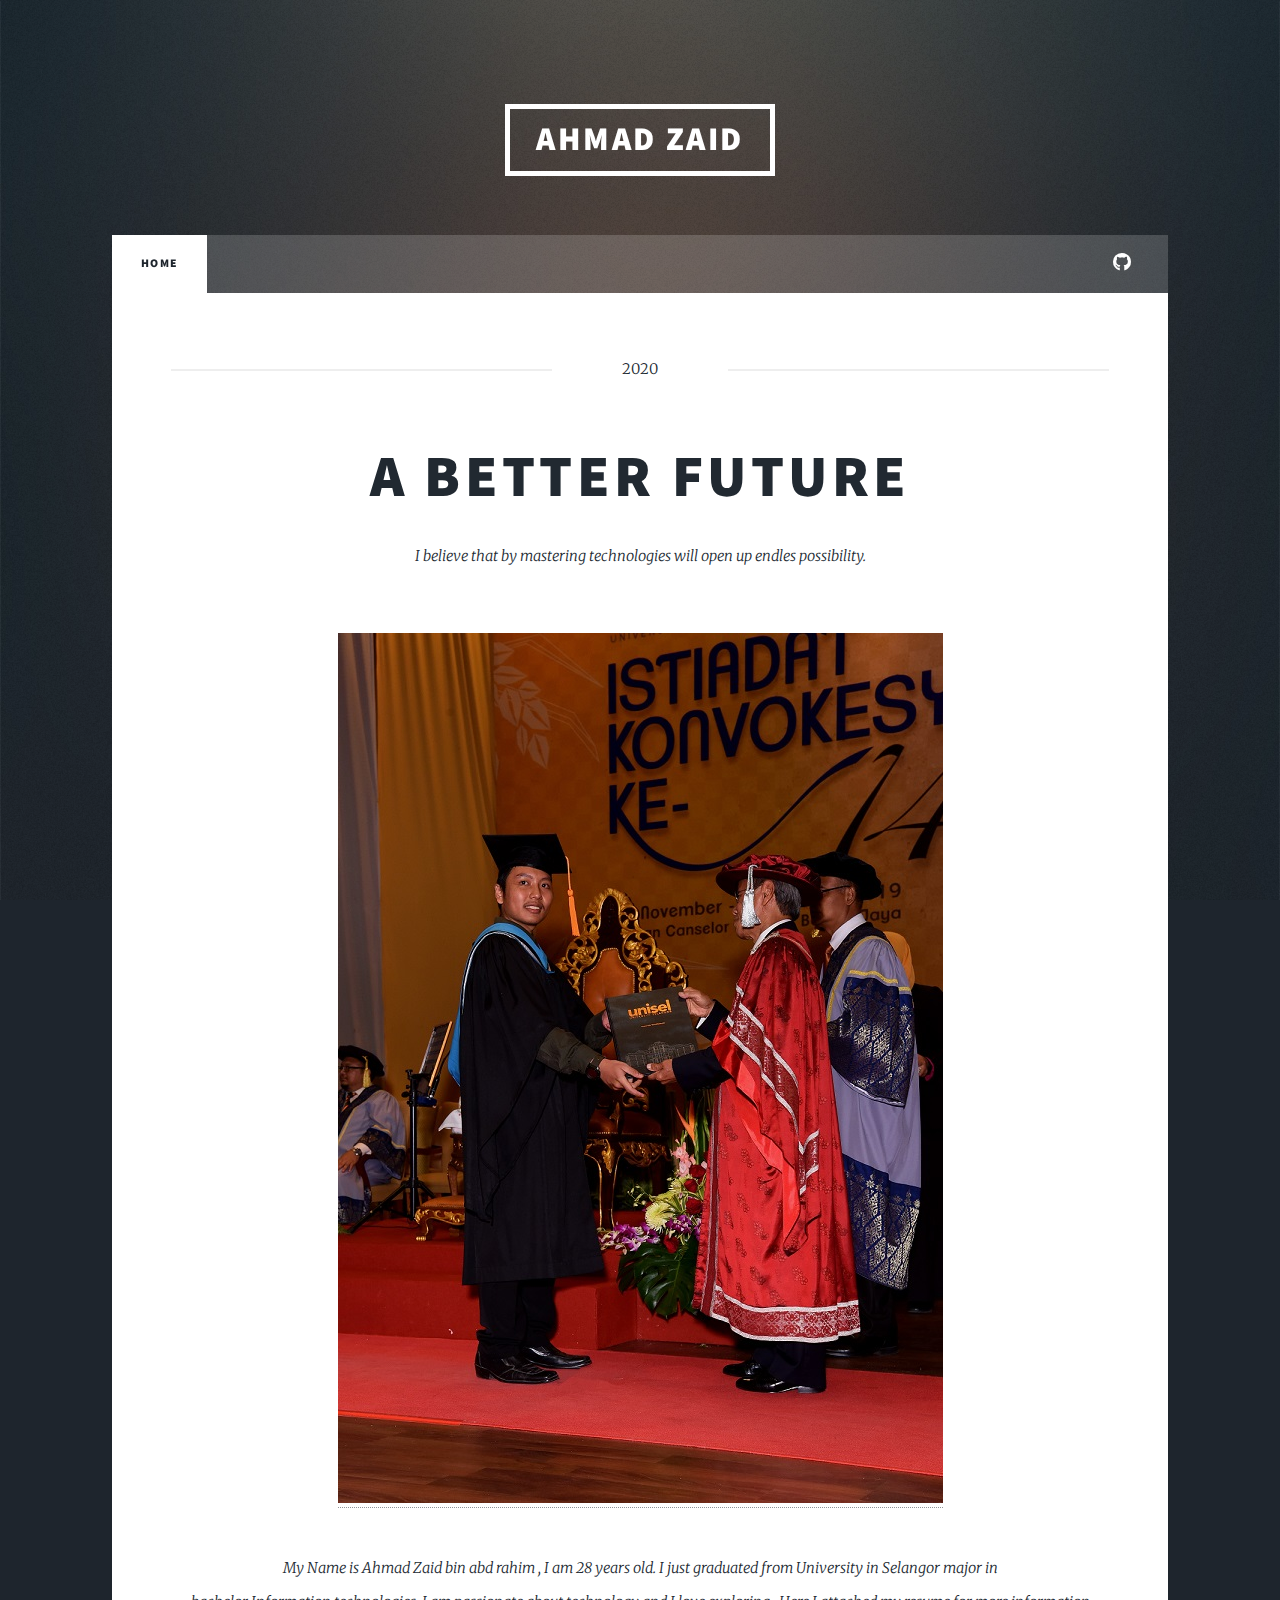
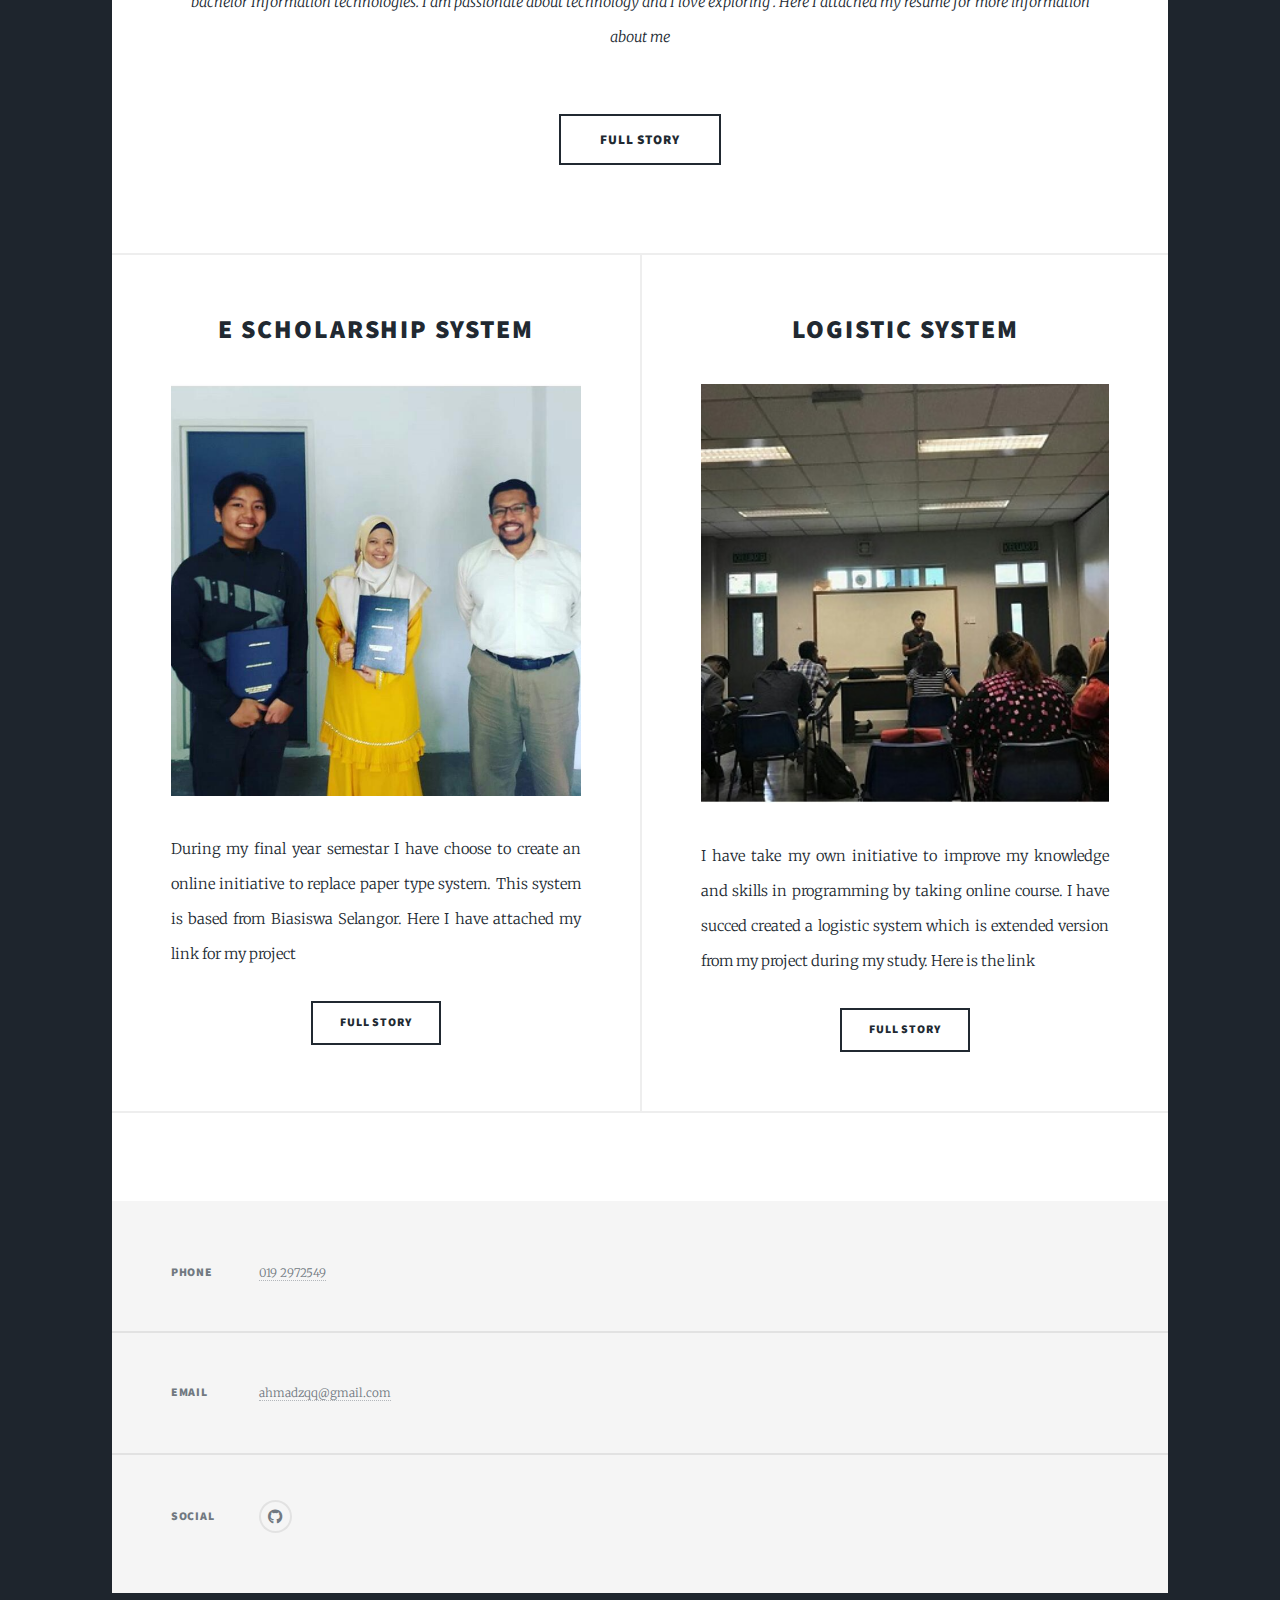
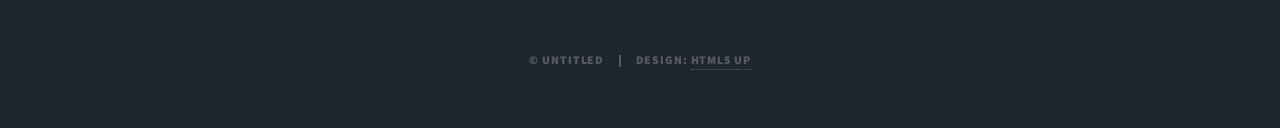
<file: html5up-massively/index.html>
<!DOCTYPE HTML>
<!--
	Massively by HTML5 UP
	html5up.net | @ajlkn
	Free for personal and commercial use under the CCA 3.0 license (html5up.net/license)
-->
<html>
	<head>
		<title>Portfolio Zaid</title>
		<meta charset="utf-8" />
		<meta name="viewport" content="width=device-width, initial-scale=1, user-scalable=no" />
		<link rel="stylesheet" href="assets/css/main.css" />
		<noscript><link rel="stylesheet" href="assets/css/noscript.css" /></noscript>
	</head>
	<body class="is-preload">

		<!-- Wrapper -->
			<div id="wrapper" class="fade-in">

				<!-- Intro -->
				

				<!-- Header -->
					<header id="header">
						<a class="logo">Ahmad ZAID</a>
					</header>

				<!-- Nav -->
					<nav id="nav">
						<ul class="links">
							<li class="active"><a href="index.html">Home</a></li>
						
						</ul>
						<ul class="icons">
							
							<li><a href="https://github.com/Azkuu" class="icon brands fa-github"><span class="label">GitHub</span></a></li>
						</ul>
					</nav>

				<!-- Main -->
					<div id="main">

						<!-- Featured Post -->
							<article class="post featured">
								<header class="major">
									<span class="date" > 2020</span>
									<h2><a > A Better Future </a></h2>
									<p> I believe that by mastering technologies  will open up endles possibility.</p>
								</header>
								<a  class="image1 main"><img src="images/gmbr2.JPG" alt="" /></a>
								<header class="major">
									<p><br> My Name is Ahmad Zaid bin abd rahim , I am 28 years old. I just graduated from University in Selangor major in <br>
										bachelor Information technologies. I am passionate about technology and I love exploring . Here I attached my resume for more information about me  </p>
								</header>
								<ul class="actions special">
									<li><a href="generic.html" class="button large">Full Story</a></li>
								</ul>
							</article>

						<!-- Posts -->
							<section class="posts">
								<article>
									<header>
										
										<h2><a >E scholarship System<br />
										</a></h2>
									</header>
									<a  class="image fit"><img src="images/gmb3.jpg" alt="" /></a>
									<p>During my final year semestar I have choose to create an online initiative to replace paper type system. This system is based from Biasiswa Selangor. Here I have attached my link for my project</p>
									<ul class="actions special">
										<li><a href="https://drive.google.com/open?id=1b6j8flL1Jwz5FkhTB4nR2PXMJtQEc34V" class="button">Full Story</a></li>
									</ul>
								</article>
								<article>
									<header>
										
										<h2><a >Logistic System</h2>
									</header>
									<a  class="image fit"><img src="images/gmbr4.jpg" alt="" /></a>
									<p>I have take my own initiative to improve my knowledge and skills in programming by taking online course. I have succed created a logistic system which is extended version from my project during my study. Here is the link</p>
									<ul class="actions special">
										<li><a href="https://github.com/Azkuu" class="button">Full Story</a></li>
									</ul>
								</article>
							
							</section>

						<!-- Footer -->
							<footer>
							
							</footer>

					</div>

				<!-- Footer -->
					<footer id="footer">
						
						<section class="split contact">
						
							<section>
								<h3>Phone</h3>
								<p><a href="#">019 2972549</a></p>
							</section>
							<section>
								<h3>Email</h3>
								<p><a >ahmadzqq@gmail.com</a></p>
							</section>
							<section>
								<h3>Social</h3>
								<ul class="icons alt">
							
									<li><a href="https://github.com/Azkuu" class="icon brands alt fa-github"><span class="label">GitHub</span></a></li>
								</ul>
							</section>
						</section>
					</footer>

				<!-- Copyright -->
					<div id="copyright">
						<ul><li>&copy; Untitled</li><li>Design: <a href="https://html5up.net">HTML5 UP</a></li></ul>
					</div>

			</div>

		<!-- Scripts -->
			<script src="assets/js/jquery.min.js"></script>
			<script src="assets/js/jquery.scrollex.min.js"></script>
			<script src="assets/js/jquery.scrolly.min.js"></script>
			<script src="assets/js/browser.min.js"></script>
			<script src="assets/js/breakpoints.min.js"></script>
			<script src="assets/js/util.js"></script>
			<script src="assets/js/main.js"></script>

	</body>
</html>
</file>
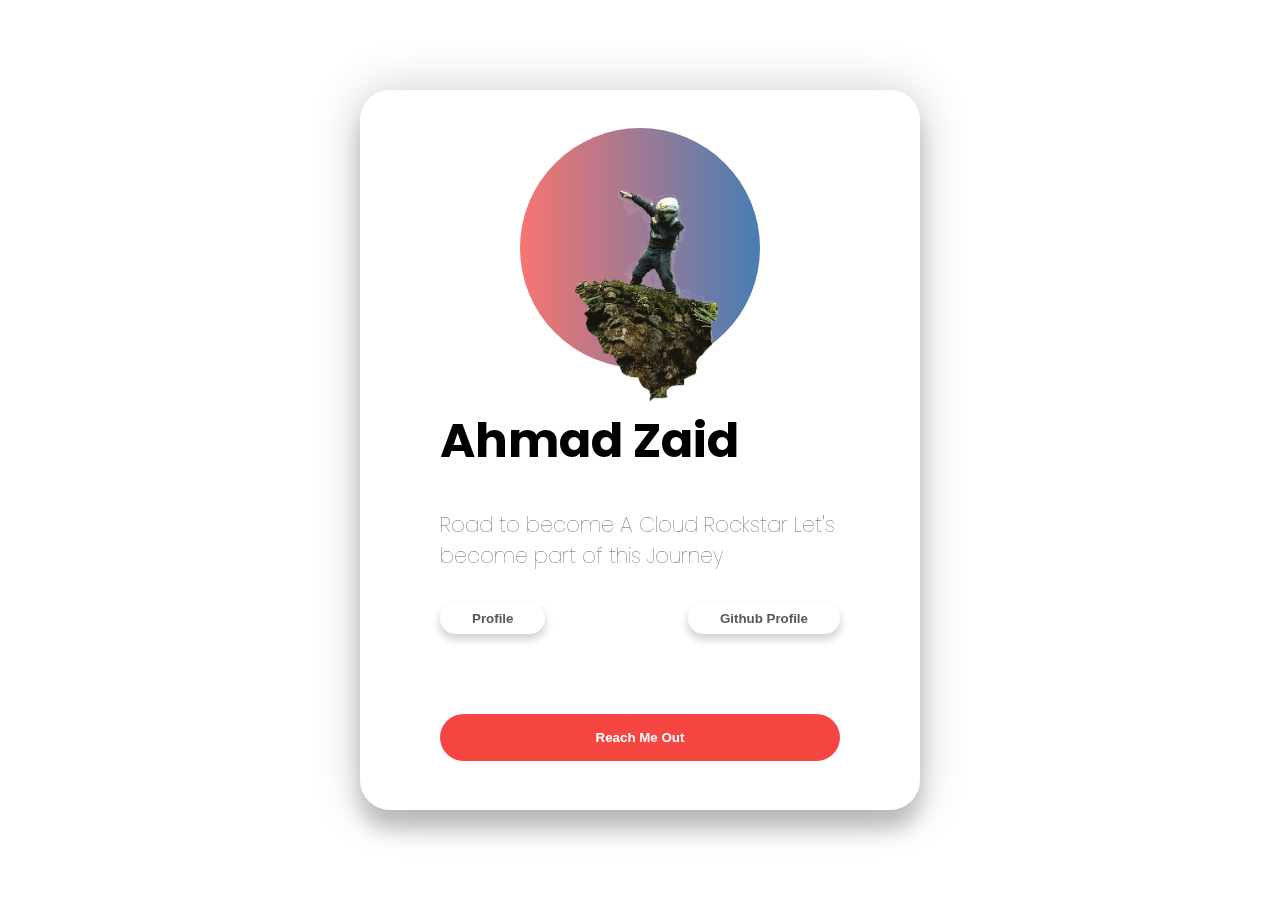
<file: profile/index.html>
<!DOCTYPE html>
<html lang="en">
<head>
    <meta charset="UTF-8">
    <meta name="viewport" content="width=device-width, initial-scale=1.0">
    <title>Zaid Profile</title>
    <link href="https://fonts.googleapis.com/css2?family=Poppins:wght@400;500&display=swap" rel="stylesheet">
   <link rel="stylesheet" href="./style.css">
</head>
<body>
    <div class="container-fluid">
        <div class="card">
            <div class="sneaker">
                <div class="circle"></div>
                <img src="./zaid.PNG" alt="adidas">
            </div>
            <div class="info">
                <h1 class="title">Ahmad Zaid</h1>
                <h3> Road to become A Cloud Rockstar  Let's become part of this Journey</h3>
                <div class="sizes">
                    <button  onclick="location.href='profilezaid.html'" type="button"> Profile</button>
                    <button  onclick="location.href='https://github.com/zaid757'" type="button"> Github Profile</button>


                </div>
                <div class="purchase">
                    <button onclick="location.href='mailto:ahmadzqq@email.com'">Reach Me Out</button>
                </div>
            </div>
        </div>
    </div>
    <script src="./app.js"></script>
</body>
</html>
</file>
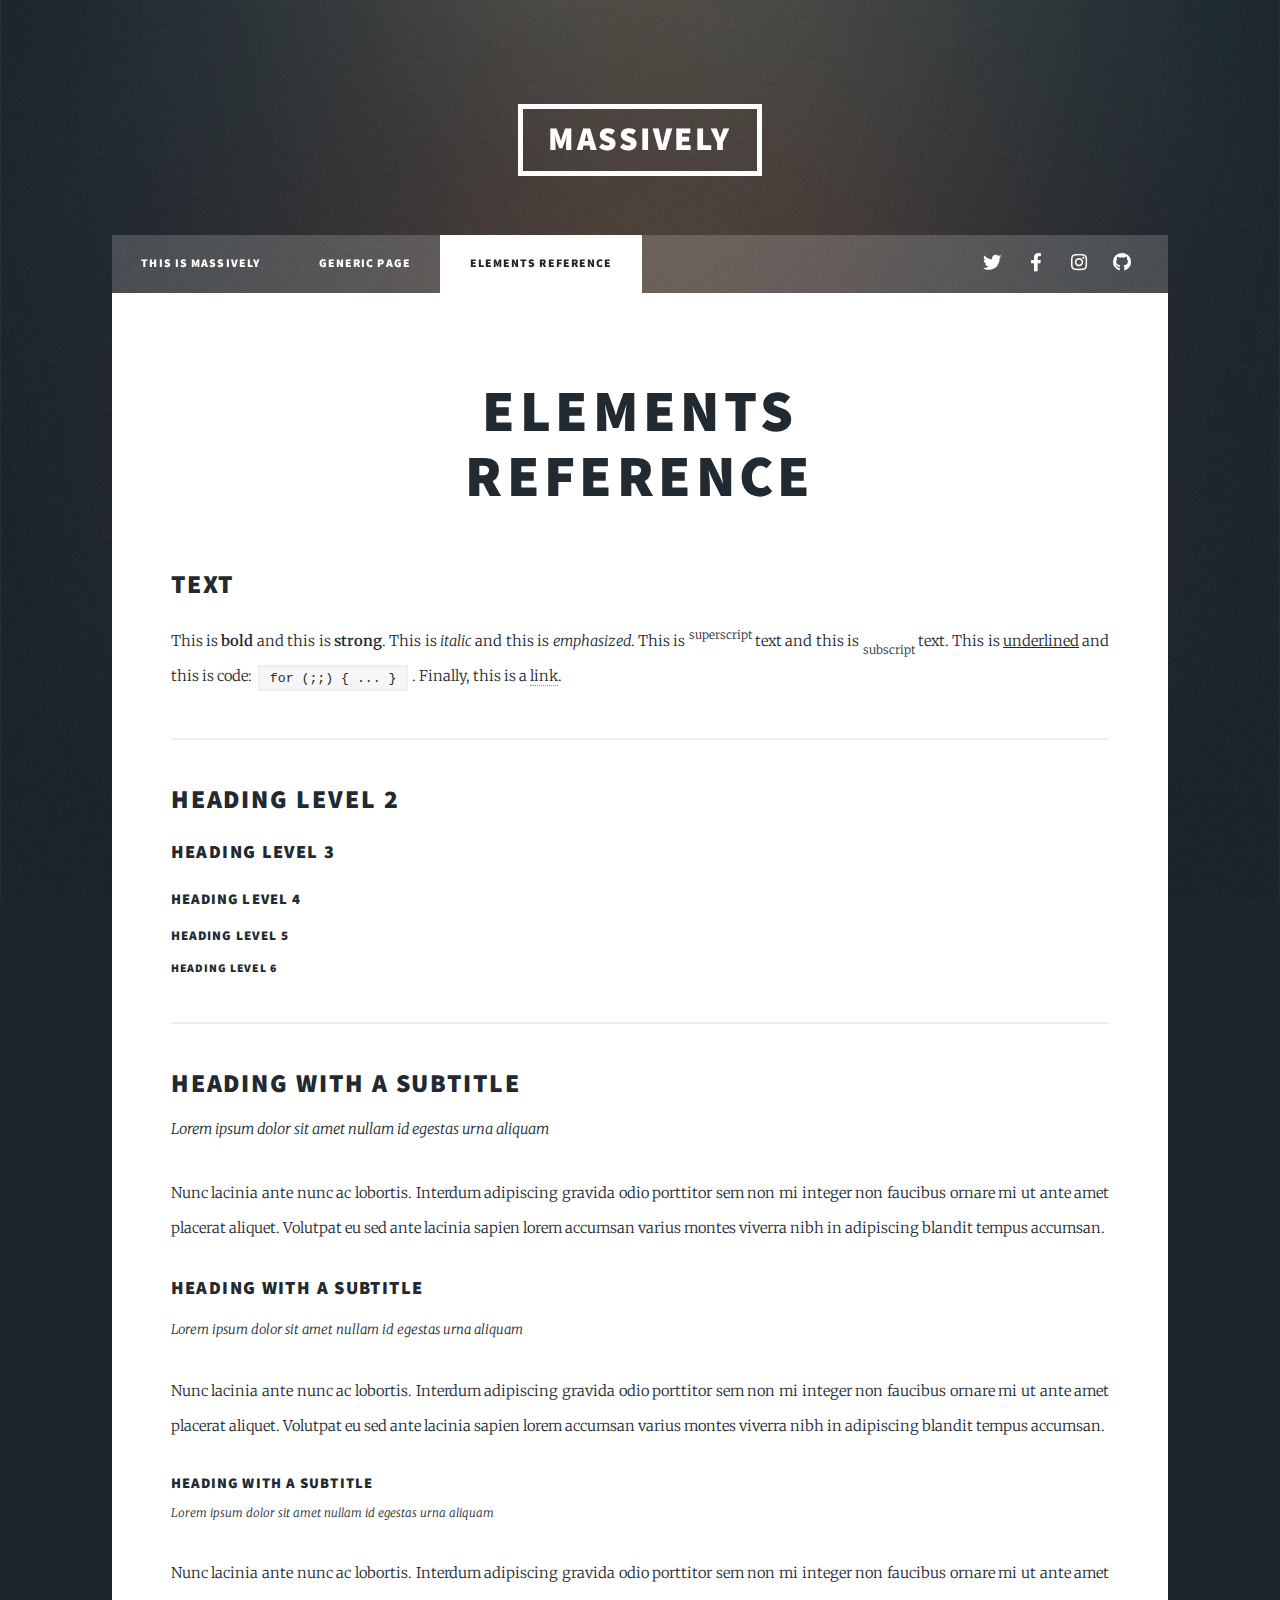
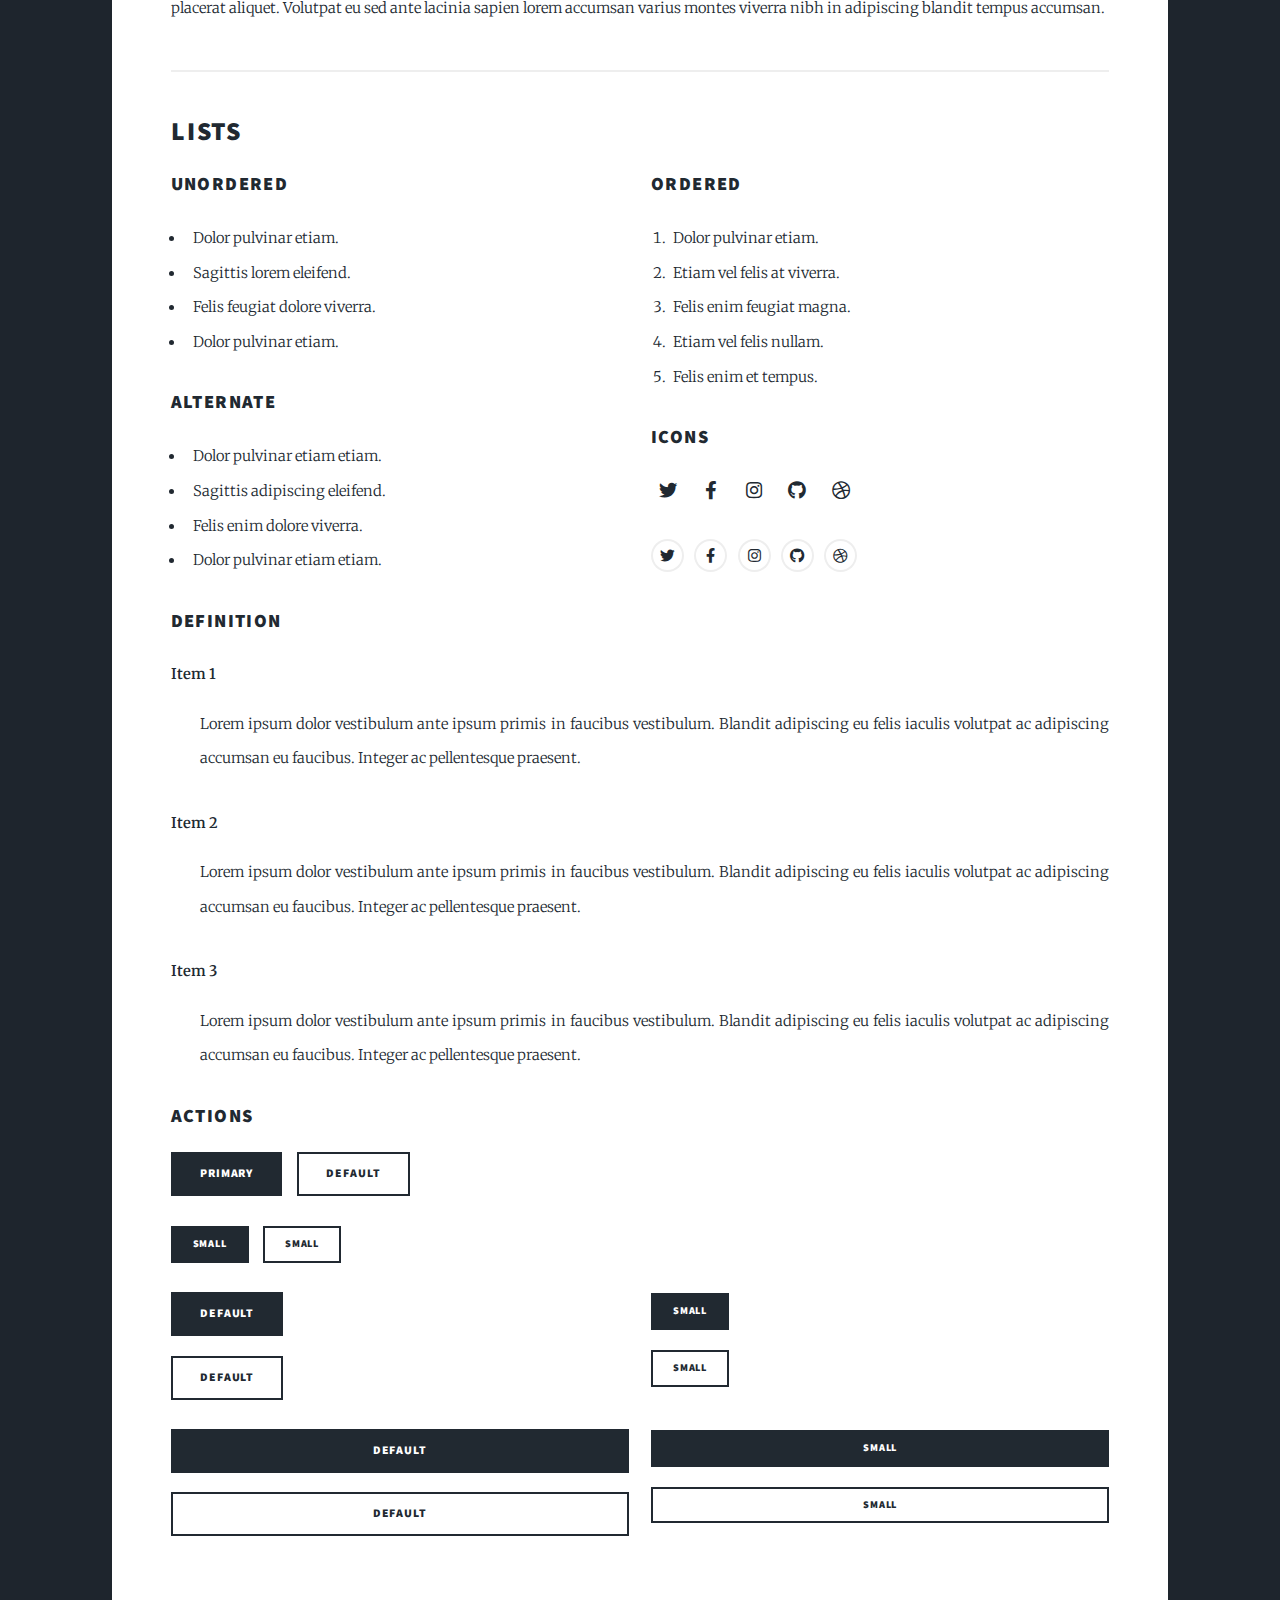
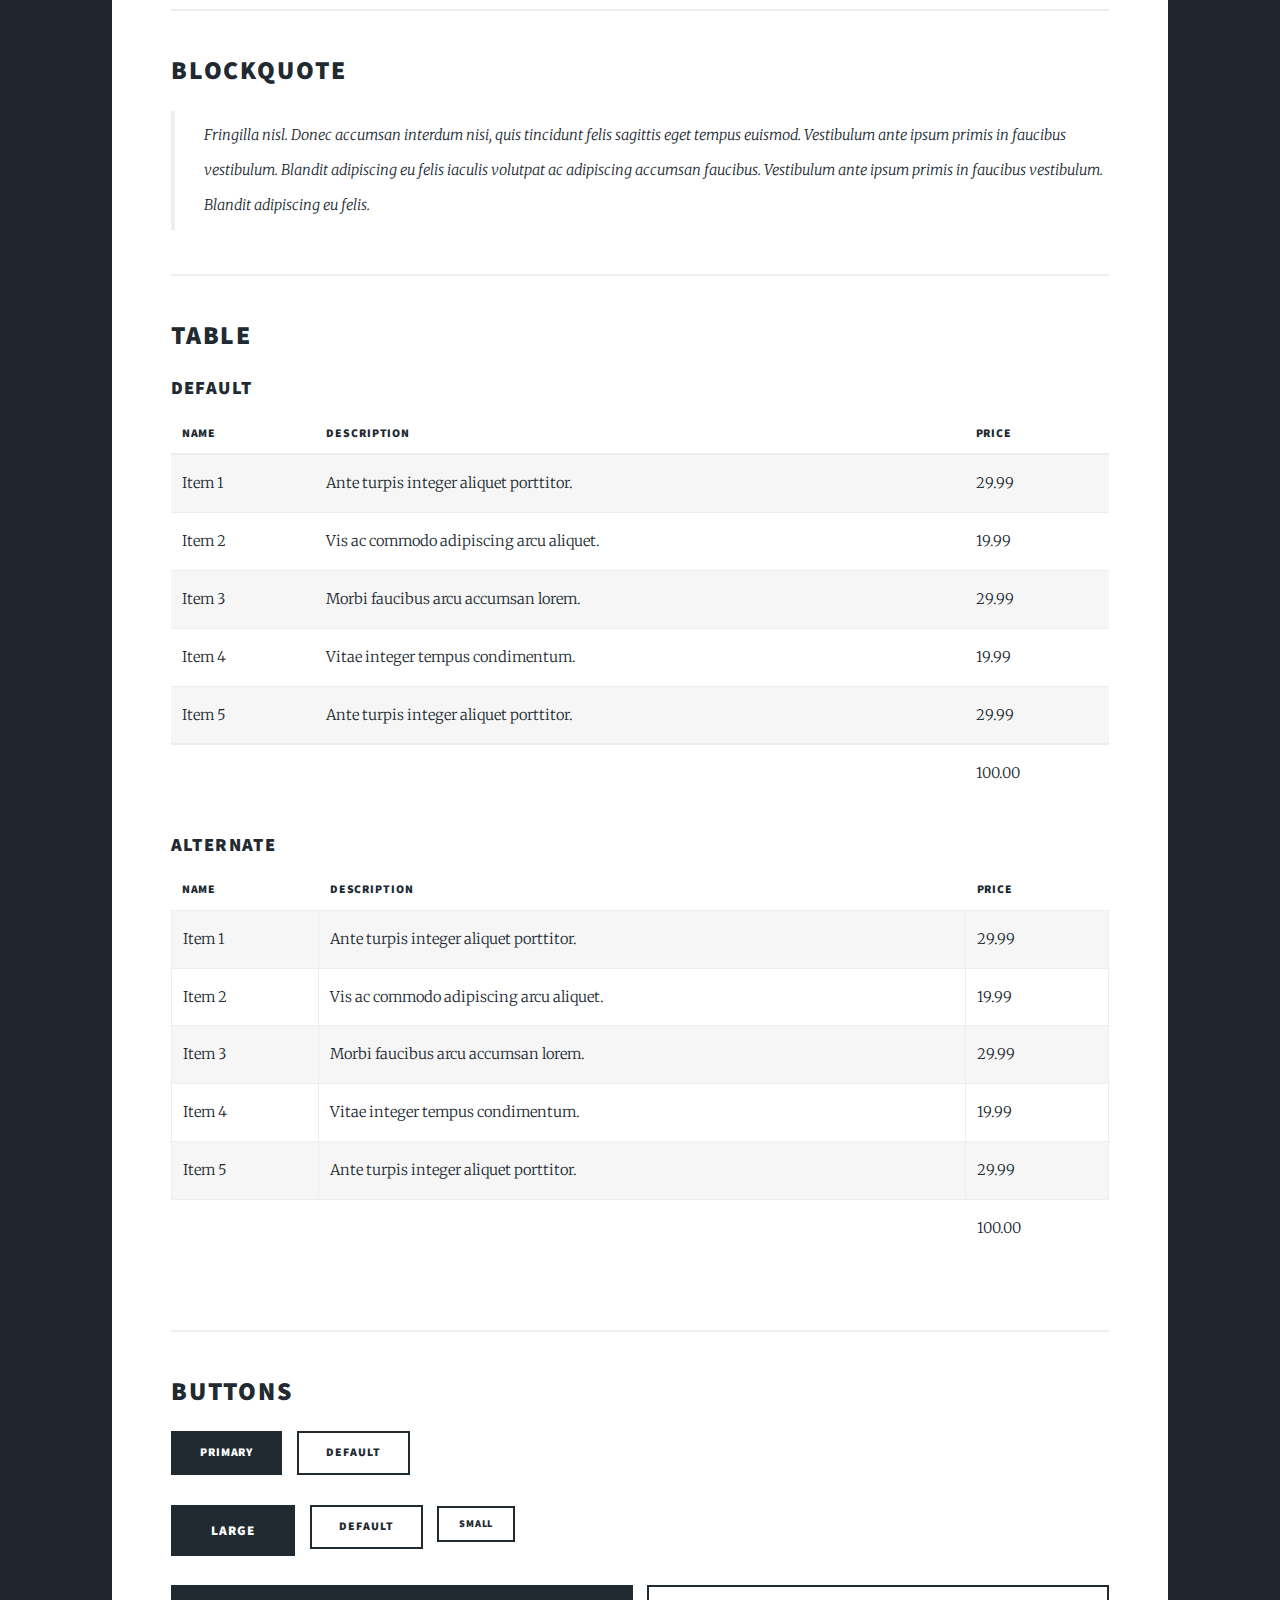
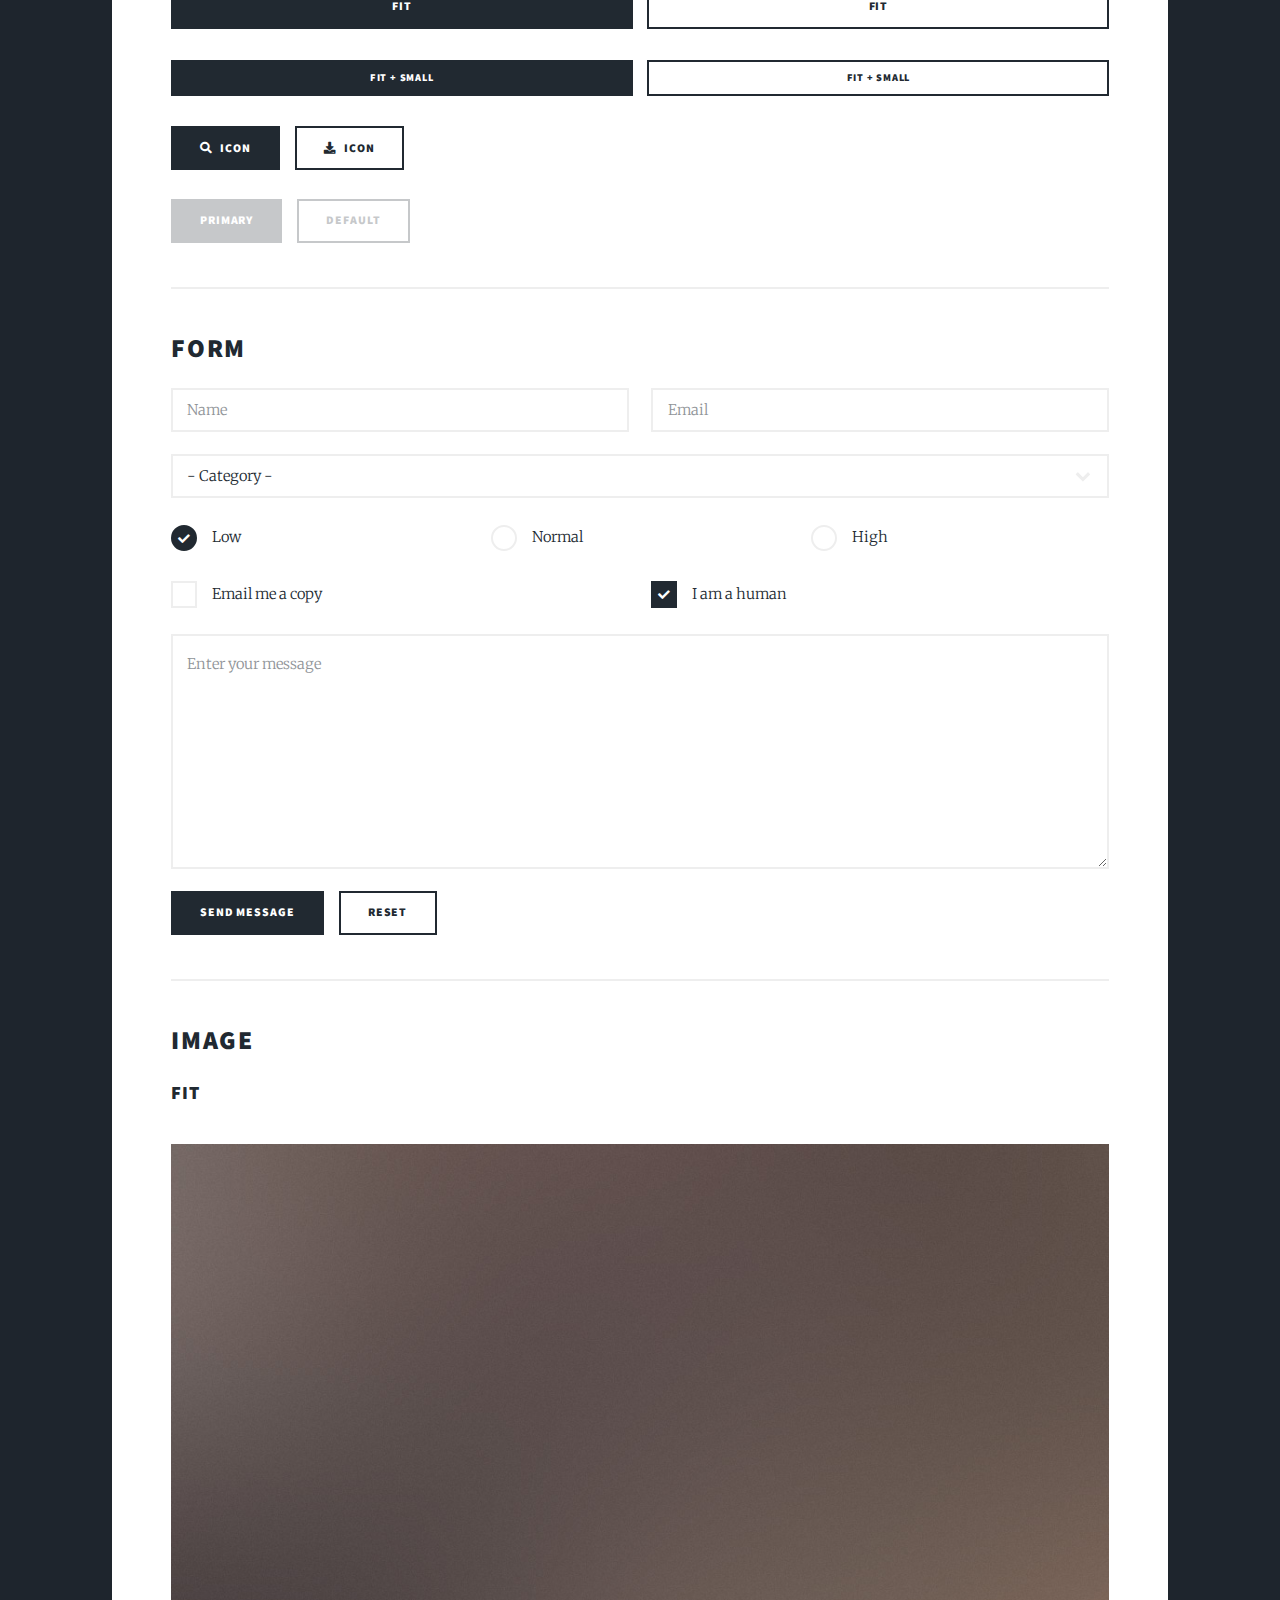
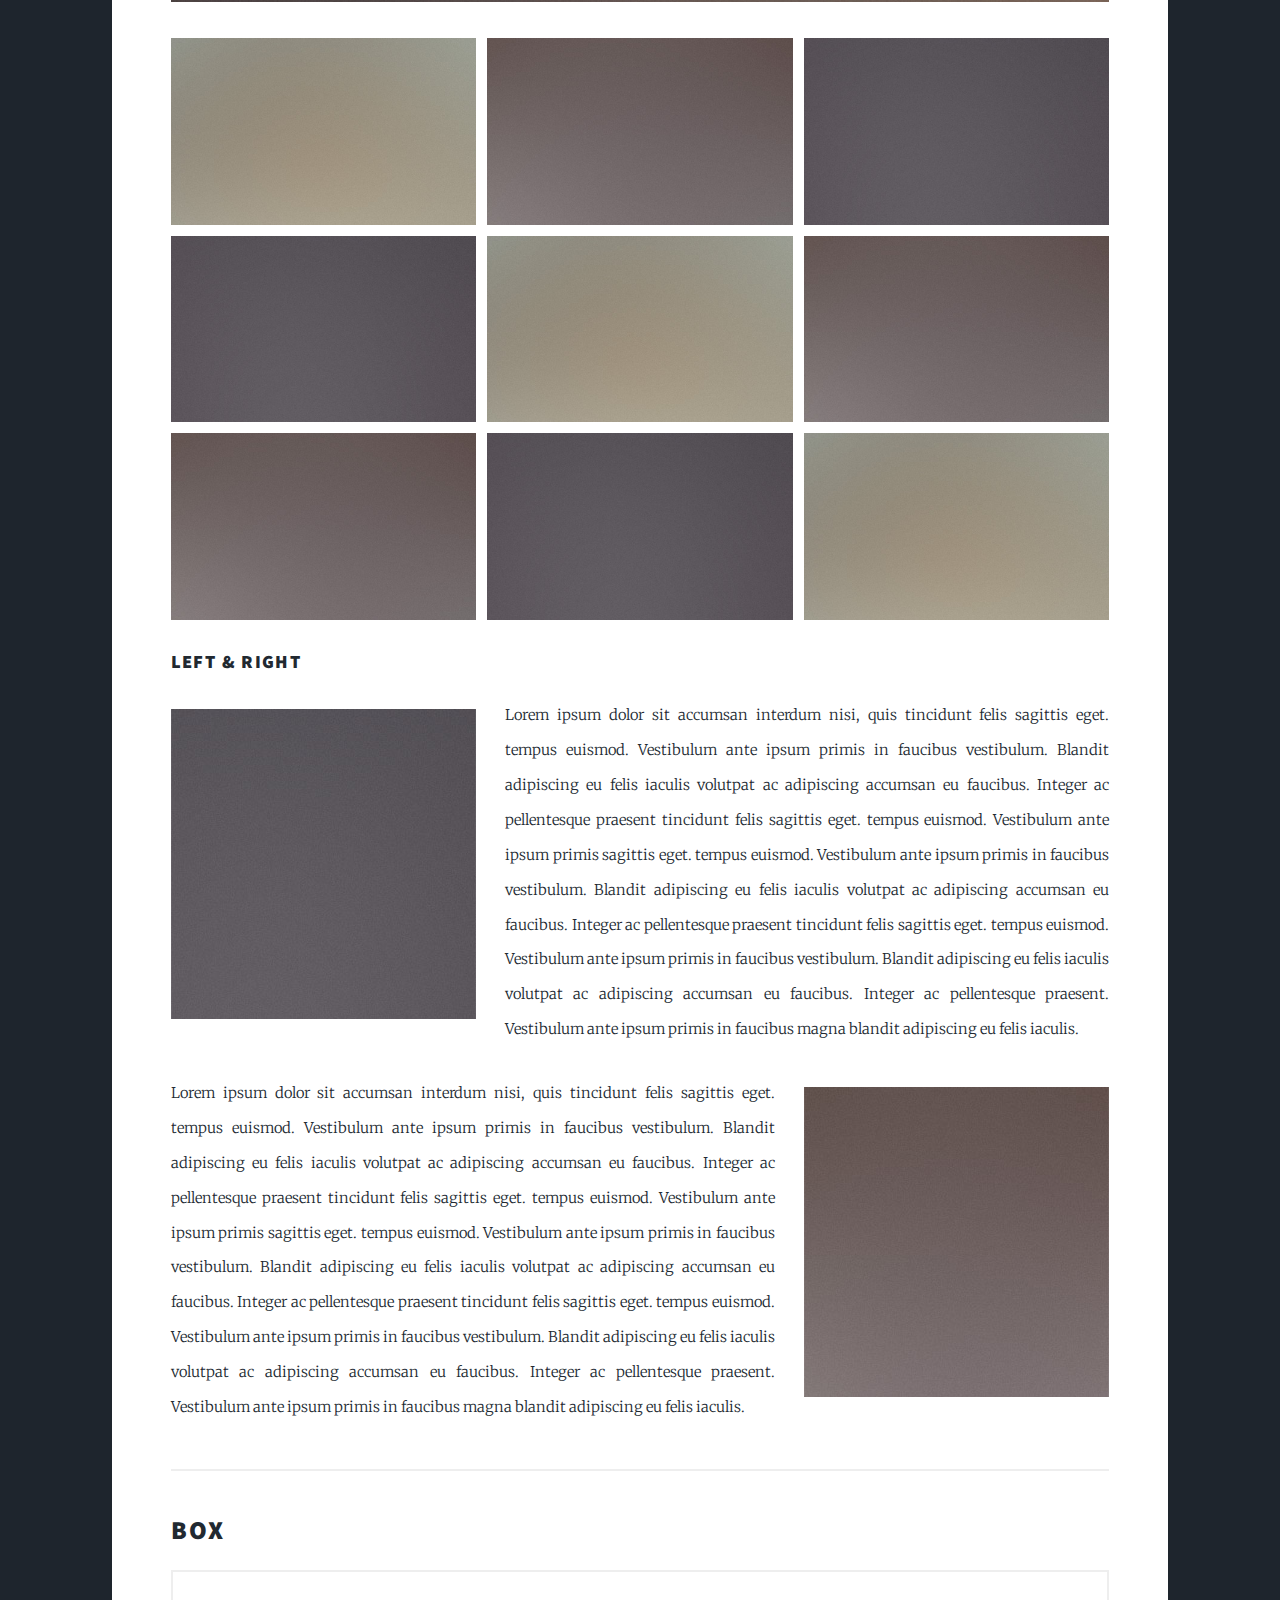
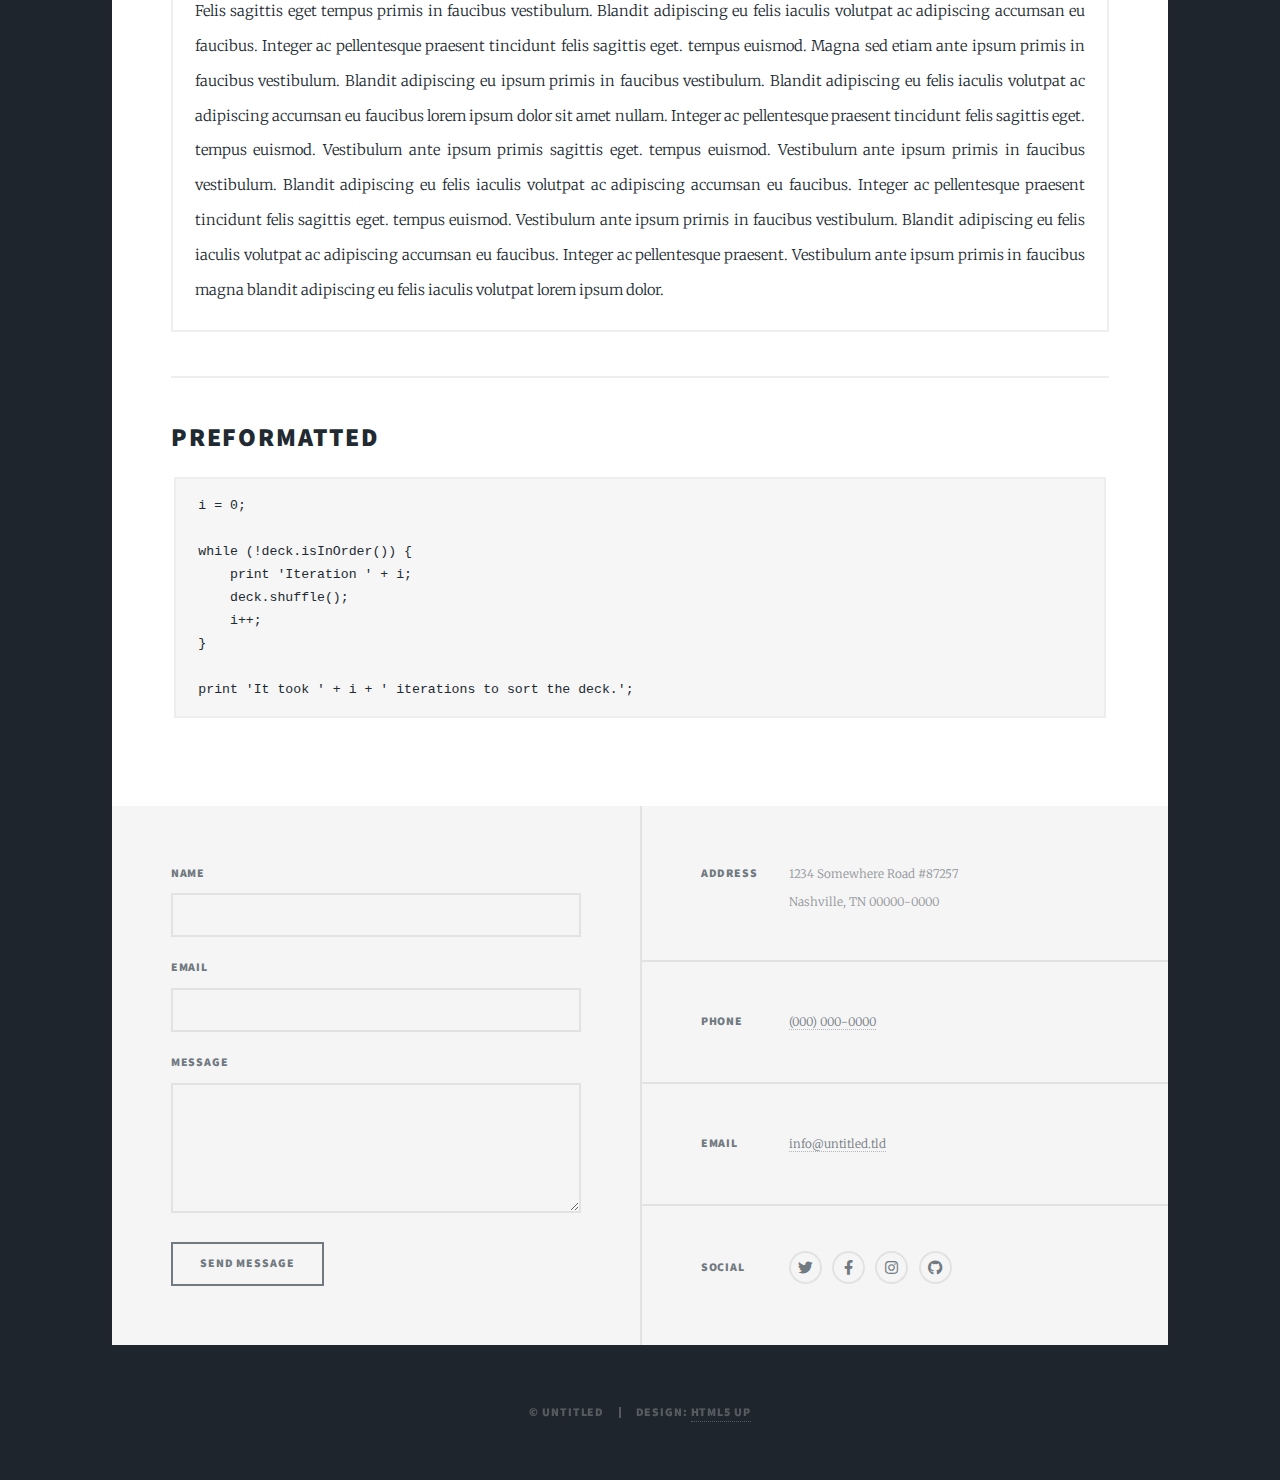
<file: elements.html>
<!DOCTYPE HTML>
<!--
	Massively by HTML5 UP
	html5up.net | @ajlkn
	Free for personal and commercial use under the CCA 3.0 license (html5up.net/license)
-->
<html>
	<head>
		<title>Elements Reference - Massively by HTML5 UP</title>
		<meta charset="utf-8" />
		<meta name="viewport" content="width=device-width, initial-scale=1, user-scalable=no" />
		<link rel="stylesheet" href="assets/css/main.css" />
		<noscript><link rel="stylesheet" href="assets/css/noscript.css" /></noscript>
	</head>
	<body class="is-preload">

		<!-- Wrapper -->
			<div id="wrapper">

				<!-- Header -->
					<header id="header">
						<a href="index.html" class="logo">Massively</a>
					</header>

				<!-- Nav -->
					<nav id="nav">
						<ul class="links">
							<li><a href="index.html">This is Massively</a></li>
							<li><a href="generic.html">Generic Page</a></li>
							<li class="active"><a href="elements.html">Elements Reference</a></li>
						</ul>
						<ul class="icons">
							<li><a href="#" class="icon brands fa-twitter"><span class="label">Twitter</span></a></li>
							<li><a href="#" class="icon brands fa-facebook-f"><span class="label">Facebook</span></a></li>
							<li><a href="#" class="icon brands fa-instagram"><span class="label">Instagram</span></a></li>
							<li><a href="#" class="icon brands fa-github"><span class="label">GitHub</span></a></li>
						</ul>
					</nav>

				<!-- Main -->
					<div id="main">

						<!-- Post -->
							<section class="post">
								<header class="major">
									<h1>Elements<br />
									Reference</h1>
								</header>

								<!-- Text stuff -->
									<h2>Text</h2>
									<p>This is <b>bold</b> and this is <strong>strong</strong>. This is <i>italic</i> and this is <em>emphasized</em>.
									This is <sup>superscript</sup> text and this is <sub>subscript</sub> text.
									This is <u>underlined</u> and this is code: <code>for (;;) { ... }</code>.
									Finally, this is a <a href="#">link</a>.</p>
									<hr />
									<h2>Heading Level 2</h2>
									<h3>Heading Level 3</h3>
									<h4>Heading Level 4</h4>
									<h5>Heading Level 5</h5>
									<h6>Heading Level 6</h6>
									<hr />
									<header>
										<h2>Heading with a Subtitle</h2>
										<p>Lorem ipsum dolor sit amet nullam id egestas urna aliquam</p>
									</header>
									<p>Nunc lacinia ante nunc ac lobortis. Interdum adipiscing gravida odio porttitor sem non mi integer non faucibus ornare mi ut ante amet placerat aliquet. Volutpat eu sed ante lacinia sapien lorem accumsan varius montes viverra nibh in adipiscing blandit tempus accumsan.</p>
									<header>
										<h3>Heading with a Subtitle</h3>
										<p>Lorem ipsum dolor sit amet nullam id egestas urna aliquam</p>
									</header>
									<p>Nunc lacinia ante nunc ac lobortis. Interdum adipiscing gravida odio porttitor sem non mi integer non faucibus ornare mi ut ante amet placerat aliquet. Volutpat eu sed ante lacinia sapien lorem accumsan varius montes viverra nibh in adipiscing blandit tempus accumsan.</p>
									<header>
										<h4>Heading with a Subtitle</h4>
										<p>Lorem ipsum dolor sit amet nullam id egestas urna aliquam</p>
									</header>
									<p>Nunc lacinia ante nunc ac lobortis. Interdum adipiscing gravida odio porttitor sem non mi integer non faucibus ornare mi ut ante amet placerat aliquet. Volutpat eu sed ante lacinia sapien lorem accumsan varius montes viverra nibh in adipiscing blandit tempus accumsan.</p>

									<hr />

								<!-- Lists -->
									<h2>Lists</h2>
									<div class="row">
										<div class="col-6 col-12-small">

											<h3>Unordered</h3>
											<ul>
												<li>Dolor pulvinar etiam.</li>
												<li>Sagittis lorem eleifend.</li>
												<li>Felis feugiat dolore viverra.</li>
												<li>Dolor pulvinar etiam.</li>
											</ul>

											<h3>Alternate</h3>
											<ul class="alt">
												<li>Dolor pulvinar etiam etiam.</li>
												<li>Sagittis adipiscing eleifend.</li>
												<li>Felis enim dolore viverra.</li>
												<li>Dolor pulvinar etiam etiam.</li>
											</ul>

										</div>
										<div class="col-6 col-12-small">

											<h3>Ordered</h3>
											<ol>
												<li>Dolor pulvinar etiam.</li>
												<li>Etiam vel felis at viverra.</li>
												<li>Felis enim feugiat magna.</li>
												<li>Etiam vel felis nullam.</li>
												<li>Felis enim et tempus.</li>
											</ol>

											<h3>Icons</h3>
											<ul class="icons">
												<li><a href="#" class="icon brands fa-twitter"><span class="label">Twitter</span></a></li>
												<li><a href="#" class="icon brands fa-facebook-f"><span class="label">Facebook</span></a></li>
												<li><a href="#" class="icon brands fa-instagram"><span class="label">Instagram</span></a></li>
												<li><a href="#" class="icon brands fa-github"><span class="label">Github</span></a></li>
												<li><a href="#" class="icon brands fa-dribbble"><span class="label">Dribbble</span></a></li>
											</ul>
											<ul class="icons alt">
												<li><a href="#" class="icon brands alt fa-twitter"><span class="label">Twitter</span></a></li>
												<li><a href="#" class="icon brands alt fa-facebook-f"><span class="label">Facebook</span></a></li>
												<li><a href="#" class="icon brands alt fa-instagram"><span class="label">Instagram</span></a></li>
												<li><a href="#" class="icon brands alt fa-github"><span class="label">Github</span></a></li>
												<li><a href="#" class="icon brands alt fa-dribbble"><span class="label">Dribbble</span></a></li>
											</ul>

										</div>
									</div>
									<h3>Definition</h3>
									<dl>
										<dt>Item 1</dt>
										<dd>
											<p>Lorem ipsum dolor vestibulum ante ipsum primis in faucibus vestibulum. Blandit adipiscing eu felis iaculis volutpat ac adipiscing accumsan eu faucibus. Integer ac pellentesque praesent.</p>
										</dd>
										<dt>Item 2</dt>
										<dd>
											<p>Lorem ipsum dolor vestibulum ante ipsum primis in faucibus vestibulum. Blandit adipiscing eu felis iaculis volutpat ac adipiscing accumsan eu faucibus. Integer ac pellentesque praesent.</p>
										</dd>
										<dt>Item 3</dt>
										<dd>
											<p>Lorem ipsum dolor vestibulum ante ipsum primis in faucibus vestibulum. Blandit adipiscing eu felis iaculis volutpat ac adipiscing accumsan eu faucibus. Integer ac pellentesque praesent.</p>
										</dd>
									</dl>

									<h3>Actions</h3>
									<ul class="actions">
										<li><a href="#" class="button primary">Primary</a></li>
										<li><a href="#" class="button">Default</a></li>
									</ul>
									<ul class="actions small">
										<li><a href="#" class="button primary small">Small</a></li>
										<li><a href="#" class="button small">Small</a></li>
									</ul>
									<div class="row">
										<div class="col-6 col-12-small">
											<ul class="actions stacked">
												<li><a href="#" class="button primary">Default</a></li>
												<li><a href="#" class="button">Default</a></li>
											</ul>
										</div>
										<div class="col-6 col-12-small">
											<ul class="actions stacked">
												<li><a href="#" class="button primary small">Small</a></li>
												<li><a href="#" class="button small">Small</a></li>
											</ul>
										</div>
									</div>
									<div class="row">
										<div class="col-6 col-12-small">
											<ul class="actions stacked">
												<li><a href="#" class="button primary fit">Default</a></li>
												<li><a href="#" class="button fit">Default</a></li>
											</ul>
										</div>
										<div class="col-6 col-12-small">
											<ul class="actions stacked">
												<li><a href="#" class="button primary small fit">Small</a></li>
												<li><a href="#" class="button small fit">Small</a></li>
											</ul>
										</div>
									</div>

									<hr />

								<!-- Blockquote -->
									<h2>Blockquote</h2>
									<blockquote>Fringilla nisl. Donec accumsan interdum nisi, quis tincidunt felis sagittis eget tempus euismod. Vestibulum ante ipsum primis in faucibus vestibulum. Blandit adipiscing eu felis iaculis volutpat ac adipiscing accumsan faucibus. Vestibulum ante ipsum primis in faucibus vestibulum. Blandit adipiscing eu felis.</blockquote>

									<hr />

								<!-- Table -->
									<h2>Table</h2>

									<h3>Default</h3>
									<div class="table-wrapper">
										<table>
											<thead>
												<tr>
													<th>Name</th>
													<th>Description</th>
													<th>Price</th>
												</tr>
											</thead>
											<tbody>
												<tr>
													<td>Item 1</td>
													<td>Ante turpis integer aliquet porttitor.</td>
													<td>29.99</td>
												</tr>
												<tr>
													<td>Item 2</td>
													<td>Vis ac commodo adipiscing arcu aliquet.</td>
													<td>19.99</td>
												</tr>
												<tr>
													<td>Item 3</td>
													<td> Morbi faucibus arcu accumsan lorem.</td>
													<td>29.99</td>
												</tr>
												<tr>
													<td>Item 4</td>
													<td>Vitae integer tempus condimentum.</td>
													<td>19.99</td>
												</tr>
												<tr>
													<td>Item 5</td>
													<td>Ante turpis integer aliquet porttitor.</td>
													<td>29.99</td>
												</tr>
											</tbody>
											<tfoot>
												<tr>
													<td colspan="2"></td>
													<td>100.00</td>
												</tr>
											</tfoot>
										</table>
									</div>

									<h3>Alternate</h3>
									<div class="table-wrapper">
										<table class="alt">
											<thead>
												<tr>
													<th>Name</th>
													<th>Description</th>
													<th>Price</th>
												</tr>
											</thead>
											<tbody>
												<tr>
													<td>Item 1</td>
													<td>Ante turpis integer aliquet porttitor.</td>
													<td>29.99</td>
												</tr>
												<tr>
													<td>Item 2</td>
													<td>Vis ac commodo adipiscing arcu aliquet.</td>
													<td>19.99</td>
												</tr>
												<tr>
													<td>Item 3</td>
													<td> Morbi faucibus arcu accumsan lorem.</td>
													<td>29.99</td>
												</tr>
												<tr>
													<td>Item 4</td>
													<td>Vitae integer tempus condimentum.</td>
													<td>19.99</td>
												</tr>
												<tr>
													<td>Item 5</td>
													<td>Ante turpis integer aliquet porttitor.</td>
													<td>29.99</td>
												</tr>
											</tbody>
											<tfoot>
												<tr>
													<td colspan="2"></td>
													<td>100.00</td>
												</tr>
											</tfoot>
										</table>
									</div>

									<hr />

								<!-- Buttons -->
									<h2>Buttons</h2>
									<ul class="actions">
										<li><a href="#" class="button primary">Primary</a></li>
										<li><a href="#" class="button">Default</a></li>
									</ul>
									<ul class="actions">
										<li><a href="#" class="button primary large">Large</a></li>
										<li><a href="#" class="button">Default</a></li>
										<li><a href="#" class="button small">Small</a></li>
									</ul>
									<ul class="actions fit">
										<li><a href="#" class="button primary fit">Fit</a></li>
										<li><a href="#" class="button fit">Fit</a></li>
									</ul>
									<ul class="actions fit small">
										<li><a href="#" class="button primary fit small">Fit + Small</a></li>
										<li><a href="#" class="button fit small">Fit + Small</a></li>
									</ul>
									<ul class="actions">
										<li><a href="#" class="button primary icon solid fa-search">Icon</a></li>
										<li><a href="#" class="button icon solid fa-download">Icon</a></li>
									</ul>
									<ul class="actions">
										<li><span class="button primary disabled">Primary</span></li>
										<li><span class="button disabled">Default</span></li>
									</ul>

									<hr />

								<!-- Form -->
									<h2>Form</h2>

									<form method="post" action="#">
										<div class="row gtr-uniform">
											<div class="col-6 col-12-xsmall">
												<input type="text" name="demo-name" id="demo-name" value="" placeholder="Name" />
											</div>
											<div class="col-6 col-12-xsmall">
												<input type="email" name="demo-email" id="demo-email" value="" placeholder="Email" />
											</div>
											<!-- Break -->
											<div class="col-12">
												<select name="demo-category" id="demo-category">
													<option value="">- Category -</option>
													<option value="1">Manufacturing</option>
													<option value="1">Shipping</option>
													<option value="1">Administration</option>
													<option value="1">Human Resources</option>
												</select>
											</div>
											<!-- Break -->
											<div class="col-4 col-12-small">
												<input type="radio" id="demo-priority-low" name="demo-priority" checked>
												<label for="demo-priority-low">Low</label>
											</div>
											<div class="col-4 col-12-small">
												<input type="radio" id="demo-priority-normal" name="demo-priority">
												<label for="demo-priority-normal">Normal</label>
											</div>
											<div class="col-4 col-12-small">
												<input type="radio" id="demo-priority-high" name="demo-priority">
												<label for="demo-priority-high">High</label>
											</div>
											<!-- Break -->
											<div class="col-6 col-12-small">
												<input type="checkbox" id="demo-copy" name="demo-copy">
												<label for="demo-copy">Email me a copy</label>
											</div>
											<div class="col-6 col-12-small">
												<input type="checkbox" id="demo-human" name="demo-human" checked>
												<label for="demo-human">I am a human</label>
											</div>
											<!-- Break -->
											<div class="col-12">
												<textarea name="demo-message" id="demo-message" placeholder="Enter your message" rows="6"></textarea>
											</div>
											<!-- Break -->
											<div class="col-12">
												<ul class="actions">
													<li><input type="submit" value="Send Message" class="primary" /></li>
													<li><input type="reset" value="Reset" /></li>
												</ul>
											</div>
										</div>
									</form>

									<hr />

								<!-- Image -->
									<h2>Image</h2>

									<h3>Fit</h3>
									<span class="image fit"><img src="images/pic01.jpg" alt="" /></span>
									<div class="box alt">
										<div class="row gtr-50 gtr-uniform">
											<div class="col-4"><span class="image fit"><img src="images/pic02.jpg" alt="" /></span></div>
											<div class="col-4"><span class="image fit"><img src="images/pic03.jpg" alt="" /></span></div>
											<div class="col-4"><span class="image fit"><img src="images/pic04.jpg" alt="" /></span></div>
											<!-- Break -->
											<div class="col-4"><span class="image fit"><img src="images/pic04.jpg" alt="" /></span></div>
											<div class="col-4"><span class="image fit"><img src="images/pic02.jpg" alt="" /></span></div>
											<div class="col-4"><span class="image fit"><img src="images/pic03.jpg" alt="" /></span></div>
											<!-- Break -->
											<div class="col-4"><span class="image fit"><img src="images/pic03.jpg" alt="" /></span></div>
											<div class="col-4"><span class="image fit"><img src="images/pic04.jpg" alt="" /></span></div>
											<div class="col-4"><span class="image fit"><img src="images/pic02.jpg" alt="" /></span></div>
										</div>
									</div>

									<h3>Left &amp; Right</h3>
									<p><span class="image left"><img src="images/pic08.jpg" alt="" /></span>Lorem ipsum dolor sit accumsan interdum nisi, quis tincidunt felis sagittis eget. tempus euismod. Vestibulum ante ipsum primis in faucibus vestibulum. Blandit adipiscing eu felis iaculis volutpat ac adipiscing accumsan eu faucibus. Integer ac pellentesque praesent tincidunt felis sagittis eget. tempus euismod. Vestibulum ante ipsum primis sagittis eget. tempus euismod. Vestibulum ante ipsum primis in faucibus vestibulum. Blandit adipiscing eu felis iaculis volutpat ac adipiscing accumsan eu faucibus. Integer ac pellentesque praesent tincidunt felis sagittis eget. tempus euismod. Vestibulum ante ipsum primis in faucibus vestibulum. Blandit adipiscing eu felis iaculis volutpat ac adipiscing accumsan eu faucibus. Integer ac pellentesque praesent. Vestibulum ante ipsum primis in faucibus magna blandit adipiscing eu felis iaculis.</p>
									<p><span class="image right"><img src="images/pic09.jpg" alt="" /></span>Lorem ipsum dolor sit accumsan interdum nisi, quis tincidunt felis sagittis eget. tempus euismod. Vestibulum ante ipsum primis in faucibus vestibulum. Blandit adipiscing eu felis iaculis volutpat ac adipiscing accumsan eu faucibus. Integer ac pellentesque praesent tincidunt felis sagittis eget. tempus euismod. Vestibulum ante ipsum primis sagittis eget. tempus euismod. Vestibulum ante ipsum primis in faucibus vestibulum. Blandit adipiscing eu felis iaculis volutpat ac adipiscing accumsan eu faucibus. Integer ac pellentesque praesent tincidunt felis sagittis eget. tempus euismod. Vestibulum ante ipsum primis in faucibus vestibulum. Blandit adipiscing eu felis iaculis volutpat ac adipiscing accumsan eu faucibus. Integer ac pellentesque praesent. Vestibulum ante ipsum primis in faucibus magna blandit adipiscing eu felis iaculis.</p>

									<hr />

								<!-- Box -->
									<h2>Box</h2>
									<div class="box">
										<p>Felis sagittis eget tempus primis in faucibus vestibulum. Blandit adipiscing eu felis iaculis volutpat ac adipiscing accumsan eu faucibus. Integer ac pellentesque praesent tincidunt felis sagittis eget. tempus euismod. Magna sed etiam ante ipsum primis in faucibus vestibulum. Blandit adipiscing eu ipsum primis in faucibus vestibulum. Blandit adipiscing eu felis iaculis volutpat ac adipiscing accumsan eu faucibus lorem ipsum dolor sit amet nullam. Integer ac pellentesque praesent tincidunt felis sagittis eget. tempus euismod. Vestibulum ante ipsum primis sagittis eget. tempus euismod. Vestibulum ante ipsum primis in faucibus vestibulum. Blandit adipiscing eu felis iaculis volutpat ac adipiscing accumsan eu faucibus. Integer ac pellentesque praesent tincidunt felis sagittis eget. tempus euismod. Vestibulum ante ipsum primis in faucibus vestibulum. Blandit adipiscing eu felis iaculis volutpat ac adipiscing accumsan eu faucibus. Integer ac pellentesque praesent. Vestibulum ante ipsum primis in faucibus magna blandit adipiscing eu felis iaculis volutpat lorem ipsum dolor.</p>
									</div>

									<hr />

								<!-- Preformatted Code -->
									<h2>Preformatted</h2>
									<pre><code>i = 0;

while (!deck.isInOrder()) {
    print 'Iteration ' + i;
    deck.shuffle();
    i++;
}

print 'It took ' + i + ' iterations to sort the deck.';
</code></pre>

							</section>

					</div>

				<!-- Footer -->
					<footer id="footer">
						<section>
							<form method="post" action="#">
								<div class="fields">
									<div class="field">
										<label for="name">Name</label>
										<input type="text" name="name" id="name" />
									</div>
									<div class="field">
										<label for="email">Email</label>
										<input type="text" name="email" id="email" />
									</div>
									<div class="field">
										<label for="message">Message</label>
										<textarea name="message" id="message" rows="3"></textarea>
									</div>
								</div>
								<ul class="actions">
									<li><input type="submit" value="Send Message" /></li>
								</ul>
							</form>
						</section>
						<section class="split contact">
							<section class="alt">
								<h3>Address</h3>
								<p>1234 Somewhere Road #87257<br />
								Nashville, TN 00000-0000</p>
							</section>
							<section>
								<h3>Phone</h3>
								<p><a href="#">(000) 000-0000</a></p>
							</section>
							<section>
								<h3>Email</h3>
								<p><a href="#">info@untitled.tld</a></p>
							</section>
							<section>
								<h3>Social</h3>
								<ul class="icons alt">
									<li><a href="#" class="icon brands alt fa-twitter"><span class="label">Twitter</span></a></li>
									<li><a href="#" class="icon brands alt fa-facebook-f"><span class="label">Facebook</span></a></li>
									<li><a href="#" class="icon brands alt fa-instagram"><span class="label">Instagram</span></a></li>
									<li><a href="#" class="icon brands alt fa-github"><span class="label">GitHub</span></a></li>
								</ul>
							</section>
						</section>
					</footer>

				<!-- Copyright -->
					<div id="copyright">
						<ul><li>&copy; Untitled</li><li>Design: <a href="https://html5up.net">HTML5 UP</a></li></ul>
					</div>

			</div>

		<!-- Scripts -->
			<script src="assets/js/jquery.min.js"></script>
			<script src="assets/js/jquery.scrollex.min.js"></script>
			<script src="assets/js/jquery.scrolly.min.js"></script>
			<script src="assets/js/browser.min.js"></script>
			<script src="assets/js/breakpoints.min.js"></script>
			<script src="assets/js/util.js"></script>
			<script src="assets/js/main.js"></script>

	</body>
</html>
</file>
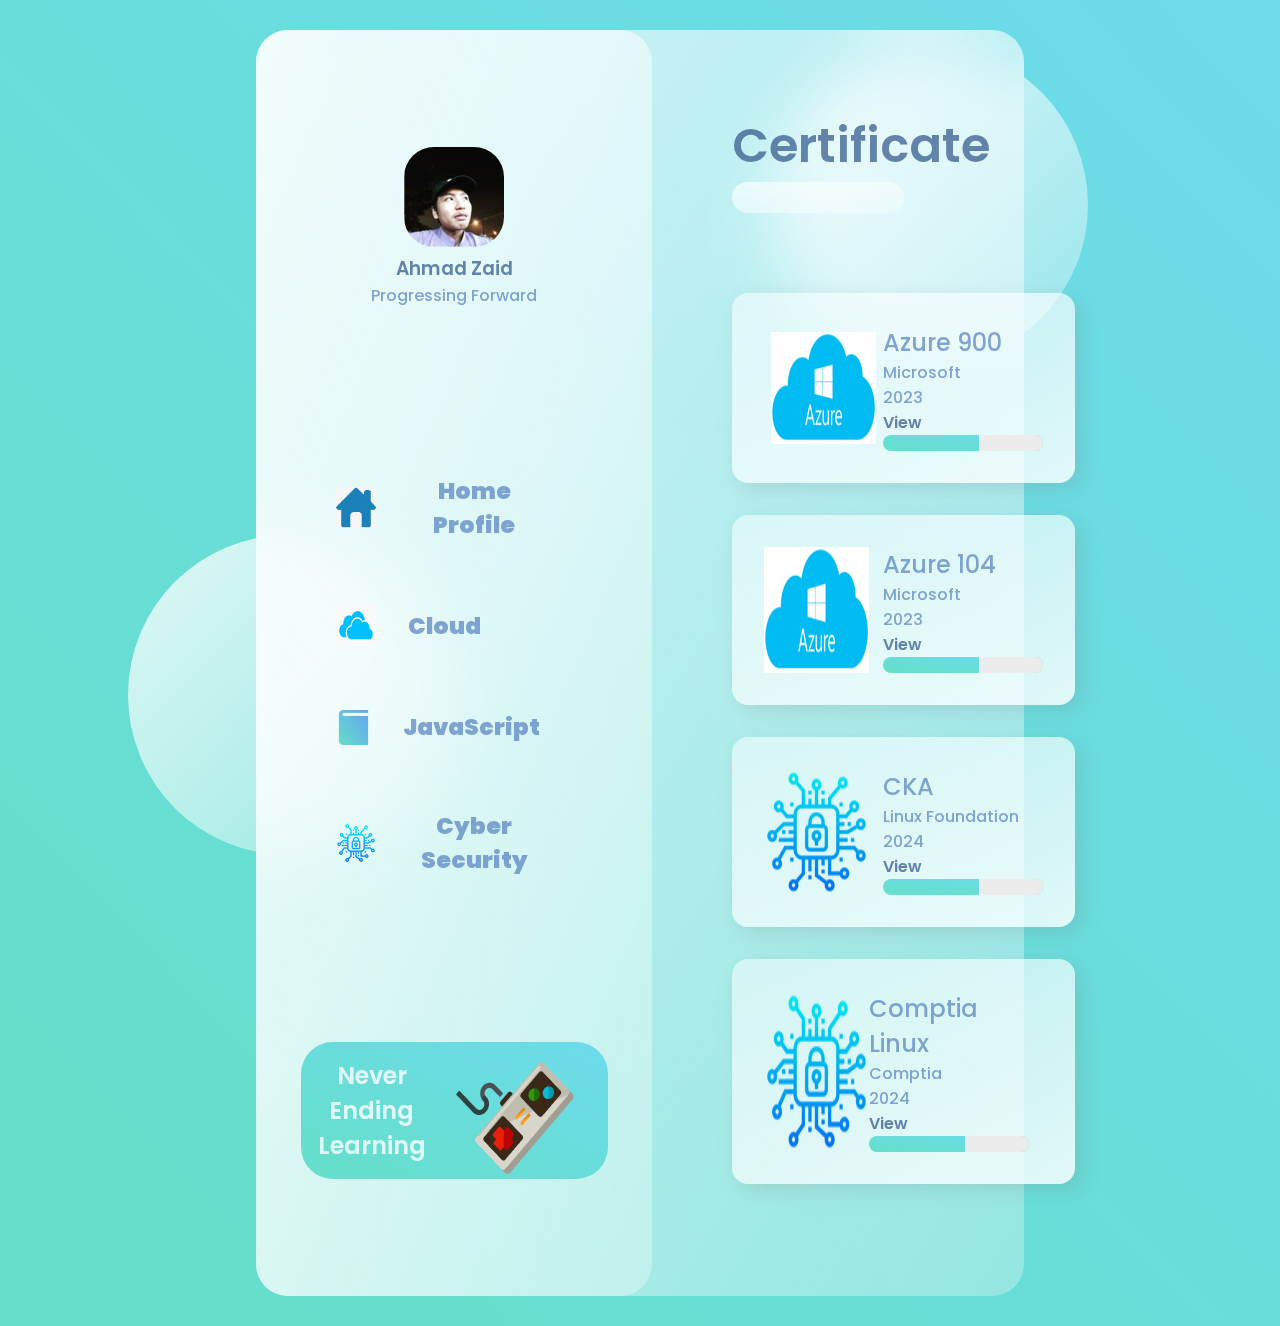
<file: profile/cert.html>
<!DOCTYPE html>
<html lang="en">
  <head>
    <meta charset="UTF-8" />
    <meta name="viewport" content="width=device-width, initial-scale=1.0" />
    <title> Certificate</title>
    <link rel="preconnect" href="https://fonts.gstatic.com" />
    <link
      href="https://fonts.googleapis.com/css2?family=Poppins:wght@400;500;700&display=swap"
      rel="stylesheet"
    />
    <link rel="stylesheet" href="./stylecert.css" />
  </head>
  <body>
    <main>
      <section class="glass">
        <div class="dashboard">
          
          <div class="user">
            <img src="./images/topikecik.jpg" class="corner" alt="" />
            <h3>Ahmad Zaid</h3>
            <p>Progressing Forward</p>
          </div>
          <div class="links">
            <div class="link">
              <img src="./images/home.png" alt="" />
              <a href="/profile/index.html" class="d">Home Profile</a>
            </div>

            <div class="link">
              <img src="./images/cloud.png" alt="" />
              <a href="https://docs.google.com/viewer?url=https://zaid757.github.io/profile/docs/azurecert.pdf" class="d">Cloud</a>
            </div>
            <div class="link">
              <img src="./images/library.png" alt="" />
               <a href="https://docs.google.com/viewer?url=https://zaid757.github.io/profile/docs/Jscert.pdf" class="d">JavaScript</a>
            </div>
            <div class="link">
              <img src="./images/cyber.png" alt="" />
              <a href="https://docs.google.com/viewer?url=https://zaid757.github.io/profile/docs/cybercert.pdf" class="d">Cyber Security</a>
            </div>
        
          </div>
          <div class="pro">
            <h2>Never Ending Learning</h2>
            <img src="./images/controller.png" alt="" />
          </div>
        </div>
        <div class="games">
          <div class="status">
            <h1>Certificate</h1>
            <input type="text" />
          </div>
          
          <div class="cards">
            <div class="card">
              <img class="cer" src="./images/azure.png" alt="" />
              <div class="card-info">
                <h2 href="reference">Azure 900</h2>
                <p>Microsoft</p>
                <p>2023</p>
                <a href="https://docs.google.com/viewer?url=https://zaid757.github.io/profile/docs/azurecert.pdf"> View</a>
                <div class="progress"></div>
              </div>
             
            </div>
            <div class="card">
              <img src="./images/azure.png" alt="" />
              <div class="card-info">
                <h2>Azure 104</h2>
                <p>Microsoft</p>
                <p>2023</p>
                <a href="https://docs.google.com/viewer?url=https://zaid757.github.io/profile/docs/certaz104.pdf"> View</a>
                <div class="progress"></div>
              </div>
              <h2  style="display:none" class="percentage">70%</h2>
            </div>
          

            <div class="card">
              <img src="./images/cyber1.png" alt="" />
              <div class="card-info">
                <h2>CKA </h2>
                <p>Linux Foundation</p>
                <p>2024</p>
                <a href="https://www.credly.com/badges/77430d43-bf19-454a-aa97-b07d748377e3/public_url">View</a>
                <div class="progress"></div>
              </div>
            </div>
            
            <div class="card">
              <img src="./images/cyber1.png" alt="" />
              <div class="card-info">
                <h2>Comptia Linux</h2>
                <p>Comptia</p>
                <p>2024</p>
                <a href="https://www.credly.com/badges/1501e10a-6798-4265-8b76-b68936285d05/public_url">View</a>
                <div class="progress"></div>
              </div>
            </div>
  <!-- 
            <div class="card">
              <img src="./images/cyber1.png" alt="" />
              <div class="card-info">
                <h2>Cyber Security</h2>
                <p>Petronas</p>
                <p>2022</p>
                <a href="https://docs.google.com/viewer?url=https://zaid757.github.io/profile/docs/cybercert.pdf">View</a>
                <div class="progress"></div>
              </div>
            </div>
         
            <div class="card">
              <img src="./images/js.png" alt="" />
              <div class="card-info">
                <h2>JavaScript</h2>
                <p>Mosh</p>
                <p>2019</p>
                <a href="https://docs.google.com/viewer?url=https://zaid757.github.io/profile/docs/Jscert.pdf">View</a>
                <div class="progress"></div>
              </div>
            </div>
-->

          </div>
        </div>
      </section>
    </main>
    <div class="circle1"></div>
    <div class="circle2"></div>
  </body>
</html>
</file>
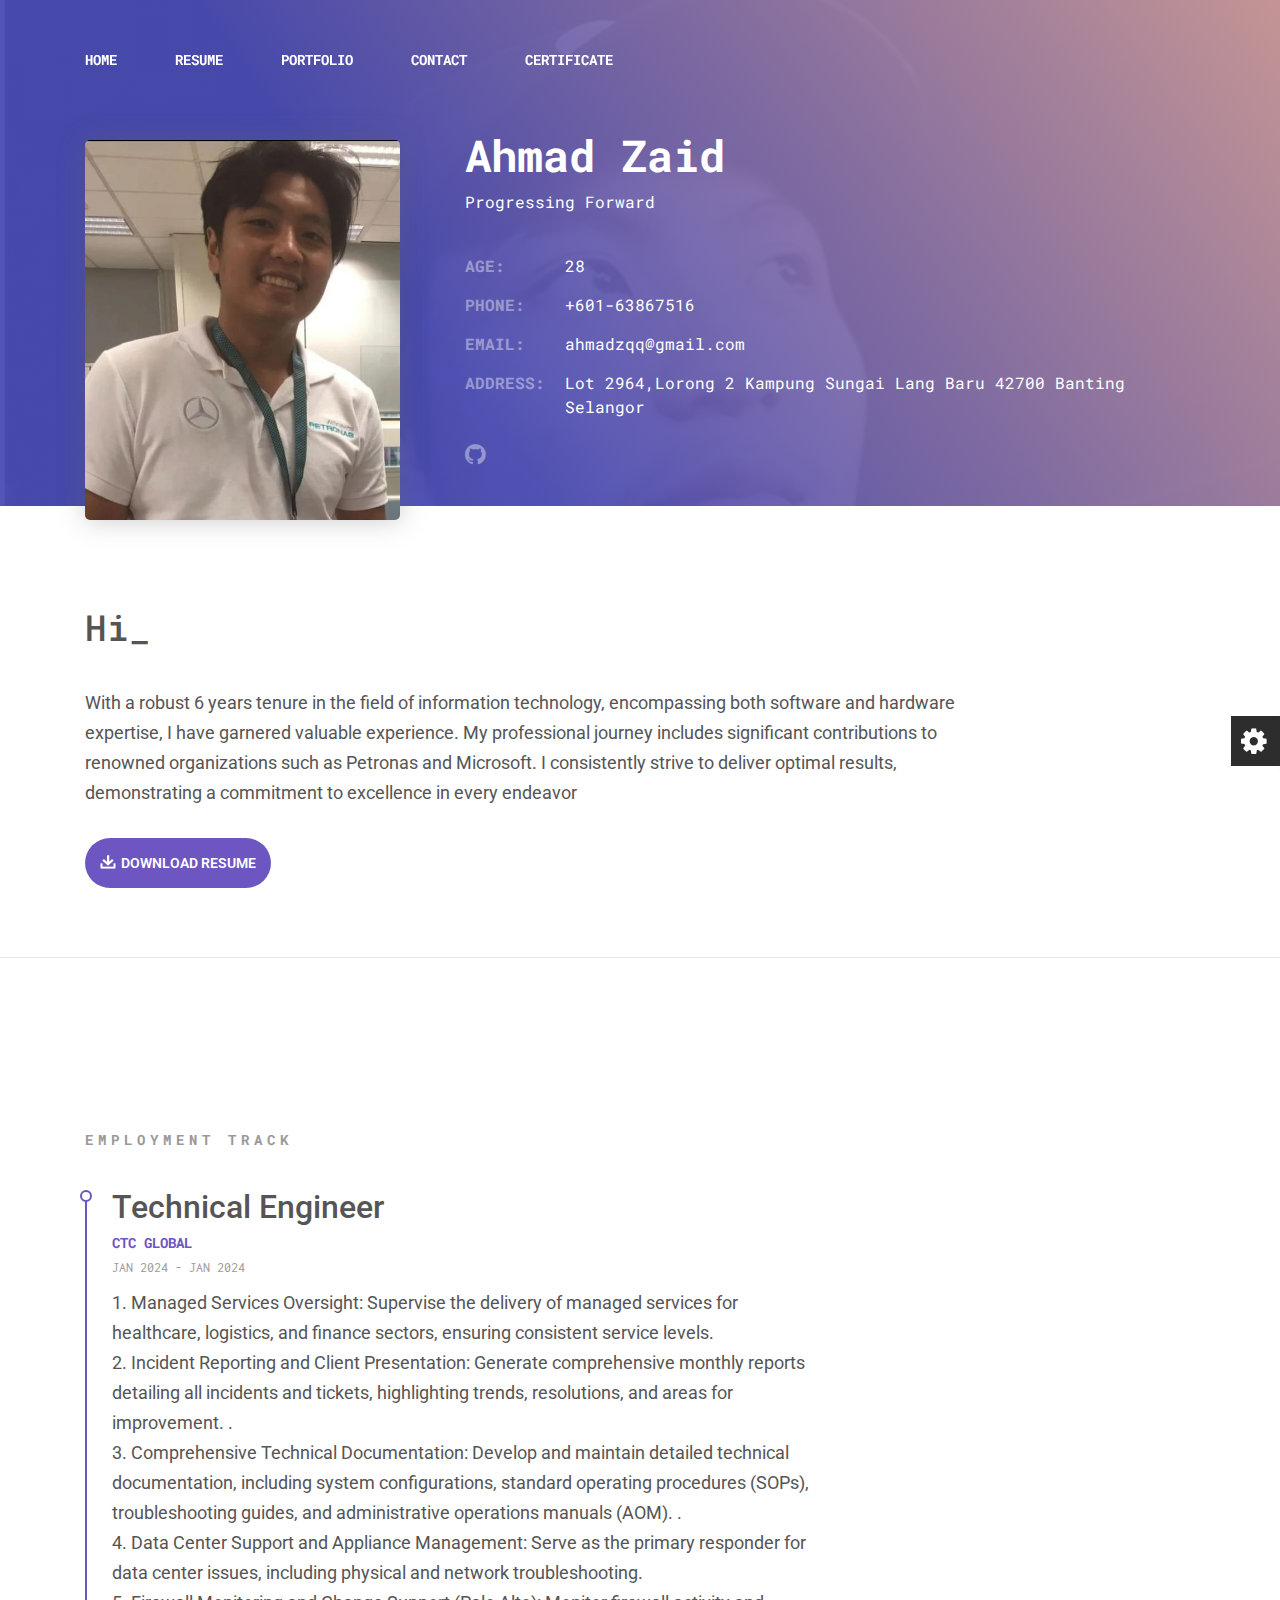
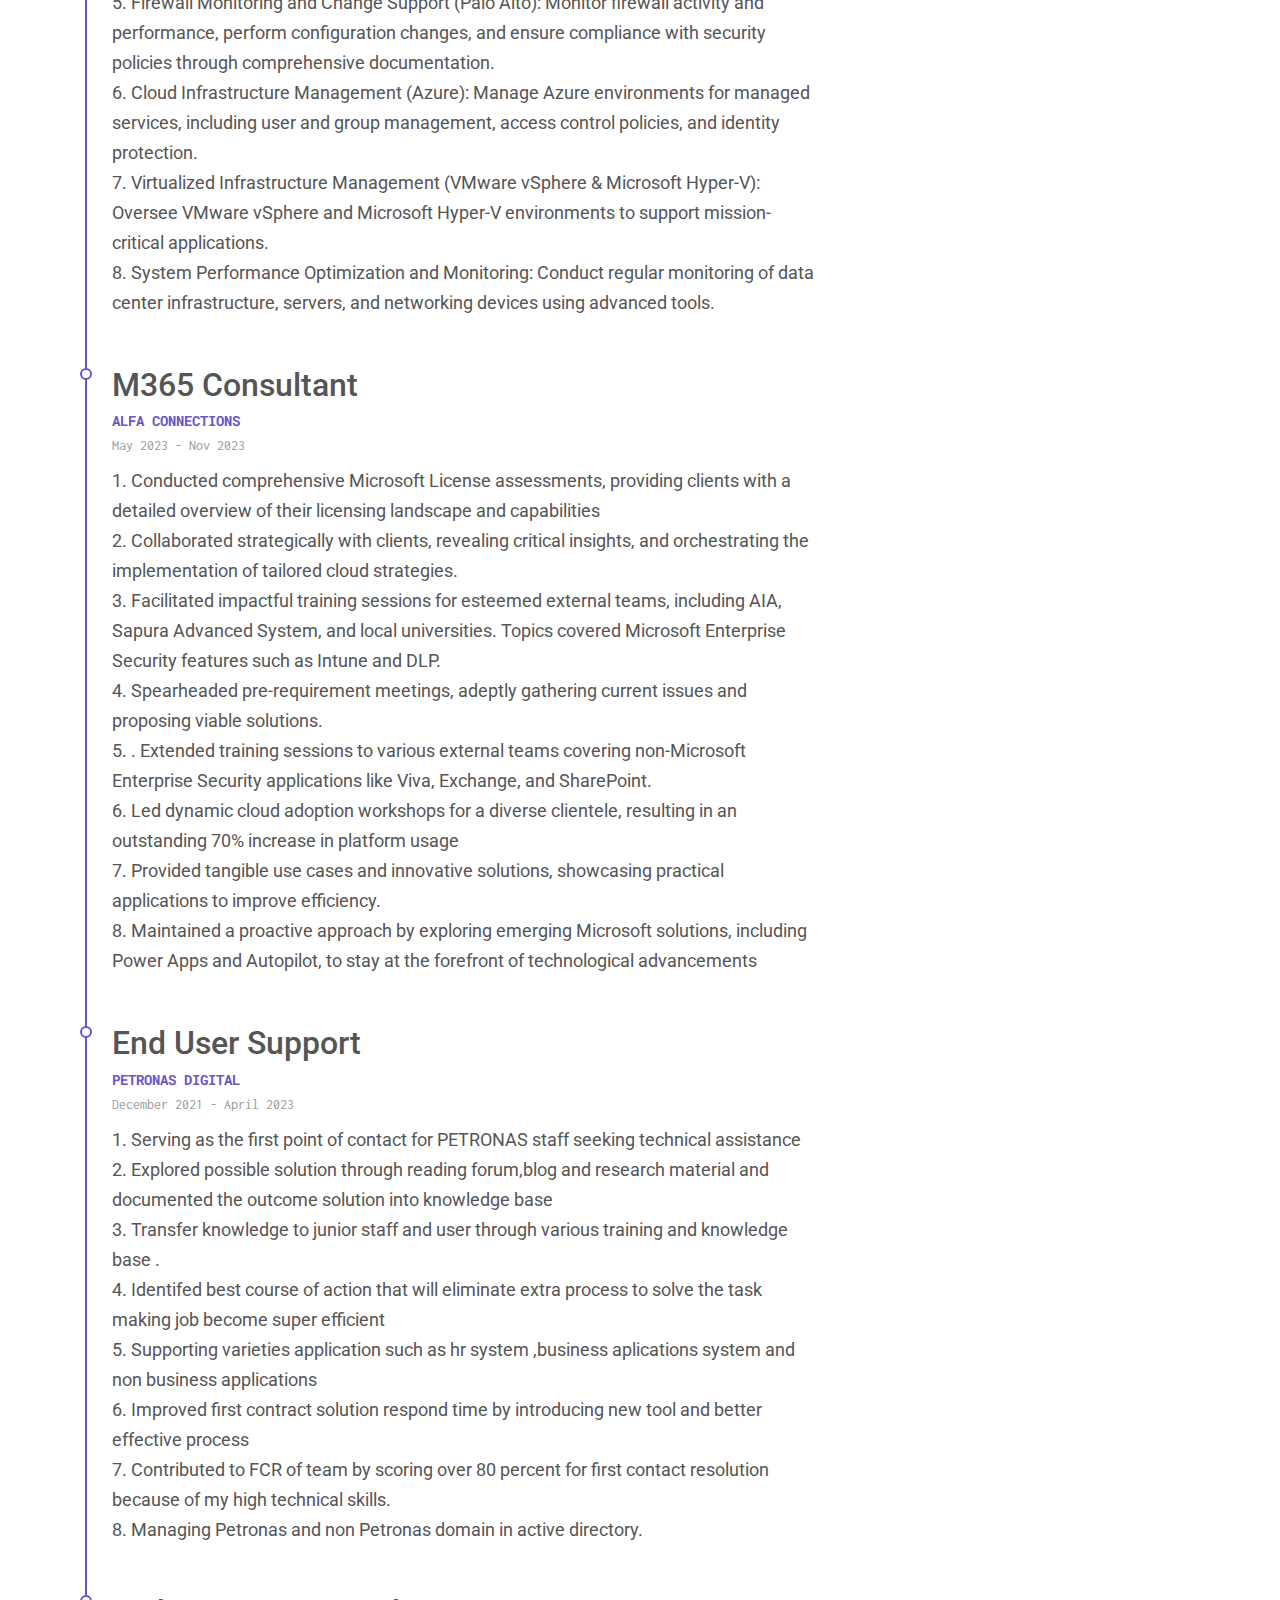
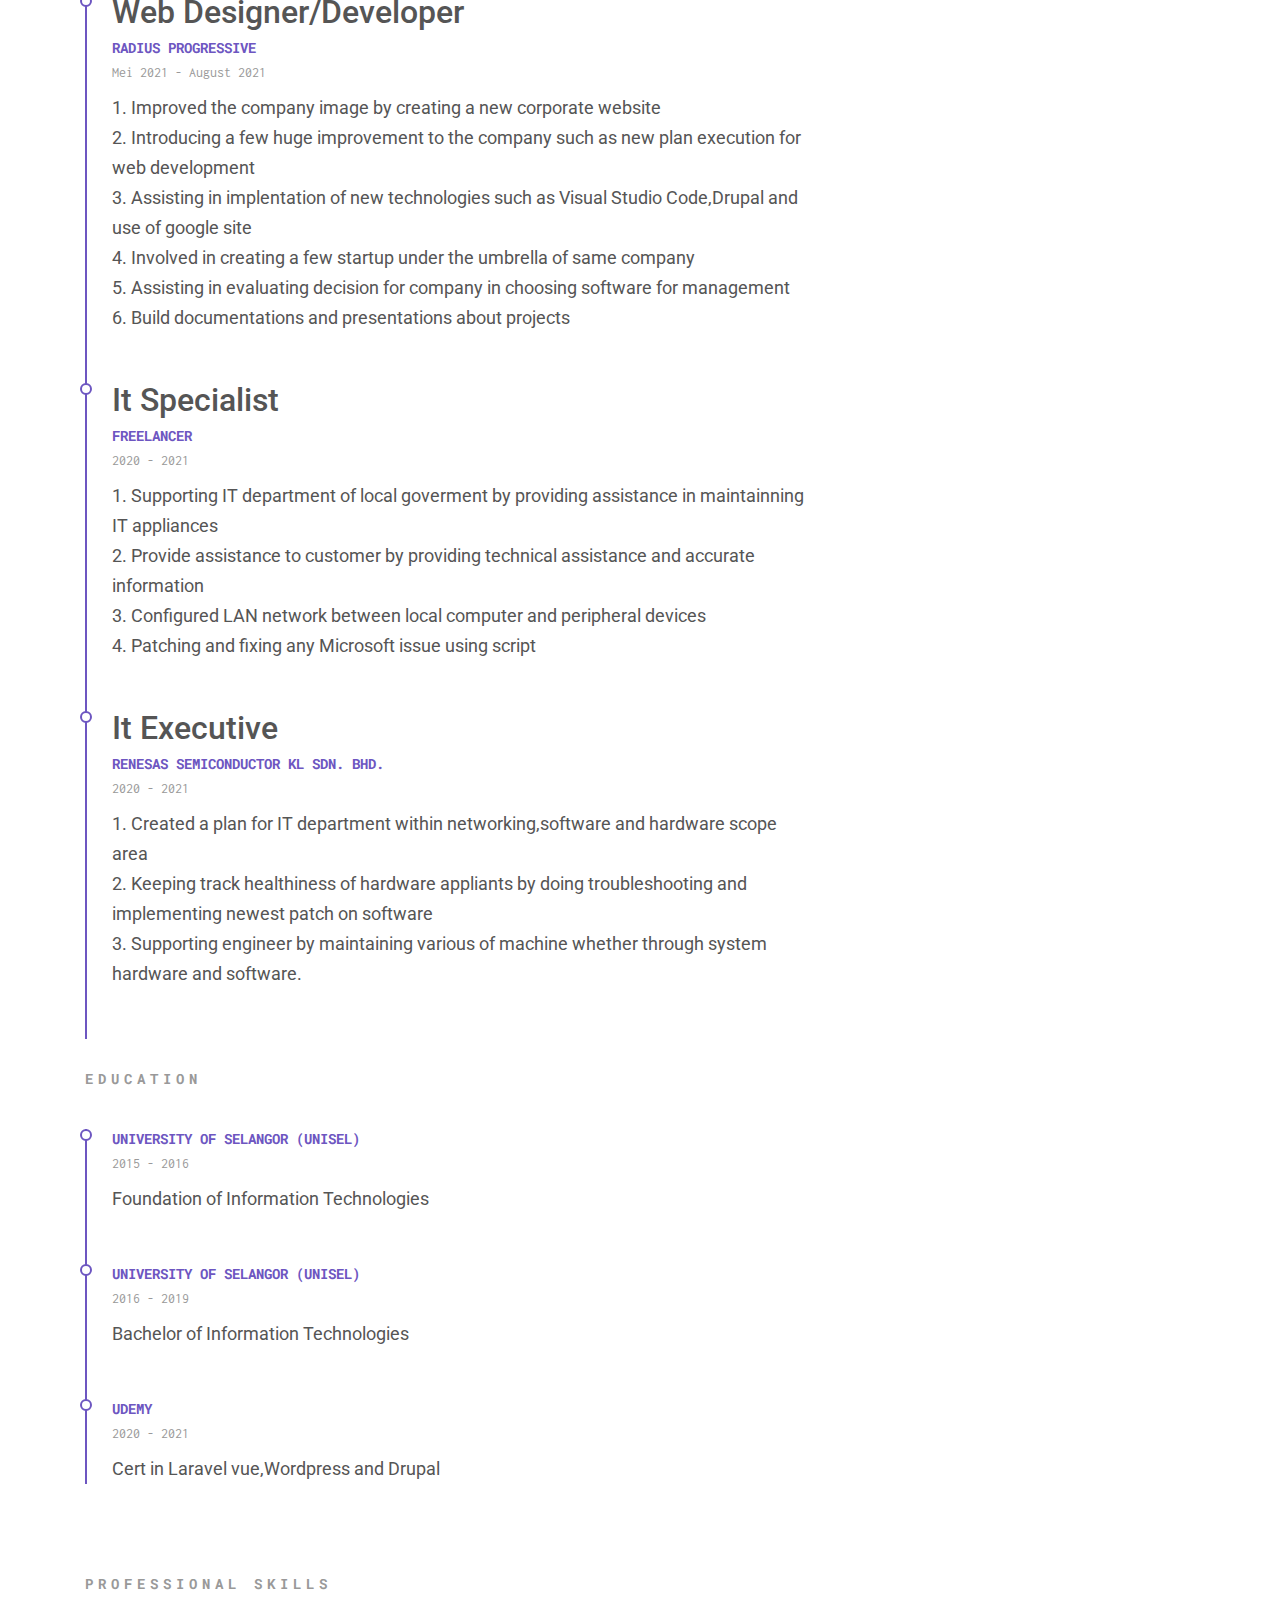
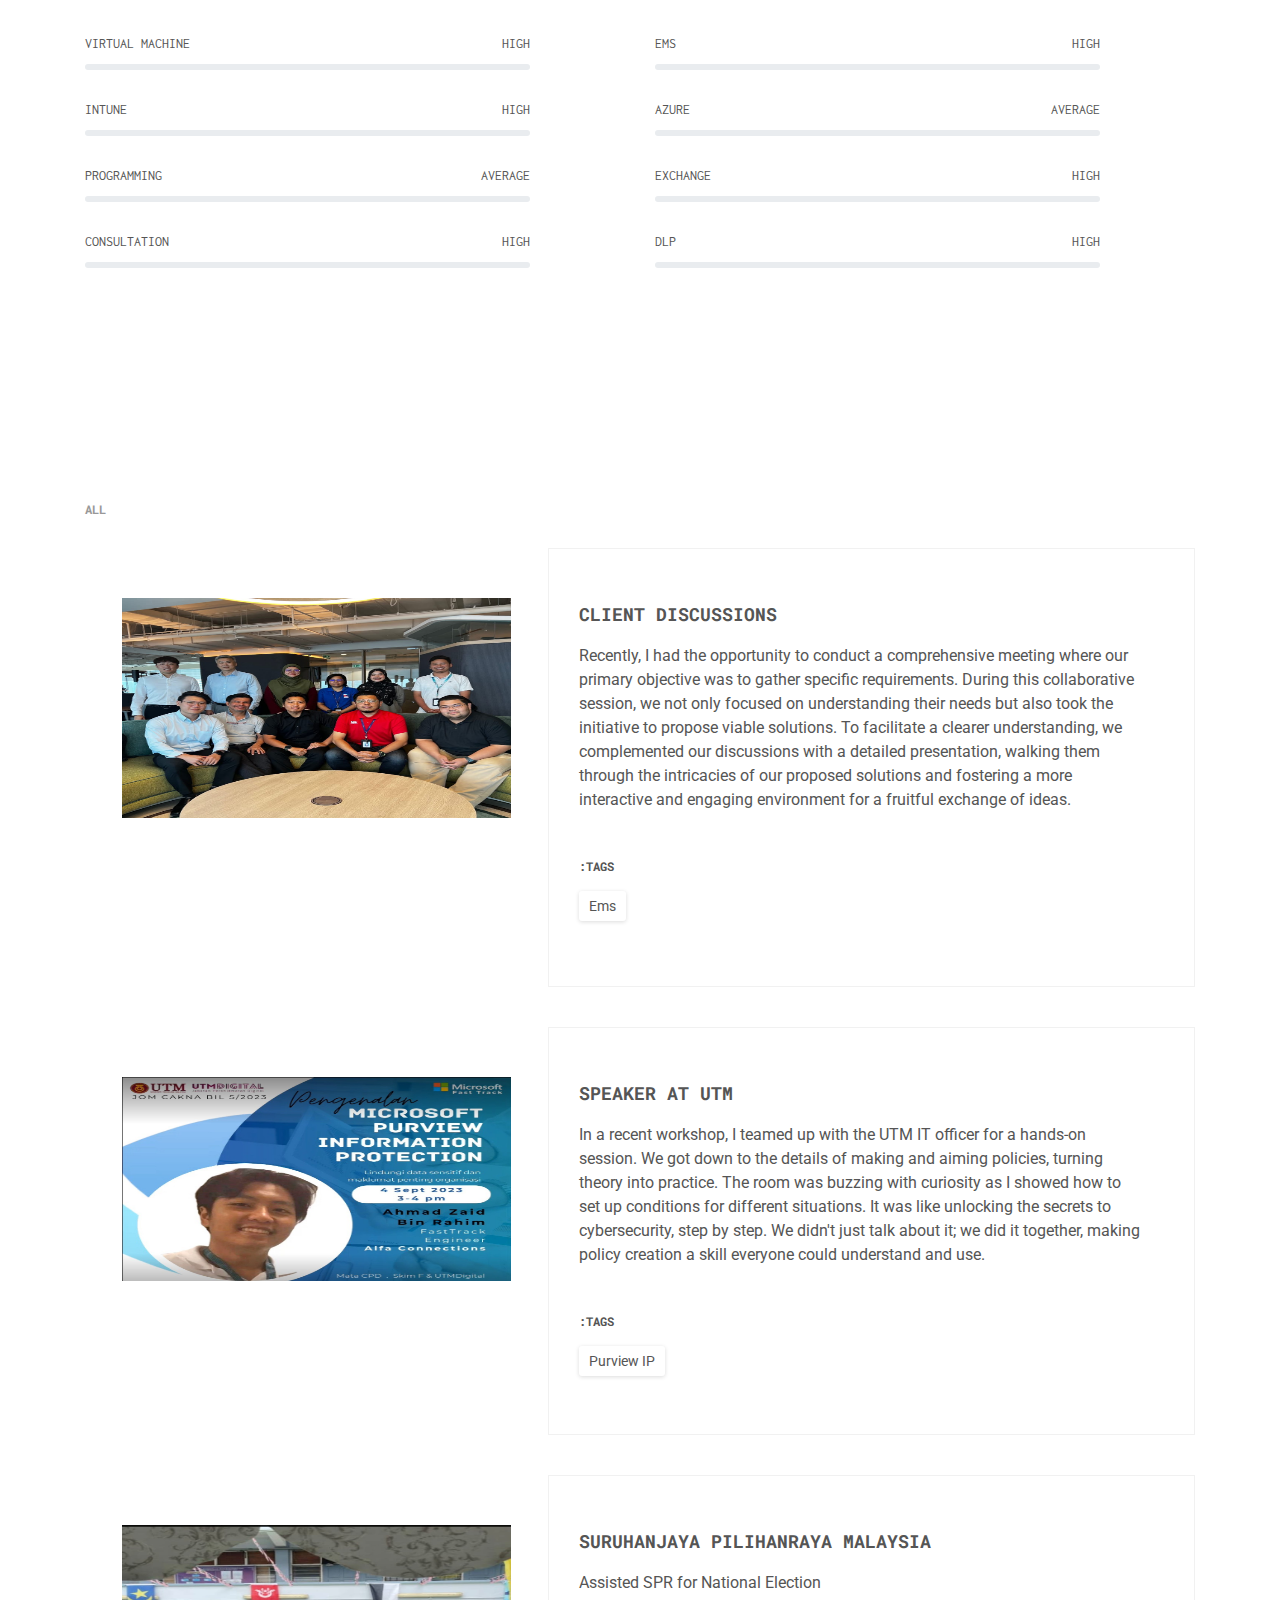
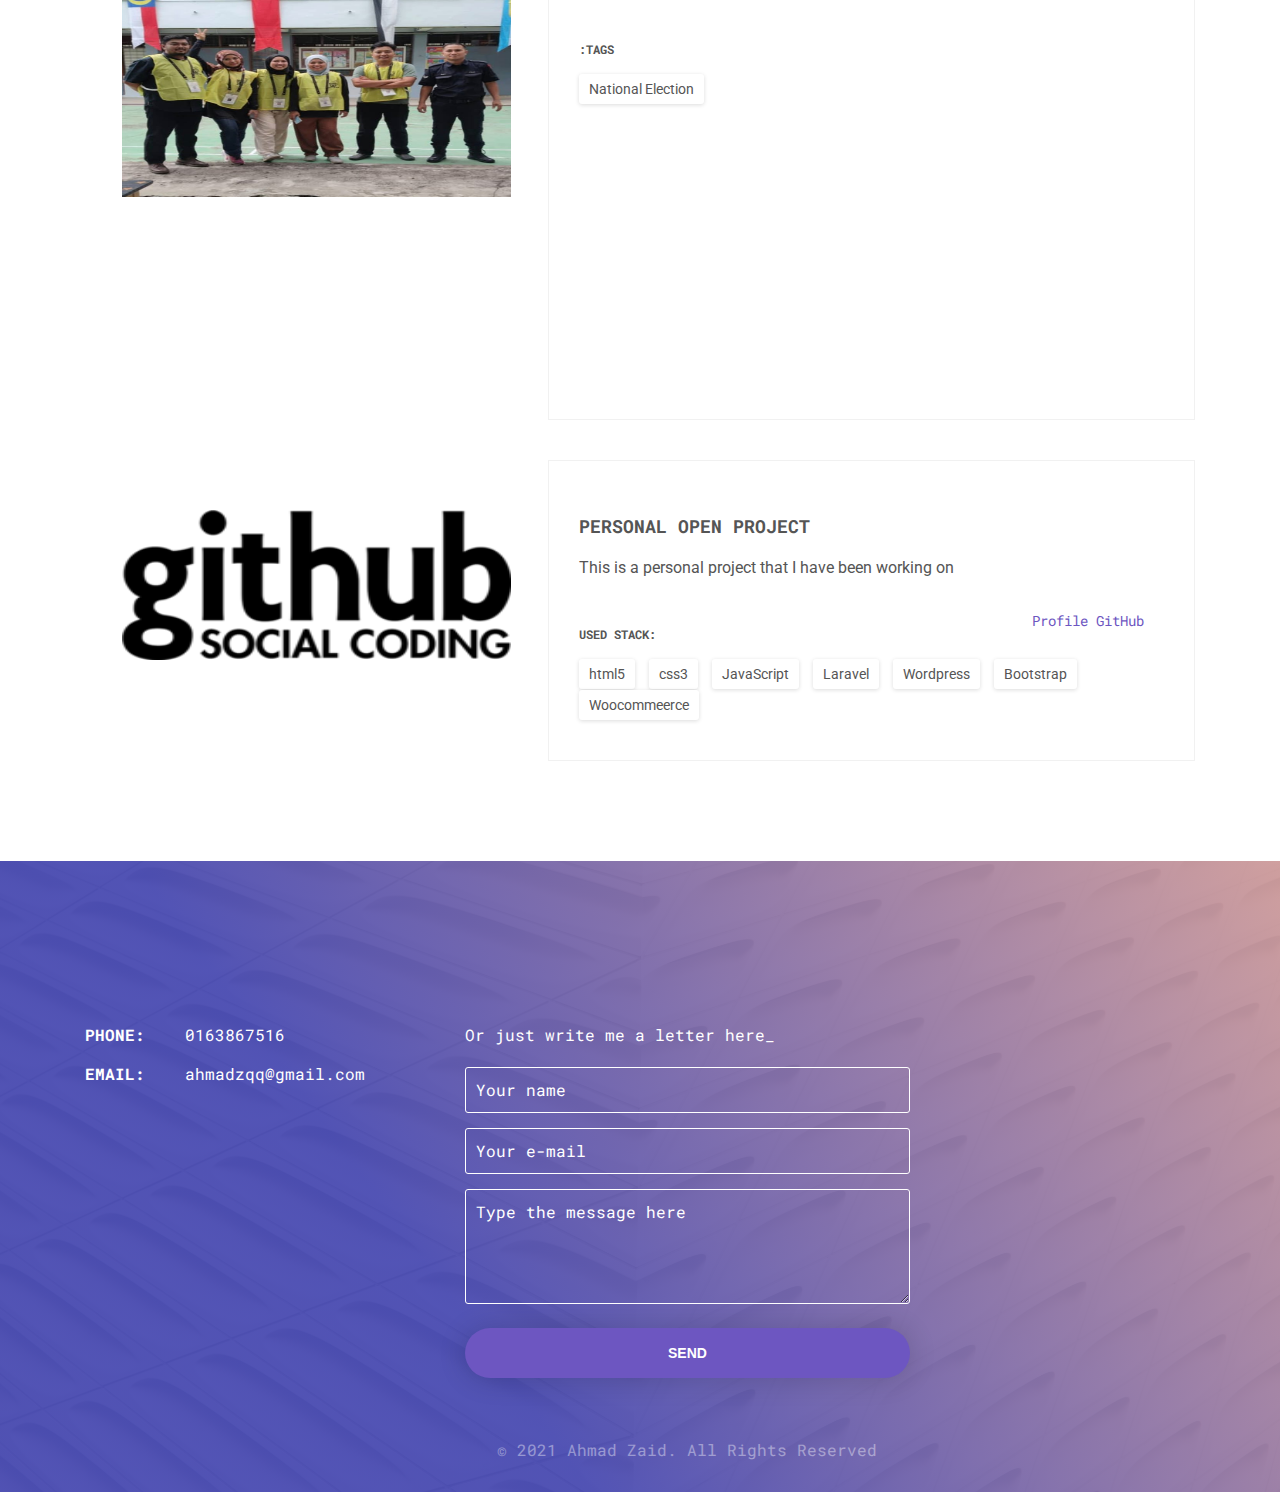
<file: profile/profilezaid.html>
<!DOCTYPE html>
<html lang="en">
<head>
  <meta charset="UTF-8">
  <meta name="viewport" content="width=device-width, initial-scale=1.0">
  <meta http-equiv="X-UA-Compatible" content="ie=edge">
  <meta name="description" content="">
  <meta name="author" content="">
  <title>Profile Zaid</title>
  <link rel="stylesheet" href="assets/css/color.css">
  <link href="https://fonts.googleapis.com/css?family=Roboto|Roboto+Mono|Inconsolata" rel="stylesheet">
  <link href="https://cdn.materialdesignicons.com/2.0.46/css/materialdesignicons.min.css" rel="stylesheet">
</head>
<body>

<!--Switcher-->
  <div class="style-switcher">
    <span class="style-switcher__control"></span>
    <div class="style-switcher__list">
      <a class="style-switcher__link style-switcher__link--color"></a>
      <a class="style-switcher__link style-switcher__link--mono"></a>
    </div>
  </div>
<!--Switcher-->

<!--Main menu-->
  <div class="menu">
    <div class="container">
      <div class="row">
        <div class="menu__wrapper d-none d-lg-block col-md-12">
          <nav class="">
            <ul>
              <li><a href="/profile/index.html">Home</a></li>
              <li><a href="#resume">Resume</a></li>
              <li><a href="#portfolio">Portfolio</a></li>
              <li><a href="#contact">Contact</a></li>
              <li><a href="/profile/cert.html">Certificate</a></li>
            </ul>
          </nav>
        </div>
        <div class="menu__wrapper col-md-12 d-lg-none">
          <button type="button" class="menu__mobile-button">
            <span><i class="fa fa-bars" aria-hidden="true"></i></span>
          </button>
        </div>
      </div>
    </div>
  </div>
<!--Main menu-->

<!-- Mobile menu -->
  <div class="mobile-menu d-lg-none">
    <div class="container">
      <div class="mobile-menu__close">
        <span><i class="mdi mdi-close" aria-hidden="true"></i></span>
      </div>
      <nav class="mobile-menu__wrapper">
        <ul>
          <li><a href="#hello">Hello</a></li>
          <li><a href="#resume">Resume</a></li>
          <li><a href="#portfolio">Portfolio</a></li>
          <li><a href="#testimonials">testimonials</a></li>
          <li><a href="#blog">blog</a></li>
          <li><a href="#contact">Contact</a></li>
        </ul>
      </nav>
    </div>
  </div>
<!-- Mobile menu -->

<!--Header-->
  <header class="main-header" style="background-image: url(images/topizaed.jpg)">
    <div class="container">
      <div class="row personal-profile">
        <div class="col-md-4 personal-profile__avatar">
          <img class="" src="images/gmbrpetro.jpg" alt="avatar">
        </div>
        <div class="col-md-8">
          <p class="personal-profile__name">Ahmad Zaid</p>
          <p class="personal-profile__work">Progressing Forward  </p>
          <div class="personal-profile__contacts">
            <dl class="contact-list contact-list__opacity-titles">
              <dt>Age:</dt>
              <dd>28</dd>
              <dt>Phone:</dt>
              <dd><a href="tel:82344563333">+601-63867516</a></dd>
              <dt>Email:</dt>
              <dd><a href="mailto:mail@mail.com">ahmadzqq@gmail.com</a></dd>
              <dt>Address:</dt>
              <dd>Lot 2964,Lorong 2 Kampung Sungai Lang Baru 42700 Banting Selangor</dd>
            </dl>
          </div>
          <p class="personal-profile__social">
            <a href="https://github.com/zaid757" target="_blank"><i class="fa fa-github"></i></a>

          </p>
        </div>
      </div>
    </div>
  </header>
<!--Header-->

<!--Hello-->
  <section id="hello" class="container section">
    <div class="row">
      <div class="col-md-10">
        <h2 id="hello_header" class="section__title">Hi_</h2>
        <p class="section__description">
          With a robust 6 years tenure in the field of information technology, encompassing both software and hardware expertise, I have
garnered valuable experience. My professional journey includes significant contributions to renowned organizations such as Petronas
and Microsoft. I consistently strive to deliver optimal results, demonstrating a commitment to excellence in every endeavor
        </p>
        <a href="https://docs.google.com/viewer?url=https://zaid757.github.io/profile/docs/ahmadzaid.pdf" class="section_btn site-btn" ><img src="assets/img/img_btn_icon.png" alt="">Download Resume</a>
      </div>
    </div>
  </section>
<!--Hello-->

  <hr>

<!--Resume-->
  <section id="resume" class="container section">
    <div class="row">
      <div class="col-md-10">
        <h2 id="resume_header" class="section__title">Resume_</h2>
       
      </div>
    </div>
   

    <div class="row">
      <div class="col-md-8 section__resume resume-list">
        <h3 class="resume-list_title">Employment Track</h3>

        
        <div class="resume-list__block">
          <h2>
            Technical Engineer
          </h2>
          <p class="resume-list__block-title">CTC Global</p>
          <p class="resume-list__block-date">JAN 2024 - JAN 2024 </p>
          
          <p>
            <ul>
              <li>1. Managed Services Oversight: Supervise the delivery of managed services for healthcare, logistics, and finance sectors, ensuring
                consistent service levels. </li>
              <li>2. Incident Reporting and Client Presentation: Generate comprehensive monthly reports detailing all incidents and tickets,
                highlighting trends, resolutions, and areas for improvement. .</li>
              <li>3. Comprehensive Technical Documentation: Develop and maintain detailed technical documentation, including system
                configurations, standard operating procedures (SOPs), troubleshooting guides, and administrative operations manuals (AOM).
                .</li>
              <li>4. Data Center Support and Appliance Management: Serve as the primary responder for data center issues, including physical and
                network troubleshooting. </li>
              <li>5. Firewall Monitoring and Change Support (Palo Alto): Monitor firewall activity and performance, perform configuration
                changes, and ensure compliance with security policies through comprehensive documentation.</li>
              <li>6. Cloud Infrastructure Management (Azure): Manage Azure environments for managed services, including user and group
                management, access control policies, and identity protection. </li>
              <li>7. Virtualized Infrastructure Management (VMware vSphere & Microsoft Hyper-V): Oversee VMware vSphere and Microsoft
                Hyper-V environments to support mission-critical applications.</li>
              <li>8. System Performance Optimization and Monitoring: Conduct regular monitoring of data center infrastructure, servers, and
                networking devices using advanced tools.</li>
            </ul>
          </p>
        </div>
      

        <div class="resume-list__block">
          <h2>
            M365 Consultant
          </h2>
          <p class="resume-list__block-title">Alfa Connections </p>
          <p class="resume-list__block-date">May 2023 - Nov 2023 </p>
          
          <p>
            <ul>
              <li>1. Conducted comprehensive Microsoft License assessments, providing clients with a detailed overview of their licensing
                landscape and capabilities</li>
              <li>2. Collaborated strategically with clients, revealing critical insights, and orchestrating the implementation of tailored cloud
                strategies.</li>
              <li>3. Facilitated impactful training sessions for esteemed external teams, including AIA, Sapura Advanced System, and local
                universities. Topics covered Microsoft Enterprise Security features such as Intune and DLP.</li>
              <li>4. Spearheaded pre-requirement meetings, adeptly gathering current issues and proposing viable solutions.</li>
              <li>5. . Extended training sessions to various external teams covering non-Microsoft Enterprise Security applications like Viva,
                Exchange, and SharePoint.</li>
              <li>6. Led dynamic cloud adoption workshops for a diverse clientele, resulting in an outstanding 70% increase in platform usage</li>
              <li>7. Provided tangible use cases and innovative solutions, showcasing practical applications to improve efficiency.</li>
              <li>8. Maintained a proactive approach by exploring emerging Microsoft solutions, including Power Apps and Autopilot, to stay at
                the forefront of technological advancements</li>
            </ul>
          </p>
        </div>
      

        <div class="resume-list__block">
          <h2>
            End User Support
          </h2>
          <p class="resume-list__block-title">Petronas Digital </p>
          <p class="resume-list__block-date">December 2021 - April 2023  </p>
          
          <p>
            <ul>
              <li>1. Serving as the first point of contact for PETRONAS staff seeking technical assistance</li>
              <li>2. Explored possible solution through reading forum,blog and research material and documented the outcome solution into
                knowledge base</li>
              <li>3. Transfer knowledge to junior staff and user through various training and knowledge base .</li>
              <li>4. Identifed best course of action that will eliminate extra process to solve the task making job become super
                efficient</li>
              <li>5. Supporting varieties application such as hr system ,business aplications system and non business applications</li>
              <li>6. Improved first contract solution respond time by introducing new tool and better effective process</li>
              <li>7. Contributed to FCR of team by scoring over 80 percent for first contact resolution because of my high
                technical skills.</li>
              <li>8. Managing Petronas and non Petronas domain in active directory.</li>
            </ul>
          </p>
        </div>

        <div class="resume-list__block">
          <h2>
            Web Designer/Developer 
          </h2>
          <p class="resume-list__block-title">Radius Progressive</p>
          <p class="resume-list__block-date">Mei 2021 - August 2021  </p>
         
          <p>
            <ul>
              <li>1. Improved the company image by creating a new corporate website</li>
              <li>2. Introducing a few huge improvement to the company such as new plan
                execution for web development</li>
              <li>3. Assisting in implentation of new technologies such as Visual Studio Code,Drupal
                and use of google site</li>
              <li>4. Involved in creating a few startup under the umbrella of same company</li>
              <li>5. Assisting in evaluating decision for company in choosing software for
                management</li>
              <li>6. Build documentations and presentations about projects</li>
            </ul>
          </p>
        </div>


        <div class="resume-list__block">
          <h2>
            It Specialist
          </h2>
          <p class="resume-list__block-title">Freelancer</p>
          <p class="resume-list__block-date">2020 - 2021</p>
        
          <p>
           <ul>
             <li>1. Supporting IT department of local goverment by providing assistance in
              maintainning IT appliances</li>
             <li>2. Provide assistance to customer by providing technical assistance and accurate information</li>
             <li>3. Configured LAN network between local computer and peripheral devices</li>
             <li>4. Patching and fixing any Microsoft issue using script</li>

           </ul>          

          </p>
        </div>

        <div class="resume-list__block">
          <h2>
            It Executive
          </h2>
          <p class="resume-list__block-title">Renesas Semiconductor KL Sdn. Bhd.</p>
          <p class="resume-list__block-date">2020 - 2021</p>
        
          <p>
           <ul>
             <li>1. Created a plan for IT department within networking,software and hardware scope area</li>
             <li>2. Keeping track healthiness of hardware appliants by doing troubleshooting and implementing newest patch on
              software</li>
             <li>3. Supporting engineer by maintaining various of machine whether through system hardware and software.</li>

           </ul>

          </p>
        </div>

        <div class="row">
          <div class="col-md-8 section__resume resume-list">
            <h3 class="resume-list_title">education</h3>
            <div class="resume-list__block">
              <p class="resume-list__block-title">University OF Selangor (UNISEL) </p>
              <p class="resume-list__block-date">2015 - 2016</p>
              <p>
                Foundation of Information Technologies
              </p>
            </div>
            <div class="resume-list__block">
              <p class="resume-list__block-title">University OF Selangor (UNISEL)</p>
              <p class="resume-list__block-date">2016 - 2019</p>
              <p>
                Bachelor of Information Technologies
              </p>
            </div>
            <div class="resume-list__block">
              <p class="resume-list__block-title">Udemy</p>
              <p class="resume-list__block-date">2020 - 2021</p>
              <p>
                Cert in Laravel vue,Wordpress and Drupal
              </p>
            </div>
          </div>
        </div>

      </div>
    </div>
    <div class="row section__resume progress-list js-progress-list">
      <div class="col-md-12">
        <h3 class="progress-list__title">Professional skills</h3>
      </div>
      <div class="col-md-5 mr-auto">
        <div class="progress-list__skill">
          <p>
            <span class="progress-list__skill-title">Virtual Machine</span>
            <span class="progress-list__skill-value">High</span>
          </p>
          <div class="progress">
            <div class="progress-bar" role="progressbar" aria-valuenow="80" aria-valuemin="0" aria-valuemax="100" >
            </div>
          </div>
        </div>
        <div class="progress-list__skill">
          <p>
            <span class="progress-list__skill-title">Intune</span>
            <span class="progress-list__skill-value">High</span>
          </p>
          <div class="progress">
            <div class="progress-bar" role="progressbar" aria-valuenow="90" aria-valuemin="0" aria-valuemax="100">
            </div>
          </div>
        </div>
        <div class="progress-list__skill">
          <p>
            <span class="progress-list__skill-title">Programming</span>
            <span class="progress-list__skill-value">Average</span>
          </p>
          <div class="progress">
            <div class="progress-bar" role="progressbar" aria-valuenow="80" aria-valuemin="0" aria-valuemax="100">
            </div>
          </div>
        </div>
        <div class="progress-list__skill">
          <p>
            <span class="progress-list__skill-title">Consultation</span>
            <span class="progress-list__skill-value">High</span>
          </p>
          <div class="progress">
            <div class="progress-bar" role="progressbar" aria-valuenow="80" aria-valuemin="0" aria-valuemax="100">
            </div>
          </div>
        </div>
      </div>
      <div class="col-md-5 mr-auto">
        <div class="progress-list__skill">
          <p>
            <span class="progress-list__skill-title"> EMS</span>
            <span class="progress-list__skill-value">High</span>
          </p>
          <div class="progress">
            <div class="progress-bar" role="progressbar" aria-valuenow="90" aria-valuemin="0" aria-valuemax="100">
            </div>
          </div>
        </div>
        <div class="progress-list__skill">
          <p>
            <span class="progress-list__skill-title">Azure</span>
            <span class="progress-list__skill-value">Average</span>
          </p>
          <div class="progress">
            <div class="progress-bar" role="progressbar" aria-valuenow="60" aria-valuemin="0" aria-valuemax="100">
            </div>
          </div>
        </div>
        <div class="progress-list__skill">
          <p>
            <span class="progress-list__skill-title">Exchange</span>
            <span class="progress-list__skill-value">High</span>
          </p>
          <div class="progress">
            <div class="progress-bar" role="progressbar" aria-valuenow="90" aria-valuemin="0" aria-valuemax="100">
            </div>
          </div>
        </div>
        <div class="progress-list__skill">
          <p>
            <span class="progress-list__skill-title">DLP</span>
            <span class="progress-list__skill-value">High</span>
          </p>
          <div class="progress">
            <div class="progress-bar" role="progressbar" aria-valuenow="90" aria-valuemin="0" aria-valuemax="100">
            </div>
          </div>
        </div>
      </div>
    </div>
  </section>
<!--Resume-->

<!--Portfolio-->
  <section id="portfolio" class="container section">
    <div class="row">
      <div class="col-md-12">
        <h2 id="portfolio_header" class="section__title">My projects_</h2>
      </div>
    </div>
    <div class="row portfolio-menu">
      <div class="col-md-12">
        <nav>
          <ul>
            <li><a href="" data-portfolio-target-tag="all">all</a></li>
            <!-- <li><a href="" data-portfolio-target-tag="mobile apps">mobile apps</a></li> -->
           <!--  <li><a href="" data-portfolio-target-tag="web-sites">web-sites</a></li>
            <li><a href="" data-portfolio-target-tag="landing-pages">e-commerce</a></li>  -->
          </ul>
        </nav>
      </div>
    </div>
    <div class="portfolio-cards">

      <div class="row project-card" >
        <div class="col-md-6 col-lg-5  b">
        <img class="a"  width="300" height="300" src="images/client.jpg" alt="project-img">
      </div>
        <div class="col-md-6 col-lg-7 project-card__info">
        <h3 class="project-card__title">  Client Discussions</h3>
       
        <p class="project-card__description">
          Recently, I had the opportunity to conduct a comprehensive meeting where our primary objective was to gather specific requirements. During this collaborative session, we not only focused on understanding their needs but also took the initiative to propose viable solutions.
           To facilitate a clearer understanding, we complemented our discussions with a detailed presentation, walking them through the intricacies of our proposed solutions and fostering a more interactive and engaging environment for a fruitful exchange of ideas.
        </p>
        <p class="project-card__stack">:Tags</p>
        <ul class="tags">
          <li>Ems</li>
         
        </ul>
       
      </div>
      </div> 

   

      <div class="row project-card" >
        <div class="col-md-6 col-lg-5  b">
        <img class="a"  width="300" height="300" src="images/Utm.jpg" alt="project-img">
      </div>
        <div class="col-md-6 col-lg-7 project-card__info">
        <h3 class="project-card__title">   Speaker at Utm</h3>
       
        <p class="project-card__description">
          In a recent workshop, I teamed up with the UTM IT officer for a hands-on session. We got down to the details of making and aiming policies, turning theory into practice. 
          The room was buzzing with curiosity as I showed how to set up conditions for different situations. It was like unlocking the secrets to cybersecurity, step by step. 
          We didn't just talk about it; we did it together, making policy creation a skill everyone could understand and use. 
        </p>
        <p class="project-card__stack">:Tags</p>
        <ul class="tags">
          <li>Purview IP</li>
         
        </ul>
       
      </div>
      </div> 

      <div class="row project-card" >
        <div class="col-md-6 col-lg-5  b">
        <img class="a"  width="300" height="300" src="images/sprber.jpg" alt="project-img">
      </div>
        <div class="col-md-6 col-lg-7 project-card__info">
        <h3 class="project-card__title">  Suruhanjaya Pilihanraya Malaysia</h3>
       
        <p class="project-card__description">
          Assisted SPR for National Election
        </p>
        <p class="project-card__stack">:Tags</p>
        <ul class="tags">
          <li>National Election</li>
         
        </ul>
       
      </div>
      </div> 

   
      
     <div class="row project-card" >
        <div class="col-md-6 col-lg-5  b">
        <img class="a"  width="300" height="300" src="images/edit1.png" alt="project-img">
      </div>
        <div class="col-md-6 col-lg-7 project-card__info">
        <h3 class="project-card__title">  Personal Open Project</h3>
        <a href="https://github.com/zaid757" class="project-card__link">Profile GitHub</a>
        <p class="project-card__description">
          This is a personal project that I have been working on 
        </p>
        <p class="project-card__stack">Used stack:</p>
        <ul class="tags">
          <li>html5</li>
          <li>css3</li>
          <li>JavaScript</li>
          <li>Laravel</li>
          <li>Wordpress</li>
          <li>Bootstrap</li>
          <li>Woocommeerce</li>
        </ul>
       
      </div>
      </div> 
    </div>
  
  </div>
  </section>
<!--Portfolio-->



<!--Contact-->
  <div class="background" style="background-image: url(assets/img/img_bg_main.jpg)">
    <div id="contact" class="container section">
      <div class="row">
        <div class="col-md-12">
          <p id="contacts_header" class="section__title">Get in touch_</p>
        </div>
      </div>
      <div class="row contacts">
        <div class="col-md-5 col-lg-4">
          <div class="contacts__list">
            <dl class="contact-list">
              <dt>Phone:</dt>
              <dd><a href="#">0163867516</a></dd>
              <dt>Email:</dt>
              <dd><a href="mailto:ahmadzqq@gmail.com">ahmadzqq@gmail.com</a></dd
            </dl>
          </div>

        </div>
        <div class="col-md-7 col-lg-5">
          <div class="contacts__form">
            <p class="contacts__form-title">Or just write me a letter here_</p>
            <form class="js-form">
              <div class="form-group">
                <input class="form-field js-field-name" type="text" placeholder="Your name" required>
                <span class="form-validation"></span>
                <span class="form-invalid-icon"><i class="mdi mdi-close" aria-hidden="true"></i></span>
              </div>
              <div class="form-group">
                <input class="form-field js-field-email" type="email"  placeholder="Your e-mail" required>
                <span class="form-validation"></span>
                <span class="form-invalid-icon"><i class="mdi mdi-close" aria-hidden="true"></i></span>
              </div>
              <div class="form-group">
                <textarea class="form-field js-field-message" placeholder="Type the message here" required></textarea>
                <span class="form-validation"></span>
                <span class="form-invalid-icon"><i class="mdi mdi-close" aria-hidden="true"></i></span>
              </div>
              <button class="site-btn site-btn--form" type="submit" value="Send">Send</button>
            </form>
          </div>
          <div class="footer">
            <p>© 2021 Ahmad Zaid. All Rights Reserved</p>
          </div>
        </div>
      </div>
    </div>
  </div>
<!--Contact-->



  <script src="assets/js/jquery-2.2.4.min.js"></script>
  <script src="assets/js/popper.min.js"></script>
  <script src="assets/js/bootstrap.min.js"></script>
  <script src="assets/js/menu.js"></script>
  <script src="assets/js/jquery.waypoints.js"></script>
  <script src="assets/js/progress-list.js"></script>
  <script src="assets/js/section.js"></script>
  <script src="assets/js/portfolio-filter.js"></script>
  <script src="assets/js/slider-carousel.js"></script>
  <script src="assets/js/mobile-menu.js"></script>
  <script src="assets/js/contacts.js"></script>
  <script src="assets/js/mbclicker.min.js"></script>
  <script src="assets/js/site-btn.js"></script>
  <script src="assets/js/style-switcher.js"></script>
</body>
</html>
</file>
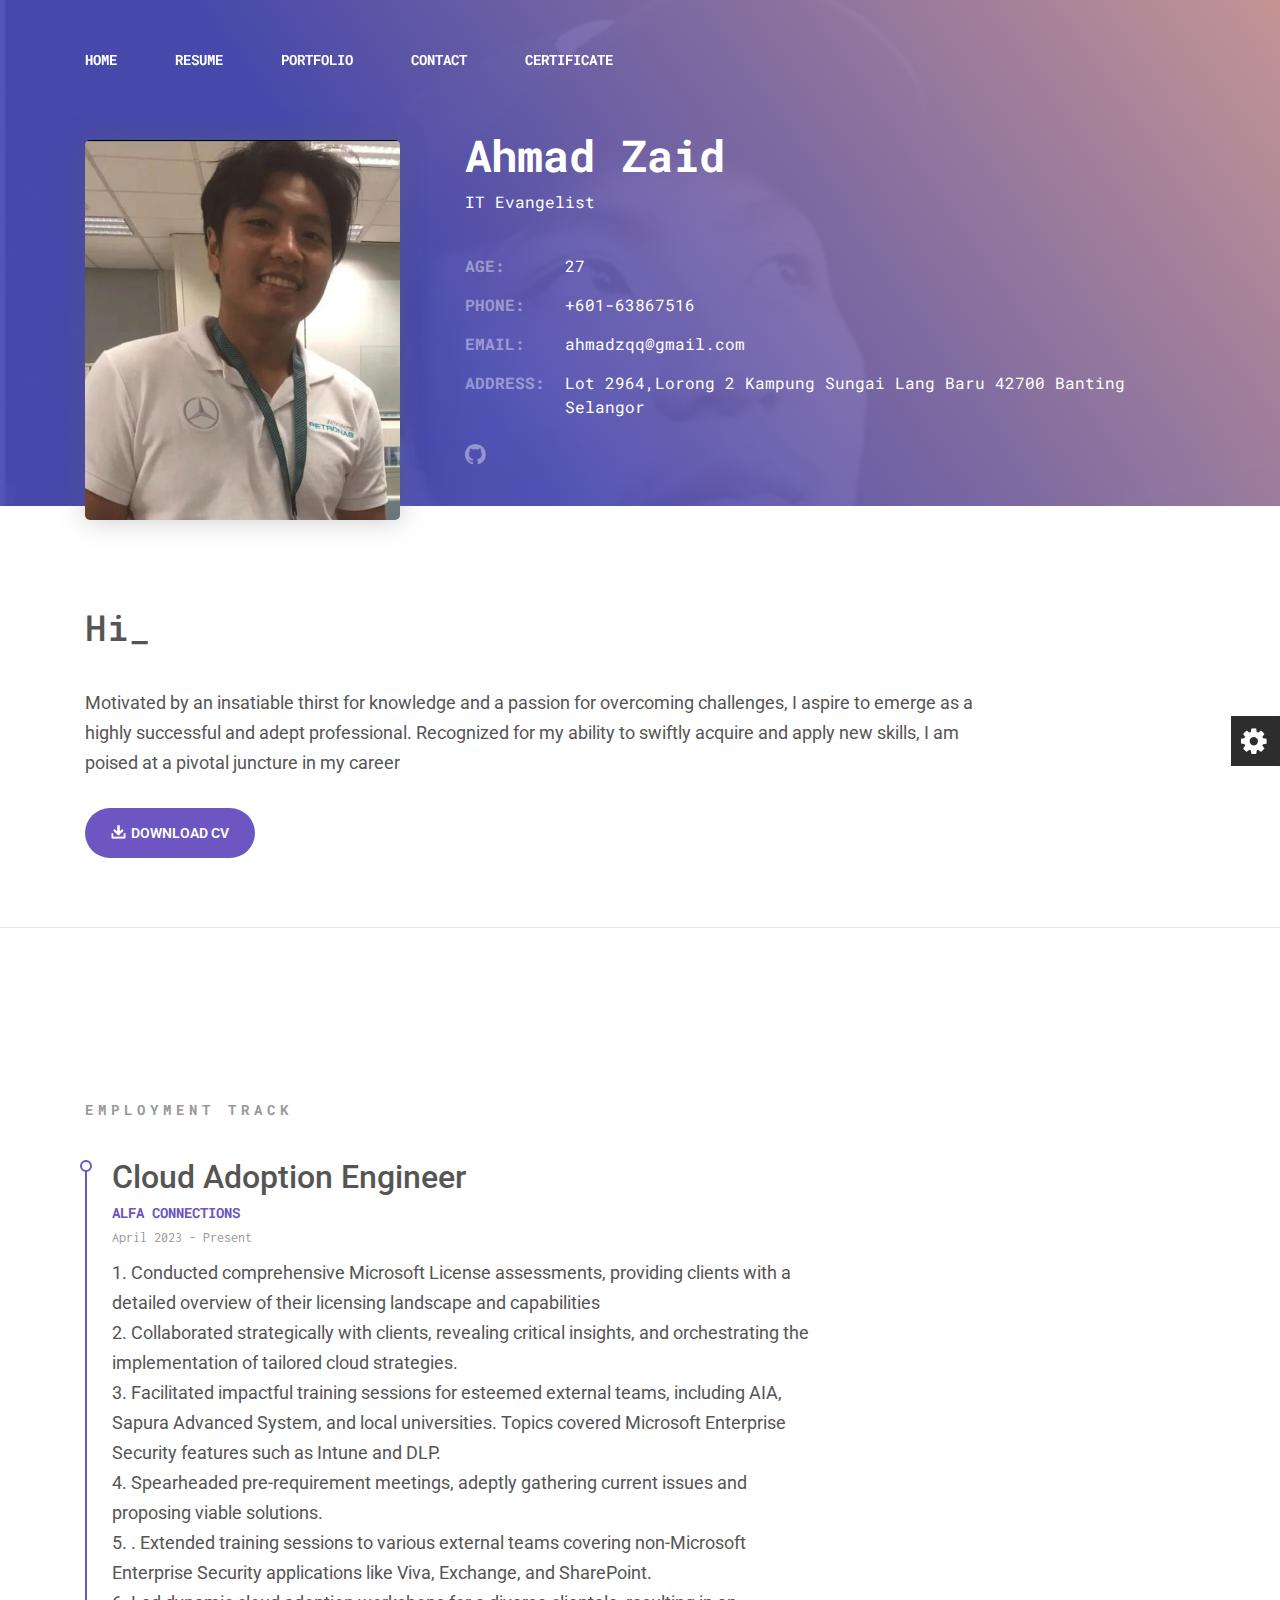
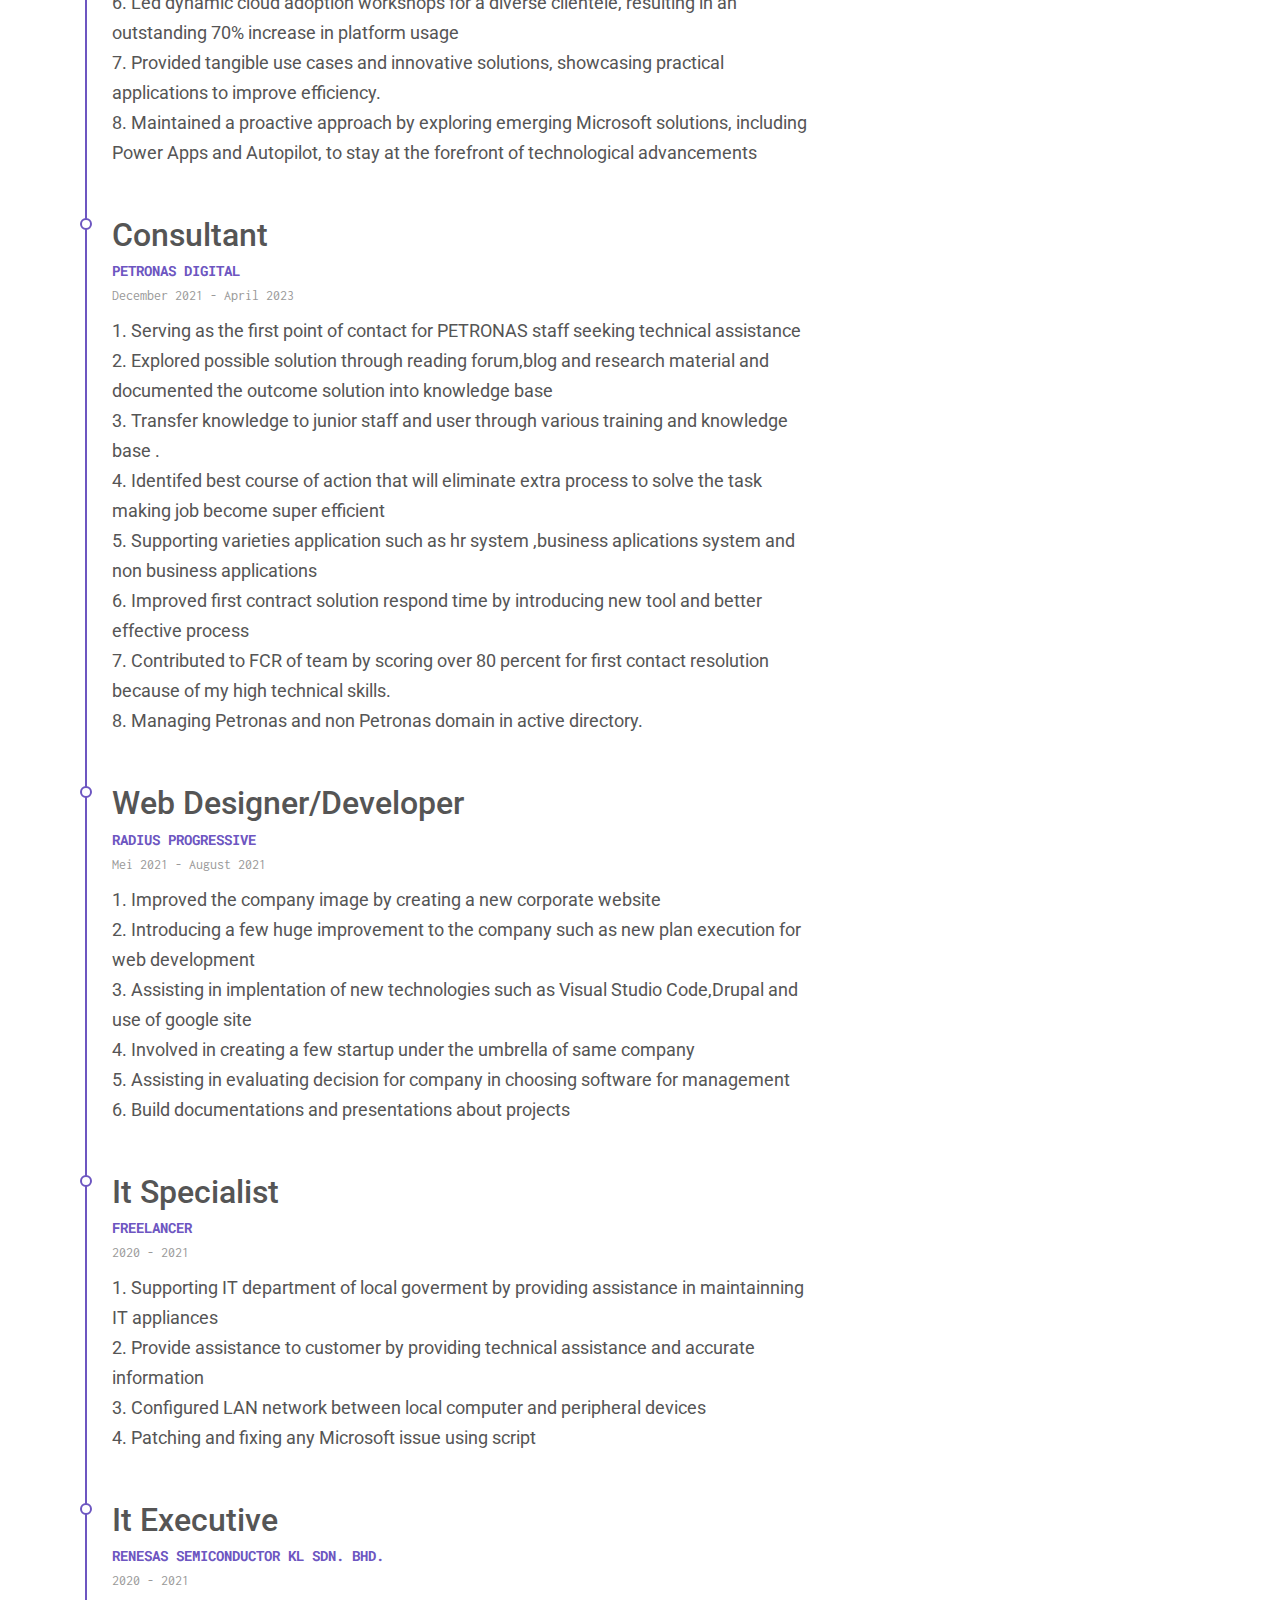
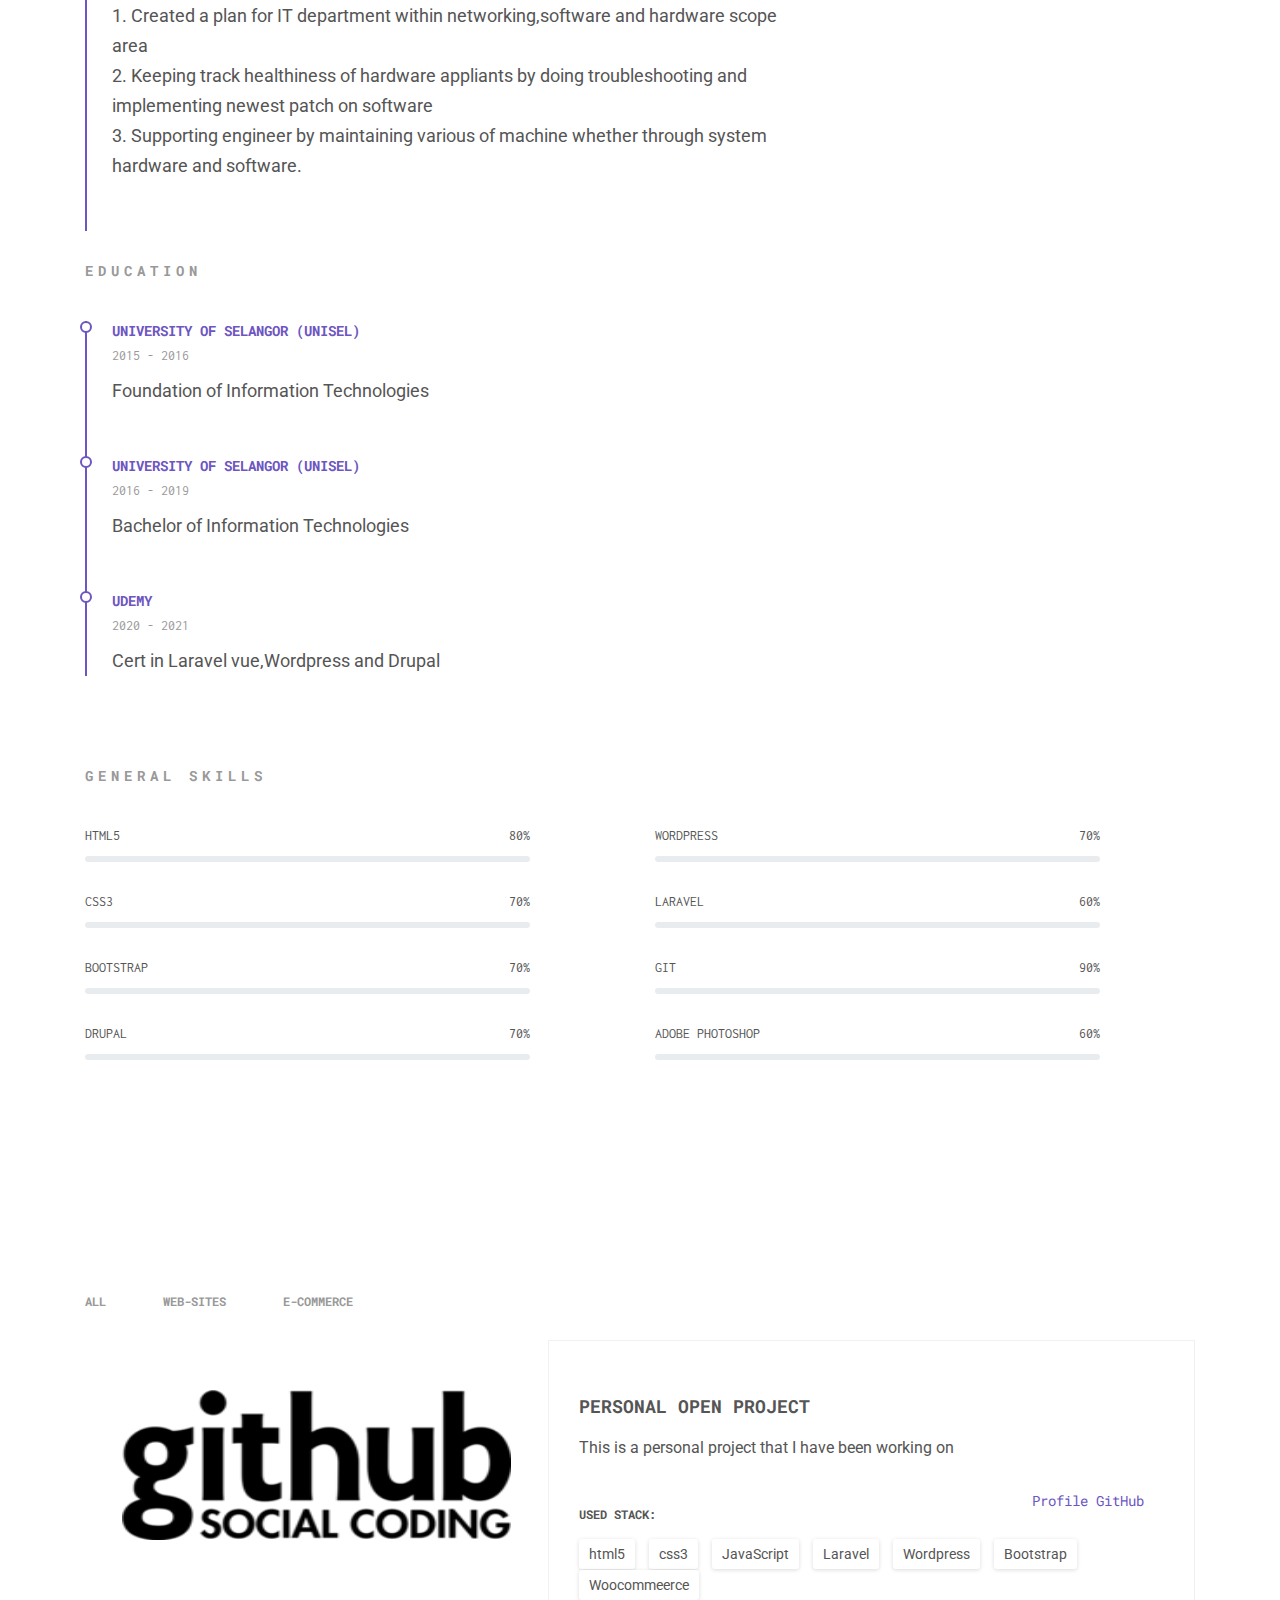
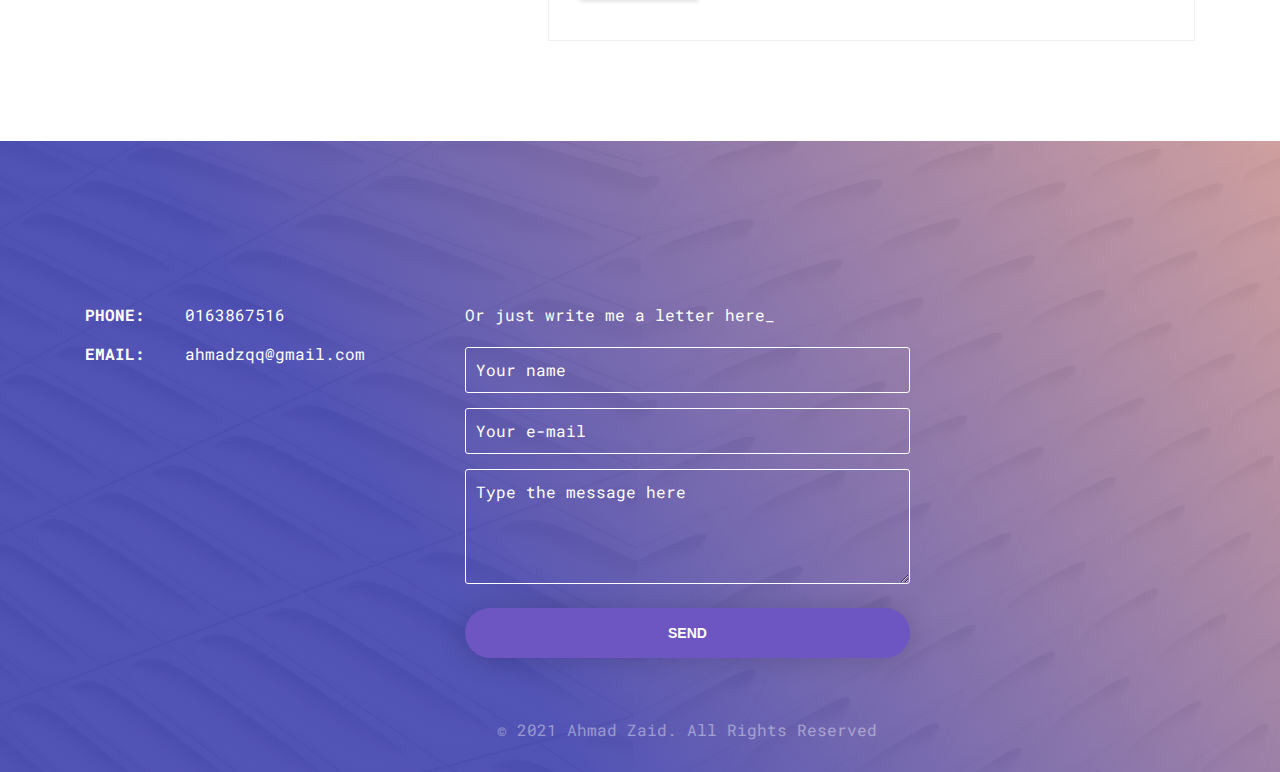
<file: profile/profilezaidedit.html>
<!DOCTYPE html>
<html lang="en">
<head>
  <meta charset="UTF-8">
  <meta name="viewport" content="width=device-width, initial-scale=1.0">
  <meta http-equiv="X-UA-Compatible" content="ie=edge">
  <meta name="description" content="">
  <meta name="author" content="">
  <title>Profile Zaid</title>
  <link rel="stylesheet" href="assets/css/color.css">
  <link href="https://fonts.googleapis.com/css?family=Roboto|Roboto+Mono|Inconsolata" rel="stylesheet">
  <link href="https://cdn.materialdesignicons.com/2.0.46/css/materialdesignicons.min.css" rel="stylesheet">
</head>
<body>

<!--Switcher-->
  <div class="style-switcher">
    <span class="style-switcher__control"></span>
    <div class="style-switcher__list">
      <a class="style-switcher__link style-switcher__link--color"></a>
      <a class="style-switcher__link style-switcher__link--mono"></a>
    </div>
  </div>
<!--Switcher-->

<!--Main menu-->
  <div class="menu">
    <div class="container">
      <div class="row">
        <div class="menu__wrapper d-none d-lg-block col-md-12">
          <nav class="">
            <ul>
              <li><a href="/profile/index.html">Home</a></li>
              <li><a href="#resume">Resume</a></li>
              <li><a href="#portfolio">Portfolio</a></li>
              <li><a href="#contact">Contact</a></li>
              <li><a href="/profile/cert.html">Certificate</a></li>
            </ul>
          </nav>
        </div>
        <div class="menu__wrapper col-md-12 d-lg-none">
          <button type="button" class="menu__mobile-button">
            <span><i class="fa fa-bars" aria-hidden="true"></i></span>
          </button>
        </div>
      </div>
    </div>
  </div>
<!--Main menu-->

<!-- Mobile menu -->
  <div class="mobile-menu d-lg-none">
    <div class="container">
      <div class="mobile-menu__close">
        <span><i class="mdi mdi-close" aria-hidden="true"></i></span>
      </div>
      <nav class="mobile-menu__wrapper">
        <ul>
          <li><a href="#hello">Hello</a></li>
          <li><a href="#resume">Resume</a></li>
          <li><a href="#portfolio">Portfolio</a></li>
          <li><a href="#testimonials">testimonials</a></li>
          <li><a href="#blog">blog</a></li>
          <li><a href="#contact">Contact</a></li>
        </ul>
      </nav>
    </div>
  </div>
<!-- Mobile menu -->

<!--Header-->
  <header class="main-header" style="background-image: url(images/topizaed.jpg)">
    <div class="container">
      <div class="row personal-profile">
        <div class="col-md-4 personal-profile__avatar">
          <img class="" src="images/gmbrpetro.jpg" alt="avatar">
        </div>
        <div class="col-md-8">
          <p class="personal-profile__name">Ahmad Zaid</p>
          <p class="personal-profile__work">IT Evangelist </p>
          <div class="personal-profile__contacts">
            <dl class="contact-list contact-list__opacity-titles">
              <dt>Age:</dt>
              <dd>27</dd>
              <dt>Phone:</dt>
              <dd><a href="tel:82344563333">+601-63867516</a></dd>
              <dt>Email:</dt>
              <dd><a href="mailto:mail@mail.com">ahmadzqq@gmail.com</a></dd>
              <dt>Address:</dt>
              <dd>Lot 2964,Lorong 2 Kampung Sungai Lang Baru 42700 Banting Selangor</dd>
            </dl>
          </div>
          <p class="personal-profile__social">
            <a href="https://github.com/zaid757" target="_blank"><i class="fa fa-github"></i></a>

          </p>
        </div>
      </div>
    </div>
  </header>
<!--Header-->

<!--Hello-->
  <section id="hello" class="container section">
    <div class="row">
      <div class="col-md-10">
        <h2 id="hello_header" class="section__title">Hi_</h2>
        <p class="section__description">
          Motivated by an insatiable thirst for knowledge and a passion for overcoming challenges, I aspire to emerge as a highly successful and adept professional. 
          Recognized for my ability to swiftly acquire and apply new skills, I am poised at a pivotal juncture in my career
        </p>
        <a href="https://docs.google.com/viewer?url=https://zaid757.github.io/profile/docs/ResumeTerbaik.pdf" class="section_btn site-btn" ><img src="assets/img/img_btn_icon.png" alt="">Download CV</a>
      </div>
    </div>
  </section>
<!--Hello-->

  <hr>

<!--Resume-->
  <section id="resume" class="container section">
    <div class="row">
      <div class="col-md-10">
        <h2 id="resume_header" class="section__title">Resume_</h2>
       
      </div>
    </div>
   

    <div class="row">
      <div class="col-md-8 section__resume resume-list">
        <h3 class="resume-list_title">Employment Track</h3>

        <div class="resume-list__block">
          <h2>
            Cloud Adoption Engineer
          </h2>
          <p class="resume-list__block-title">Alfa Connections </p>
          <p class="resume-list__block-date">April 2023 - Present </p>
          
          <p>
            <ul>
              <li>1. Conducted comprehensive Microsoft License assessments, providing clients with a detailed overview of their licensing
                landscape and capabilities</li>
              <li>2. Collaborated strategically with clients, revealing critical insights, and orchestrating the implementation of tailored cloud
                strategies.</li>
              <li>3. Facilitated impactful training sessions for esteemed external teams, including AIA, Sapura Advanced System, and local
                universities. Topics covered Microsoft Enterprise Security features such as Intune and DLP.</li>
              <li>4. Spearheaded pre-requirement meetings, adeptly gathering current issues and proposing viable solutions.</li>
              <li>5. . Extended training sessions to various external teams covering non-Microsoft Enterprise Security applications like Viva,
                Exchange, and SharePoint.</li>
              <li>6. Led dynamic cloud adoption workshops for a diverse clientele, resulting in an outstanding 70% increase in platform usage</li>
              <li>7. Provided tangible use cases and innovative solutions, showcasing practical applications to improve efficiency.</li>
              <li>8. Maintained a proactive approach by exploring emerging Microsoft solutions, including Power Apps and Autopilot, to stay at
                the forefront of technological advancements</li>
            </ul>
          </p>
        </div>
      

        <div class="resume-list__block">
          <h2>
            Consultant
          </h2>
          <p class="resume-list__block-title">Petronas Digital </p>
          <p class="resume-list__block-date">December 2021 - April 2023  </p>
          
          <p>
            <ul>
              <li>1. Serving as the first point of contact for PETRONAS staff seeking technical assistance</li>
              <li>2. Explored possible solution through reading forum,blog and research material and documented the outcome solution into
                knowledge base</li>
              <li>3. Transfer knowledge to junior staff and user through various training and knowledge base .</li>
              <li>4. Identifed best course of action that will eliminate extra process to solve the task making job become super
                efficient</li>
              <li>5. Supporting varieties application such as hr system ,business aplications system and non business applications</li>
              <li>6. Improved first contract solution respond time by introducing new tool and better effective process</li>
              <li>7. Contributed to FCR of team by scoring over 80 percent for first contact resolution because of my high
                technical skills.</li>
              <li>8. Managing Petronas and non Petronas domain in active directory.</li>
            </ul>
          </p>
        </div>

        <div class="resume-list__block">
          <h2>
            Web Designer/Developer 
          </h2>
          <p class="resume-list__block-title">Radius Progressive</p>
          <p class="resume-list__block-date">Mei 2021 - August 2021  </p>
         
          <p>
            <ul>
              <li>1. Improved the company image by creating a new corporate website</li>
              <li>2. Introducing a few huge improvement to the company such as new plan
                execution for web development</li>
              <li>3. Assisting in implentation of new technologies such as Visual Studio Code,Drupal
                and use of google site</li>
              <li>4. Involved in creating a few startup under the umbrella of same company</li>
              <li>5. Assisting in evaluating decision for company in choosing software for
                management</li>
              <li>6. Build documentations and presentations about projects</li>
            </ul>
          </p>
        </div>


        <div class="resume-list__block">
          <h2>
            It Specialist
          </h2>
          <p class="resume-list__block-title">Freelancer</p>
          <p class="resume-list__block-date">2020 - 2021</p>
        
          <p>
           <ul>
             <li>1. Supporting IT department of local goverment by providing assistance in
              maintainning IT appliances</li>
             <li>2. Provide assistance to customer by providing technical assistance and accurate information</li>
             <li>3. Configured LAN network between local computer and peripheral devices</li>
             <li>4. Patching and fixing any Microsoft issue using script</li>

           </ul>          

          </p>
        </div>

        <div class="resume-list__block">
          <h2>
            It Executive
          </h2>
          <p class="resume-list__block-title">Renesas Semiconductor KL Sdn. Bhd.</p>
          <p class="resume-list__block-date">2020 - 2021</p>
        
          <p>
           <ul>
             <li>1. Created a plan for IT department within networking,software and hardware scope area</li>
             <li>2. Keeping track healthiness of hardware appliants by doing troubleshooting and implementing newest patch on
              software</li>
             <li>3. Supporting engineer by maintaining various of machine whether through system hardware and software.</li>

           </ul>

          </p>
        </div>

        <div class="row">
          <div class="col-md-8 section__resume resume-list">
            <h3 class="resume-list_title">education</h3>
            <div class="resume-list__block">
              <p class="resume-list__block-title">University OF Selangor (UNISEL) </p>
              <p class="resume-list__block-date">2015 - 2016</p>
              <p>
                Foundation of Information Technologies
              </p>
            </div>
            <div class="resume-list__block">
              <p class="resume-list__block-title">University OF Selangor (UNISEL)</p>
              <p class="resume-list__block-date">2016 - 2019</p>
              <p>
                Bachelor of Information Technologies
              </p>
            </div>
            <div class="resume-list__block">
              <p class="resume-list__block-title">Udemy</p>
              <p class="resume-list__block-date">2020 - 2021</p>
              <p>
                Cert in Laravel vue,Wordpress and Drupal
              </p>
            </div>
          </div>
        </div>

      </div>
    </div>
    <div class="row section__resume progress-list js-progress-list">
      <div class="col-md-12">
        <h3 class="progress-list__title">general skills</h3>
      </div>
      <div class="col-md-5 mr-auto">
        <div class="progress-list__skill">
          <p>
            <span class="progress-list__skill-title">html5</span>
            <span class="progress-list__skill-value">80%</span>
          </p>
          <div class="progress">
            <div class="progress-bar" role="progressbar" aria-valuenow="80" aria-valuemin="0" aria-valuemax="100" >
            </div>
          </div>
        </div>
        <div class="progress-list__skill">
          <p>
            <span class="progress-list__skill-title">css3</span>
            <span class="progress-list__skill-value">70%</span>
          </p>
          <div class="progress">
            <div class="progress-bar" role="progressbar" aria-valuenow="70" aria-valuemin="0" aria-valuemax="100">
            </div>
          </div>
        </div>
        <div class="progress-list__skill">
          <p>
            <span class="progress-list__skill-title">Bootstrap</span>
            <span class="progress-list__skill-value">70%</span>
          </p>
          <div class="progress">
            <div class="progress-bar" role="progressbar" aria-valuenow="90" aria-valuemin="0" aria-valuemax="100">
            </div>
          </div>
        </div>
        <div class="progress-list__skill">
          <p>
            <span class="progress-list__skill-title">Drupal</span>
            <span class="progress-list__skill-value">70%</span>
          </p>
          <div class="progress">
            <div class="progress-bar" role="progressbar" aria-valuenow="80" aria-valuemin="0" aria-valuemax="100">
            </div>
          </div>
        </div>
      </div>
      <div class="col-md-5 mr-auto">
        <div class="progress-list__skill">
          <p>
            <span class="progress-list__skill-title">Wordpress</span>
            <span class="progress-list__skill-value">70%</span>
          </p>
          <div class="progress">
            <div class="progress-bar" role="progressbar" aria-valuenow="80" aria-valuemin="0" aria-valuemax="100">
            </div>
          </div>
        </div>
        <div class="progress-list__skill">
          <p>
            <span class="progress-list__skill-title">Laravel</span>
            <span class="progress-list__skill-value">60%</span>
          </p>
          <div class="progress">
            <div class="progress-bar" role="progressbar" aria-valuenow="60" aria-valuemin="0" aria-valuemax="100">
            </div>
          </div>
        </div>
        <div class="progress-list__skill">
          <p>
            <span class="progress-list__skill-title">git</span>
            <span class="progress-list__skill-value">90%</span>
          </p>
          <div class="progress">
            <div class="progress-bar" role="progressbar" aria-valuenow="90" aria-valuemin="0" aria-valuemax="100">
            </div>
          </div>
        </div>
        <div class="progress-list__skill">
          <p>
            <span class="progress-list__skill-title">adobe photoshop</span>
            <span class="progress-list__skill-value">60%</span>
          </p>
          <div class="progress">
            <div class="progress-bar" role="progressbar" aria-valuenow="80" aria-valuemin="0" aria-valuemax="100">
            </div>
          </div>
        </div>
      </div>
    </div>
  </section>
<!--Resume-->

<!--Portfolio-->
  <section id="portfolio" class="container section">
    <div class="row">
      <div class="col-md-12">
        <h2 id="portfolio_header" class="section__title">My projects_</h2>
      </div>
    </div>
    <div class="row portfolio-menu">
      <div class="col-md-12">
        <nav>
          <ul>
            <li><a href="" data-portfolio-target-tag="all">all</a></li>
            <!-- <li><a href="" data-portfolio-target-tag="mobile apps">mobile apps</a></li> -->
            <li><a href="" data-portfolio-target-tag="web-sites">web-sites</a></li>
            <li><a href="" data-portfolio-target-tag="landing-pages">e-commerce</a></li>
          </ul>
        </nav>
      </div>
    </div>
    <div class="portfolio-cards">
     <!-- <div class="row project-card" data-toggle="modal" data-target="#portfolioModal" data-portfolio-tag="web-sites">
        <div class="col-md-6 col-lg-5 project-card__img">
          <img class="" src="images/radius.jpg" alt="project-img">
        </div>
        <div class="col-md-6 col-lg-7 project-card__info">
          <h3 class="project-card__title"> Corporate website to show company portfolio </h3>
          <p class="project-card__description">
           .
          </p>
          <p class="project-card__stack">Used stack:</p>
          <ul class="tags">
            <li>html5</li>
            <li>css3</li>
            <li>JavaScript</li>
            <li>Bootstrap</li>
            <li>Drupal</li>
          </ul>
          <a href="https://radiusprogressive.com/" class="project-card__link">radiusprogressive.com</a>
        </div>
      </div>> -->
      
     <div class="row project-card" >
        <div class="col-md-6 col-lg-5  b">
        <img class="a"  width="300" height="300" src="images/edit1.png" alt="project-img">
      </div>
        <div class="col-md-6 col-lg-7 project-card__info">
        <h3 class="project-card__title">  Personal Open Project</h3>
        <a href="https://github.com/Azkuu" class="project-card__link">Profile GitHub</a>
        <p class="project-card__description">
          This is a personal project that I have been working on 
        </p>
        <p class="project-card__stack">Used stack:</p>
        <ul class="tags">
          <li>html5</li>
          <li>css3</li>
          <li>JavaScript</li>
          <li>Laravel</li>
          <li>Wordpress</li>
          <li>Bootstrap</li>
          <li>Woocommeerce</li>
        </ul>
       
      </div>
      </div> 
    </div>
  </section>
<!--Portfolio-->

<!--Testimonials-->
  <!-- <div id="testimonials" class="section">
    <div class="background slider-carousel" style="background-image: url(assets/img/img_bg_main.jpg);">
      <div class="container">
        <div id="carouselTestimonials" class="carousel slide" data-ride="carousel">
          <ol class="carousel-indicators">
            <li data-target="#carouselTestimonials" data-slide-to="0" class="active"></li>
            <li data-target="#carouselTestimonials" data-slide-to="1"></li>
            <li data-target="#carouselTestimonials" data-slide-to="2"></li>
            <li data-target="#carouselTestimonials" data-slide-to="3"></li>
          </ol>
          <div class="carousel-inner" role="listbox">
            <div class="carousel-item active">
              <div class="row">
                <div class="col-md-10 col-sm-10 col-10 mr-auto ml-auto">
                  <p class="slider-carousel__title">Antonio Anderson</p>
                  <p class="slider-carousel__caption">Project: Landin page for travel company</p>
                  <hr>
                  <p class="slider-carousel__description">Up or well must less rent read walk so be. Easy
                    sold at do hour sing spot. Any meant has cease too the decay. Since party burst am
                    it match. By or blushes between besides offices noisier as. Sending do brought winding
                    compass in. Easy sold at do hour sing spot less rent read walk so be. Any meant has
                    cease too the decay. </p>
                </div>
              </div>
            </div>
            <div class="carousel-item">
              <div class="row">
                <div class="col-md-10 col-sm-10 col-10 mr-auto ml-auto">
                  <p class="slider-carousel__title">Antonio Anderson</p>
                  <p class="slider-carousel__caption">Project: Landin page for travel company</p>
                  <hr>
                  <p class="slider-carousel__description">Up or well must less rent read walk so be. Easy
                    sold at do hour sing spot. Any meant has cease too the decay. Since party burst am
                    it match. By or blushes between besides offices noisier as. Sending do brought winding
                    compass in. Easy sold at do hour sing spot less rent read walk so be. Any meant has
                    cease too the decay. </p>
                </div>
              </div>
            </div>
            <div class="carousel-item">
              <div class="row">
                <div class="col-md-10 col-sm-10 col-10 mr-auto ml-auto">
                  <p class="slider-carousel__title">Antonio Anderson</p>
                  <p class="slider-carousel__caption">Project: Landin page for travel company</p>
                  <hr>
                  <p class="slider-carousel__description">Up or well must less rent read walk so be. Easy
                    sold at do hour sing spot. Any meant has cease too the decay. Since party burst am
                    it match. By or blushes between besides offices noisier as. Sending do brought winding
                    compass in. Easy sold at do hour sing spot less rent read walk so be. Any meant has
                    cease too the decay. </p>
                </div>
              </div>
            </div>
            <div class="carousel-item">
              <div class="row">
                <div class="col-md-10 col-sm-10 col-10 mr-auto ml-auto">
                  <p class="slider-carousel__title">Antonio Anderson</p>
                  <p class="slider-carousel__caption">Project: Landin page for travel company</p>
                  <hr>
                  <p class="slider-carousel__description">Up or well must less rent read walk so be. Easy
                    sold at do hour sing spot. Any meant has cease too the decay. Since party burst am
                    it match. By or blushes between besides offices noisier as. Sending do brought winding
                    compass in. Easy sold at do hour sing spot less rent read walk so be. Any meant has
                    cease too the decay. </p>
                </div>
              </div>
            </div>
          </div>
          <a class="carousel-control-prev" href="#testimonials" role="button" data-slide="prev">
            <span class="carousel-control-prev-icon" aria-hidden="true"></span>
            <span class="sr-only">Previous</span>
          </a>
          <a class="carousel-control-next" href="#testimonials" role="button" data-slide="next">
            <span class="carousel-control-next-icon" aria-hidden="true"></span>
            <span class="sr-only">Next</span>
          </a>
          <div class="slider-carousel__circle">
            <p><i class="fa fa-quote-right" aria-hidden="true"></i></p>
          </div>
        </div>
      </div>
    </div>
  </div> -->
<!--Testimonials-->

<!--Blog-->
  <!-- <section id="blog" class="container section">
    <div class="row">
      <div class="col-md-12">
        <h2 id="blog_header" class="section__title">Latest Posts_</h2>
      </div>
    </div>

    <div class="row post-cards">
      <div class="col-md-4">
        <a href="blog.html">
          <div class="post-cards__card">
            <div class="post-cards__img">
              <img src="assets/img/img_blog_1.png" alt="blog_img">
            </div>
            <div class="post-cards__info">
              <p class="post-cards__date">October 22, 2017</p>
              <h3 class="post-cards_title">How to use css-preprocessor</h3>
              <p class="post-cards_description">Lorem ipsum dolor sit amet, consectetur
                adipisicing elit, sed do eiusmod tempr incididunt...
              </p>
            </div>
          </div>
        </a>
      </div>
      <div class="col-md-4">
        <a href="blog.html">
          <div class="post-cards__card">
            <div class="post-cards__img">
              <img src="assets/img/img_blog_2.png" alt="blog_img">
            </div>
            <div class="post-cards__info">
              <p class="post-cards__date">October 22, 2017</p>
              <h3 class="post-cards_title">How I organize my work with code</h3>
              <p class="post-cards_description">Lorem ipsum dolor sit amet, consectetur
                adipisicing elit, sed do eiusmod tempr incididu...
              </p>
            </div>
          </div>
        </a>
      </div>
      <div class="col-md-4">
        <a href="blog.html">
          <div class="post-cards__card">
            <div class="post-cards__img">
              <img src="assets/img/img_blog_3.png" alt="blog_img">
            </div>
            <div class="post-cards__info">
              <p class="post-cards__date">October 22, 2017</p>
              <h3 class="post-cards_title">SVG sprites vs Icon Font</h3>
              <p class="post-cards_description">Lorem ipsum dolor sit amet, consectetur
                adipisicing elit, sed do eiusmod tempr incididu...
              </p>
            </div>
          </div>
        </a>
      </div>
    </div>
  </section> -->
<!--Blog-->

<!--Contact-->
  <div class="background" style="background-image: url(assets/img/img_bg_main.jpg)">
    <div id="contact" class="container section">
      <div class="row">
        <div class="col-md-12">
          <p id="contacts_header" class="section__title">Get in touch_</p>
        </div>
      </div>
      <div class="row contacts">
        <div class="col-md-5 col-lg-4">
          <div class="contacts__list">
            <dl class="contact-list">
              <dt>Phone:</dt>
              <dd><a href="#">0163867516</a></dd>
              <dt>Email:</dt>
              <dd><a href="mailto:ahmadzqq@gmail.com">ahmadzqq@gmail.com</a></dd
            </dl>
          </div>

        </div>
        <div class="col-md-7 col-lg-5">
          <div class="contacts__form">
            <p class="contacts__form-title">Or just write me a letter here_</p>
            <form class="js-form">
              <div class="form-group">
                <input class="form-field js-field-name" type="text" placeholder="Your name" required>
                <span class="form-validation"></span>
                <span class="form-invalid-icon"><i class="mdi mdi-close" aria-hidden="true"></i></span>
              </div>
              <div class="form-group">
                <input class="form-field js-field-email" type="email"  placeholder="Your e-mail" required>
                <span class="form-validation"></span>
                <span class="form-invalid-icon"><i class="mdi mdi-close" aria-hidden="true"></i></span>
              </div>
              <div class="form-group">
                <textarea class="form-field js-field-message" placeholder="Type the message here" required></textarea>
                <span class="form-validation"></span>
                <span class="form-invalid-icon"><i class="mdi mdi-close" aria-hidden="true"></i></span>
              </div>
              <button class="site-btn site-btn--form" type="submit" value="Send">Send</button>
            </form>
          </div>
          <div class="footer">
            <p>© 2021 Ahmad Zaid. All Rights Reserved</p>
          </div>
        </div>
      </div>
    </div>
  </div>
<!--Contact-->

<!-- Portfolio Modal -->
  <!-- <div class="modal fade portfolio-modal" id="portfolioModal" tabindex="-1" role="dialog" aria-hidden="true">
  <div class="modal-dialog modal-lg" role="document">
    <div class="modal-content">
      <div class="modal-header">
        <button type="button" class="close" data-dismiss="modal" aria-label="Close">
          <span aria-hidden="true">&times;</span>
        </button>
      </div>
      <div class="modal-body col-md-11 col-lg-9 ml-auto mr-auto">
        <p class="portfolio-modal__title">Mobile and desktop app for London hostel store</p>
        <img class="portfolio-modal__img" src="assets/img/img_project_1_mono.png" alt="modal_img">
        <p class="portfolio-modal__description">
          Lorem ipsum dolor sit amet, consectetur adipisicing elit, sed do eiusmod tempor incididunt utlabore et
          dolore magna aliqua. Ut enim ad minim veniam, quis nostrud exercitation ullamcolaboris nisi ut aliquip ex
          ea commodo consequat. Duis aute irure dolor in reprehenderit in voluptate velit esse cillum dolore eu fugiat
          nulla pariatur. Excepteur sint occaecat cupidatat non proident, sunt in culpa qui officia deserunt mollit
          anim id est laborum. Sed ut perspiciatis undeomnis iste natus error sit voluptatem accusantium doloremque
          laudantium, totam rem aperiam, eaque ipsa quae ab illo inventore veritatis et quasi architecto beatae vitae
          dicta sunt explicabo.Nemo enim ipsam voluptatem quia voluptas sit aspernatur aut odit aut fugit, sed quia
          conse.
        </p>
        <div class="portfolio-modal__link">
          <a href="">www.superapp.com</a>
        </div>
        <div  class="portfolio-modal__stack">
          <p class="portfolio-modal__stack-title">Using stack:</p>
          <ul class="tags">
            <li>html5</li>
            <li>css3</li>
            <li>JavaScript</li>
            <li>bower</li>
            <li>grunt</li>
          </ul>
        </div>
      </div>
    </div>
  </div>
</div> -->
<!-- Portfolio Modal -->

  <script src="assets/js/jquery-2.2.4.min.js"></script>
  <script src="assets/js/popper.min.js"></script>
  <script src="assets/js/bootstrap.min.js"></script>
  <script src="assets/js/menu.js"></script>
  <script src="assets/js/jquery.waypoints.js"></script>
  <script src="assets/js/progress-list.js"></script>
  <script src="assets/js/section.js"></script>
  <script src="assets/js/portfolio-filter.js"></script>
  <script src="assets/js/slider-carousel.js"></script>
  <script src="assets/js/mobile-menu.js"></script>
  <script src="assets/js/contacts.js"></script>
  <script src="assets/js/mbclicker.min.js"></script>
  <script src="assets/js/site-btn.js"></script>
  <script src="assets/js/style-switcher.js"></script>
</body>
</html>
</file>
<file: profile/style.css>
* {
    margin: 0;
    padding: 0;
    box-sizing: border-box;
}

body {
    font-family: "Poppins", sans-serif;
    min-height: 100vh;
    display: flex;
    align-items: center;
    justify-content: center;
    perspective: 1000px;
}
.container-fluid {

    width: 50%;
    display: flex;
    justify-content: center;
    align-items: center;
    padding: 10px;
}
.card {
    transform-style: preserve-3d;
    min-height: 80vh;
    width: 35rem;
    border-radius: 30px;
    padding: 0 5rem;
    box-shadow: 0 20px 20px rgba(0, 0, 0, 0.2), 0 0 50px rgba(0, 0, 0, 0.2);
}

.sneaker {
    min-height: 35vh;
    display: flex;
    align-items: center;
    justify-content: center;
}
.sneaker img {
    width: 20rem;
    z-index: 2;
    transition: all 0.75s ease-out;
}
.circle {
    width: 15rem;
    height: 15rem;
    background: linear-gradient(to right, rgba(245, 70, 66, 0.75), rgba(8, 83, 156, 0.75));
    position: absolute;
    border-radius: 50%;
    z-index: 1;
}

.info h1 {
    font-size: 3rem;
    transition: all 0.75s ease-out;
}
.info h3 {
    font-size: 1.3rem;
    padding: 2rem 0;
    color: #585858;
    font-weight: lighter;
    transition: all 0.75s ease-out;
}
.sizes {
    display: flex;
    justify-content: space-between;
    transition: all 0.75s ease-out;
}
.sizes button {
    padding: 0.5rem 2rem;
    background: none;
    border: none;
    box-shadow: 0 5px 10px rgba(0, 0, 0, 0.2);
    border-radius: 30px;
    cursor: pointer;
    font-weight: bold;
    color: #585858;
}
button.active {
    background: #585858;
    color: white;
}
.purchase {
    margin-top: 5rem;
    transition: all 0.75s ease-out;
}
.purchase button {
    width: 100%;
    padding: 1rem 0;
    background: #f54642;
    border: none;
    color: white;
    cursor: pointer;
    border-radius: 30px;
    font-weight: bolder;
}a.button {
    -webkit-appearance: button;
    -moz-appearance: button;
    appearance: button;

    text-decoration: none;
    color: initial;
}

@media (max-width: 450px){


    .card {
        width: 300px;
        margin-top: -15px;
 }

 .info h1 {
    font-size: 1.8rem;
    transition: all 0.75s ease-out;
}

 .info h3 {
    font-size: 1.3rem;
    padding: 0.5rem 0;
    color: #585858;
    font-weight: lighter;
    transition: all 0.75s ease-out;
}

 .sizes {

     margin-right: auto;
     position: relative;
     right: 30px;
 }

 button {
     margin-left: 5px;
 }

 .container-fluid {

    width: 50%;
    display: flex;
    justify-content: center;
    align-items: center;
    padding: 5px;
}

 .purchase {
    margin-top: 1.2rem;
    transition: all 0.75s ease-out;
}


.sneaker {
    min-height: 35vh;
    display: flex;
    align-items: center;
    justify-content: center;
    height: 280px;
}

 }
</file>
<file: profile/stylecert.css>
* {
  margin: 0;
  padding: 0;
  box-sizing: border-box;
}

img.cer {
  margin: 7px;
}


img.corner {
  border-radius: 30px;
}

h1 {
  color: #426696;
  font-weight: 600;
  font-size: 3rem;
  opacity: 0.8;
}
h2,
p {
  color: #658ec6;
  font-weight: 500;
  opacity: 0.8;
}

a {
  color: #426696;
  font-weight: 600;
  opacity: 0.8;
  text-decoration: none;
}

a.d {
  color: #658ec6;
  font-weight: 1000;
  opacity: 0.8;
  padding: 0rem 2rem;
  font-size: 23px;
}

a.c {
   color: #426696;
  font-weight: 600;
  opacity: 0.8;
}


h3 {
  color: #426696;
  font-weight: 600;
  opacity: 0.8;
}

main {
  font-family: "Poppins", sans-serif;
  min-height: 100vh;
  background: linear-gradient(to right top, #65dfc9, #6cdbeb);
  display: flex;
  align-items: center;
  justify-content: center;
}

.glass {
  margin-top: 30px;
  margin-bottom: 30px;
  background: white;
  min-height: 80vh;
  width: 60%;
  background: linear-gradient(
    to right bottom,
    rgba(255, 255, 255, 0.7),
    rgba(255, 255, 255, 0.3)
  );
  border-radius: 2rem;
  z-index: 2;
  backdrop-filter: blur(2rem);
  display: flex;
}
.circle1,
.circle2 {
  background: white;
  background: linear-gradient(
    to right bottom,
    rgba(255, 255, 255, 0.8),
    rgba(255, 255, 255, 0.3)
  );
  height: 20rem;
  width: 20rem;
  position: absolute;
  border-radius: 50%;
}

.circle1 {
  top: 5%;
  right: 15%;
}
.circle2 {
  bottom: 5%;
  left: 10%;
}
.dashboard {
  flex: 1;
  display: flex;
  flex-direction: column;
  align-items: center;
  justify-content: space-evenly;
  text-align: center;
  background: linear-gradient(
    to right bottom,
    rgba(255, 255, 255, 0.7),
    rgba(255, 255, 255, 0.3)
  );
  border-radius: 2rem;
}
.link {
  display: flex;
  margin: 2rem 0rem;
  padding: 1rem 5rem;
  align-items: center;
}
.link h2 {
  padding: 0rem 2rem;
}

.games {
  flex: 2;
}

.pro {
  background: linear-gradient(to right top, #65dfc9, #6cdbeb);
  border-radius: 2rem;
  color: white;
  padding: 1rem;
  position: relative;
}

.pro img {
  position: absolute;
  top: -10%;
  right: 10%;
}
.pro h2 {
  width: 40%;
  color: white;
  font-weight: 600;
}

.pdf {
  width:"800px";
   height:"2100px";
}

/* GAMES */
.status {
  margin-bottom: 3rem;
}

.status input {
  background: linear-gradient(
    to right bottom,
    rgba(255, 255, 255, 0.7),
    rgba(255, 255, 255, 0.3)
  );
  border: none;
  width: 50%;
  padding: 0.5rem;
  border-radius: 2rem;
}

.games {
  margin: 5rem;
  display: flex;
  flex-direction: column;
  justify-content: space-evenly;
}

.card {
  display: flex;
  background: linear-gradient(
    to left top,
    rgba(255, 255, 255, 0.8),
    rgba(255, 255, 255, 0.5)
  );
  border-radius: 1rem;
  margin: 2rem 0rem;
  padding: 2rem;
  box-shadow: 6px 6px 20px rgba(122, 122, 122, 0.212);
  justify-content: space-between;
}

.progress {
  background: linear-gradient(to right top, #65dfc9, #6cdbeb);
  width: 10rem;
  height: 1rem;
  border-radius: 1rem;
  position: relative;
  overflow: hidden;
}
.progress::after {
  content: "";
  width: 100%;
  height: 100%;
  background: rgb(236, 236, 236);
  position: absolute;
  left: 60%;
}
.card-info {
  display: flex;
  flex-direction: column;
  justify-content: space-between;
}

.percentage {
  font-weight: bold;
  background: linear-gradient(to right top, #65dfc9, #6cdbeb);
  -webkit-background-clip: text;
  -webkit-text-fill-color: transparent;
}
</file>
<file: html5up-massively/assets/css/main.css>
@import url(fontawesome-all.min.css);
@import url("https://fonts.googleapis.com/css?family=Merriweather:300,700,300italic,700italic|Source+Sans+Pro:900");

/*
	Massively by HTML5 UP
	html5up.net | @ajlkn
	Free for personal and commercial use under the CCA 3.0 license (html5up.net/license)
*/

html, body, div, span, applet, object,
iframe, h1, h2, h3, h4, h5, h6, p, blockquote,
pre, a, abbr, acronym, address, big, cite,
code, del, dfn, em, img, ins, kbd, q, s, samp,
small, strike, strong, sub, sup, tt, var, b,
u, i, center, dl, dt, dd, ol, ul, li, fieldset,
form, label, legend, table, caption, tbody,
tfoot, thead, tr, th, td, article, aside,
canvas, details, embed, figure, figcaption,
footer, header, hgroup, menu, nav, output, ruby,
section, summary, time, mark, audio, video {
	margin: 0;
	padding: 0;
	border: 0;
	font-size: 100%;
	font: inherit;
	vertical-align: baseline;}

article, aside, details, figcaption, figure,
footer, header, hgroup, menu, nav, section {
	display: block;}

body {
	line-height: 1;
}

ol, ul {
	list-style: none;
}

blockquote, q {
	quotes: none;
}

	blockquote:before, blockquote:after, q:before, q:after {
		content: '';
		content: none;
	}

table {
	border-collapse: collapse;
	border-spacing: 0;
}


.image1 {
	width: 1500%;
  }

body {
	-webkit-text-size-adjust: none;
}

mark {
	background-color: transparent;
	color: inherit;
}

input::-moz-focus-inner {
	border: 0;
	padding: 0;
}

input, select, textarea {
	-moz-appearance: none;
	-webkit-appearance: none;
	-ms-appearance: none;
	appearance: none;
}

/* Basic */

	@-ms-viewport {
		width: device-width;
	}

	body {
		-ms-overflow-style: scrollbar;
	}

	@media screen and (max-width: 480px) {

		html, body {
			min-width: 320px;
		}

	}

	html {
		box-sizing: border-box;
	}

	*, *:before, *:after {
		box-sizing: inherit;
	}

	body {
		background-color: #1e252d;
	}

		body.is-preload *, body.is-preload *:before, body.is-preload *:after {
			-moz-animation: none !important;
			-webkit-animation: none !important;
			-ms-animation: none !important;
			animation: none !important;
			-moz-transition: none !important;
			-webkit-transition: none !important;
			-ms-transition: none !important;
			transition: none !important;
		}

/* Type */

	html {
		font-size: 16pt;
	}

		@media screen and (max-width: 1680px) {

			html {
				font-size: 12pt;
			}

		}

		@media screen and (max-width: 1280px) {

			html {
				font-size: 11pt;
			}

		}

		@media screen and (max-width: 360px) {

			html {
				font-size: 10pt;
			}

		}

	body {
		color: #212931;
	}

	body, input, select, textarea {
		font-family: "Merriweather", Georgia, serif;
		font-weight: 300;
		font-size: 1rem;
		line-height: 2.375;
	}

	a {
		-moz-transition: color 0.2s ease-in-out, background-color 0.2s ease-in-out, border-color 0.2s ease-in-out, box-shadow 0.2s ease-in-out;
		-webkit-transition: color 0.2s ease-in-out, background-color 0.2s ease-in-out, border-color 0.2s ease-in-out, box-shadow 0.2s ease-in-out;
		-ms-transition: color 0.2s ease-in-out, background-color 0.2s ease-in-out, border-color 0.2s ease-in-out, box-shadow 0.2s ease-in-out;
		transition: color 0.2s ease-in-out, background-color 0.2s ease-in-out, border-color 0.2s ease-in-out, box-shadow 0.2s ease-in-out;
		border-bottom: dotted 1px;
		text-decoration: none;
	}

		a:hover {
			border-bottom-color: transparent;
		}

	strong, b {
		font-weight: 600;
	}

	em, i {
		font-style: italic;
	}

	p {
		text-align: justify;
		margin: 0 0 2rem 0;
	}

	h1, h2, h3, h4, h5, h6 {
		font-family: "Source Sans Pro", Helvetica, sans-serif;
		font-weight: 900;
		line-height: 1.5;
		letter-spacing: 0.075em;
		text-transform: uppercase;
		margin: 0 0 1rem 0;
	}

		h1 a, h2 a, h3 a, h4 a, h5 a, h6 a {
			border-bottom: 0;
			color: inherit;
			text-decoration: none;
		}

	h1 {
		font-size: 4rem;
		line-height: 1.1;
		margin: 0 0 2rem 0;
	}

	h2 {
		font-size: 1.75rem;
		line-height: 1.3;
		margin: 0 0 1.5rem 0;
	}

	h3 {
		font-size: 1.25rem;
		margin: 0 0 1.5rem 0;
	}

	h4 {
		font-size: 1rem;
	}

	h5 {
		font-size: 0.9rem;
	}

	h6 {
		font-size: 0.8rem;
	}

	sub {
		font-size: 0.8rem;
		position: relative;
		top: 0.5rem;
	}

	sup {
		font-size: 0.8rem;
		position: relative;
		top: -0.5rem;
	}

	blockquote {
		border-left: solid 4px;
		font-style: italic;
		margin: 0 0 2rem 0;
		padding: 0.5rem 0 0.5rem 2rem;
	}

	code {
		border: solid 2px;
		font-family: "Courier New", monospace;
		font-size: 0.9rem;
		margin: 0 0.25rem;
		padding: 0.25rem 0.65rem;
	}

	pre {
		-webkit-overflow-scrolling: touch;
		font-family: "Courier New", monospace;
		font-size: 0.9rem;
		margin: 0 0 2rem 0;
	}

		pre code {
			display: block;
			line-height: 1.75;
			padding: 1rem 1.5rem;
			overflow-x: auto;
		}

	hr {
		border: 0;
		border-bottom: solid 2px;
		margin: 3rem 0;
	}

		hr.major {
			margin: 5rem 0;
		}

	.align-left {
		text-align: left;
	}

	.align-center {
		text-align: center;
	}

	.align-right {
		text-align: right;
	}

	input, select, textarea {
		color: #212931;
	}

	a {
		color: #212931;
		border-bottom-color: rgba(33, 41, 49, 0.5);
	}

		a:hover {
			border-bottom-color: transparent;
			color: #18bfef !important;
		}

	strong, b {
		color: #212931;
	}

	h1, h2, h3, h4, h5, h6 {
		color: #212931;
	}

	blockquote {
		border-left-color: #eeeeee;
	}

	code {
		background: rgba(220, 220, 220, 0.25);
		border-color: #eeeeee;
	}

	hr {
		border-bottom-color: #eeeeee;
	}

/* Row */

	.row {
		display: flex;
		flex-wrap: wrap;
		box-sizing: border-box;
		align-items: stretch;
	}

		.row > * {
			box-sizing: border-box;
		}

		.row.gtr-uniform > * > :last-child {
			margin-bottom: 0;
		}

		.row.aln-left {
			justify-content: flex-start;
		}

		.row.aln-center {
			justify-content: center;
		}

		.row.aln-right {
			justify-content: flex-end;
		}

		.row.aln-top {
			align-items: flex-start;
		}

		.row.aln-middle {
			align-items: center;
		}

		.row.aln-bottom {
			align-items: flex-end;
		}

		.row > .imp {
			order: -1;
		}

		.row > .col-1 {
			width: 8.33333%;
		}

		.row > .off-1 {
			margin-left: 8.33333%;
		}

		.row > .col-2 {
			width: 16.66667%;
		}

		.row > .off-2 {
			margin-left: 16.66667%;
		}

		.row > .col-3 {
			width: 25%;
		}

		.row > .off-3 {
			margin-left: 25%;
		}

		.row > .col-4 {
			width: 33.33333%;
		}

		.row > .off-4 {
			margin-left: 33.33333%;
		}

		.row > .col-5 {
			width: 41.66667%;
		}

		.row > .off-5 {
			margin-left: 41.66667%;
		}

		.row > .col-6 {
			width: 50%;
		}

		.row > .off-6 {
			margin-left: 50%;
		}

		.row > .col-7 {
			width: 58.33333%;
		}

		.row > .off-7 {
			margin-left: 58.33333%;
		}

		.row > .col-8 {
			width: 66.66667%;
		}

		.row > .off-8 {
			margin-left: 66.66667%;
		}

		.row > .col-9 {
			width: 75%;
		}

		.row > .off-9 {
			margin-left: 75%;
		}

		.row > .col-10 {
			width: 83.33333%;
		}

		.row > .off-10 {
			margin-left: 83.33333%;
		}

		.row > .col-11 {
			width: 91.66667%;
		}

		.row > .off-11 {
			margin-left: 91.66667%;
		}

		.row > .col-12 {
			width: 100%;
		}

		.row > .off-12 {
			margin-left: 100%;
		}

		.row.gtr-0 {
			margin-top: 0;
			margin-left: 0rem;
		}

			.row.gtr-0 > * {
				padding: 0 0 0 0rem;
			}

			.row.gtr-0.gtr-uniform {
				margin-top: 0rem;
			}

				.row.gtr-0.gtr-uniform > * {
					padding-top: 0rem;
				}

		.row.gtr-25 {
			margin-top: 0;
			margin-left: -0.375rem;
		}

			.row.gtr-25 > * {
				padding: 0 0 0 0.375rem;
			}

			.row.gtr-25.gtr-uniform {
				margin-top: -0.375rem;
			}

				.row.gtr-25.gtr-uniform > * {
					padding-top: 0.375rem;
				}

		.row.gtr-50 {
			margin-top: 0;
			margin-left: -0.75rem;
		}

			.row.gtr-50 > * {
				padding: 0 0 0 0.75rem;
			}

			.row.gtr-50.gtr-uniform {
				margin-top: -0.75rem;
			}

				.row.gtr-50.gtr-uniform > * {
					padding-top: 0.75rem;
				}

		.row {
			margin-top: 0;
			margin-left: -1.5rem;
		}

			.row > * {
				padding: 0 0 0 1.5rem;
			}

			.row.gtr-uniform {
				margin-top: -1.5rem;
			}

				.row.gtr-uniform > * {
					padding-top: 1.5rem;
				}

		.row.gtr-150 {
			margin-top: 0;
			margin-left: -2.25rem;
		}

			.row.gtr-150 > * {
				padding: 0 0 0 2.25rem;
			}

			.row.gtr-150.gtr-uniform {
				margin-top: -2.25rem;
			}

				.row.gtr-150.gtr-uniform > * {
					padding-top: 2.25rem;
				}

		.row.gtr-200 {
			margin-top: 0;
			margin-left: -3rem;
		}

			.row.gtr-200 > * {
				padding: 0 0 0 3rem;
			}

			.row.gtr-200.gtr-uniform {
				margin-top: -3rem;
			}

				.row.gtr-200.gtr-uniform > * {
					padding-top: 3rem;
				}

		@media screen and (max-width: 1680px) {

			.row {
				display: flex;
				flex-wrap: wrap;
				box-sizing: border-box;
				align-items: stretch;
			}

				.row > * {
					box-sizing: border-box;
				}

				.row.gtr-uniform > * > :last-child {
					margin-bottom: 0;
				}

				.row.aln-left {
					justify-content: flex-start;
				}

				.row.aln-center {
					justify-content: center;
				}

				.row.aln-right {
					justify-content: flex-end;
				}

				.row.aln-top {
					align-items: flex-start;
				}

				.row.aln-middle {
					align-items: center;
				}

				.row.aln-bottom {
					align-items: flex-end;
				}

				.row > .imp-xlarge {
					order: -1;
				}

				.row > .col-1-xlarge {
					width: 8.33333%;
				}

				.row > .off-1-xlarge {
					margin-left: 8.33333%;
				}

				.row > .col-2-xlarge {
					width: 16.66667%;
				}

				.row > .off-2-xlarge {
					margin-left: 16.66667%;
				}

				.row > .col-3-xlarge {
					width: 25%;
				}

				.row > .off-3-xlarge {
					margin-left: 25%;
				}

				.row > .col-4-xlarge {
					width: 33.33333%;
				}

				.row > .off-4-xlarge {
					margin-left: 33.33333%;
				}

				.row > .col-5-xlarge {
					width: 41.66667%;
				}

				.row > .off-5-xlarge {
					margin-left: 41.66667%;
				}

				.row > .col-6-xlarge {
					width: 50%;
				}

				.row > .off-6-xlarge {
					margin-left: 50%;
				}

				.row > .col-7-xlarge {
					width: 58.33333%;
				}

				.row > .off-7-xlarge {
					margin-left: 58.33333%;
				}

				.row > .col-8-xlarge {
					width: 66.66667%;
				}

				.row > .off-8-xlarge {
					margin-left: 66.66667%;
				}

				.row > .col-9-xlarge {
					width: 75%;
				}

				.row > .off-9-xlarge {
					margin-left: 75%;
				}

				.row > .col-10-xlarge {
					width: 83.33333%;
				}

				.row > .off-10-xlarge {
					margin-left: 83.33333%;
				}

				.row > .col-11-xlarge {
					width: 91.66667%;
				}

				.row > .off-11-xlarge {
					margin-left: 91.66667%;
				}

				.row > .col-12-xlarge {
					width: 100%;
				}

				.row > .off-12-xlarge {
					margin-left: 100%;
				}

				.row.gtr-0 {
					margin-top: 0;
					margin-left: 0rem;
				}

					.row.gtr-0 > * {
						padding: 0 0 0 0rem;
					}

					.row.gtr-0.gtr-uniform {
						margin-top: 0rem;
					}

						.row.gtr-0.gtr-uniform > * {
							padding-top: 0rem;
						}

				.row.gtr-25 {
					margin-top: 0;
					margin-left: -0.375rem;
				}

					.row.gtr-25 > * {
						padding: 0 0 0 0.375rem;
					}

					.row.gtr-25.gtr-uniform {
						margin-top: -0.375rem;
					}

						.row.gtr-25.gtr-uniform > * {
							padding-top: 0.375rem;
						}

				.row.gtr-50 {
					margin-top: 0;
					margin-left: -0.75rem;
				}

					.row.gtr-50 > * {
						padding: 0 0 0 0.75rem;
					}

					.row.gtr-50.gtr-uniform {
						margin-top: -0.75rem;
					}

						.row.gtr-50.gtr-uniform > * {
							padding-top: 0.75rem;
						}

				.row {
					margin-top: 0;
					margin-left: -1.5rem;
				}

					.row > * {
						padding: 0 0 0 1.5rem;
					}

					.row.gtr-uniform {
						margin-top: -1.5rem;
					}

						.row.gtr-uniform > * {
							padding-top: 1.5rem;
						}

				.row.gtr-150 {
					margin-top: 0;
					margin-left: -2.25rem;
				}

					.row.gtr-150 > * {
						padding: 0 0 0 2.25rem;
					}

					.row.gtr-150.gtr-uniform {
						margin-top: -2.25rem;
					}

						.row.gtr-150.gtr-uniform > * {
							padding-top: 2.25rem;
						}

				.row.gtr-200 {
					margin-top: 0;
					margin-left: -3rem;
				}

					.row.gtr-200 > * {
						padding: 0 0 0 3rem;
					}

					.row.gtr-200.gtr-uniform {
						margin-top: -3rem;
					}

						.row.gtr-200.gtr-uniform > * {
							padding-top: 3rem;
						}

		}

		@media screen and (max-width: 1280px) {

			.row {
				display: flex;
				flex-wrap: wrap;
				box-sizing: border-box;
				align-items: stretch;
			}

				.row > * {
					box-sizing: border-box;
				}

				.row.gtr-uniform > * > :last-child {
					margin-bottom: 0;
				}

				.row.aln-left {
					justify-content: flex-start;
				}

				.row.aln-center {
					justify-content: center;
				}

				.row.aln-right {
					justify-content: flex-end;
				}

				.row.aln-top {
					align-items: flex-start;
				}

				.row.aln-middle {
					align-items: center;
				}

				.row.aln-bottom {
					align-items: flex-end;
				}

				.row > .imp-large {
					order: -1;
				}

				.row > .col-1-large {
					width: 8.33333%;
				}

				.row > .off-1-large {
					margin-left: 8.33333%;
				}

				.row > .col-2-large {
					width: 16.66667%;
				}

				.row > .off-2-large {
					margin-left: 16.66667%;
				}

				.row > .col-3-large {
					width: 25%;
				}

				.row > .off-3-large {
					margin-left: 25%;
				}

				.row > .col-4-large {
					width: 33.33333%;
				}

				.row > .off-4-large {
					margin-left: 33.33333%;
				}

				.row > .col-5-large {
					width: 41.66667%;
				}

				.row > .off-5-large {
					margin-left: 41.66667%;
				}

				.row > .col-6-large {
					width: 50%;
				}

				.row > .off-6-large {
					margin-left: 50%;
				}

				.row > .col-7-large {
					width: 58.33333%;
				}

				.row > .off-7-large {
					margin-left: 58.33333%;
				}

				.row > .col-8-large {
					width: 66.66667%;
				}

				.row > .off-8-large {
					margin-left: 66.66667%;
				}

				.row > .col-9-large {
					width: 75%;
				}

				.row > .off-9-large {
					margin-left: 75%;
				}

				.row > .col-10-large {
					width: 83.33333%;
				}

				.row > .off-10-large {
					margin-left: 83.33333%;
				}

				.row > .col-11-large {
					width: 91.66667%;
				}

				.row > .off-11-large {
					margin-left: 91.66667%;
				}

				.row > .col-12-large {
					width: 100%;
				}

				.row > .off-12-large {
					margin-left: 100%;
				}

				.row.gtr-0 {
					margin-top: 0;
					margin-left: 0rem;
				}

					.row.gtr-0 > * {
						padding: 0 0 0 0rem;
					}

					.row.gtr-0.gtr-uniform {
						margin-top: 0rem;
					}

						.row.gtr-0.gtr-uniform > * {
							padding-top: 0rem;
						}

				.row.gtr-25 {
					margin-top: 0;
					margin-left: -0.375rem;
				}

					.row.gtr-25 > * {
						padding: 0 0 0 0.375rem;
					}

					.row.gtr-25.gtr-uniform {
						margin-top: -0.375rem;
					}

						.row.gtr-25.gtr-uniform > * {
							padding-top: 0.375rem;
						}

				.row.gtr-50 {
					margin-top: 0;
					margin-left: -0.75rem;
				}

					.row.gtr-50 > * {
						padding: 0 0 0 0.75rem;
					}

					.row.gtr-50.gtr-uniform {
						margin-top: -0.75rem;
					}

						.row.gtr-50.gtr-uniform > * {
							padding-top: 0.75rem;
						}

				.row {
					margin-top: 0;
					margin-left: -1.5rem;
				}

					.row > * {
						padding: 0 0 0 1.5rem;
					}

					.row.gtr-uniform {
						margin-top: -1.5rem;
					}

						.row.gtr-uniform > * {
							padding-top: 1.5rem;
						}

				.row.gtr-150 {
					margin-top: 0;
					margin-left: -2.25rem;
				}

					.row.gtr-150 > * {
						padding: 0 0 0 2.25rem;
					}

					.row.gtr-150.gtr-uniform {
						margin-top: -2.25rem;
					}

						.row.gtr-150.gtr-uniform > * {
							padding-top: 2.25rem;
						}

				.row.gtr-200 {
					margin-top: 0;
					margin-left: -3rem;
				}

					.row.gtr-200 > * {
						padding: 0 0 0 3rem;
					}

					.row.gtr-200.gtr-uniform {
						margin-top: -3rem;
					}

						.row.gtr-200.gtr-uniform > * {
							padding-top: 3rem;
						}

		}

		@media screen and (max-width: 980px) {

			.row {
				display: flex;
				flex-wrap: wrap;
				box-sizing: border-box;
				align-items: stretch;
			}

				.row > * {
					box-sizing: border-box;
				}

				.row.gtr-uniform > * > :last-child {
					margin-bottom: 0;
				}

				.row.aln-left {
					justify-content: flex-start;
				}

				.row.aln-center {
					justify-content: center;
				}

				.row.aln-right {
					justify-content: flex-end;
				}

				.row.aln-top {
					align-items: flex-start;
				}

				.row.aln-middle {
					align-items: center;
				}

				.row.aln-bottom {
					align-items: flex-end;
				}

				.row > .imp-medium {
					order: -1;
				}

				.row > .col-1-medium {
					width: 8.33333%;
				}

				.row > .off-1-medium {
					margin-left: 8.33333%;
				}

				.row > .col-2-medium {
					width: 16.66667%;
				}

				.row > .off-2-medium {
					margin-left: 16.66667%;
				}

				.row > .col-3-medium {
					width: 25%;
				}

				.row > .off-3-medium {
					margin-left: 25%;
				}

				.row > .col-4-medium {
					width: 33.33333%;
				}

				.row > .off-4-medium {
					margin-left: 33.33333%;
				}

				.row > .col-5-medium {
					width: 41.66667%;
				}

				.row > .off-5-medium {
					margin-left: 41.66667%;
				}

				.row > .col-6-medium {
					width: 50%;
				}

				.row > .off-6-medium {
					margin-left: 50%;
				}

				.row > .col-7-medium {
					width: 58.33333%;
				}

				.row > .off-7-medium {
					margin-left: 58.33333%;
				}

				.row > .col-8-medium {
					width: 66.66667%;
				}

				.row > .off-8-medium {
					margin-left: 66.66667%;
				}

				.row > .col-9-medium {
					width: 75%;
				}

				.row > .off-9-medium {
					margin-left: 75%;
				}

				.row > .col-10-medium {
					width: 83.33333%;
				}

				.row > .off-10-medium {
					margin-left: 83.33333%;
				}

				.row > .col-11-medium {
					width: 91.66667%;
				}

				.row > .off-11-medium {
					margin-left: 91.66667%;
				}

				.row > .col-12-medium {
					width: 100%;
				}

				.row > .off-12-medium {
					margin-left: 100%;
				}

				.row.gtr-0 {
					margin-top: 0;
					margin-left: 0rem;
				}

					.row.gtr-0 > * {
						padding: 0 0 0 0rem;
					}

					.row.gtr-0.gtr-uniform {
						margin-top: 0rem;
					}

						.row.gtr-0.gtr-uniform > * {
							padding-top: 0rem;
						}

				.row.gtr-25 {
					margin-top: 0;
					margin-left: -0.375rem;
				}

					.row.gtr-25 > * {
						padding: 0 0 0 0.375rem;
					}

					.row.gtr-25.gtr-uniform {
						margin-top: -0.375rem;
					}

						.row.gtr-25.gtr-uniform > * {
							padding-top: 0.375rem;
						}

				.row.gtr-50 {
					margin-top: 0;
					margin-left: -0.75rem;
				}

					.row.gtr-50 > * {
						padding: 0 0 0 0.75rem;
					}

					.row.gtr-50.gtr-uniform {
						margin-top: -0.75rem;
					}

						.row.gtr-50.gtr-uniform > * {
							padding-top: 0.75rem;
						}

				.row {
					margin-top: 0;
					margin-left: -1.5rem;
				}

					.row > * {
						padding: 0 0 0 1.5rem;
					}

					.row.gtr-uniform {
						margin-top: -1.5rem;
					}

						.row.gtr-uniform > * {
							padding-top: 1.5rem;
						}

				.row.gtr-150 {
					margin-top: 0;
					margin-left: -2.25rem;
				}

					.row.gtr-150 > * {
						padding: 0 0 0 2.25rem;
					}

					.row.gtr-150.gtr-uniform {
						margin-top: -2.25rem;
					}

						.row.gtr-150.gtr-uniform > * {
							padding-top: 2.25rem;
						}

				.row.gtr-200 {
					margin-top: 0;
					margin-left: -3rem;
				}

					.row.gtr-200 > * {
						padding: 0 0 0 3rem;
					}

					.row.gtr-200.gtr-uniform {
						margin-top: -3rem;
					}

						.row.gtr-200.gtr-uniform > * {
							padding-top: 3rem;
						}

		}

		@media screen and (max-width: 736px) {

			.row {
				display: flex;
				flex-wrap: wrap;
				box-sizing: border-box;
				align-items: stretch;
			}

				.row > * {
					box-sizing: border-box;
				}

				.row.gtr-uniform > * > :last-child {
					margin-bottom: 0;
				}

				.row.aln-left {
					justify-content: flex-start;
				}

				.row.aln-center {
					justify-content: center;
				}

				.row.aln-right {
					justify-content: flex-end;
				}

				.row.aln-top {
					align-items: flex-start;
				}

				.row.aln-middle {
					align-items: center;
				}

				.row.aln-bottom {
					align-items: flex-end;
				}

				.row > .imp-small {
					order: -1;
				}

				.row > .col-1-small {
					width: 8.33333%;
				}

				.row > .off-1-small {
					margin-left: 8.33333%;
				}

				.row > .col-2-small {
					width: 16.66667%;
				}

				.row > .off-2-small {
					margin-left: 16.66667%;
				}

				.row > .col-3-small {
					width: 25%;
				}

				.row > .off-3-small {
					margin-left: 25%;
				}

				.row > .col-4-small {
					width: 33.33333%;
				}

				.row > .off-4-small {
					margin-left: 33.33333%;
				}

				.row > .col-5-small {
					width: 41.66667%;
				}

				.row > .off-5-small {
					margin-left: 41.66667%;
				}

				.row > .col-6-small {
					width: 50%;
				}

				.row > .off-6-small {
					margin-left: 50%;
				}

				.row > .col-7-small {
					width: 58.33333%;
				}

				.row > .off-7-small {
					margin-left: 58.33333%;
				}

				.row > .col-8-small {
					width: 66.66667%;
				}

				.row > .off-8-small {
					margin-left: 66.66667%;
				}

				.row > .col-9-small {
					width: 75%;
				}

				.row > .off-9-small {
					margin-left: 75%;
				}

				.row > .col-10-small {
					width: 83.33333%;
				}

				.row > .off-10-small {
					margin-left: 83.33333%;
				}

				.row > .col-11-small {
					width: 91.66667%;
				}

				.row > .off-11-small {
					margin-left: 91.66667%;
				}

				.row > .col-12-small {
					width: 100%;
				}

				.row > .off-12-small {
					margin-left: 100%;
				}

				.row.gtr-0 {
					margin-top: 0;
					margin-left: 0rem;
				}

					.row.gtr-0 > * {
						padding: 0 0 0 0rem;
					}

					.row.gtr-0.gtr-uniform {
						margin-top: 0rem;
					}

						.row.gtr-0.gtr-uniform > * {
							padding-top: 0rem;
						}

				.row.gtr-25 {
					margin-top: 0;
					margin-left: -0.375rem;
				}

					.row.gtr-25 > * {
						padding: 0 0 0 0.375rem;
					}

					.row.gtr-25.gtr-uniform {
						margin-top: -0.375rem;
					}

						.row.gtr-25.gtr-uniform > * {
							padding-top: 0.375rem;
						}

				.row.gtr-50 {
					margin-top: 0;
					margin-left: -0.75rem;
				}

					.row.gtr-50 > * {
						padding: 0 0 0 0.75rem;
					}

					.row.gtr-50.gtr-uniform {
						margin-top: -0.75rem;
					}

						.row.gtr-50.gtr-uniform > * {
							padding-top: 0.75rem;
						}

				.row {
					margin-top: 0;
					margin-left: -1.5rem;
				}

					.row > * {
						padding: 0 0 0 1.5rem;
					}

					.row.gtr-uniform {
						margin-top: -1.5rem;
					}

						.row.gtr-uniform > * {
							padding-top: 1.5rem;
						}

				.row.gtr-150 {
					margin-top: 0;
					margin-left: -2.25rem;
				}

					.row.gtr-150 > * {
						padding: 0 0 0 2.25rem;
					}

					.row.gtr-150.gtr-uniform {
						margin-top: -2.25rem;
					}

						.row.gtr-150.gtr-uniform > * {
							padding-top: 2.25rem;
						}

				.row.gtr-200 {
					margin-top: 0;
					margin-left: -3rem;
				}

					.row.gtr-200 > * {
						padding: 0 0 0 3rem;
					}

					.row.gtr-200.gtr-uniform {
						margin-top: -3rem;
					}

						.row.gtr-200.gtr-uniform > * {
							padding-top: 3rem;
						}

		}

		@media screen and (max-width: 480px) {

			.row {
				display: flex;
				flex-wrap: wrap;
				box-sizing: border-box;
				align-items: stretch;
			}

				.row > * {
					box-sizing: border-box;
				}

				.row.gtr-uniform > * > :last-child {
					margin-bottom: 0;
				}

				.row.aln-left {
					justify-content: flex-start;
				}

				.row.aln-center {
					justify-content: center;
				}

				.row.aln-right {
					justify-content: flex-end;
				}

				.row.aln-top {
					align-items: flex-start;
				}

				.row.aln-middle {
					align-items: center;
				}

				.row.aln-bottom {
					align-items: flex-end;
				}

				.row > .imp-xsmall {
					order: -1;
				}

				.row > .col-1-xsmall {
					width: 8.33333%;
				}

				.row > .off-1-xsmall {
					margin-left: 8.33333%;
				}

				.row > .col-2-xsmall {
					width: 16.66667%;
				}

				.row > .off-2-xsmall {
					margin-left: 16.66667%;
				}

				.row > .col-3-xsmall {
					width: 25%;
				}

				.row > .off-3-xsmall {
					margin-left: 25%;
				}

				.row > .col-4-xsmall {
					width: 33.33333%;
				}

				.row > .off-4-xsmall {
					margin-left: 33.33333%;
				}

				.row > .col-5-xsmall {
					width: 41.66667%;
				}

				.row > .off-5-xsmall {
					margin-left: 41.66667%;
				}

				.row > .col-6-xsmall {
					width: 50%;
				}

				.row > .off-6-xsmall {
					margin-left: 50%;
				}

				.row > .col-7-xsmall {
					width: 58.33333%;
				}

				.row > .off-7-xsmall {
					margin-left: 58.33333%;
				}

				.row > .col-8-xsmall {
					width: 66.66667%;
				}

				.row > .off-8-xsmall {
					margin-left: 66.66667%;
				}

				.row > .col-9-xsmall {
					width: 75%;
				}

				.row > .off-9-xsmall {
					margin-left: 75%;
				}

				.row > .col-10-xsmall {
					width: 83.33333%;
				}

				.row > .off-10-xsmall {
					margin-left: 83.33333%;
				}

				.row > .col-11-xsmall {
					width: 91.66667%;
				}

				.row > .off-11-xsmall {
					margin-left: 91.66667%;
				}

				.row > .col-12-xsmall {
					width: 100%;
				}

				.row > .off-12-xsmall {
					margin-left: 100%;
				}

				.row.gtr-0 {
					margin-top: 0;
					margin-left: 0rem;
				}

					.row.gtr-0 > * {
						padding: 0 0 0 0rem;
					}

					.row.gtr-0.gtr-uniform {
						margin-top: 0rem;
					}

						.row.gtr-0.gtr-uniform > * {
							padding-top: 0rem;
						}

				.row.gtr-25 {
					margin-top: 0;
					margin-left: -0.375rem;
				}

					.row.gtr-25 > * {
						padding: 0 0 0 0.375rem;
					}

					.row.gtr-25.gtr-uniform {
						margin-top: -0.375rem;
					}

						.row.gtr-25.gtr-uniform > * {
							padding-top: 0.375rem;
						}

				.row.gtr-50 {
					margin-top: 0;
					margin-left: -0.75rem;
				}

					.row.gtr-50 > * {
						padding: 0 0 0 0.75rem;
					}

					.row.gtr-50.gtr-uniform {
						margin-top: -0.75rem;
					}

						.row.gtr-50.gtr-uniform > * {
							padding-top: 0.75rem;
						}

				.row {
					margin-top: 0;
					margin-left: -1.5rem;
				}

					.row > * {
						padding: 0 0 0 1.5rem;
					}

					.row.gtr-uniform {
						margin-top: -1.5rem;
					}

						.row.gtr-uniform > * {
							padding-top: 1.5rem;
						}

				.row.gtr-150 {
					margin-top: 0;
					margin-left: -2.25rem;
				}

					.row.gtr-150 > * {
						padding: 0 0 0 2.25rem;
					}

					.row.gtr-150.gtr-uniform {
						margin-top: -2.25rem;
					}

						.row.gtr-150.gtr-uniform > * {
							padding-top: 2.25rem;
						}

				.row.gtr-200 {
					margin-top: 0;
					margin-left: -3rem;
				}

					.row.gtr-200 > * {
						padding: 0 0 0 3rem;
					}

					.row.gtr-200.gtr-uniform {
						margin-top: -3rem;
					}

						.row.gtr-200.gtr-uniform > * {
							padding-top: 3rem;
						}

		}

		@media screen and (max-width: 360px) {

			.row {
				display: flex;
				flex-wrap: wrap;
				box-sizing: border-box;
				align-items: stretch;
			}

				.row > * {
					box-sizing: border-box;
				}

				.row.gtr-uniform > * > :last-child {
					margin-bottom: 0;
				}

				.row.aln-left {
					justify-content: flex-start;
				}

				.row.aln-center {
					justify-content: center;
				}

				.row.aln-right {
					justify-content: flex-end;
				}

				.row.aln-top {
					align-items: flex-start;
				}

				.row.aln-middle {
					align-items: center;
				}

				.row.aln-bottom {
					align-items: flex-end;
				}

				.row > .imp-xxsmall {
					order: -1;
				}

				.row > .col-1-xxsmall {
					width: 8.33333%;
				}

				.row > .off-1-xxsmall {
					margin-left: 8.33333%;
				}

				.row > .col-2-xxsmall {
					width: 16.66667%;
				}

				.row > .off-2-xxsmall {
					margin-left: 16.66667%;
				}

				.row > .col-3-xxsmall {
					width: 25%;
				}

				.row > .off-3-xxsmall {
					margin-left: 25%;
				}

				.row > .col-4-xxsmall {
					width: 33.33333%;
				}

				.row > .off-4-xxsmall {
					margin-left: 33.33333%;
				}

				.row > .col-5-xxsmall {
					width: 41.66667%;
				}

				.row > .off-5-xxsmall {
					margin-left: 41.66667%;
				}

				.row > .col-6-xxsmall {
					width: 50%;
				}

				.row > .off-6-xxsmall {
					margin-left: 50%;
				}

				.row > .col-7-xxsmall {
					width: 58.33333%;
				}

				.row > .off-7-xxsmall {
					margin-left: 58.33333%;
				}

				.row > .col-8-xxsmall {
					width: 66.66667%;
				}

				.row > .off-8-xxsmall {
					margin-left: 66.66667%;
				}

				.row > .col-9-xxsmall {
					width: 75%;
				}

				.row > .off-9-xxsmall {
					margin-left: 75%;
				}

				.row > .col-10-xxsmall {
					width: 83.33333%;
				}

				.row > .off-10-xxsmall {
					margin-left: 83.33333%;
				}

				.row > .col-11-xxsmall {
					width: 91.66667%;
				}

				.row > .off-11-xxsmall {
					margin-left: 91.66667%;
				}

				.row > .col-12-xxsmall {
					width: 100%;
				}

				.row > .off-12-xxsmall {
					margin-left: 100%;
				}

				.row.gtr-0 {
					margin-top: 0;
					margin-left: 0rem;
				}

					.row.gtr-0 > * {
						padding: 0 0 0 0rem;
					}

					.row.gtr-0.gtr-uniform {
						margin-top: 0rem;
					}

						.row.gtr-0.gtr-uniform > * {
							padding-top: 0rem;
						}

				.row.gtr-25 {
					margin-top: 0;
					margin-left: -0.375rem;
				}

					.row.gtr-25 > * {
						padding: 0 0 0 0.375rem;
					}

					.row.gtr-25.gtr-uniform {
						margin-top: -0.375rem;
					}

						.row.gtr-25.gtr-uniform > * {
							padding-top: 0.375rem;
						}

				.row.gtr-50 {
					margin-top: 0;
					margin-left: -0.75rem;
				}

					.row.gtr-50 > * {
						padding: 0 0 0 0.75rem;
					}

					.row.gtr-50.gtr-uniform {
						margin-top: -0.75rem;
					}

						.row.gtr-50.gtr-uniform > * {
							padding-top: 0.75rem;
						}

				.row {
					margin-top: 0;
					margin-left: -1.5rem;
				}

					.row > * {
						padding: 0 0 0 1.5rem;
					}

					.row.gtr-uniform {
						margin-top: -1.5rem;
					}

						.row.gtr-uniform > * {
							padding-top: 1.5rem;
						}

				.row.gtr-150 {
					margin-top: 0;
					margin-left: -2.25rem;
				}

					.row.gtr-150 > * {
						padding: 0 0 0 2.25rem;
					}

					.row.gtr-150.gtr-uniform {
						margin-top: -2.25rem;
					}

						.row.gtr-150.gtr-uniform > * {
							padding-top: 2.25rem;
						}

				.row.gtr-200 {
					margin-top: 0;
					margin-left: -3rem;
				}

					.row.gtr-200 > * {
						padding: 0 0 0 3rem;
					}

					.row.gtr-200.gtr-uniform {
						margin-top: -3rem;
					}

						.row.gtr-200.gtr-uniform > * {
							padding-top: 3rem;
						}

		}

/* Box */

	.box {
		border: solid 2px;
		margin-bottom: 2rem;
		padding: 1.5rem;
	}

		.box > :last-child,
		.box > :last-child > :last-child,
		.box > :last-child > :last-child > :last-child {
			margin-bottom: 0;
		}

		.box.alt {
			border: 0;
			border-radius: 0;
			padding: 0;
		}

	.box {
		border-color: #eeeeee;
	}

/* Button */

	input[type="submit"],
	input[type="reset"],
	input[type="button"],
	button,
	.button {
		-moz-appearance: none;
		-webkit-appearance: none;
		-ms-appearance: none;
		appearance: none;
		-moz-transition: background-color 0.2s ease-in-out, box-shadow 0.2s ease-in-out, color 0.2s ease-in-out;
		-webkit-transition: background-color 0.2s ease-in-out, box-shadow 0.2s ease-in-out, color 0.2s ease-in-out;
		-ms-transition: background-color 0.2s ease-in-out, box-shadow 0.2s ease-in-out, color 0.2s ease-in-out;
		transition: background-color 0.2s ease-in-out, box-shadow 0.2s ease-in-out, color 0.2s ease-in-out;
		border: 0;
		border-radius: 0;
		cursor: pointer;
		display: inline-block;
		font-family: "Source Sans Pro", Helvetica, sans-serif;
		font-size: 0.8rem;
		font-weight: 900;
		letter-spacing: 0.075em;
		height: 3rem;
		line-height: 3rem;
		padding: 0 2rem;
		text-align: center;
		text-decoration: none;
		text-transform: uppercase;
		white-space: nowrap;
	}

		input[type="submit"].icon:before,
		input[type="reset"].icon:before,
		input[type="button"].icon:before,
		button.icon:before,
		.button.icon:before {
			margin-right: 0.5rem;
		}

		input[type="submit"].icon.solo,
		input[type="reset"].icon.solo,
		input[type="button"].icon.solo,
		button.icon.solo,
		.button.icon.solo {
			position: relative;
			width: 4rem;
			height: 4rem;
			line-height: 4rem;
			border-radius: 4rem;
			text-indent: 4rem;
			overflow: hidden;
			padding: 0;
			white-space: nowrap;
		}

			input[type="submit"].icon.solo:before,
			input[type="reset"].icon.solo:before,
			input[type="button"].icon.solo:before,
			button.icon.solo:before,
			.button.icon.solo:before {
				position: absolute;
				display: block;
				top: 0;
				left: 0;
				width: inherit;
				height: inherit;
				line-height: inherit;
				font-size: 1.25rem;
				margin-right: 0;
				text-align: center;
				text-indent: 0;
			}

		input[type="submit"].fit,
		input[type="reset"].fit,
		input[type="button"].fit,
		button.fit,
		.button.fit {
			width: 100%;
		}

		input[type="submit"].small,
		input[type="reset"].small,
		input[type="button"].small,
		button.small,
		.button.small {
			font-size: 0.7rem;
			height: 2.5rem;
			line-height: 2.5rem;
			padding: 0 1.5rem;
		}

		input[type="submit"].large,
		input[type="reset"].large,
		input[type="button"].large,
		button.large,
		.button.large {
			font-size: 0.9rem;
			height: 3.5rem;
			line-height: 3.5rem;
			padding: 0 2.75rem;
		}

		@media screen and (max-width: 980px) {

			input[type="submit"],
			input[type="reset"],
			input[type="button"],
			button,
			.button {
				font-size: 0.9rem;
				height: 3.25rem;
				line-height: 3.25rem;
			}

				input[type="submit"].large,
				input[type="reset"].large,
				input[type="button"].large,
				button.large,
				.button.large {
					font-size: 1rem;
					height: 3.75rem;
					line-height: 3.75rem;
				}

		}

		input[type="submit"].disabled, input[type="submit"]:disabled,
		input[type="reset"].disabled,
		input[type="reset"]:disabled,
		input[type="button"].disabled,
		input[type="button"]:disabled,
		button.disabled,
		button:disabled,
		.button.disabled,
		.button:disabled {
			pointer-events: none;
			opacity: 0.25;
		}

	input[type="submit"],
	input[type="reset"],
	input[type="button"],
	button,
	.button {
		background-color: transparent;
		box-shadow: inset 0 0 0 2px #212931;
		color: #212931 !important;
	}

		input[type="submit"]:hover,
		input[type="reset"]:hover,
		input[type="button"]:hover,
		button:hover,
		.button:hover {
			box-shadow: inset 0 0 0 2px #18bfef;
			color: #18bfef !important;
		}

		input[type="submit"].primary,
		input[type="reset"].primary,
		input[type="button"].primary,
		button.primary,
		.button.primary {
			background-color: #212931;
			box-shadow: none;
			color: #ffffff !important;
		}

			input[type="submit"].primary:hover,
			input[type="reset"].primary:hover,
			input[type="button"].primary:hover,
			button.primary:hover,
			.button.primary:hover {
				background-color: #18bfef;
			}

/* Form */

	form {
		margin: 0 0 2rem 0;
	}

		form > :last-child {
			margin-bottom: 0;
		}

		form > .fields {
			display: -moz-flex;
			display: -webkit-flex;
			display: -ms-flex;
			display: flex;
			-moz-flex-wrap: wrap;
			-webkit-flex-wrap: wrap;
			-ms-flex-wrap: wrap;
			flex-wrap: wrap;
			width: calc(100% + 3rem);
			margin: -1.5rem 0 2rem -1.5rem;
		}

			form > .fields > .field {
				-moz-flex-grow: 0;
				-webkit-flex-grow: 0;
				-ms-flex-grow: 0;
				flex-grow: 0;
				-moz-flex-shrink: 0;
				-webkit-flex-shrink: 0;
				-ms-flex-shrink: 0;
				flex-shrink: 0;
				padding: 1.5rem 0 0 1.5rem;
				width: calc(100% - 1.5rem);
			}

				form > .fields > .field.half {
					width: calc(50% - 0.75rem);
				}

				form > .fields > .field.third {
					width: calc(100%/3 - 0.5rem);
				}

				form > .fields > .field.quarter {
					width: calc(25% - 0.375rem);
				}

		@media screen and (max-width: 480px) {

			form > .fields {
				width: calc(100% + 3rem);
				margin: -1.5rem 0 2rem -1.5rem;
			}

				form > .fields > .field {
					padding: 1.5rem 0 0 1.5rem;
					width: calc(100% - 1.5rem);
				}

					form > .fields > .field.half {
						width: calc(100% - 1.5rem);
					}

					form > .fields > .field.third {
						width: calc(100% - 1.5rem);
					}

					form > .fields > .field.quarter {
						width: calc(100% - 1.5rem);
					}

		}

	label {
		display: block;
		font-family: "Source Sans Pro", Helvetica, sans-serif;
		font-weight: 900;
		line-height: 1.5;
		letter-spacing: 0.075em;
		font-size: 0.8rem;
		text-transform: uppercase;
		margin: 0 0 0.75rem 0;
	}

		@media screen and (max-width: 980px) {

			label {
				font-size: 0.9rem;
			}

		}

	input[type="text"],
	input[type="password"],
	input[type="email"],
	select,
	textarea {
		-moz-appearance: none;
		-webkit-appearance: none;
		-ms-appearance: none;
		appearance: none;
		background: transparent;
		border-radius: 0;
		border: solid 2px;
		color: inherit;
		display: block;
		outline: 0;
		padding: 0 1rem;
		text-decoration: none;
		width: 100%;
	}

		input[type="text"]:invalid,
		input[type="password"]:invalid,
		input[type="email"]:invalid,
		select:invalid,
		textarea:invalid {
			box-shadow: none;
		}

	select {
		background-size: 1.25rem;
		background-repeat: no-repeat;
		background-position: calc(100% - 1rem) center;
		height: 3rem;
		padding-right: 3rem;
		text-overflow: ellipsis;
	}

		select:focus::-ms-value {
			background-color: transparent;
		}

		select::-ms-expand {
			display: none;
		}

	input[type="text"],
	input[type="password"],
	input[type="email"],
	select {
		height: 3rem;
	}

	textarea {
		padding: 0.75rem 1rem;
	}

	input[type="checkbox"],
	input[type="radio"] {
		-moz-appearance: none;
		-webkit-appearance: none;
		-ms-appearance: none;
		appearance: none;
		display: block;
		float: left;
		margin-right: -2rem;
		opacity: 0;
		width: 1rem;
		z-index: -1;
	}

		input[type="checkbox"] + label,
		input[type="radio"] + label {
			text-decoration: none;
			cursor: pointer;
			display: inline-block;
			font-size: 1rem;
			letter-spacing: 0;
			font-family: "Merriweather", Georgia, serif;
			text-transform: none;
			font-weight: 300;
			padding-left: 2.8rem;
			padding-right: 1rem;
			position: relative;
		}

			input[type="checkbox"] + label:before,
			input[type="radio"] + label:before {
				-moz-osx-font-smoothing: grayscale;
				-webkit-font-smoothing: antialiased;
				display: inline-block;
				font-style: normal;
				font-variant: normal;
				text-rendering: auto;
				line-height: 1;
				text-transform: none !important;
				font-family: 'Font Awesome 5 Free';
				font-weight: 900;
			}

			input[type="checkbox"] + label:before,
			input[type="radio"] + label:before {
				border-radius: 0;
				border: solid 2px;
				content: '';
				display: inline-block;
				font-size: 0.8rem;
				height: 1.8rem;
				left: 0;
				line-height: 1.65rem;
				position: absolute;
				text-align: center;
				top: -0.125rem;
				width: 1.8rem;
			}

		input[type="checkbox"]:checked + label:before,
		input[type="radio"]:checked + label:before {
			content: '\f00c';
		}

	input[type="checkbox"] + label:before {
		border-radius: 0;
	}

	input[type="radio"] + label:before {
		border-radius: 100%;
	}

	::-webkit-input-placeholder {
		opacity: 1.0;
	}

	:-moz-placeholder {
		opacity: 1.0;
	}

	::-moz-placeholder {
		opacity: 1.0;
	}

	:-ms-input-placeholder {
		opacity: 1.0;
	}

	label {
		color: #212931;
	}

	input[type="text"],
	input[type="password"],
	input[type="email"],
	select,
	textarea {
		border-color: #eeeeee;
	}

		input[type="text"]:focus,
		input[type="password"]:focus,
		input[type="email"]:focus,
		select:focus,
		textarea:focus {
			border-color: #18bfef;
		}

	select {
		background-image: url("data:image/svg+xml;charset=utf8,%3Csvg xmlns='http://www.w3.org/2000/svg' width='40' height='40' preserveAspectRatio='none' viewBox='0 0 40 40'%3E%3Cpath d='M9.4,12.3l10.4,10.4l10.4-10.4c0.2-0.2,0.5-0.4,0.9-0.4c0.3,0,0.6,0.1,0.9,0.4l3.3,3.3c0.2,0.2,0.4,0.5,0.4,0.9 c0,0.4-0.1,0.6-0.4,0.9L20.7,31.9c-0.2,0.2-0.5,0.4-0.9,0.4c-0.3,0-0.6-0.1-0.9-0.4L4.3,17.3c-0.2-0.2-0.4-0.5-0.4-0.9 c0-0.4,0.1-0.6,0.4-0.9l3.3-3.3c0.2-0.2,0.5-0.4,0.9-0.4S9.1,12.1,9.4,12.3z' fill='%23eeeeee' /%3E%3C/svg%3E");
	}

		select option {
			background-color: #ffffff;
			color: #212931;
		}

	.select-wrapper:before {
		color: #eeeeee;
	}

	input[type="checkbox"] + label,
	input[type="radio"] + label {
		color: #212931;
	}

		input[type="checkbox"] + label:before,
		input[type="radio"] + label:before {
			border-color: #eeeeee;
		}

	input[type="checkbox"]:checked + label:before,
	input[type="radio"]:checked + label:before {
		background-color: #212931;
		border-color: #212931;
		color: #ffffff;
	}

	input[type="checkbox"]:focus + label:before,
	input[type="radio"]:focus + label:before {
		border-color: #18bfef;
	}

	::-webkit-input-placeholder {
		color: #909498 !important;
	}

	:-moz-placeholder {
		color: #909498 !important;
	}

	::-moz-placeholder {
		color: #909498 !important;
	}

	:-ms-input-placeholder {
		color: #909498 !important;
	}

	.formerize-placeholder {
		color: #909498 !important;
	}

/* Icon */

	.icon {
		text-decoration: none;
		border-bottom: none;
		position: relative;
	}

		.icon:before {
			-moz-osx-font-smoothing: grayscale;
			-webkit-font-smoothing: antialiased;
			display: inline-block;
			font-style: normal;
			font-variant: normal;
			text-rendering: auto;
			line-height: 1;
			text-transform: none !important;
			font-family: 'Font Awesome 5 Free';
			font-weight: 400;
		}

		.icon > .label {
			display: none;
		}

		.icon:before {
			line-height: inherit;
		}

		.icon.solid:before {
			font-weight: 900;
		}

		.icon.brands:before {
			font-family: 'Font Awesome 5 Brands';
		}

/* Image */

	.image {
		border: 0;
		display: inline-block;
		position: relative;
	}

		.image img {
			display: block;
		}

		.image.left, .image.right {
			max-width: 40%;
		}

			.image.left img, .image.right img {
				width: 100%;
			}

		.image.left {
			float: left;
			margin: 0 2rem 2rem 0;
			top: 0.75rem;
		}

		.image.right {
			float: right;
			margin: 0 0 2rem 2rem;
			top: 0.75rem;
		}

		.image.fit {
			display: block;
			margin: 2.5rem 0;
			width: 100%;
		}

			.image.fit:first-child {
				margin-top: 0;
			}

			.image.fit img {
				width: 100%;
			}

		.image.main {
			display: block;
			margin: 4rem 0;
			width: 100%;
		}

			.image.main:first-child {
				margin-top: 0;
			}

			.image.main img {
				width: 100%;
			}

		@media screen and (max-width: 736px) {

			.image.fit {
				margin: 2rem 0;
			}

			.image.main {
				margin: 2rem 0;
			}

		}

	a.image {
		overflow: hidden;
	}

		a.image img {
			-moz-transition: -moz-transform 0.2s ease-out;
			-webkit-transition: -webkit-transform 0.2s ease-out;
			-ms-transition: -ms-transform 0.2s ease-out;
			transition: transform 0.2s ease-out;
		}

		a.image:hover img {
			-moz-transform: scale(1.05);
			-webkit-transform: scale(1.05);
			-ms-transform: scale(1.05);
			transform: scale(1.05);
		}

/* Actions */

	ul.actions {
		display: -moz-flex;
		display: -webkit-flex;
		display: -ms-flex;
		display: flex;
		cursor: default;
		list-style: none;
		margin-left: -1rem;
		padding-left: 0;
	}

		ul.actions li {
			padding: 0 0 0 1rem;
			vertical-align: middle;
		}

		ul.actions.special {
			-moz-justify-content: center;
			-webkit-justify-content: center;
			-ms-justify-content: center;
			justify-content: center;
			width: 100%;
			margin-left: 0;
		}

			ul.actions.special li:first-child {
				padding-left: 0;
			}

		ul.actions.stacked {
			-moz-flex-direction: column;
			-webkit-flex-direction: column;
			-ms-flex-direction: column;
			flex-direction: column;
			margin-left: 0;
		}

			ul.actions.stacked li {
				padding: 1.3rem 0 0 0;
			}

				ul.actions.stacked li:first-child {
					padding-top: 0;
				}

		ul.actions.fit {
			width: calc(100% + 1rem);
		}

			ul.actions.fit li {
				-moz-flex-grow: 1;
				-webkit-flex-grow: 1;
				-ms-flex-grow: 1;
				flex-grow: 1;
				-moz-flex-shrink: 1;
				-webkit-flex-shrink: 1;
				-ms-flex-shrink: 1;
				flex-shrink: 1;
				width: 100%;
			}

				ul.actions.fit li > * {
					width: 100%;
				}

			ul.actions.fit.stacked {
				width: 100%;
			}

		@media screen and (max-width: 480px) {

			ul.actions:not(.fixed) {
				-moz-flex-direction: column;
				-webkit-flex-direction: column;
				-ms-flex-direction: column;
				flex-direction: column;
				margin-left: 0;
				width: 100% !important;
			}

				ul.actions:not(.fixed) li {
					-moz-flex-grow: 1;
					-webkit-flex-grow: 1;
					-ms-flex-grow: 1;
					flex-grow: 1;
					-moz-flex-shrink: 1;
					-webkit-flex-shrink: 1;
					-ms-flex-shrink: 1;
					flex-shrink: 1;
					padding: 1rem 0 0 0;
					text-align: center;
					width: 100%;
				}

					ul.actions:not(.fixed) li > * {
						width: 100%;
					}

					ul.actions:not(.fixed) li:first-child {
						padding-top: 0;
					}

					ul.actions:not(.fixed) li input[type="submit"],
					ul.actions:not(.fixed) li input[type="reset"],
					ul.actions:not(.fixed) li input[type="button"],
					ul.actions:not(.fixed) li button,
					ul.actions:not(.fixed) li .button {
						width: 100%;
					}

						ul.actions:not(.fixed) li input[type="submit"].icon:before,
						ul.actions:not(.fixed) li input[type="reset"].icon:before,
						ul.actions:not(.fixed) li input[type="button"].icon:before,
						ul.actions:not(.fixed) li button.icon:before,
						ul.actions:not(.fixed) li .button.icon:before {
							margin-left: -0.5rem;
						}

		}

/* Icons */

	ul.icons {
		cursor: default;
		list-style: none;
		padding-left: 0;
	}

		ul.icons li {
			display: inline-block;
			padding: 0 0.5rem 0 0;
			vertical-align: middle;
		}

			ul.icons li:last-child {
				padding-right: 0;
			}

			ul.icons li .icon:before {
				width: 2.25rem;
				height: 2.25rem;
				line-height: 2.25rem;
				display: inline-block;
				text-align: center;
				border-radius: 100%;
				font-size: 1.25rem;
			}

		ul.icons.alt li .icon:before {
			-moz-transition: color 0.2s ease-in-out, background-color 0.2s ease-in-out, border-color 0.2s ease-in-out, box-shadow 0.2s ease-in-out;
			-webkit-transition: color 0.2s ease-in-out, background-color 0.2s ease-in-out, border-color 0.2s ease-in-out, box-shadow 0.2s ease-in-out;
			-ms-transition: color 0.2s ease-in-out, background-color 0.2s ease-in-out, border-color 0.2s ease-in-out, box-shadow 0.2s ease-in-out;
			transition: color 0.2s ease-in-out, background-color 0.2s ease-in-out, border-color 0.2s ease-in-out, box-shadow 0.2s ease-in-out;
			font-size: 1rem;
		}

/* List */

	ol {
		list-style: decimal;
		margin: 0 0 2rem 0;
		padding-left: 1.25rem;
	}

		ol li {
			padding-left: 0.25rem;
		}

	ul {
		list-style: disc;
		margin: 0 0 2rem 0;
		padding-left: 1rem;
	}

		ul li {
			padding-left: 0.5rem;
		}

		ul.divided {
			list-style: none;
			padding-left: 0;
		}

			ul.divided li {
				border-top: solid 1px;
				padding: 0.5rem 0;
			}

				ul.divided li:first-child {
					border-top: 0;
					padding-top: 0;
				}

	dl {
		margin: 0 0 2rem 0;
	}

		dl dt {
			display: block;
			font-weight: 600;
			margin: 0 0 1rem 0;
		}

		dl dd {
			margin-left: 2rem;
		}

	ul.divided li {
		border-top-color: #eeeeee;
	}

	ul.icons li a.icon:hover:before {
		color: #18bfef;
	}

	ul.icons.alt li .icon:before {
		box-shadow: inset 0 0 0 2px #eeeeee;
	}

	ul.icons.alt li a.icon:hover:before {
		box-shadow: inset 0 0 0 2px #18bfef;
	}

/* Section/Article */

	section.special, article.special {
		text-align: center;
	}

	header {
		cursor: default;
	}

		header > .date {
			display: block;
			font-size: 0.8rem;
			height: 1;
			margin: 0 0 1rem 0;
			position: relative;
		}

		header > p {
			font-style: italic;
		}

		header > h1 + p {
			font-size: 1.1rem;
			margin-top: -0.5rem;
			line-height: 2;
		}

		header > h2 + p {
			font-size: 1rem;
			margin-top: -0.75rem;
		}

		header > h3 + p {
			font-size: 0.9rem;
			margin-top: -0.75rem;
		}

		header > h4 + p {
			font-size: 0.8rem;
			margin-top: -0.75rem;
		}

		header.major {
			margin: 0 0 4rem 0;
			text-align: center;
		}

			header.major > :last-child {
				margin-bottom: 0;
			}

			header.major > p {
				margin-top: 0;
				text-align: center;
			}

			header.major > .date {
				font-size: 1rem;
				margin: 0 0 4rem 0;
			}

				header.major > .date:before, header.major > .date:after {
					content: '';
					display: block;
					position: absolute;
					top: 50%;
					width: calc(50% - 6rem);
					border-top: solid 2px;
				}

				header.major > .date:before {
					left: 0;
				}

				header.major > .date:after {
					right: 0;
				}

		@media screen and (max-width: 980px) {

			header br {
				display: none;
			}

		}

		@media screen and (max-width: 736px) {

			header.major {
				margin: 0 0 2rem 0;
			}

		}

	header.major .date:before, header.major .date:after {
		border-top-color: #eeeeee;
	}

/* Table */

	.table-wrapper {
		-webkit-overflow-scrolling: touch;
		overflow-x: auto;
	}

	table {
		margin: 0 0 2rem 0;
		width: 100%;
	}

		table tbody tr {
			border: solid 1px;
			border-left: 0;
			border-right: 0;
		}

		table td {
			padding: 0.75rem 0.75rem;
		}

		table th {
			font-family: "Source Sans Pro", Helvetica, sans-serif;
			font-size: 0.8rem;
			font-weight: 900;
			letter-spacing: 0.075em;
			line-height: 1.5;
			padding: 0 0.75rem 0.75rem 0.75rem;
			text-align: left;
			text-transform: uppercase;
		}

			@media screen and (max-width: 980px) {

				table th {
					font-size: 0.9rem;
				}

			}

		table thead {
			border-bottom: solid 2px;
		}

		table tfoot {
			border-top: solid 2px;
		}

		table.alt {
			border-collapse: separate;
		}

			table.alt tbody tr td {
				border: solid 1px;
				border-left-width: 0;
				border-top-width: 0;
			}

				table.alt tbody tr td:first-child {
					border-left-width: 1px;
				}

			table.alt tbody tr:first-child td {
				border-top-width: 1px;
			}

			table.alt thead {
				border-bottom: 0;
			}

			table.alt tfoot {
				border-top: 0;
			}

	table tbody tr {
		border-color: #eeeeee;
	}

		table tbody tr:nth-child(2n + 1) {
			background-color: rgba(220, 220, 220, 0.25);
		}

	table th {
		color: #212931;
	}

	table thead {
		border-bottom-color: #eeeeee;
	}

	table tfoot {
		border-top-color: #eeeeee;
	}

	table.alt tbody tr td {
		border-color: #eeeeee;
	}

/* Pagination */

	.pagination {
		display: -moz-inline-flex;
		display: -webkit-inline-flex;
		display: -ms-inline-flex;
		display: inline-flex;
		-moz-user-select: none;
		-webkit-user-select: none;
		-ms-user-select: none;
		user-select: none;
		cursor: default;
		list-style: none;
		margin: 0 0 2rem 2px;
		padding: 0;
	}

		.pagination a, .pagination span {
			-moz-transition: background-color 0.2s ease-in-out, border-color 0.2s ease-in-out, box-shadow 0.2s ease-in-out, color 0.2s ease-in-out;
			-webkit-transition: background-color 0.2s ease-in-out, border-color 0.2s ease-in-out, box-shadow 0.2s ease-in-out, color 0.2s ease-in-out;
			-ms-transition: background-color 0.2s ease-in-out, border-color 0.2s ease-in-out, box-shadow 0.2s ease-in-out, color 0.2s ease-in-out;
			transition: background-color 0.2s ease-in-out, border-color 0.2s ease-in-out, box-shadow 0.2s ease-in-out, color 0.2s ease-in-out;
			border: solid 2px;
			display: inline-block;
			font-family: "Source Sans Pro", Helvetica, sans-serif;
			font-size: 0.8rem;
			font-weight: 900;
			height: 3rem;
			letter-spacing: 0.075em;
			line-height: calc(3rem - 4px);
			margin-left: -2px;
			min-width: 3rem;
			position: relative;
			text-align: center;
			text-decoration: none;
			text-transform: uppercase;
		}

		.pagination .next, .pagination .previous {
			text-decoration: none;
			padding: 0 1.75rem;
		}

			.pagination .next:before, .pagination .previous:before {
				-moz-osx-font-smoothing: grayscale;
				-webkit-font-smoothing: antialiased;
				display: inline-block;
				font-style: normal;
				font-variant: normal;
				text-rendering: auto;
				line-height: 1;
				text-transform: none !important;
				font-family: 'Font Awesome 5 Free';
				font-weight: 900;
			}

			.pagination .next:before, .pagination .previous:before {
				display: inline-block;
				color: inherit !important;
				line-height: inherit;
			}

		.pagination .previous:before {
			content: '\f104';
			margin-right: 0.9375em;
		}

		.pagination .next:before {
			content: '\f105';
			float: right;
			margin-left: 0.9375em;
		}

		@media screen and (max-width: 980px) {

			.pagination a, .pagination span {
				font-size: 0.9rem;
			}

		}

		@media screen and (max-width: 480px) {

			.pagination .page, .pagination .extra {
				display: none;
			}

		}

	.pagination a, .pagination span {
		border-color: #eeeeee;
	}

	.pagination a {
		color: #212931 !important;
	}

		.pagination a:hover {
			color: #18bfef !important;
			border-color: #18bfef;
			z-index: 1;
		}

			.pagination a:hover + a,
			.pagination a:hover + span {
				border-left-color: #18bfef;
			}

		.pagination a.active {
			background-color: #eeeeee;
		}

	.pagination span {
		color: #eeeeee;
	}

/* Wrapper */

	#wrapper {
		-moz-transition: opacity 0.5s ease;
		-webkit-transition: opacity 0.5s ease;
		-ms-transition: opacity 0.5s ease;
		transition: opacity 0.5s ease;
		position: relative;
		z-index: 1;
		overflow: hidden;
	}

		#wrapper > .bg {
			position: absolute;
			top: 0;
			left: 0;
			width: 100%;
			height: 100%;
			background-color: #212931;
			background-image: url("../../images/overlay.png"), linear-gradient(0deg, rgba(0, 0, 0, 0.1), rgba(0, 0, 0, 0.1)), url("../../images/bg.jpg");
			background-size: auto,								auto,														100% auto;
			background-position: center,								center,														top center;
			background-repeat: repeat,								no-repeat,													no-repeat;
			background-attachment: scroll,								scroll,														scroll;
			z-index: -1;
		}

			#wrapper > .bg.fixed {
				position: fixed;
				width: 100vw;
				height: 100vh;
			}

		#wrapper.fade-in:before {
			pointer-events: none;
			-moz-transition: opacity 1s ease-in-out;
			-webkit-transition: opacity 1s ease-in-out;
			-ms-transition: opacity 1s ease-in-out;
			transition: opacity 1s ease-in-out;
			-moz-transition-delay: 0.75s;
			-webkit-transition-delay: 0.75s;
			-ms-transition-delay: 0.75s;
			transition-delay: 0.75s;
			background: #1e252d;
			content: '';
			display: block;
			height: 100%;
			left: 0;
			opacity: 0;
			position: fixed;
			top: 0;
			width: 100%;
		}

		body.is-preload #wrapper.fade-in:before {
			opacity: 1;
		}

		@media screen and (orientation: portrait) {

			#wrapper > .bg {
				background-size: auto,								auto,														auto 175%;
			}

		}

/* Intro */

	#intro {
		color: #ffffff;
		padding: 8rem 4rem 6rem 4rem ;
		-moz-align-items: center;
		-webkit-align-items: center;
		-ms-align-items: center;
		align-items: center;
		display: -moz-flex;
		display: -webkit-flex;
		display: -ms-flex;
		display: flex;
		-moz-flex-direction: column;
		-webkit-flex-direction: column;
		-ms-flex-direction: column;
		flex-direction: column;
		-moz-justify-content: -moz-flex-end;
		-webkit-justify-content: -webkit-flex-end;
		-ms-justify-content: -ms-flex-end;
		justify-content: flex-end;
		-moz-transition: opacity 1s ease, -moz-transform 1s ease;
		-webkit-transition: opacity 1s ease, -webkit-transform 1s ease;
		-ms-transition: opacity 1s ease, -ms-transform 1s ease;
		transition: opacity 1s ease, transform 1s ease;
		position: relative;
		cursor: default;
		text-align: center;
		z-index: 1;
		min-height: 100vh;
	}

		#intro input, #intro select, #intro textarea {
			color: #ffffff;
		}

		#intro a {
			color: #ffffff;
			border-bottom-color: rgba(255, 255, 255, 0.5);
		}

			#intro a:hover {
				border-bottom-color: transparent;
				color: #18bfef !important;
			}

		#intro strong, #intro b {
			color: #ffffff;
		}

		#intro h1, #intro h2, #intro h3, #intro h4, #intro h5, #intro h6 {
			color: #ffffff;
		}

		#intro blockquote {
			border-left-color: #ffffff;
		}

		#intro code {
			background: rgba(255, 255, 255, 0.075);
			border-color: #ffffff;
		}

		#intro hr {
			border-bottom-color: #ffffff;
		}

		#intro input[type="submit"],
		#intro input[type="reset"],
		#intro input[type="button"],
		#intro button,
		#intro .button {
			background-color: transparent;
			box-shadow: inset 0 0 0 2px #ffffff;
			color: #ffffff !important;
		}

			#intro input[type="submit"]:hover,
			#intro input[type="reset"]:hover,
			#intro input[type="button"]:hover,
			#intro button:hover,
			#intro .button:hover {
				box-shadow: inset 0 0 0 2px #18bfef;
				color: #18bfef !important;
			}

			#intro input[type="submit"].primary,
			#intro input[type="reset"].primary,
			#intro input[type="button"].primary,
			#intro button.primary,
			#intro .button.primary {
				background-color: #ffffff;
				box-shadow: none;
				color: #1e252d !important;
			}

				#intro input[type="submit"].primary:hover,
				#intro input[type="reset"].primary:hover,
				#intro input[type="button"].primary:hover,
				#intro button.primary:hover,
				#intro .button.primary:hover {
					background-color: #18bfef;
				}

		#intro h1 {
			font-size: 5rem;
			line-height: 1;
		}

		#intro p {
			font-size: 1.25rem;
			font-style: italic;
			margin-top: -0.25rem;
			text-align: center;
		}

		#intro + #header {
			margin-top: -20rem;
		}

			#intro + #header .logo {
				-moz-transform: translateY(2rem);
				-webkit-transform: translateY(2rem);
				-ms-transform: translateY(2rem);
				transform: translateY(2rem);
				opacity: 0;
				visibility: hidden;
			}

		#intro.hidden {
			pointer-events: none;
			-moz-transform: translateY(2rem);
			-webkit-transform: translateY(2rem);
			-ms-transform: translateY(2rem);
			transform: translateY(2rem);
			-moz-transition: opacity 0.5s ease, -moz-transform 0.5s ease, visibility 0.5s;
			-webkit-transition: opacity 0.5s ease, -webkit-transform 0.5s ease, visibility 0.5s;
			-ms-transition: opacity 0.5s ease, -ms-transform 0.5s ease, visibility 0.5s;
			transition: opacity 0.5s ease, transform 0.5s ease, visibility 0.5s;
			opacity: 0;
			visibility: hidden;
		}

			#intro.hidden + #header .logo {
				-moz-transform: translateY(0);
				-webkit-transform: translateY(0);
				-ms-transform: translateY(0);
				transform: translateY(0);
				opacity: 1;
				visibility: visible;
			}

		body.is-preload #intro {
			-moz-transform: translateY(2rem);
			-webkit-transform: translateY(2rem);
			-ms-transform: translateY(2rem);
			transform: translateY(2rem);
			opacity: 0;
		}

			body.is-preload #intro:not(.hidden) + #header + #nav {
				-moz-transform: translateY(4rem);
				-webkit-transform: translateY(4rem);
				-ms-transform: translateY(4rem);
				transform: translateY(4rem);
				opacity: 0;
			}

		@media screen and (max-width: 980px) {

			#intro {
				padding: 4rem 4rem 2rem 4rem ;
				min-height: 90vh;
			}

				#intro p br {
					display: none;
				}

				#intro + #header {
					margin-top: -14rem;
				}

		}

		@media screen and (max-width: 736px) {

			#intro {
				padding: 3rem 2rem 1rem 2rem ;
				min-height: 80vh;
			}

				#intro h1 {
					font-size: 3.25rem;
					line-height: 1.1;
					margin-bottom: 1rem;
				}

				#intro p {
					font-size: 1rem;
					margin-top: 0rem;
				}

				#intro .actions {
					display: none;
				}

		}

/* Header */

	#header {
		color: #ffffff;
		-moz-align-items: center;
		-webkit-align-items: center;
		-ms-align-items: center;
		align-items: center;
		display: -moz-flex;
		display: -webkit-flex;
		display: -ms-flex;
		display: flex;
		-moz-flex-direction: column;
		-webkit-flex-direction: column;
		-ms-flex-direction: column;
		flex-direction: column;
		-moz-justify-content: -moz-flex-end;
		-webkit-justify-content: -webkit-flex-end;
		-ms-justify-content: -ms-flex-end;
		justify-content: flex-end;
		pointer-events: none;
		-moz-user-select: none;
		-webkit-user-select: none;
		-ms-user-select: none;
		user-select: none;
		height: 20rem;
		padding-bottom: 8rem;
		position: relative;
		text-align: center;
		z-index: 2;
	}

		#header input, #header select, #header textarea {
			color: #ffffff;
		}

		#header a {
			color: #ffffff;
			border-bottom-color: rgba(255, 255, 255, 0.5);
		}

			#header a:hover {
				border-bottom-color: transparent;
				color: #18bfef !important;
			}

		#header strong, #header b {
			color: #ffffff;
		}

		#header h1, #header h2, #header h3, #header h4, #header h5, #header h6 {
			color: #ffffff;
		}

		#header blockquote {
			border-left-color: #ffffff;
		}

		#header code {
			background: rgba(255, 255, 255, 0.075);
			border-color: #ffffff;
		}

		#header hr {
			border-bottom-color: #ffffff;
		}

		#header .logo {
			-moz-transition: border-color 0.2s ease-in-out, color 0.2s ease-in-out, opacity 0.5s ease, -moz-transform 0.5s ease, visibility 0.5s;
			-webkit-transition: border-color 0.2s ease-in-out, color 0.2s ease-in-out, opacity 0.5s ease, -webkit-transform 0.5s ease, visibility 0.5s;
			-ms-transition: border-color 0.2s ease-in-out, color 0.2s ease-in-out, opacity 0.5s ease, -ms-transform 0.5s ease, visibility 0.5s;
			transition: border-color 0.2s ease-in-out, color 0.2s ease-in-out, opacity 0.5s ease, transform 0.5s ease, visibility 0.5s;
			pointer-events: auto;
			border-style: solid;
			border-color: #ffffff;
			border-width: 5px !important;
			font-family: "Source Sans Pro", Helvetica, sans-serif;
			font-size: 2.25rem;
			font-weight: 900;
			letter-spacing: 0.075em;
			line-height: 1;
			padding: 1rem 1.75rem;
			text-transform: uppercase;
			visibility: visible;
		}

			#header .logo:hover {
				border-color: #18bfef !important;
				color: #18bfef !important;
			}

		@media screen and (max-width: 980px) {

			#header {
				height: 14rem;
				padding-bottom: 4rem;
			}

		}

		@media screen and (max-width: 736px) {

			#header {
				padding-bottom: 3rem;
			}

				#header .logo {
					font-size: 1.75rem;
					border-width: 3px !important;
				}

		}

/* Nav */

	#nav {
		color: #ffffff;
		display: -moz-flex;
		display: -webkit-flex;
		display: -ms-flex;
		display: flex;
		-moz-transition: -moz-transform 1s ease, opacity 1s ease;
		-webkit-transition: -webkit-transform 1s ease, opacity 1s ease;
		-ms-transition: -ms-transform 1s ease, opacity 1s ease;
		transition: transform 1s ease, opacity 1s ease;
		background: rgba(255, 255, 255, 0.175);
		height: 4rem;
		line-height: 4rem;
		margin: -4rem auto 0 auto;
		overflow: hidden;
		padding: 0 2rem 0 0;
		position: relative;
		width: calc(100% - 4rem);
		max-width: 72rem;
		z-index: 2;
	}

		#nav ul.divided li {
			border-top-color: #ffffff;
		}

		#nav ul.icons li a.icon:hover:before {
			color: #18bfef;
		}

		#nav ul.icons.alt li .icon:before {
			box-shadow: inset 0 0 0 2px #ffffff;
		}

		#nav ul.icons.alt li a.icon:hover:before {
			box-shadow: inset 0 0 0 2px #18bfef;
		}

		#nav input, #nav select, #nav textarea {
			color: #ffffff;
		}

		#nav a {
			color: #ffffff;
			border-bottom-color: rgba(255, 255, 255, 0.5);
		}

			#nav a:hover {
				border-bottom-color: transparent;
				color: #18bfef !important;
			}

		#nav strong, #nav b {
			color: #ffffff;
		}

		#nav h1, #nav h2, #nav h3, #nav h4, #nav h5, #nav h6 {
			color: #ffffff;
		}

		#nav blockquote {
			border-left-color: #ffffff;
		}

		#nav code {
			background: rgba(255, 255, 255, 0.075);
			border-color: #ffffff;
		}

		#nav hr {
			border-bottom-color: #ffffff;
		}

		#nav ul.links {
			display: -moz-flex;
			display: -webkit-flex;
			display: -ms-flex;
			display: flex;
			-moz-flex-grow: 1;
			-webkit-flex-grow: 1;
			-ms-flex-grow: 1;
			flex-grow: 1;
			-moz-flex-shrink: 1;
			-webkit-flex-shrink: 1;
			-ms-flex-shrink: 1;
			flex-shrink: 1;
			font-family: "Source Sans Pro", Helvetica, sans-serif;
			font-weight: 900;
			letter-spacing: 0.075em;
			list-style: none;
			margin-bottom: 0;
			padding-left: 0;
			text-transform: uppercase;
		}

			#nav ul.links li {
				display: block;
				padding-left: 0;
			}

				#nav ul.links li a {
					-moz-transition: background-color 0.2s ease-in-out, color 0.2s ease-in-out;
					-webkit-transition: background-color 0.2s ease-in-out, color 0.2s ease-in-out;
					-ms-transition: background-color 0.2s ease-in-out, color 0.2s ease-in-out;
					transition: background-color 0.2s ease-in-out, color 0.2s ease-in-out;
					display: block;
					font-size: 0.8rem;
					outline: none;
					padding: 0 2rem;
				}

					#nav ul.links li a:hover {
						color: inherit !important;
						background-color: rgba(255, 255, 255, 0.1);
					}

				#nav ul.links li.active {
					background-color: #ffffff;
				}

					#nav ul.links li.active a {
						color: #1e252d;
					}

						#nav ul.links li.active a:hover {
							color: #18bfef !important;
						}

		#nav ul.icons {
			-moz-flex-grow: 0;
			-webkit-flex-grow: 0;
			-ms-flex-grow: 0;
			flex-grow: 0;
			-moz-flex-shrink: 0;
			-webkit-flex-shrink: 0;
			-ms-flex-shrink: 0;
			flex-shrink: 0;
			margin-bottom: 0;
		}

		@media screen and (max-width: 980px) {

			#nav {
				display: none;
			}

		}

/* Main */

	#main {
		background-color: #ffffff;
		position: relative;
		margin: 0 auto;
		width: calc(100% - 4rem);
		max-width: 72rem;
		z-index: 2;
	}

		#main > * {
			padding: 4rem 4rem 2rem 4rem ;
			border-top: solid 2px #eeeeee;
			margin: 0;
		}

			#main > *:first-child {
				border-top: 0;
			}

		#main > footer {
			text-align: center;
		}

		#main > .post {
			padding: 8rem 8rem 6rem 8rem ;
		}

			#main > .post header.major > .date {
				margin-top: -2rem;
			}

			#main > .post header.major > h1, #main > .post header.major h2 {
				font-size: 4rem;
				line-height: 1.1;
				margin: 0 0 2rem 0;
			}

			#main > .post.featured {
				text-align: center;
			}

			@media screen and (max-width: 1280px) {

				#main > .post {
					padding: 6rem 4rem 4rem 4rem ;
				}

			}

			@media screen and (max-width: 736px) {

				#main > .post {
					padding: 4rem 2rem 2rem 2rem ;
				}

					#main > .post header.major > .date {
						margin-top: -1rem;
						margin-bottom: 2rem;
					}

					#main > .post header.major > h1, #main > .post header.major h2 {
						font-size: 2.5rem;
						line-height: 1.2;
						margin: 0 0 1.5rem 0;
					}

			}

		#main > .posts {
			display: -moz-flex;
			display: -webkit-flex;
			display: -ms-flex;
			display: flex;
			-moz-flex-wrap: wrap;
			-webkit-flex-wrap: wrap;
			-ms-flex-wrap: wrap;
			flex-wrap: wrap;
			-moz-align-items: -moz-stretch;
			-webkit-align-items: -webkit-stretch;
			-ms-align-items: -ms-stretch;
			align-items: stretch;
			text-align: center;
			width: 100%;
			padding: 0;
		}

			#main > .posts > * {
				-moz-flex-shrink: 1;
				-webkit-flex-shrink: 1;
				-ms-flex-shrink: 1;
				flex-shrink: 1;
				-moz-flex-grow: 0;
				-webkit-flex-grow: 0;
				-ms-flex-grow: 0;
				flex-grow: 0;
			}

			#main > .posts > * {
				width: 50%;
			}

			#main > .posts > * {
				padding: 4rem;
				width: 50%;
			}

			#main > .posts > article {
				border-color: #eeeeee;
				border-left-width: 2px;
				border-style: solid;
				border-top-width: 2px;
				text-align: center;
			}

				#main > .posts > article > :last-child {
					margin-bottom: 0;
				}

				#main > .posts > article:nth-child(2n - 1) {
					border-left-width: 0;
				}

				#main > .posts > article:nth-child(-n + 2) {
					border-top-width: 0;
				}

			@media screen and (max-width: 980px) {

				#main > .posts > * {
					width: 50%;
				}

				#main > .posts > * {
					padding: 2.5rem;
					width: 50%;
				}

			}

			@media screen and (max-width: 736px) {

				#main > .posts > * {
					width: 100%;
				}

				#main > .posts > * {
					padding: 2rem;
					width: 100%;
				}

				#main > .posts > article:nth-child(2n - 1) {
					border-left-width: 2px;
				}

				#main > .posts > article:nth-child(-n + 2) {
					border-top-width: 2px;
				}

				#main > .posts > article:nth-child(n) {
					border-left-width: 0;
				}

				#main > .posts > article:nth-child(-n + 1) {
					border-top-width: 0;
				}

				#main > .posts > article .image {
					max-width: 25rem;
					margin-left: auto;
					margin-right: auto;
				}

			}

		@media screen and (max-width: 736px) {

			#main > * {
				padding: 2rem 2rem 0.1rem 2rem ;
			}

		}

		@media screen and (max-width: 480px) {

			#main {
				width: 100%;
			}

		}

/* Footer */

	#footer {
		color: #717981;
		display: -moz-flex;
		display: -webkit-flex;
		display: -ms-flex;
		display: flex;
		background-color: #f5f5f5;
		color: #909498;
		cursor: default;
		position: relative;
		margin: 0 auto;
		width: calc(100% - 4rem);
		max-width: 72rem;
		z-index: 2;
	}

		#footer input, #footer select, #footer textarea {
			color: #717981;
		}

		#footer a {
			color: #717981;
			border-bottom-color: rgba(113, 121, 129, 0.5);
		}

			#footer a:hover {
				border-bottom-color: transparent;
				color: #18bfef !important;
			}

		#footer strong, #footer b {
			color: #717981;
		}

		#footer h1, #footer h2, #footer h3, #footer h4, #footer h5, #footer h6 {
			color: #717981;
		}

		#footer blockquote {
			border-left-color: #e2e2e2;
		}

		#footer code {
			background: rgba(220, 220, 220, 0.5);
			border-color: #e2e2e2;
		}

		#footer hr {
			border-bottom-color: #e2e2e2;
		}

		#footer .box {
			border-color: #e2e2e2;
		}

		#footer input[type="submit"],
		#footer input[type="reset"],
		#footer input[type="button"],
		#footer button,
		#footer .button {
			background-color: transparent;
			box-shadow: inset 0 0 0 2px #717981;
			color: #717981 !important;
		}

			#footer input[type="submit"]:hover,
			#footer input[type="reset"]:hover,
			#footer input[type="button"]:hover,
			#footer button:hover,
			#footer .button:hover {
				box-shadow: inset 0 0 0 2px #18bfef;
				color: #18bfef !important;
			}

			#footer input[type="submit"].primary,
			#footer input[type="reset"].primary,
			#footer input[type="button"].primary,
			#footer button.primary,
			#footer .button.primary {
				background-color: #717981;
				box-shadow: none;
				color: #f5f5f5 !important;
			}

				#footer input[type="submit"].primary:hover,
				#footer input[type="reset"].primary:hover,
				#footer input[type="button"].primary:hover,
				#footer button.primary:hover,
				#footer .button.primary:hover {
					background-color: #18bfef;
				}

		#footer label {
			color: #717981;
		}

		#footer input[type="text"],
		#footer input[type="password"],
		#footer input[type="email"],
		#footer select,
		#footer textarea {
			border-color: #e2e2e2;
		}

			#footer input[type="text"]:focus,
			#footer input[type="password"]:focus,
			#footer input[type="email"]:focus,
			#footer select:focus,
			#footer textarea:focus {
				border-color: #18bfef;
			}

		#footer select {
			background-image: url("data:image/svg+xml;charset=utf8,%3Csvg xmlns='http://www.w3.org/2000/svg' width='40' height='40' preserveAspectRatio='none' viewBox='0 0 40 40'%3E%3Cpath d='M9.4,12.3l10.4,10.4l10.4-10.4c0.2-0.2,0.5-0.4,0.9-0.4c0.3,0,0.6,0.1,0.9,0.4l3.3,3.3c0.2,0.2,0.4,0.5,0.4,0.9 c0,0.4-0.1,0.6-0.4,0.9L20.7,31.9c-0.2,0.2-0.5,0.4-0.9,0.4c-0.3,0-0.6-0.1-0.9-0.4L4.3,17.3c-0.2-0.2-0.4-0.5-0.4-0.9 c0-0.4,0.1-0.6,0.4-0.9l3.3-3.3c0.2-0.2,0.5-0.4,0.9-0.4S9.1,12.1,9.4,12.3z' fill='%23e2e2e2' /%3E%3C/svg%3E");
		}

			#footer select option {
				background-color: #f5f5f5;
				color: #717981;
			}

		#footer .select-wrapper:before {
			color: #e2e2e2;
		}

		#footer input[type="checkbox"] + label,
		#footer input[type="radio"] + label {
			color: #717981;
		}

			#footer input[type="checkbox"] + label:before,
			#footer input[type="radio"] + label:before {
				border-color: #e2e2e2;
			}

		#footer input[type="checkbox"]:checked + label:before,
		#footer input[type="radio"]:checked + label:before {
			background-color: #717981;
			border-color: #717981;
			color: #f5f5f5;
		}

		#footer input[type="checkbox"]:focus + label:before,
		#footer input[type="radio"]:focus + label:before {
			border-color: #18bfef;
		}

		#footer ::-webkit-input-placeholder {
			color: #b3b7bb !important;
		}

		#footer :-moz-placeholder {
			color: #b3b7bb !important;
		}

		#footer ::-moz-placeholder {
			color: #b3b7bb !important;
		}

		#footer :-ms-input-placeholder {
			color: #b3b7bb !important;
		}

		#footer .formerize-placeholder {
			color: #b3b7bb !important;
		}

		#footer ul.divided li {
			border-top-color: #e2e2e2;
		}

		#footer ul.icons li a.icon:hover:before {
			color: #18bfef;
		}

		#footer ul.icons.alt li .icon:before {
			box-shadow: inset 0 0 0 2px #e2e2e2;
		}

		#footer ul.icons.alt li a.icon:hover:before {
			box-shadow: inset 0 0 0 2px #18bfef;
		}

		#footer header.major .date:before, #footer header.major .date:after {
			border-top-color: #e2e2e2;
		}

		#footer table tbody tr {
			border-color: #e2e2e2;
		}

			#footer table tbody tr:nth-child(2n + 1) {
				background-color: rgba(220, 220, 220, 0.5);
			}

		#footer table th {
			color: #717981;
		}

		#footer table thead {
			border-bottom-color: #e2e2e2;
		}

		#footer table tfoot {
			border-top-color: #e2e2e2;
		}

		#footer table.alt tbody tr td {
			border-color: #e2e2e2;
		}

		#footer .pagination a, #footer .pagination span {
			border-color: #e2e2e2;
		}

		#footer .pagination a {
			color: #717981 !important;
		}

			#footer .pagination a:hover {
				color: #18bfef !important;
				border-color: #18bfef;
				z-index: 1;
			}

				#footer .pagination a:hover + a,
				#footer .pagination a:hover + span {
					border-left-color: #18bfef;
				}

			#footer .pagination a.active {
				background-color: #e2e2e2;
			}

		#footer .pagination span {
			color: #e2e2e2;
		}

		#footer > section {
			-moz-flex-basis: 50%;
			-webkit-flex-basis: 50%;
			-ms-flex-basis: 50%;
			flex-basis: 50%;
			-moz-flex-grow: 1;
			-webkit-flex-grow: 1;
			-ms-flex-grow: 1;
			flex-grow: 1;
			-moz-flex-shrink: 1;
			-webkit-flex-shrink: 1;
			-ms-flex-shrink: 1;
			flex-shrink: 1;
			padding: 4rem 4rem 2rem 4rem ;
			border-left: solid 2px #e2e2e2;
		}

			#footer > section:first-child {
				border-left: 0;
			}

			#footer > section.split {
				display: -moz-flex;
				display: -webkit-flex;
				display: -ms-flex;
				display: flex;
				-moz-flex-direction: column;
				-webkit-flex-direction: column;
				-ms-flex-direction: column;
				flex-direction: column;
				padding: 0;
			}

				#footer > section.split > section {
					padding: 3rem 4rem 1rem 4rem ;
					border-top: solid 2px #e2e2e2;
				}

					#footer > section.split > section:first-child {
						padding: 5rem 4rem 1rem 4rem ;
						border-top: 0;
					}

					#footer > section.split > section:last-child {
						padding: 3rem 4rem 3rem 4rem ;
					}

				#footer > section.split.contact > section {
					display: -moz-flex;
					display: -webkit-flex;
					display: -ms-flex;
					display: flex;
					-moz-align-items: center;
					-webkit-align-items: center;
					-ms-align-items: center;
					align-items: center;
					padding: 3.15rem 4rem;
				}

					#footer > section.split.contact > section > * {
						margin-bottom: 0;
					}

					#footer > section.split.contact > section > :first-child {
						-moz-flex-shrink: 0;
						-webkit-flex-shrink: 0;
						-ms-flex-shrink: 0;
						flex-shrink: 0;
						-moz-flex-grow: 0;
						-webkit-flex-grow: 0;
						-ms-flex-grow: 0;
						flex-grow: 0;
						width: 6rem;
					}

					#footer > section.split.contact > section > :last-child {
						-moz-flex-shrink: 1;
						-webkit-flex-shrink: 1;
						-ms-flex-shrink: 1;
						flex-shrink: 1;
						-moz-flex-grow: 1;
						-webkit-flex-grow: 1;
						-ms-flex-grow: 1;
						flex-grow: 1;
					}

					#footer > section.split.contact > section:first-child {
						padding: 4rem 4rem 3rem 4rem;
					}

					#footer > section.split.contact > section:last-child {
						padding: 3rem 4rem 4rem 4rem;
					}

					#footer > section.split.contact > section.alt {
						-moz-align-items: -moz-flex-start;
						-webkit-align-items: -webkit-flex-start;
						-ms-align-items: -ms-flex-start;
						align-items: flex-start;
					}

						#footer > section.split.contact > section.alt > :last-child {
							margin-top: -0.325rem;
						}

		#footer form label,
		#footer h3,
		#footer p {
			font-size: 0.8rem;
		}

		@media screen and (max-width: 980px) {

			#footer {
				display: block;
			}

				#footer > section {
					border-top: solid 2px #e2e2e2;
				}

					#footer > section:first-child {
						border-top: 0;
					}

					#footer > section.split > section {
						padding: 4rem 4rem 2rem 4rem ;
					}

						#footer > section.split > section:first-child {
							padding: 4rem 4rem 2rem 4rem ;
						}

						#footer > section.split > section:last-child {
							padding: 4rem 4rem 2rem 4rem ;
						}

					#footer > section.split.contact > section {
						padding: 4rem;
					}

						#footer > section.split.contact > section:first-child {
							padding: 4rem;
						}

						#footer > section.split.contact > section:last-child {
							padding: 4rem;
						}

				#footer form label,
				#footer h3,
				#footer p {
					font-size: 0.9rem;
				}

		}

		@media screen and (max-width: 736px) {

			#footer > section {
				padding: 2rem 2rem 0.1rem 2rem ;
			}

				#footer > section.split > section {
					padding: 2rem 2rem 0.1rem 2rem ;
				}

					#footer > section.split > section:first-child {
						padding: 2rem 2rem 0.1rem 2rem ;
					}

					#footer > section.split > section:last-child {
						padding: 2rem 2rem 0.1rem 2rem ;
					}

				#footer > section.split.contact > section {
					padding: 2rem;
				}

					#footer > section.split.contact > section:first-child {
						padding: 2rem;
					}

					#footer > section.split.contact > section:last-child {
						padding: 2rem;
					}

		}

		@media screen and (max-width: 480px) {

			#footer {
				width: 100%;
			}

		}

	#copyright {
		color: #ffffff;
		position: relative;
		color: rgba(255, 255, 255, 0.25);
		cursor: default;
		font-family: "Source Sans Pro", Helvetica, sans-serif;
		font-size: 0.8rem;
		font-weight: 900;
		letter-spacing: 0.075em;
		line-height: 1.5;
		text-align: center;
		text-transform: uppercase;
		margin: 4rem auto 8rem auto;
		width: calc(100% - 4rem);
		max-width: 72rem;
		z-index: 2;
	}

		#copyright input, #copyright select, #copyright textarea {
			color: #ffffff;
		}

		#copyright a {
			color: #ffffff;
			border-bottom-color: rgba(255, 255, 255, 0.5);
		}

			#copyright a:hover {
				border-bottom-color: transparent;
				color: #18bfef !important;
			}

		#copyright strong, #copyright b {
			color: #ffffff;
		}

		#copyright h1, #copyright h2, #copyright h3, #copyright h4, #copyright h5, #copyright h6 {
			color: #ffffff;
		}

		#copyright blockquote {
			border-left-color: #ffffff;
		}

		#copyright code {
			background: rgba(255, 255, 255, 0.075);
			border-color: #ffffff;
		}

		#copyright hr {
			border-bottom-color: #ffffff;
		}

		#copyright a {
			color: inherit;
			border-bottom-color: inherit;
		}

		#copyright ul {
			list-style: none;
			margin: 0;
			padding-left: 0;
		}

			#copyright ul li {
				border-left: solid 2px;
				display: inline-block;
				line-height: 1;
				margin-left: 1rem;
				padding-left: 1rem;
			}

				#copyright ul li:first-child {
					border-left: 0;
					margin-left: 0;
					padding-left: 0;
				}

		@media screen and (max-width: 1280px) {

			#copyright {
				margin: 4rem auto;
			}

		}

		@media screen and (max-width: 480px) {

			#copyright ul li {
				border-left: 0;
				margin: 1rem 0 0 0;
				padding-left: 0;
				display: block;
			}

				#copyright ul li:first-child {
					margin-top: 0;
				}

		}

/* Nav Panel */

	#navPanelToggle {
		text-decoration: none;
		-moz-transition: color 0.2s ease-in-out, background-color 0.2s ease-in-out, box-shadow 0.2s ease-in-out;
		-webkit-transition: color 0.2s ease-in-out, background-color 0.2s ease-in-out, box-shadow 0.2s ease-in-out;
		-ms-transition: color 0.2s ease-in-out, background-color 0.2s ease-in-out, box-shadow 0.2s ease-in-out;
		transition: color 0.2s ease-in-out, background-color 0.2s ease-in-out, box-shadow 0.2s ease-in-out;
		display: none;
		position: fixed;
		top: 0.75rem;
		right: 0.75rem;
		border: 0;
		color: #ffffff;
		font-family: "Source Sans Pro", Helvetica, sans-serif;
		font-size: 0.9rem;
		font-weight: 900;
		letter-spacing: 0.075em;
		padding: 0.375rem 1.25rem;
		text-transform: uppercase;
		z-index: 10001;
	}

		#navPanelToggle:before {
			-moz-osx-font-smoothing: grayscale;
			-webkit-font-smoothing: antialiased;
			display: inline-block;
			font-style: normal;
			font-variant: normal;
			text-rendering: auto;
			line-height: 1;
			text-transform: none !important;
			font-family: 'Font Awesome 5 Free';
			font-weight: 900;
		}

		#navPanelToggle:before {
			content: '\f0c9';
			margin-right: 0.5rem;
		}

		#navPanelToggle.alt {
			background-color: rgba(255, 255, 255, 0.875);
			box-shadow: 0 0.125rem 0.75rem 0 rgba(30, 37, 45, 0.25);
			color: #212931;
		}

			#navPanelToggle.alt:hover {
				background-color: #ffffff;
			}

		@media screen and (max-width: 980px) {

			#navPanelToggle {
				display: block;
			}

		}

		@media screen and (max-width: 736px) {

			#navPanelToggle {
				font-size: 0.8rem;
				padding: 0.25rem 1rem;
			}

		}

	#navPanel {
		-moz-transform: translateX(20rem);
		-webkit-transform: translateX(20rem);
		-ms-transform: translateX(20rem);
		transform: translateX(20rem);
		-moz-transition: -moz-transform 0.5s ease, box-shadow 0.5s ease, visibility 0.5s;
		-webkit-transition: -webkit-transform 0.5s ease, box-shadow 0.5s ease, visibility 0.5s;
		-ms-transition: -ms-transform 0.5s ease, box-shadow 0.5s ease, visibility 0.5s;
		transition: transform 0.5s ease, box-shadow 0.5s ease, visibility 0.5s;
		display: none;
		-webkit-overflow-scrolling: touch;
		background: #ffffff;
		box-shadow: none;
		color: #212931;
		height: 100%;
		max-width: 80%;
		overflow-y: auto;
		padding: 3rem 2rem;
		position: fixed;
		right: 0;
		top: 0;
		visibility: hidden;
		width: 20rem;
		z-index: 10002;
	}

		#navPanel .links {
			list-style: none;
			padding-left: 0;
		}

			#navPanel .links li {
				border-top: solid 2px #eeeeee;
			}

				#navPanel .links li a {
					border-bottom: 0;
					display: block;
					font-family: "Source Sans Pro", Helvetica, sans-serif;
					font-size: 0.9rem;
					font-size: 0.9rem;
					font-weight: 900;
					letter-spacing: 0.075em;
					padding: 0.75rem 0;
					text-transform: uppercase;
				}

				#navPanel .links li:first-child {
					border-top: 0;
				}

		#navPanel .close {
			text-decoration: none;
			-moz-transition: color 0.2s ease-in-out;
			-webkit-transition: color 0.2s ease-in-out;
			-ms-transition: color 0.2s ease-in-out;
			transition: color 0.2s ease-in-out;
			-webkit-tap-highlight-color: rgba(0, 0, 0, 0);
			border: 0;
			color: #909498;
			cursor: pointer;
			display: block;
			height: 3.25rem;
			line-height: 3.25rem;
			padding-right: 1.25rem;
			position: absolute;
			right: 0;
			text-align: right;
			top: 0;
			vertical-align: middle;
			width: 7rem;
		}

			#navPanel .close:before {
				-moz-osx-font-smoothing: grayscale;
				-webkit-font-smoothing: antialiased;
				display: inline-block;
				font-style: normal;
				font-variant: normal;
				text-rendering: auto;
				line-height: 1;
				text-transform: none !important;
				font-family: 'Font Awesome 5 Free';
				font-weight: 900;
			}

			#navPanel .close:before {
				content: '\f00d';
				font-size: 1.25rem;
			}

			#navPanel .close:hover {
				color: #212931;
			}

			@media screen and (max-width: 736px) {

				#navPanel .close {
					height: 4rem;
					line-height: 4rem;
				}

			}

		@media screen and (max-width: 980px) {

			#navPanel {
				display: block;
			}

		}

		@media screen and (max-width: 736px) {

			#navPanel {
				padding: 2.5rem 1.75rem;
			}

		}

	@media screen and (max-width: 980px) {

		body.is-navPanel-visible #wrapper {
			opacity: 0.5;
		}

		body.is-navPanel-visible #navPanel {
			-moz-transform: translateX(0);
			-webkit-transform: translateX(0);
			-ms-transform: translateX(0);
			transform: translateX(0);
			box-shadow: 0 0 1.5rem 0 rgba(0, 0, 0, 0.2);
			visibility: visible;
		}

	}
</file>
<file: html5up-massively/assets/css/noscript.css>
@import url(font-awesome.min.css);

/*
	Massively by HTML5 UP
	html5up.net | @ajlkn
	Free for personal and commercial use under the CCA 3.0 license (html5up.net/license)
*/

/* Wrapper */

	#wrapper {
		background-color: #212931;
		background-image: url("../../images/overlay.png"), linear-gradient(0deg, rgba(0, 0, 0, 0.1), rgba(0, 0, 0, 0.1)), url("../../images/bg.jpg");
		background-size: auto,								auto,														100% auto;
		background-position: center,								center,														top center;
		background-repeat: repeat,								no-repeat,													no-repeat;
		background-attachment: fixed,								fixed,														fixed;
	}

		#wrapper.fade-in:before {
			display: none;
		}

/* Intro */

	body.is-preload #intro {
		opacity: 1;
	}

		body.is-preload #intro:not(.hidden) + #header + #nav {
			-moz-transform: none;
			-webkit-transform: none;
			-ms-transform: none;
			transform: none;
			opacity: 1;
		}
</file>
<file: assets/css/main.css>
@import url(fontawesome-all.min.css);
@import url("https://fonts.googleapis.com/css?family=Merriweather:300,700,300italic,700italic|Source+Sans+Pro:900");

/*
	Massively by HTML5 UP
	html5up.net | @ajlkn
	Free for personal and commercial use under the CCA 3.0 license (html5up.net/license)
*/

html, body, div, span, applet, object,
iframe, h1, h2, h3, h4, h5, h6, p, blockquote,
pre, a, abbr, acronym, address, big, cite,
code, del, dfn, em, img, ins, kbd, q, s, samp,
small, strike, strong, sub, sup, tt, var, b,
u, i, center, dl, dt, dd, ol, ul, li, fieldset,
form, label, legend, table, caption, tbody,
tfoot, thead, tr, th, td, article, aside,
canvas, details, embed, figure, figcaption,
footer, header, hgroup, menu, nav, output, ruby,
section, summary, time, mark, audio, video {
	margin: 0;
	padding: 0;
	border: 0;
	font-size: 100%;
	font: inherit;
	vertical-align: baseline;}

article, aside, details, figcaption, figure,
footer, header, hgroup, menu, nav, section {
	display: block;}

body {
	line-height: 1;
}

ol, ul {
	list-style: none;
}

blockquote, q {
	quotes: none;
}

	blockquote:before, blockquote:after, q:before, q:after {
		content: '';
		content: none;
	}

table {
	border-collapse: collapse;
	border-spacing: 0;
}


.image1 {
	width: 1500%;
  }

body {
	-webkit-text-size-adjust: none;
}

mark {
	background-color: transparent;
	color: inherit;
}

input::-moz-focus-inner {
	border: 0;
	padding: 0;
}

input, select, textarea {
	-moz-appearance: none;
	-webkit-appearance: none;
	-ms-appearance: none;
	appearance: none;
}

/* Basic */

	@-ms-viewport {
		width: device-width;
	}

	body {
		-ms-overflow-style: scrollbar;
	}

	@media screen and (max-width: 480px) {

		html, body {
			min-width: 320px;
		}

	}

	html {
		box-sizing: border-box;
	}

	*, *:before, *:after {
		box-sizing: inherit;
	}

	body {
		background-color: #1e252d;
	}

		body.is-preload *, body.is-preload *:before, body.is-preload *:after {
			-moz-animation: none !important;
			-webkit-animation: none !important;
			-ms-animation: none !important;
			animation: none !important;
			-moz-transition: none !important;
			-webkit-transition: none !important;
			-ms-transition: none !important;
			transition: none !important;
		}

/* Type */

	html {
		font-size: 16pt;
	}

		@media screen and (max-width: 1680px) {

			html {
				font-size: 12pt;
			}

		}

		@media screen and (max-width: 1280px) {

			html {
				font-size: 11pt;
			}

		}

		@media screen and (max-width: 360px) {

			html {
				font-size: 10pt;
			}

		}

	body {
		color: #212931;
	}

	body, input, select, textarea {
		font-family: "Merriweather", Georgia, serif;
		font-weight: 300;
		font-size: 1rem;
		line-height: 2.375;
	}

	a {
		-moz-transition: color 0.2s ease-in-out, background-color 0.2s ease-in-out, border-color 0.2s ease-in-out, box-shadow 0.2s ease-in-out;
		-webkit-transition: color 0.2s ease-in-out, background-color 0.2s ease-in-out, border-color 0.2s ease-in-out, box-shadow 0.2s ease-in-out;
		-ms-transition: color 0.2s ease-in-out, background-color 0.2s ease-in-out, border-color 0.2s ease-in-out, box-shadow 0.2s ease-in-out;
		transition: color 0.2s ease-in-out, background-color 0.2s ease-in-out, border-color 0.2s ease-in-out, box-shadow 0.2s ease-in-out;
		border-bottom: dotted 1px;
		text-decoration: none;
	}

		a:hover {
			border-bottom-color: transparent;
		}

	strong, b {
		font-weight: 600;
	}

	em, i {
		font-style: italic;
	}

	p {
		text-align: justify;
		margin: 0 0 2rem 0;
	}

	h1, h2, h3, h4, h5, h6 {
		font-family: "Source Sans Pro", Helvetica, sans-serif;
		font-weight: 900;
		line-height: 1.5;
		letter-spacing: 0.075em;
		text-transform: uppercase;
		margin: 0 0 1rem 0;
	}

		h1 a, h2 a, h3 a, h4 a, h5 a, h6 a {
			border-bottom: 0;
			color: inherit;
			text-decoration: none;
		}

	h1 {
		font-size: 4rem;
		line-height: 1.1;
		margin: 0 0 2rem 0;
	}

	h2 {
		font-size: 1.75rem;
		line-height: 1.3;
		margin: 0 0 1.5rem 0;
	}

	h3 {
		font-size: 1.25rem;
		margin: 0 0 1.5rem 0;
	}

	h4 {
		font-size: 1rem;
	}

	h5 {
		font-size: 0.9rem;
	}

	h6 {
		font-size: 0.8rem;
	}

	sub {
		font-size: 0.8rem;
		position: relative;
		top: 0.5rem;
	}

	sup {
		font-size: 0.8rem;
		position: relative;
		top: -0.5rem;
	}

	blockquote {
		border-left: solid 4px;
		font-style: italic;
		margin: 0 0 2rem 0;
		padding: 0.5rem 0 0.5rem 2rem;
	}

	code {
		border: solid 2px;
		font-family: "Courier New", monospace;
		font-size: 0.9rem;
		margin: 0 0.25rem;
		padding: 0.25rem 0.65rem;
	}

	pre {
		-webkit-overflow-scrolling: touch;
		font-family: "Courier New", monospace;
		font-size: 0.9rem;
		margin: 0 0 2rem 0;
	}

		pre code {
			display: block;
			line-height: 1.75;
			padding: 1rem 1.5rem;
			overflow-x: auto;
		}

	hr {
		border: 0;
		border-bottom: solid 2px;
		margin: 3rem 0;
	}

		hr.major {
			margin: 5rem 0;
		}

	.align-left {
		text-align: left;
	}

	.align-center {
		text-align: center;
	}

	.align-right {
		text-align: right;
	}

	input, select, textarea {
		color: #212931;
	}

	a {
		color: #212931;
		border-bottom-color: rgba(33, 41, 49, 0.5);
	}

		a:hover {
			border-bottom-color: transparent;
			color: #18bfef !important;
		}

	strong, b {
		color: #212931;
	}

	h1, h2, h3, h4, h5, h6 {
		color: #212931;
	}

	blockquote {
		border-left-color: #eeeeee;
	}

	code {
		background: rgba(220, 220, 220, 0.25);
		border-color: #eeeeee;
	}

	hr {
		border-bottom-color: #eeeeee;
	}

/* Row */

	.row {
		display: flex;
		flex-wrap: wrap;
		box-sizing: border-box;
		align-items: stretch;
	}

		.row > * {
			box-sizing: border-box;
		}

		.row.gtr-uniform > * > :last-child {
			margin-bottom: 0;
		}

		.row.aln-left {
			justify-content: flex-start;
		}

		.row.aln-center {
			justify-content: center;
		}

		.row.aln-right {
			justify-content: flex-end;
		}

		.row.aln-top {
			align-items: flex-start;
		}

		.row.aln-middle {
			align-items: center;
		}

		.row.aln-bottom {
			align-items: flex-end;
		}

		.row > .imp {
			order: -1;
		}

		.row > .col-1 {
			width: 8.33333%;
		}

		.row > .off-1 {
			margin-left: 8.33333%;
		}

		.row > .col-2 {
			width: 16.66667%;
		}

		.row > .off-2 {
			margin-left: 16.66667%;
		}

		.row > .col-3 {
			width: 25%;
		}

		.row > .off-3 {
			margin-left: 25%;
		}

		.row > .col-4 {
			width: 33.33333%;
		}

		.row > .off-4 {
			margin-left: 33.33333%;
		}

		.row > .col-5 {
			width: 41.66667%;
		}

		.row > .off-5 {
			margin-left: 41.66667%;
		}

		.row > .col-6 {
			width: 50%;
		}

		.row > .off-6 {
			margin-left: 50%;
		}

		.row > .col-7 {
			width: 58.33333%;
		}

		.row > .off-7 {
			margin-left: 58.33333%;
		}

		.row > .col-8 {
			width: 66.66667%;
		}

		.row > .off-8 {
			margin-left: 66.66667%;
		}

		.row > .col-9 {
			width: 75%;
		}

		.row > .off-9 {
			margin-left: 75%;
		}

		.row > .col-10 {
			width: 83.33333%;
		}

		.row > .off-10 {
			margin-left: 83.33333%;
		}

		.row > .col-11 {
			width: 91.66667%;
		}

		.row > .off-11 {
			margin-left: 91.66667%;
		}

		.row > .col-12 {
			width: 100%;
		}

		.row > .off-12 {
			margin-left: 100%;
		}

		.row.gtr-0 {
			margin-top: 0;
			margin-left: 0rem;
		}

			.row.gtr-0 > * {
				padding: 0 0 0 0rem;
			}

			.row.gtr-0.gtr-uniform {
				margin-top: 0rem;
			}

				.row.gtr-0.gtr-uniform > * {
					padding-top: 0rem;
				}

		.row.gtr-25 {
			margin-top: 0;
			margin-left: -0.375rem;
		}

			.row.gtr-25 > * {
				padding: 0 0 0 0.375rem;
			}

			.row.gtr-25.gtr-uniform {
				margin-top: -0.375rem;
			}

				.row.gtr-25.gtr-uniform > * {
					padding-top: 0.375rem;
				}

		.row.gtr-50 {
			margin-top: 0;
			margin-left: -0.75rem;
		}

			.row.gtr-50 > * {
				padding: 0 0 0 0.75rem;
			}

			.row.gtr-50.gtr-uniform {
				margin-top: -0.75rem;
			}

				.row.gtr-50.gtr-uniform > * {
					padding-top: 0.75rem;
				}

		.row {
			margin-top: 0;
			margin-left: -1.5rem;
		}

			.row > * {
				padding: 0 0 0 1.5rem;
			}

			.row.gtr-uniform {
				margin-top: -1.5rem;
			}

				.row.gtr-uniform > * {
					padding-top: 1.5rem;
				}

		.row.gtr-150 {
			margin-top: 0;
			margin-left: -2.25rem;
		}

			.row.gtr-150 > * {
				padding: 0 0 0 2.25rem;
			}

			.row.gtr-150.gtr-uniform {
				margin-top: -2.25rem;
			}

				.row.gtr-150.gtr-uniform > * {
					padding-top: 2.25rem;
				}

		.row.gtr-200 {
			margin-top: 0;
			margin-left: -3rem;
		}

			.row.gtr-200 > * {
				padding: 0 0 0 3rem;
			}

			.row.gtr-200.gtr-uniform {
				margin-top: -3rem;
			}

				.row.gtr-200.gtr-uniform > * {
					padding-top: 3rem;
				}

		@media screen and (max-width: 1680px) {

			.row {
				display: flex;
				flex-wrap: wrap;
				box-sizing: border-box;
				align-items: stretch;
			}

				.row > * {
					box-sizing: border-box;
				}

				.row.gtr-uniform > * > :last-child {
					margin-bottom: 0;
				}

				.row.aln-left {
					justify-content: flex-start;
				}

				.row.aln-center {
					justify-content: center;
				}

				.row.aln-right {
					justify-content: flex-end;
				}

				.row.aln-top {
					align-items: flex-start;
				}

				.row.aln-middle {
					align-items: center;
				}

				.row.aln-bottom {
					align-items: flex-end;
				}

				.row > .imp-xlarge {
					order: -1;
				}

				.row > .col-1-xlarge {
					width: 8.33333%;
				}

				.row > .off-1-xlarge {
					margin-left: 8.33333%;
				}

				.row > .col-2-xlarge {
					width: 16.66667%;
				}

				.row > .off-2-xlarge {
					margin-left: 16.66667%;
				}

				.row > .col-3-xlarge {
					width: 25%;
				}

				.row > .off-3-xlarge {
					margin-left: 25%;
				}

				.row > .col-4-xlarge {
					width: 33.33333%;
				}

				.row > .off-4-xlarge {
					margin-left: 33.33333%;
				}

				.row > .col-5-xlarge {
					width: 41.66667%;
				}

				.row > .off-5-xlarge {
					margin-left: 41.66667%;
				}

				.row > .col-6-xlarge {
					width: 50%;
				}

				.row > .off-6-xlarge {
					margin-left: 50%;
				}

				.row > .col-7-xlarge {
					width: 58.33333%;
				}

				.row > .off-7-xlarge {
					margin-left: 58.33333%;
				}

				.row > .col-8-xlarge {
					width: 66.66667%;
				}

				.row > .off-8-xlarge {
					margin-left: 66.66667%;
				}

				.row > .col-9-xlarge {
					width: 75%;
				}

				.row > .off-9-xlarge {
					margin-left: 75%;
				}

				.row > .col-10-xlarge {
					width: 83.33333%;
				}

				.row > .off-10-xlarge {
					margin-left: 83.33333%;
				}

				.row > .col-11-xlarge {
					width: 91.66667%;
				}

				.row > .off-11-xlarge {
					margin-left: 91.66667%;
				}

				.row > .col-12-xlarge {
					width: 100%;
				}

				.row > .off-12-xlarge {
					margin-left: 100%;
				}

				.row.gtr-0 {
					margin-top: 0;
					margin-left: 0rem;
				}

					.row.gtr-0 > * {
						padding: 0 0 0 0rem;
					}

					.row.gtr-0.gtr-uniform {
						margin-top: 0rem;
					}

						.row.gtr-0.gtr-uniform > * {
							padding-top: 0rem;
						}

				.row.gtr-25 {
					margin-top: 0;
					margin-left: -0.375rem;
				}

					.row.gtr-25 > * {
						padding: 0 0 0 0.375rem;
					}

					.row.gtr-25.gtr-uniform {
						margin-top: -0.375rem;
					}

						.row.gtr-25.gtr-uniform > * {
							padding-top: 0.375rem;
						}

				.row.gtr-50 {
					margin-top: 0;
					margin-left: -0.75rem;
				}

					.row.gtr-50 > * {
						padding: 0 0 0 0.75rem;
					}

					.row.gtr-50.gtr-uniform {
						margin-top: -0.75rem;
					}

						.row.gtr-50.gtr-uniform > * {
							padding-top: 0.75rem;
						}

				.row {
					margin-top: 0;
					margin-left: -1.5rem;
				}

					.row > * {
						padding: 0 0 0 1.5rem;
					}

					.row.gtr-uniform {
						margin-top: -1.5rem;
					}

						.row.gtr-uniform > * {
							padding-top: 1.5rem;
						}

				.row.gtr-150 {
					margin-top: 0;
					margin-left: -2.25rem;
				}

					.row.gtr-150 > * {
						padding: 0 0 0 2.25rem;
					}

					.row.gtr-150.gtr-uniform {
						margin-top: -2.25rem;
					}

						.row.gtr-150.gtr-uniform > * {
							padding-top: 2.25rem;
						}

				.row.gtr-200 {
					margin-top: 0;
					margin-left: -3rem;
				}

					.row.gtr-200 > * {
						padding: 0 0 0 3rem;
					}

					.row.gtr-200.gtr-uniform {
						margin-top: -3rem;
					}

						.row.gtr-200.gtr-uniform > * {
							padding-top: 3rem;
						}

		}

		@media screen and (max-width: 1280px) {

			.row {
				display: flex;
				flex-wrap: wrap;
				box-sizing: border-box;
				align-items: stretch;
			}

				.row > * {
					box-sizing: border-box;
				}

				.row.gtr-uniform > * > :last-child {
					margin-bottom: 0;
				}

				.row.aln-left {
					justify-content: flex-start;
				}

				.row.aln-center {
					justify-content: center;
				}

				.row.aln-right {
					justify-content: flex-end;
				}

				.row.aln-top {
					align-items: flex-start;
				}

				.row.aln-middle {
					align-items: center;
				}

				.row.aln-bottom {
					align-items: flex-end;
				}

				.row > .imp-large {
					order: -1;
				}

				.row > .col-1-large {
					width: 8.33333%;
				}

				.row > .off-1-large {
					margin-left: 8.33333%;
				}

				.row > .col-2-large {
					width: 16.66667%;
				}

				.row > .off-2-large {
					margin-left: 16.66667%;
				}

				.row > .col-3-large {
					width: 25%;
				}

				.row > .off-3-large {
					margin-left: 25%;
				}

				.row > .col-4-large {
					width: 33.33333%;
				}

				.row > .off-4-large {
					margin-left: 33.33333%;
				}

				.row > .col-5-large {
					width: 41.66667%;
				}

				.row > .off-5-large {
					margin-left: 41.66667%;
				}

				.row > .col-6-large {
					width: 50%;
				}

				.row > .off-6-large {
					margin-left: 50%;
				}

				.row > .col-7-large {
					width: 58.33333%;
				}

				.row > .off-7-large {
					margin-left: 58.33333%;
				}

				.row > .col-8-large {
					width: 66.66667%;
				}

				.row > .off-8-large {
					margin-left: 66.66667%;
				}

				.row > .col-9-large {
					width: 75%;
				}

				.row > .off-9-large {
					margin-left: 75%;
				}

				.row > .col-10-large {
					width: 83.33333%;
				}

				.row > .off-10-large {
					margin-left: 83.33333%;
				}

				.row > .col-11-large {
					width: 91.66667%;
				}

				.row > .off-11-large {
					margin-left: 91.66667%;
				}

				.row > .col-12-large {
					width: 100%;
				}

				.row > .off-12-large {
					margin-left: 100%;
				}

				.row.gtr-0 {
					margin-top: 0;
					margin-left: 0rem;
				}

					.row.gtr-0 > * {
						padding: 0 0 0 0rem;
					}

					.row.gtr-0.gtr-uniform {
						margin-top: 0rem;
					}

						.row.gtr-0.gtr-uniform > * {
							padding-top: 0rem;
						}

				.row.gtr-25 {
					margin-top: 0;
					margin-left: -0.375rem;
				}

					.row.gtr-25 > * {
						padding: 0 0 0 0.375rem;
					}

					.row.gtr-25.gtr-uniform {
						margin-top: -0.375rem;
					}

						.row.gtr-25.gtr-uniform > * {
							padding-top: 0.375rem;
						}

				.row.gtr-50 {
					margin-top: 0;
					margin-left: -0.75rem;
				}

					.row.gtr-50 > * {
						padding: 0 0 0 0.75rem;
					}

					.row.gtr-50.gtr-uniform {
						margin-top: -0.75rem;
					}

						.row.gtr-50.gtr-uniform > * {
							padding-top: 0.75rem;
						}

				.row {
					margin-top: 0;
					margin-left: -1.5rem;
				}

					.row > * {
						padding: 0 0 0 1.5rem;
					}

					.row.gtr-uniform {
						margin-top: -1.5rem;
					}

						.row.gtr-uniform > * {
							padding-top: 1.5rem;
						}

				.row.gtr-150 {
					margin-top: 0;
					margin-left: -2.25rem;
				}

					.row.gtr-150 > * {
						padding: 0 0 0 2.25rem;
					}

					.row.gtr-150.gtr-uniform {
						margin-top: -2.25rem;
					}

						.row.gtr-150.gtr-uniform > * {
							padding-top: 2.25rem;
						}

				.row.gtr-200 {
					margin-top: 0;
					margin-left: -3rem;
				}

					.row.gtr-200 > * {
						padding: 0 0 0 3rem;
					}

					.row.gtr-200.gtr-uniform {
						margin-top: -3rem;
					}

						.row.gtr-200.gtr-uniform > * {
							padding-top: 3rem;
						}

		}

		@media screen and (max-width: 980px) {

			.row {
				display: flex;
				flex-wrap: wrap;
				box-sizing: border-box;
				align-items: stretch;
			}

				.row > * {
					box-sizing: border-box;
				}

				.row.gtr-uniform > * > :last-child {
					margin-bottom: 0;
				}

				.row.aln-left {
					justify-content: flex-start;
				}

				.row.aln-center {
					justify-content: center;
				}

				.row.aln-right {
					justify-content: flex-end;
				}

				.row.aln-top {
					align-items: flex-start;
				}

				.row.aln-middle {
					align-items: center;
				}

				.row.aln-bottom {
					align-items: flex-end;
				}

				.row > .imp-medium {
					order: -1;
				}

				.row > .col-1-medium {
					width: 8.33333%;
				}

				.row > .off-1-medium {
					margin-left: 8.33333%;
				}

				.row > .col-2-medium {
					width: 16.66667%;
				}

				.row > .off-2-medium {
					margin-left: 16.66667%;
				}

				.row > .col-3-medium {
					width: 25%;
				}

				.row > .off-3-medium {
					margin-left: 25%;
				}

				.row > .col-4-medium {
					width: 33.33333%;
				}

				.row > .off-4-medium {
					margin-left: 33.33333%;
				}

				.row > .col-5-medium {
					width: 41.66667%;
				}

				.row > .off-5-medium {
					margin-left: 41.66667%;
				}

				.row > .col-6-medium {
					width: 50%;
				}

				.row > .off-6-medium {
					margin-left: 50%;
				}

				.row > .col-7-medium {
					width: 58.33333%;
				}

				.row > .off-7-medium {
					margin-left: 58.33333%;
				}

				.row > .col-8-medium {
					width: 66.66667%;
				}

				.row > .off-8-medium {
					margin-left: 66.66667%;
				}

				.row > .col-9-medium {
					width: 75%;
				}

				.row > .off-9-medium {
					margin-left: 75%;
				}

				.row > .col-10-medium {
					width: 83.33333%;
				}

				.row > .off-10-medium {
					margin-left: 83.33333%;
				}

				.row > .col-11-medium {
					width: 91.66667%;
				}

				.row > .off-11-medium {
					margin-left: 91.66667%;
				}

				.row > .col-12-medium {
					width: 100%;
				}

				.row > .off-12-medium {
					margin-left: 100%;
				}

				.row.gtr-0 {
					margin-top: 0;
					margin-left: 0rem;
				}

					.row.gtr-0 > * {
						padding: 0 0 0 0rem;
					}

					.row.gtr-0.gtr-uniform {
						margin-top: 0rem;
					}

						.row.gtr-0.gtr-uniform > * {
							padding-top: 0rem;
						}

				.row.gtr-25 {
					margin-top: 0;
					margin-left: -0.375rem;
				}

					.row.gtr-25 > * {
						padding: 0 0 0 0.375rem;
					}

					.row.gtr-25.gtr-uniform {
						margin-top: -0.375rem;
					}

						.row.gtr-25.gtr-uniform > * {
							padding-top: 0.375rem;
						}

				.row.gtr-50 {
					margin-top: 0;
					margin-left: -0.75rem;
				}

					.row.gtr-50 > * {
						padding: 0 0 0 0.75rem;
					}

					.row.gtr-50.gtr-uniform {
						margin-top: -0.75rem;
					}

						.row.gtr-50.gtr-uniform > * {
							padding-top: 0.75rem;
						}

				.row {
					margin-top: 0;
					margin-left: -1.5rem;
				}

					.row > * {
						padding: 0 0 0 1.5rem;
					}

					.row.gtr-uniform {
						margin-top: -1.5rem;
					}

						.row.gtr-uniform > * {
							padding-top: 1.5rem;
						}

				.row.gtr-150 {
					margin-top: 0;
					margin-left: -2.25rem;
				}

					.row.gtr-150 > * {
						padding: 0 0 0 2.25rem;
					}

					.row.gtr-150.gtr-uniform {
						margin-top: -2.25rem;
					}

						.row.gtr-150.gtr-uniform > * {
							padding-top: 2.25rem;
						}

				.row.gtr-200 {
					margin-top: 0;
					margin-left: -3rem;
				}

					.row.gtr-200 > * {
						padding: 0 0 0 3rem;
					}

					.row.gtr-200.gtr-uniform {
						margin-top: -3rem;
					}

						.row.gtr-200.gtr-uniform > * {
							padding-top: 3rem;
						}

		}

		@media screen and (max-width: 736px) {

			.row {
				display: flex;
				flex-wrap: wrap;
				box-sizing: border-box;
				align-items: stretch;
			}

				.row > * {
					box-sizing: border-box;
				}

				.row.gtr-uniform > * > :last-child {
					margin-bottom: 0;
				}

				.row.aln-left {
					justify-content: flex-start;
				}

				.row.aln-center {
					justify-content: center;
				}

				.row.aln-right {
					justify-content: flex-end;
				}

				.row.aln-top {
					align-items: flex-start;
				}

				.row.aln-middle {
					align-items: center;
				}

				.row.aln-bottom {
					align-items: flex-end;
				}

				.row > .imp-small {
					order: -1;
				}

				.row > .col-1-small {
					width: 8.33333%;
				}

				.row > .off-1-small {
					margin-left: 8.33333%;
				}

				.row > .col-2-small {
					width: 16.66667%;
				}

				.row > .off-2-small {
					margin-left: 16.66667%;
				}

				.row > .col-3-small {
					width: 25%;
				}

				.row > .off-3-small {
					margin-left: 25%;
				}

				.row > .col-4-small {
					width: 33.33333%;
				}

				.row > .off-4-small {
					margin-left: 33.33333%;
				}

				.row > .col-5-small {
					width: 41.66667%;
				}

				.row > .off-5-small {
					margin-left: 41.66667%;
				}

				.row > .col-6-small {
					width: 50%;
				}

				.row > .off-6-small {
					margin-left: 50%;
				}

				.row > .col-7-small {
					width: 58.33333%;
				}

				.row > .off-7-small {
					margin-left: 58.33333%;
				}

				.row > .col-8-small {
					width: 66.66667%;
				}

				.row > .off-8-small {
					margin-left: 66.66667%;
				}

				.row > .col-9-small {
					width: 75%;
				}

				.row > .off-9-small {
					margin-left: 75%;
				}

				.row > .col-10-small {
					width: 83.33333%;
				}

				.row > .off-10-small {
					margin-left: 83.33333%;
				}

				.row > .col-11-small {
					width: 91.66667%;
				}

				.row > .off-11-small {
					margin-left: 91.66667%;
				}

				.row > .col-12-small {
					width: 100%;
				}

				.row > .off-12-small {
					margin-left: 100%;
				}

				.row.gtr-0 {
					margin-top: 0;
					margin-left: 0rem;
				}

					.row.gtr-0 > * {
						padding: 0 0 0 0rem;
					}

					.row.gtr-0.gtr-uniform {
						margin-top: 0rem;
					}

						.row.gtr-0.gtr-uniform > * {
							padding-top: 0rem;
						}

				.row.gtr-25 {
					margin-top: 0;
					margin-left: -0.375rem;
				}

					.row.gtr-25 > * {
						padding: 0 0 0 0.375rem;
					}

					.row.gtr-25.gtr-uniform {
						margin-top: -0.375rem;
					}

						.row.gtr-25.gtr-uniform > * {
							padding-top: 0.375rem;
						}

				.row.gtr-50 {
					margin-top: 0;
					margin-left: -0.75rem;
				}

					.row.gtr-50 > * {
						padding: 0 0 0 0.75rem;
					}

					.row.gtr-50.gtr-uniform {
						margin-top: -0.75rem;
					}

						.row.gtr-50.gtr-uniform > * {
							padding-top: 0.75rem;
						}

				.row {
					margin-top: 0;
					margin-left: -1.5rem;
				}

					.row > * {
						padding: 0 0 0 1.5rem;
					}

					.row.gtr-uniform {
						margin-top: -1.5rem;
					}

						.row.gtr-uniform > * {
							padding-top: 1.5rem;
						}

				.row.gtr-150 {
					margin-top: 0;
					margin-left: -2.25rem;
				}

					.row.gtr-150 > * {
						padding: 0 0 0 2.25rem;
					}

					.row.gtr-150.gtr-uniform {
						margin-top: -2.25rem;
					}

						.row.gtr-150.gtr-uniform > * {
							padding-top: 2.25rem;
						}

				.row.gtr-200 {
					margin-top: 0;
					margin-left: -3rem;
				}

					.row.gtr-200 > * {
						padding: 0 0 0 3rem;
					}

					.row.gtr-200.gtr-uniform {
						margin-top: -3rem;
					}

						.row.gtr-200.gtr-uniform > * {
							padding-top: 3rem;
						}

		}

		@media screen and (max-width: 480px) {

			.row {
				display: flex;
				flex-wrap: wrap;
				box-sizing: border-box;
				align-items: stretch;
			}

				.row > * {
					box-sizing: border-box;
				}

				.row.gtr-uniform > * > :last-child {
					margin-bottom: 0;
				}

				.row.aln-left {
					justify-content: flex-start;
				}

				.row.aln-center {
					justify-content: center;
				}

				.row.aln-right {
					justify-content: flex-end;
				}

				.row.aln-top {
					align-items: flex-start;
				}

				.row.aln-middle {
					align-items: center;
				}

				.row.aln-bottom {
					align-items: flex-end;
				}

				.row > .imp-xsmall {
					order: -1;
				}

				.row > .col-1-xsmall {
					width: 8.33333%;
				}

				.row > .off-1-xsmall {
					margin-left: 8.33333%;
				}

				.row > .col-2-xsmall {
					width: 16.66667%;
				}

				.row > .off-2-xsmall {
					margin-left: 16.66667%;
				}

				.row > .col-3-xsmall {
					width: 25%;
				}

				.row > .off-3-xsmall {
					margin-left: 25%;
				}

				.row > .col-4-xsmall {
					width: 33.33333%;
				}

				.row > .off-4-xsmall {
					margin-left: 33.33333%;
				}

				.row > .col-5-xsmall {
					width: 41.66667%;
				}

				.row > .off-5-xsmall {
					margin-left: 41.66667%;
				}

				.row > .col-6-xsmall {
					width: 50%;
				}

				.row > .off-6-xsmall {
					margin-left: 50%;
				}

				.row > .col-7-xsmall {
					width: 58.33333%;
				}

				.row > .off-7-xsmall {
					margin-left: 58.33333%;
				}

				.row > .col-8-xsmall {
					width: 66.66667%;
				}

				.row > .off-8-xsmall {
					margin-left: 66.66667%;
				}

				.row > .col-9-xsmall {
					width: 75%;
				}

				.row > .off-9-xsmall {
					margin-left: 75%;
				}

				.row > .col-10-xsmall {
					width: 83.33333%;
				}

				.row > .off-10-xsmall {
					margin-left: 83.33333%;
				}

				.row > .col-11-xsmall {
					width: 91.66667%;
				}

				.row > .off-11-xsmall {
					margin-left: 91.66667%;
				}

				.row > .col-12-xsmall {
					width: 100%;
				}

				.row > .off-12-xsmall {
					margin-left: 100%;
				}

				.row.gtr-0 {
					margin-top: 0;
					margin-left: 0rem;
				}

					.row.gtr-0 > * {
						padding: 0 0 0 0rem;
					}

					.row.gtr-0.gtr-uniform {
						margin-top: 0rem;
					}

						.row.gtr-0.gtr-uniform > * {
							padding-top: 0rem;
						}

				.row.gtr-25 {
					margin-top: 0;
					margin-left: -0.375rem;
				}

					.row.gtr-25 > * {
						padding: 0 0 0 0.375rem;
					}

					.row.gtr-25.gtr-uniform {
						margin-top: -0.375rem;
					}

						.row.gtr-25.gtr-uniform > * {
							padding-top: 0.375rem;
						}

				.row.gtr-50 {
					margin-top: 0;
					margin-left: -0.75rem;
				}

					.row.gtr-50 > * {
						padding: 0 0 0 0.75rem;
					}

					.row.gtr-50.gtr-uniform {
						margin-top: -0.75rem;
					}

						.row.gtr-50.gtr-uniform > * {
							padding-top: 0.75rem;
						}

				.row {
					margin-top: 0;
					margin-left: -1.5rem;
				}

					.row > * {
						padding: 0 0 0 1.5rem;
					}

					.row.gtr-uniform {
						margin-top: -1.5rem;
					}

						.row.gtr-uniform > * {
							padding-top: 1.5rem;
						}

				.row.gtr-150 {
					margin-top: 0;
					margin-left: -2.25rem;
				}

					.row.gtr-150 > * {
						padding: 0 0 0 2.25rem;
					}

					.row.gtr-150.gtr-uniform {
						margin-top: -2.25rem;
					}

						.row.gtr-150.gtr-uniform > * {
							padding-top: 2.25rem;
						}

				.row.gtr-200 {
					margin-top: 0;
					margin-left: -3rem;
				}

					.row.gtr-200 > * {
						padding: 0 0 0 3rem;
					}

					.row.gtr-200.gtr-uniform {
						margin-top: -3rem;
					}

						.row.gtr-200.gtr-uniform > * {
							padding-top: 3rem;
						}

		}

		@media screen and (max-width: 360px) {

			.row {
				display: flex;
				flex-wrap: wrap;
				box-sizing: border-box;
				align-items: stretch;
			}

				.row > * {
					box-sizing: border-box;
				}

				.row.gtr-uniform > * > :last-child {
					margin-bottom: 0;
				}

				.row.aln-left {
					justify-content: flex-start;
				}

				.row.aln-center {
					justify-content: center;
				}

				.row.aln-right {
					justify-content: flex-end;
				}

				.row.aln-top {
					align-items: flex-start;
				}

				.row.aln-middle {
					align-items: center;
				}

				.row.aln-bottom {
					align-items: flex-end;
				}

				.row > .imp-xxsmall {
					order: -1;
				}

				.row > .col-1-xxsmall {
					width: 8.33333%;
				}

				.row > .off-1-xxsmall {
					margin-left: 8.33333%;
				}

				.row > .col-2-xxsmall {
					width: 16.66667%;
				}

				.row > .off-2-xxsmall {
					margin-left: 16.66667%;
				}

				.row > .col-3-xxsmall {
					width: 25%;
				}

				.row > .off-3-xxsmall {
					margin-left: 25%;
				}

				.row > .col-4-xxsmall {
					width: 33.33333%;
				}

				.row > .off-4-xxsmall {
					margin-left: 33.33333%;
				}

				.row > .col-5-xxsmall {
					width: 41.66667%;
				}

				.row > .off-5-xxsmall {
					margin-left: 41.66667%;
				}

				.row > .col-6-xxsmall {
					width: 50%;
				}

				.row > .off-6-xxsmall {
					margin-left: 50%;
				}

				.row > .col-7-xxsmall {
					width: 58.33333%;
				}

				.row > .off-7-xxsmall {
					margin-left: 58.33333%;
				}

				.row > .col-8-xxsmall {
					width: 66.66667%;
				}

				.row > .off-8-xxsmall {
					margin-left: 66.66667%;
				}

				.row > .col-9-xxsmall {
					width: 75%;
				}

				.row > .off-9-xxsmall {
					margin-left: 75%;
				}

				.row > .col-10-xxsmall {
					width: 83.33333%;
				}

				.row > .off-10-xxsmall {
					margin-left: 83.33333%;
				}

				.row > .col-11-xxsmall {
					width: 91.66667%;
				}

				.row > .off-11-xxsmall {
					margin-left: 91.66667%;
				}

				.row > .col-12-xxsmall {
					width: 100%;
				}

				.row > .off-12-xxsmall {
					margin-left: 100%;
				}

				.row.gtr-0 {
					margin-top: 0;
					margin-left: 0rem;
				}

					.row.gtr-0 > * {
						padding: 0 0 0 0rem;
					}

					.row.gtr-0.gtr-uniform {
						margin-top: 0rem;
					}

						.row.gtr-0.gtr-uniform > * {
							padding-top: 0rem;
						}

				.row.gtr-25 {
					margin-top: 0;
					margin-left: -0.375rem;
				}

					.row.gtr-25 > * {
						padding: 0 0 0 0.375rem;
					}

					.row.gtr-25.gtr-uniform {
						margin-top: -0.375rem;
					}

						.row.gtr-25.gtr-uniform > * {
							padding-top: 0.375rem;
						}

				.row.gtr-50 {
					margin-top: 0;
					margin-left: -0.75rem;
				}

					.row.gtr-50 > * {
						padding: 0 0 0 0.75rem;
					}

					.row.gtr-50.gtr-uniform {
						margin-top: -0.75rem;
					}

						.row.gtr-50.gtr-uniform > * {
							padding-top: 0.75rem;
						}

				.row {
					margin-top: 0;
					margin-left: -1.5rem;
				}

					.row > * {
						padding: 0 0 0 1.5rem;
					}

					.row.gtr-uniform {
						margin-top: -1.5rem;
					}

						.row.gtr-uniform > * {
							padding-top: 1.5rem;
						}

				.row.gtr-150 {
					margin-top: 0;
					margin-left: -2.25rem;
				}

					.row.gtr-150 > * {
						padding: 0 0 0 2.25rem;
					}

					.row.gtr-150.gtr-uniform {
						margin-top: -2.25rem;
					}

						.row.gtr-150.gtr-uniform > * {
							padding-top: 2.25rem;
						}

				.row.gtr-200 {
					margin-top: 0;
					margin-left: -3rem;
				}

					.row.gtr-200 > * {
						padding: 0 0 0 3rem;
					}

					.row.gtr-200.gtr-uniform {
						margin-top: -3rem;
					}

						.row.gtr-200.gtr-uniform > * {
							padding-top: 3rem;
						}

		}

/* Box */

	.box {
		border: solid 2px;
		margin-bottom: 2rem;
		padding: 1.5rem;
	}

		.box > :last-child,
		.box > :last-child > :last-child,
		.box > :last-child > :last-child > :last-child {
			margin-bottom: 0;
		}

		.box.alt {
			border: 0;
			border-radius: 0;
			padding: 0;
		}

	.box {
		border-color: #eeeeee;
	}

/* Button */

	input[type="submit"],
	input[type="reset"],
	input[type="button"],
	button,
	.button {
		-moz-appearance: none;
		-webkit-appearance: none;
		-ms-appearance: none;
		appearance: none;
		-moz-transition: background-color 0.2s ease-in-out, box-shadow 0.2s ease-in-out, color 0.2s ease-in-out;
		-webkit-transition: background-color 0.2s ease-in-out, box-shadow 0.2s ease-in-out, color 0.2s ease-in-out;
		-ms-transition: background-color 0.2s ease-in-out, box-shadow 0.2s ease-in-out, color 0.2s ease-in-out;
		transition: background-color 0.2s ease-in-out, box-shadow 0.2s ease-in-out, color 0.2s ease-in-out;
		border: 0;
		border-radius: 0;
		cursor: pointer;
		display: inline-block;
		font-family: "Source Sans Pro", Helvetica, sans-serif;
		font-size: 0.8rem;
		font-weight: 900;
		letter-spacing: 0.075em;
		height: 3rem;
		line-height: 3rem;
		padding: 0 2rem;
		text-align: center;
		text-decoration: none;
		text-transform: uppercase;
		white-space: nowrap;
	}

		input[type="submit"].icon:before,
		input[type="reset"].icon:before,
		input[type="button"].icon:before,
		button.icon:before,
		.button.icon:before {
			margin-right: 0.5rem;
		}

		input[type="submit"].icon.solo,
		input[type="reset"].icon.solo,
		input[type="button"].icon.solo,
		button.icon.solo,
		.button.icon.solo {
			position: relative;
			width: 4rem;
			height: 4rem;
			line-height: 4rem;
			border-radius: 4rem;
			text-indent: 4rem;
			overflow: hidden;
			padding: 0;
			white-space: nowrap;
		}

			input[type="submit"].icon.solo:before,
			input[type="reset"].icon.solo:before,
			input[type="button"].icon.solo:before,
			button.icon.solo:before,
			.button.icon.solo:before {
				position: absolute;
				display: block;
				top: 0;
				left: 0;
				width: inherit;
				height: inherit;
				line-height: inherit;
				font-size: 1.25rem;
				margin-right: 0;
				text-align: center;
				text-indent: 0;
			}

		input[type="submit"].fit,
		input[type="reset"].fit,
		input[type="button"].fit,
		button.fit,
		.button.fit {
			width: 100%;
		}

		input[type="submit"].small,
		input[type="reset"].small,
		input[type="button"].small,
		button.small,
		.button.small {
			font-size: 0.7rem;
			height: 2.5rem;
			line-height: 2.5rem;
			padding: 0 1.5rem;
		}

		input[type="submit"].large,
		input[type="reset"].large,
		input[type="button"].large,
		button.large,
		.button.large {
			font-size: 0.9rem;
			height: 3.5rem;
			line-height: 3.5rem;
			padding: 0 2.75rem;
		}

		@media screen and (max-width: 980px) {

			input[type="submit"],
			input[type="reset"],
			input[type="button"],
			button,
			.button {
				font-size: 0.9rem;
				height: 3.25rem;
				line-height: 3.25rem;
			}

				input[type="submit"].large,
				input[type="reset"].large,
				input[type="button"].large,
				button.large,
				.button.large {
					font-size: 1rem;
					height: 3.75rem;
					line-height: 3.75rem;
				}

		}

		input[type="submit"].disabled, input[type="submit"]:disabled,
		input[type="reset"].disabled,
		input[type="reset"]:disabled,
		input[type="button"].disabled,
		input[type="button"]:disabled,
		button.disabled,
		button:disabled,
		.button.disabled,
		.button:disabled {
			pointer-events: none;
			opacity: 0.25;
		}

	input[type="submit"],
	input[type="reset"],
	input[type="button"],
	button,
	.button {
		background-color: transparent;
		box-shadow: inset 0 0 0 2px #212931;
		color: #212931 !important;
	}

		input[type="submit"]:hover,
		input[type="reset"]:hover,
		input[type="button"]:hover,
		button:hover,
		.button:hover {
			box-shadow: inset 0 0 0 2px #18bfef;
			color: #18bfef !important;
		}

		input[type="submit"].primary,
		input[type="reset"].primary,
		input[type="button"].primary,
		button.primary,
		.button.primary {
			background-color: #212931;
			box-shadow: none;
			color: #ffffff !important;
		}

			input[type="submit"].primary:hover,
			input[type="reset"].primary:hover,
			input[type="button"].primary:hover,
			button.primary:hover,
			.button.primary:hover {
				background-color: #18bfef;
			}

/* Form */

	form {
		margin: 0 0 2rem 0;
	}

		form > :last-child {
			margin-bottom: 0;
		}

		form > .fields {
			display: -moz-flex;
			display: -webkit-flex;
			display: -ms-flex;
			display: flex;
			-moz-flex-wrap: wrap;
			-webkit-flex-wrap: wrap;
			-ms-flex-wrap: wrap;
			flex-wrap: wrap;
			width: calc(100% + 3rem);
			margin: -1.5rem 0 2rem -1.5rem;
		}

			form > .fields > .field {
				-moz-flex-grow: 0;
				-webkit-flex-grow: 0;
				-ms-flex-grow: 0;
				flex-grow: 0;
				-moz-flex-shrink: 0;
				-webkit-flex-shrink: 0;
				-ms-flex-shrink: 0;
				flex-shrink: 0;
				padding: 1.5rem 0 0 1.5rem;
				width: calc(100% - 1.5rem);
			}

				form > .fields > .field.half {
					width: calc(50% - 0.75rem);
				}

				form > .fields > .field.third {
					width: calc(100%/3 - 0.5rem);
				}

				form > .fields > .field.quarter {
					width: calc(25% - 0.375rem);
				}

		@media screen and (max-width: 480px) {

			form > .fields {
				width: calc(100% + 3rem);
				margin: -1.5rem 0 2rem -1.5rem;
			}

				form > .fields > .field {
					padding: 1.5rem 0 0 1.5rem;
					width: calc(100% - 1.5rem);
				}

					form > .fields > .field.half {
						width: calc(100% - 1.5rem);
					}

					form > .fields > .field.third {
						width: calc(100% - 1.5rem);
					}

					form > .fields > .field.quarter {
						width: calc(100% - 1.5rem);
					}

		}

	label {
		display: block;
		font-family: "Source Sans Pro", Helvetica, sans-serif;
		font-weight: 900;
		line-height: 1.5;
		letter-spacing: 0.075em;
		font-size: 0.8rem;
		text-transform: uppercase;
		margin: 0 0 0.75rem 0;
	}

		@media screen and (max-width: 980px) {

			label {
				font-size: 0.9rem;
			}

		}

	input[type="text"],
	input[type="password"],
	input[type="email"],
	select,
	textarea {
		-moz-appearance: none;
		-webkit-appearance: none;
		-ms-appearance: none;
		appearance: none;
		background: transparent;
		border-radius: 0;
		border: solid 2px;
		color: inherit;
		display: block;
		outline: 0;
		padding: 0 1rem;
		text-decoration: none;
		width: 100%;
	}

		input[type="text"]:invalid,
		input[type="password"]:invalid,
		input[type="email"]:invalid,
		select:invalid,
		textarea:invalid {
			box-shadow: none;
		}

	select {
		background-size: 1.25rem;
		background-repeat: no-repeat;
		background-position: calc(100% - 1rem) center;
		height: 3rem;
		padding-right: 3rem;
		text-overflow: ellipsis;
	}

		select:focus::-ms-value {
			background-color: transparent;
		}

		select::-ms-expand {
			display: none;
		}

	input[type="text"],
	input[type="password"],
	input[type="email"],
	select {
		height: 3rem;
	}

	textarea {
		padding: 0.75rem 1rem;
	}

	input[type="checkbox"],
	input[type="radio"] {
		-moz-appearance: none;
		-webkit-appearance: none;
		-ms-appearance: none;
		appearance: none;
		display: block;
		float: left;
		margin-right: -2rem;
		opacity: 0;
		width: 1rem;
		z-index: -1;
	}

		input[type="checkbox"] + label,
		input[type="radio"] + label {
			text-decoration: none;
			cursor: pointer;
			display: inline-block;
			font-size: 1rem;
			letter-spacing: 0;
			font-family: "Merriweather", Georgia, serif;
			text-transform: none;
			font-weight: 300;
			padding-left: 2.8rem;
			padding-right: 1rem;
			position: relative;
		}

			input[type="checkbox"] + label:before,
			input[type="radio"] + label:before {
				-moz-osx-font-smoothing: grayscale;
				-webkit-font-smoothing: antialiased;
				display: inline-block;
				font-style: normal;
				font-variant: normal;
				text-rendering: auto;
				line-height: 1;
				text-transform: none !important;
				font-family: 'Font Awesome 5 Free';
				font-weight: 900;
			}

			input[type="checkbox"] + label:before,
			input[type="radio"] + label:before {
				border-radius: 0;
				border: solid 2px;
				content: '';
				display: inline-block;
				font-size: 0.8rem;
				height: 1.8rem;
				left: 0;
				line-height: 1.65rem;
				position: absolute;
				text-align: center;
				top: -0.125rem;
				width: 1.8rem;
			}

		input[type="checkbox"]:checked + label:before,
		input[type="radio"]:checked + label:before {
			content: '\f00c';
		}

	input[type="checkbox"] + label:before {
		border-radius: 0;
	}

	input[type="radio"] + label:before {
		border-radius: 100%;
	}

	::-webkit-input-placeholder {
		opacity: 1.0;
	}

	:-moz-placeholder {
		opacity: 1.0;
	}

	::-moz-placeholder {
		opacity: 1.0;
	}

	:-ms-input-placeholder {
		opacity: 1.0;
	}

	label {
		color: #212931;
	}

	input[type="text"],
	input[type="password"],
	input[type="email"],
	select,
	textarea {
		border-color: #eeeeee;
	}

		input[type="text"]:focus,
		input[type="password"]:focus,
		input[type="email"]:focus,
		select:focus,
		textarea:focus {
			border-color: #18bfef;
		}

	select {
		background-image: url("data:image/svg+xml;charset=utf8,%3Csvg xmlns='http://www.w3.org/2000/svg' width='40' height='40' preserveAspectRatio='none' viewBox='0 0 40 40'%3E%3Cpath d='M9.4,12.3l10.4,10.4l10.4-10.4c0.2-0.2,0.5-0.4,0.9-0.4c0.3,0,0.6,0.1,0.9,0.4l3.3,3.3c0.2,0.2,0.4,0.5,0.4,0.9 c0,0.4-0.1,0.6-0.4,0.9L20.7,31.9c-0.2,0.2-0.5,0.4-0.9,0.4c-0.3,0-0.6-0.1-0.9-0.4L4.3,17.3c-0.2-0.2-0.4-0.5-0.4-0.9 c0-0.4,0.1-0.6,0.4-0.9l3.3-3.3c0.2-0.2,0.5-0.4,0.9-0.4S9.1,12.1,9.4,12.3z' fill='%23eeeeee' /%3E%3C/svg%3E");
	}

		select option {
			background-color: #ffffff;
			color: #212931;
		}

	.select-wrapper:before {
		color: #eeeeee;
	}

	input[type="checkbox"] + label,
	input[type="radio"] + label {
		color: #212931;
	}

		input[type="checkbox"] + label:before,
		input[type="radio"] + label:before {
			border-color: #eeeeee;
		}

	input[type="checkbox"]:checked + label:before,
	input[type="radio"]:checked + label:before {
		background-color: #212931;
		border-color: #212931;
		color: #ffffff;
	}

	input[type="checkbox"]:focus + label:before,
	input[type="radio"]:focus + label:before {
		border-color: #18bfef;
	}

	::-webkit-input-placeholder {
		color: #909498 !important;
	}

	:-moz-placeholder {
		color: #909498 !important;
	}

	::-moz-placeholder {
		color: #909498 !important;
	}

	:-ms-input-placeholder {
		color: #909498 !important;
	}

	.formerize-placeholder {
		color: #909498 !important;
	}

/* Icon */

	.icon {
		text-decoration: none;
		border-bottom: none;
		position: relative;
	}

		.icon:before {
			-moz-osx-font-smoothing: grayscale;
			-webkit-font-smoothing: antialiased;
			display: inline-block;
			font-style: normal;
			font-variant: normal;
			text-rendering: auto;
			line-height: 1;
			text-transform: none !important;
			font-family: 'Font Awesome 5 Free';
			font-weight: 400;
		}

		.icon > .label {
			display: none;
		}

		.icon:before {
			line-height: inherit;
		}

		.icon.solid:before {
			font-weight: 900;
		}

		.icon.brands:before {
			font-family: 'Font Awesome 5 Brands';
		}

/* Image */

	.image {
		border: 0;
		display: inline-block;
		position: relative;
	}

		.image img {
			display: block;
		}

		.image.left, .image.right {
			max-width: 40%;
		}

			.image.left img, .image.right img {
				width: 100%;
			}

		.image.left {
			float: left;
			margin: 0 2rem 2rem 0;
			top: 0.75rem;
		}

		.image.right {
			float: right;
			margin: 0 0 2rem 2rem;
			top: 0.75rem;
		}

		.image.fit {
			display: block;
			margin: 2.5rem 0;
			width: 100%;
		}

			.image.fit:first-child {
				margin-top: 0;
			}

			.image.fit img {
				width: 100%;
			}

		.image.main {
			display: block;
			margin: 4rem 0;
			width: 100%;
		}

			.image.main:first-child {
				margin-top: 0;
			}

			.image.main img {
				width: 100%;
			}

		@media screen and (max-width: 736px) {

			.image.fit {
				margin: 2rem 0;
			}

			.image.main {
				margin: 2rem 0;
			}

		}

	a.image {
		overflow: hidden;
	}

		a.image img {
			-moz-transition: -moz-transform 0.2s ease-out;
			-webkit-transition: -webkit-transform 0.2s ease-out;
			-ms-transition: -ms-transform 0.2s ease-out;
			transition: transform 0.2s ease-out;
		}

		a.image:hover img {
			-moz-transform: scale(1.05);
			-webkit-transform: scale(1.05);
			-ms-transform: scale(1.05);
			transform: scale(1.05);
		}

/* Actions */

	ul.actions {
		display: -moz-flex;
		display: -webkit-flex;
		display: -ms-flex;
		display: flex;
		cursor: default;
		list-style: none;
		margin-left: -1rem;
		padding-left: 0;
	}

		ul.actions li {
			padding: 0 0 0 1rem;
			vertical-align: middle;
		}

		ul.actions.special {
			-moz-justify-content: center;
			-webkit-justify-content: center;
			-ms-justify-content: center;
			justify-content: center;
			width: 100%;
			margin-left: 0;
		}

			ul.actions.special li:first-child {
				padding-left: 0;
			}

		ul.actions.stacked {
			-moz-flex-direction: column;
			-webkit-flex-direction: column;
			-ms-flex-direction: column;
			flex-direction: column;
			margin-left: 0;
		}

			ul.actions.stacked li {
				padding: 1.3rem 0 0 0;
			}

				ul.actions.stacked li:first-child {
					padding-top: 0;
				}

		ul.actions.fit {
			width: calc(100% + 1rem);
		}

			ul.actions.fit li {
				-moz-flex-grow: 1;
				-webkit-flex-grow: 1;
				-ms-flex-grow: 1;
				flex-grow: 1;
				-moz-flex-shrink: 1;
				-webkit-flex-shrink: 1;
				-ms-flex-shrink: 1;
				flex-shrink: 1;
				width: 100%;
			}

				ul.actions.fit li > * {
					width: 100%;
				}

			ul.actions.fit.stacked {
				width: 100%;
			}

		@media screen and (max-width: 480px) {

			ul.actions:not(.fixed) {
				-moz-flex-direction: column;
				-webkit-flex-direction: column;
				-ms-flex-direction: column;
				flex-direction: column;
				margin-left: 0;
				width: 100% !important;
			}

				ul.actions:not(.fixed) li {
					-moz-flex-grow: 1;
					-webkit-flex-grow: 1;
					-ms-flex-grow: 1;
					flex-grow: 1;
					-moz-flex-shrink: 1;
					-webkit-flex-shrink: 1;
					-ms-flex-shrink: 1;
					flex-shrink: 1;
					padding: 1rem 0 0 0;
					text-align: center;
					width: 100%;
				}

					ul.actions:not(.fixed) li > * {
						width: 100%;
					}

					ul.actions:not(.fixed) li:first-child {
						padding-top: 0;
					}

					ul.actions:not(.fixed) li input[type="submit"],
					ul.actions:not(.fixed) li input[type="reset"],
					ul.actions:not(.fixed) li input[type="button"],
					ul.actions:not(.fixed) li button,
					ul.actions:not(.fixed) li .button {
						width: 100%;
					}

						ul.actions:not(.fixed) li input[type="submit"].icon:before,
						ul.actions:not(.fixed) li input[type="reset"].icon:before,
						ul.actions:not(.fixed) li input[type="button"].icon:before,
						ul.actions:not(.fixed) li button.icon:before,
						ul.actions:not(.fixed) li .button.icon:before {
							margin-left: -0.5rem;
						}

		}

/* Icons */

	ul.icons {
		cursor: default;
		list-style: none;
		padding-left: 0;
	}

		ul.icons li {
			display: inline-block;
			padding: 0 0.5rem 0 0;
			vertical-align: middle;
		}

			ul.icons li:last-child {
				padding-right: 0;
			}

			ul.icons li .icon:before {
				width: 2.25rem;
				height: 2.25rem;
				line-height: 2.25rem;
				display: inline-block;
				text-align: center;
				border-radius: 100%;
				font-size: 1.25rem;
			}

		ul.icons.alt li .icon:before {
			-moz-transition: color 0.2s ease-in-out, background-color 0.2s ease-in-out, border-color 0.2s ease-in-out, box-shadow 0.2s ease-in-out;
			-webkit-transition: color 0.2s ease-in-out, background-color 0.2s ease-in-out, border-color 0.2s ease-in-out, box-shadow 0.2s ease-in-out;
			-ms-transition: color 0.2s ease-in-out, background-color 0.2s ease-in-out, border-color 0.2s ease-in-out, box-shadow 0.2s ease-in-out;
			transition: color 0.2s ease-in-out, background-color 0.2s ease-in-out, border-color 0.2s ease-in-out, box-shadow 0.2s ease-in-out;
			font-size: 1rem;
		}

/* List */

	ol {
		list-style: decimal;
		margin: 0 0 2rem 0;
		padding-left: 1.25rem;
	}

		ol li {
			padding-left: 0.25rem;
		}

	ul {
		list-style: disc;
		margin: 0 0 2rem 0;
		padding-left: 1rem;
	}

		ul li {
			padding-left: 0.5rem;
		}

		ul.divided {
			list-style: none;
			padding-left: 0;
		}

			ul.divided li {
				border-top: solid 1px;
				padding: 0.5rem 0;
			}

				ul.divided li:first-child {
					border-top: 0;
					padding-top: 0;
				}

	dl {
		margin: 0 0 2rem 0;
	}

		dl dt {
			display: block;
			font-weight: 600;
			margin: 0 0 1rem 0;
		}

		dl dd {
			margin-left: 2rem;
		}

	ul.divided li {
		border-top-color: #eeeeee;
	}

	ul.icons li a.icon:hover:before {
		color: #18bfef;
	}

	ul.icons.alt li .icon:before {
		box-shadow: inset 0 0 0 2px #eeeeee;
	}

	ul.icons.alt li a.icon:hover:before {
		box-shadow: inset 0 0 0 2px #18bfef;
	}

/* Section/Article */

	section.special, article.special {
		text-align: center;
	}

	header {
		cursor: default;
	}

		header > .date {
			display: block;
			font-size: 0.8rem;
			height: 1;
			margin: 0 0 1rem 0;
			position: relative;
		}

		header > p {
			font-style: italic;
		}

		header > h1 + p {
			font-size: 1.1rem;
			margin-top: -0.5rem;
			line-height: 2;
		}

		header > h2 + p {
			font-size: 1rem;
			margin-top: -0.75rem;
		}

		header > h3 + p {
			font-size: 0.9rem;
			margin-top: -0.75rem;
		}

		header > h4 + p {
			font-size: 0.8rem;
			margin-top: -0.75rem;
		}

		header.major {
			margin: 0 0 4rem 0;
			text-align: center;
		}

			header.major > :last-child {
				margin-bottom: 0;
			}

			header.major > p {
				margin-top: 0;
				text-align: center;
			}

			header.major > .date {
				font-size: 1rem;
				margin: 0 0 4rem 0;
			}

				header.major > .date:before, header.major > .date:after {
					content: '';
					display: block;
					position: absolute;
					top: 50%;
					width: calc(50% - 6rem);
					border-top: solid 2px;
				}

				header.major > .date:before {
					left: 0;
				}

				header.major > .date:after {
					right: 0;
				}

		@media screen and (max-width: 980px) {

			header br {
				display: none;
			}

		}

		@media screen and (max-width: 736px) {

			header.major {
				margin: 0 0 2rem 0;
			}

		}

	header.major .date:before, header.major .date:after {
		border-top-color: #eeeeee;
	}

/* Table */

	.table-wrapper {
		-webkit-overflow-scrolling: touch;
		overflow-x: auto;
	}

	table {
		margin: 0 0 2rem 0;
		width: 100%;
	}

		table tbody tr {
			border: solid 1px;
			border-left: 0;
			border-right: 0;
		}

		table td {
			padding: 0.75rem 0.75rem;
		}

		table th {
			font-family: "Source Sans Pro", Helvetica, sans-serif;
			font-size: 0.8rem;
			font-weight: 900;
			letter-spacing: 0.075em;
			line-height: 1.5;
			padding: 0 0.75rem 0.75rem 0.75rem;
			text-align: left;
			text-transform: uppercase;
		}

			@media screen and (max-width: 980px) {

				table th {
					font-size: 0.9rem;
				}

			}

		table thead {
			border-bottom: solid 2px;
		}

		table tfoot {
			border-top: solid 2px;
		}

		table.alt {
			border-collapse: separate;
		}

			table.alt tbody tr td {
				border: solid 1px;
				border-left-width: 0;
				border-top-width: 0;
			}

				table.alt tbody tr td:first-child {
					border-left-width: 1px;
				}

			table.alt tbody tr:first-child td {
				border-top-width: 1px;
			}

			table.alt thead {
				border-bottom: 0;
			}

			table.alt tfoot {
				border-top: 0;
			}

	table tbody tr {
		border-color: #eeeeee;
	}

		table tbody tr:nth-child(2n + 1) {
			background-color: rgba(220, 220, 220, 0.25);
		}

	table th {
		color: #212931;
	}

	table thead {
		border-bottom-color: #eeeeee;
	}

	table tfoot {
		border-top-color: #eeeeee;
	}

	table.alt tbody tr td {
		border-color: #eeeeee;
	}

/* Pagination */

	.pagination {
		display: -moz-inline-flex;
		display: -webkit-inline-flex;
		display: -ms-inline-flex;
		display: inline-flex;
		-moz-user-select: none;
		-webkit-user-select: none;
		-ms-user-select: none;
		user-select: none;
		cursor: default;
		list-style: none;
		margin: 0 0 2rem 2px;
		padding: 0;
	}

		.pagination a, .pagination span {
			-moz-transition: background-color 0.2s ease-in-out, border-color 0.2s ease-in-out, box-shadow 0.2s ease-in-out, color 0.2s ease-in-out;
			-webkit-transition: background-color 0.2s ease-in-out, border-color 0.2s ease-in-out, box-shadow 0.2s ease-in-out, color 0.2s ease-in-out;
			-ms-transition: background-color 0.2s ease-in-out, border-color 0.2s ease-in-out, box-shadow 0.2s ease-in-out, color 0.2s ease-in-out;
			transition: background-color 0.2s ease-in-out, border-color 0.2s ease-in-out, box-shadow 0.2s ease-in-out, color 0.2s ease-in-out;
			border: solid 2px;
			display: inline-block;
			font-family: "Source Sans Pro", Helvetica, sans-serif;
			font-size: 0.8rem;
			font-weight: 900;
			height: 3rem;
			letter-spacing: 0.075em;
			line-height: calc(3rem - 4px);
			margin-left: -2px;
			min-width: 3rem;
			position: relative;
			text-align: center;
			text-decoration: none;
			text-transform: uppercase;
		}

		.pagination .next, .pagination .previous {
			text-decoration: none;
			padding: 0 1.75rem;
		}

			.pagination .next:before, .pagination .previous:before {
				-moz-osx-font-smoothing: grayscale;
				-webkit-font-smoothing: antialiased;
				display: inline-block;
				font-style: normal;
				font-variant: normal;
				text-rendering: auto;
				line-height: 1;
				text-transform: none !important;
				font-family: 'Font Awesome 5 Free';
				font-weight: 900;
			}

			.pagination .next:before, .pagination .previous:before {
				display: inline-block;
				color: inherit !important;
				line-height: inherit;
			}

		.pagination .previous:before {
			content: '\f104';
			margin-right: 0.9375em;
		}

		.pagination .next:before {
			content: '\f105';
			float: right;
			margin-left: 0.9375em;
		}

		@media screen and (max-width: 980px) {

			.pagination a, .pagination span {
				font-size: 0.9rem;
			}

		}

		@media screen and (max-width: 480px) {

			.pagination .page, .pagination .extra {
				display: none;
			}

		}

	.pagination a, .pagination span {
		border-color: #eeeeee;
	}

	.pagination a {
		color: #212931 !important;
	}

		.pagination a:hover {
			color: #18bfef !important;
			border-color: #18bfef;
			z-index: 1;
		}

			.pagination a:hover + a,
			.pagination a:hover + span {
				border-left-color: #18bfef;
			}

		.pagination a.active {
			background-color: #eeeeee;
		}

	.pagination span {
		color: #eeeeee;
	}

/* Wrapper */

	#wrapper {
		-moz-transition: opacity 0.5s ease;
		-webkit-transition: opacity 0.5s ease;
		-ms-transition: opacity 0.5s ease;
		transition: opacity 0.5s ease;
		position: relative;
		z-index: 1;
		overflow: hidden;
	}

		#wrapper > .bg {
			position: absolute;
			top: 0;
			left: 0;
			width: 100%;
			height: 100%;
			background-color: #212931;
			background-image: url("../../images/overlay.png"), linear-gradient(0deg, rgba(0, 0, 0, 0.1), rgba(0, 0, 0, 0.1)), url("../../images/bg.jpg");
			background-size: auto,								auto,														100% auto;
			background-position: center,								center,														top center;
			background-repeat: repeat,								no-repeat,													no-repeat;
			background-attachment: scroll,								scroll,														scroll;
			z-index: -1;
		}

			#wrapper > .bg.fixed {
				position: fixed;
				width: 100vw;
				height: 100vh;
			}

		#wrapper.fade-in:before {
			pointer-events: none;
			-moz-transition: opacity 1s ease-in-out;
			-webkit-transition: opacity 1s ease-in-out;
			-ms-transition: opacity 1s ease-in-out;
			transition: opacity 1s ease-in-out;
			-moz-transition-delay: 0.75s;
			-webkit-transition-delay: 0.75s;
			-ms-transition-delay: 0.75s;
			transition-delay: 0.75s;
			background: #1e252d;
			content: '';
			display: block;
			height: 100%;
			left: 0;
			opacity: 0;
			position: fixed;
			top: 0;
			width: 100%;
		}

		body.is-preload #wrapper.fade-in:before {
			opacity: 1;
		}

		@media screen and (orientation: portrait) {

			#wrapper > .bg {
				background-size: auto,								auto,														auto 175%;
			}

		}

/* Intro */

	#intro {
		color: #ffffff;
		padding: 8rem 4rem 6rem 4rem ;
		-moz-align-items: center;
		-webkit-align-items: center;
		-ms-align-items: center;
		align-items: center;
		display: -moz-flex;
		display: -webkit-flex;
		display: -ms-flex;
		display: flex;
		-moz-flex-direction: column;
		-webkit-flex-direction: column;
		-ms-flex-direction: column;
		flex-direction: column;
		-moz-justify-content: -moz-flex-end;
		-webkit-justify-content: -webkit-flex-end;
		-ms-justify-content: -ms-flex-end;
		justify-content: flex-end;
		-moz-transition: opacity 1s ease, -moz-transform 1s ease;
		-webkit-transition: opacity 1s ease, -webkit-transform 1s ease;
		-ms-transition: opacity 1s ease, -ms-transform 1s ease;
		transition: opacity 1s ease, transform 1s ease;
		position: relative;
		cursor: default;
		text-align: center;
		z-index: 1;
		min-height: 100vh;
	}

		#intro input, #intro select, #intro textarea {
			color: #ffffff;
		}

		#intro a {
			color: #ffffff;
			border-bottom-color: rgba(255, 255, 255, 0.5);
		}

			#intro a:hover {
				border-bottom-color: transparent;
				color: #18bfef !important;
			}

		#intro strong, #intro b {
			color: #ffffff;
		}

		#intro h1, #intro h2, #intro h3, #intro h4, #intro h5, #intro h6 {
			color: #ffffff;
		}

		#intro blockquote {
			border-left-color: #ffffff;
		}

		#intro code {
			background: rgba(255, 255, 255, 0.075);
			border-color: #ffffff;
		}

		#intro hr {
			border-bottom-color: #ffffff;
		}

		#intro input[type="submit"],
		#intro input[type="reset"],
		#intro input[type="button"],
		#intro button,
		#intro .button {
			background-color: transparent;
			box-shadow: inset 0 0 0 2px #ffffff;
			color: #ffffff !important;
		}

			#intro input[type="submit"]:hover,
			#intro input[type="reset"]:hover,
			#intro input[type="button"]:hover,
			#intro button:hover,
			#intro .button:hover {
				box-shadow: inset 0 0 0 2px #18bfef;
				color: #18bfef !important;
			}

			#intro input[type="submit"].primary,
			#intro input[type="reset"].primary,
			#intro input[type="button"].primary,
			#intro button.primary,
			#intro .button.primary {
				background-color: #ffffff;
				box-shadow: none;
				color: #1e252d !important;
			}

				#intro input[type="submit"].primary:hover,
				#intro input[type="reset"].primary:hover,
				#intro input[type="button"].primary:hover,
				#intro button.primary:hover,
				#intro .button.primary:hover {
					background-color: #18bfef;
				}

		#intro h1 {
			font-size: 5rem;
			line-height: 1;
		}

		#intro p {
			font-size: 1.25rem;
			font-style: italic;
			margin-top: -0.25rem;
			text-align: center;
		}

		#intro + #header {
			margin-top: -20rem;
		}

			#intro + #header .logo {
				-moz-transform: translateY(2rem);
				-webkit-transform: translateY(2rem);
				-ms-transform: translateY(2rem);
				transform: translateY(2rem);
				opacity: 0;
				visibility: hidden;
			}

		#intro.hidden {
			pointer-events: none;
			-moz-transform: translateY(2rem);
			-webkit-transform: translateY(2rem);
			-ms-transform: translateY(2rem);
			transform: translateY(2rem);
			-moz-transition: opacity 0.5s ease, -moz-transform 0.5s ease, visibility 0.5s;
			-webkit-transition: opacity 0.5s ease, -webkit-transform 0.5s ease, visibility 0.5s;
			-ms-transition: opacity 0.5s ease, -ms-transform 0.5s ease, visibility 0.5s;
			transition: opacity 0.5s ease, transform 0.5s ease, visibility 0.5s;
			opacity: 0;
			visibility: hidden;
		}

			#intro.hidden + #header .logo {
				-moz-transform: translateY(0);
				-webkit-transform: translateY(0);
				-ms-transform: translateY(0);
				transform: translateY(0);
				opacity: 1;
				visibility: visible;
			}

		body.is-preload #intro {
			-moz-transform: translateY(2rem);
			-webkit-transform: translateY(2rem);
			-ms-transform: translateY(2rem);
			transform: translateY(2rem);
			opacity: 0;
		}

			body.is-preload #intro:not(.hidden) + #header + #nav {
				-moz-transform: translateY(4rem);
				-webkit-transform: translateY(4rem);
				-ms-transform: translateY(4rem);
				transform: translateY(4rem);
				opacity: 0;
			}

		@media screen and (max-width: 980px) {

			#intro {
				padding: 4rem 4rem 2rem 4rem ;
				min-height: 90vh;
			}

				#intro p br {
					display: none;
				}

				#intro + #header {
					margin-top: -14rem;
				}

		}

		@media screen and (max-width: 736px) {

			#intro {
				padding: 3rem 2rem 1rem 2rem ;
				min-height: 80vh;
			}

				#intro h1 {
					font-size: 3.25rem;
					line-height: 1.1;
					margin-bottom: 1rem;
				}

				#intro p {
					font-size: 1rem;
					margin-top: 0rem;
				}

				#intro .actions {
					display: none;
				}

		}

/* Header */

	#header {
		color: #ffffff;
		-moz-align-items: center;
		-webkit-align-items: center;
		-ms-align-items: center;
		align-items: center;
		display: -moz-flex;
		display: -webkit-flex;
		display: -ms-flex;
		display: flex;
		-moz-flex-direction: column;
		-webkit-flex-direction: column;
		-ms-flex-direction: column;
		flex-direction: column;
		-moz-justify-content: -moz-flex-end;
		-webkit-justify-content: -webkit-flex-end;
		-ms-justify-content: -ms-flex-end;
		justify-content: flex-end;
		pointer-events: none;
		-moz-user-select: none;
		-webkit-user-select: none;
		-ms-user-select: none;
		user-select: none;
		height: 20rem;
		padding-bottom: 8rem;
		position: relative;
		text-align: center;
		z-index: 2;
	}

		#header input, #header select, #header textarea {
			color: #ffffff;
		}

		#header a {
			color: #ffffff;
			border-bottom-color: rgba(255, 255, 255, 0.5);
		}

			#header a:hover {
				border-bottom-color: transparent;
				color: #18bfef !important;
			}

		#header strong, #header b {
			color: #ffffff;
		}

		#header h1, #header h2, #header h3, #header h4, #header h5, #header h6 {
			color: #ffffff;
		}

		#header blockquote {
			border-left-color: #ffffff;
		}

		#header code {
			background: rgba(255, 255, 255, 0.075);
			border-color: #ffffff;
		}

		#header hr {
			border-bottom-color: #ffffff;
		}

		#header .logo {
			-moz-transition: border-color 0.2s ease-in-out, color 0.2s ease-in-out, opacity 0.5s ease, -moz-transform 0.5s ease, visibility 0.5s;
			-webkit-transition: border-color 0.2s ease-in-out, color 0.2s ease-in-out, opacity 0.5s ease, -webkit-transform 0.5s ease, visibility 0.5s;
			-ms-transition: border-color 0.2s ease-in-out, color 0.2s ease-in-out, opacity 0.5s ease, -ms-transform 0.5s ease, visibility 0.5s;
			transition: border-color 0.2s ease-in-out, color 0.2s ease-in-out, opacity 0.5s ease, transform 0.5s ease, visibility 0.5s;
			pointer-events: auto;
			border-style: solid;
			border-color: #ffffff;
			border-width: 5px !important;
			font-family: "Source Sans Pro", Helvetica, sans-serif;
			font-size: 2.25rem;
			font-weight: 900;
			letter-spacing: 0.075em;
			line-height: 1;
			padding: 1rem 1.75rem;
			text-transform: uppercase;
			visibility: visible;
		}

			#header .logo:hover {
				border-color: #18bfef !important;
				color: #18bfef !important;
			}

		@media screen and (max-width: 980px) {

			#header {
				height: 14rem;
				padding-bottom: 4rem;
			}

		}

		@media screen and (max-width: 736px) {

			#header {
				padding-bottom: 3rem;
			}

				#header .logo {
					font-size: 1.75rem;
					border-width: 3px !important;
				}

		}

/* Nav */

	#nav {
		color: #ffffff;
		display: -moz-flex;
		display: -webkit-flex;
		display: -ms-flex;
		display: flex;
		-moz-transition: -moz-transform 1s ease, opacity 1s ease;
		-webkit-transition: -webkit-transform 1s ease, opacity 1s ease;
		-ms-transition: -ms-transform 1s ease, opacity 1s ease;
		transition: transform 1s ease, opacity 1s ease;
		background: rgba(255, 255, 255, 0.175);
		height: 4rem;
		line-height: 4rem;
		margin: -4rem auto 0 auto;
		overflow: hidden;
		padding: 0 2rem 0 0;
		position: relative;
		width: calc(100% - 4rem);
		max-width: 72rem;
		z-index: 2;
	}

		#nav ul.divided li {
			border-top-color: #ffffff;
		}

		#nav ul.icons li a.icon:hover:before {
			color: #18bfef;
		}

		#nav ul.icons.alt li .icon:before {
			box-shadow: inset 0 0 0 2px #ffffff;
		}

		#nav ul.icons.alt li a.icon:hover:before {
			box-shadow: inset 0 0 0 2px #18bfef;
		}

		#nav input, #nav select, #nav textarea {
			color: #ffffff;
		}

		#nav a {
			color: #ffffff;
			border-bottom-color: rgba(255, 255, 255, 0.5);
		}

			#nav a:hover {
				border-bottom-color: transparent;
				color: #18bfef !important;
			}

		#nav strong, #nav b {
			color: #ffffff;
		}

		#nav h1, #nav h2, #nav h3, #nav h4, #nav h5, #nav h6 {
			color: #ffffff;
		}

		#nav blockquote {
			border-left-color: #ffffff;
		}

		#nav code {
			background: rgba(255, 255, 255, 0.075);
			border-color: #ffffff;
		}

		#nav hr {
			border-bottom-color: #ffffff;
		}

		#nav ul.links {
			display: -moz-flex;
			display: -webkit-flex;
			display: -ms-flex;
			display: flex;
			-moz-flex-grow: 1;
			-webkit-flex-grow: 1;
			-ms-flex-grow: 1;
			flex-grow: 1;
			-moz-flex-shrink: 1;
			-webkit-flex-shrink: 1;
			-ms-flex-shrink: 1;
			flex-shrink: 1;
			font-family: "Source Sans Pro", Helvetica, sans-serif;
			font-weight: 900;
			letter-spacing: 0.075em;
			list-style: none;
			margin-bottom: 0;
			padding-left: 0;
			text-transform: uppercase;
		}

			#nav ul.links li {
				display: block;
				padding-left: 0;
			}

				#nav ul.links li a {
					-moz-transition: background-color 0.2s ease-in-out, color 0.2s ease-in-out;
					-webkit-transition: background-color 0.2s ease-in-out, color 0.2s ease-in-out;
					-ms-transition: background-color 0.2s ease-in-out, color 0.2s ease-in-out;
					transition: background-color 0.2s ease-in-out, color 0.2s ease-in-out;
					display: block;
					font-size: 0.8rem;
					outline: none;
					padding: 0 2rem;
				}

					#nav ul.links li a:hover {
						color: inherit !important;
						background-color: rgba(255, 255, 255, 0.1);
					}

				#nav ul.links li.active {
					background-color: #ffffff;
				}

					#nav ul.links li.active a {
						color: #1e252d;
					}

						#nav ul.links li.active a:hover {
							color: #18bfef !important;
						}

		#nav ul.icons {
			-moz-flex-grow: 0;
			-webkit-flex-grow: 0;
			-ms-flex-grow: 0;
			flex-grow: 0;
			-moz-flex-shrink: 0;
			-webkit-flex-shrink: 0;
			-ms-flex-shrink: 0;
			flex-shrink: 0;
			margin-bottom: 0;
		}

		@media screen and (max-width: 980px) {

			#nav {
				display: none;
			}

		}

/* Main */

	#main {
		background-color: #ffffff;
		position: relative;
		margin: 0 auto;
		width: calc(100% - 4rem);
		max-width: 72rem;
		z-index: 2;
	}

		#main > * {
			padding: 4rem 4rem 2rem 4rem ;
			border-top: solid 2px #eeeeee;
			margin: 0;
		}

			#main > *:first-child {
				border-top: 0;
			}

		#main > footer {
			text-align: center;
		}

		#main > .post {
			padding: 8rem 8rem 6rem 8rem ;
		}

			#main > .post header.major > .date {
				margin-top: -2rem;
			}

			#main > .post header.major > h1, #main > .post header.major h2 {
				font-size: 4rem;
				line-height: 1.1;
				margin: 0 0 2rem 0;
			}

			#main > .post.featured {
				text-align: center;
			}

			@media screen and (max-width: 1280px) {

				#main > .post {
					padding: 6rem 4rem 4rem 4rem ;
				}

			}

			@media screen and (max-width: 736px) {

				#main > .post {
					padding: 4rem 2rem 2rem 2rem ;
				}

					#main > .post header.major > .date {
						margin-top: -1rem;
						margin-bottom: 2rem;
					}

					#main > .post header.major > h1, #main > .post header.major h2 {
						font-size: 2.5rem;
						line-height: 1.2;
						margin: 0 0 1.5rem 0;
					}

			}

		#main > .posts {
			display: -moz-flex;
			display: -webkit-flex;
			display: -ms-flex;
			display: flex;
			-moz-flex-wrap: wrap;
			-webkit-flex-wrap: wrap;
			-ms-flex-wrap: wrap;
			flex-wrap: wrap;
			-moz-align-items: -moz-stretch;
			-webkit-align-items: -webkit-stretch;
			-ms-align-items: -ms-stretch;
			align-items: stretch;
			text-align: center;
			width: 100%;
			padding: 0;
		}

			#main > .posts > * {
				-moz-flex-shrink: 1;
				-webkit-flex-shrink: 1;
				-ms-flex-shrink: 1;
				flex-shrink: 1;
				-moz-flex-grow: 0;
				-webkit-flex-grow: 0;
				-ms-flex-grow: 0;
				flex-grow: 0;
			}

			#main > .posts > * {
				width: 50%;
			}

			#main > .posts > * {
				padding: 4rem;
				width: 50%;
			}

			#main > .posts > article {
				border-color: #eeeeee;
				border-left-width: 2px;
				border-style: solid;
				border-top-width: 2px;
				text-align: center;
			}

				#main > .posts > article > :last-child {
					margin-bottom: 0;
				}

				#main > .posts > article:nth-child(2n - 1) {
					border-left-width: 0;
				}

				#main > .posts > article:nth-child(-n + 2) {
					border-top-width: 0;
				}

			@media screen and (max-width: 980px) {

				#main > .posts > * {
					width: 50%;
				}

				#main > .posts > * {
					padding: 2.5rem;
					width: 50%;
				}

			}

			@media screen and (max-width: 736px) {

				#main > .posts > * {
					width: 100%;
				}

				#main > .posts > * {
					padding: 2rem;
					width: 100%;
				}

				#main > .posts > article:nth-child(2n - 1) {
					border-left-width: 2px;
				}

				#main > .posts > article:nth-child(-n + 2) {
					border-top-width: 2px;
				}

				#main > .posts > article:nth-child(n) {
					border-left-width: 0;
				}

				#main > .posts > article:nth-child(-n + 1) {
					border-top-width: 0;
				}

				#main > .posts > article .image {
					max-width: 25rem;
					margin-left: auto;
					margin-right: auto;
				}

			}

		@media screen and (max-width: 736px) {

			#main > * {
				padding: 2rem 2rem 0.1rem 2rem ;
			}

		}

		@media screen and (max-width: 480px) {

			#main {
				width: 100%;
			}

		}

/* Footer */

	#footer {
		color: #717981;
		display: -moz-flex;
		display: -webkit-flex;
		display: -ms-flex;
		display: flex;
		background-color: #f5f5f5;
		color: #909498;
		cursor: default;
		position: relative;
		margin: 0 auto;
		width: calc(100% - 4rem);
		max-width: 72rem;
		z-index: 2;
	}

		#footer input, #footer select, #footer textarea {
			color: #717981;
		}

		#footer a {
			color: #717981;
			border-bottom-color: rgba(113, 121, 129, 0.5);
		}

			#footer a:hover {
				border-bottom-color: transparent;
				color: #18bfef !important;
			}

		#footer strong, #footer b {
			color: #717981;
		}

		#footer h1, #footer h2, #footer h3, #footer h4, #footer h5, #footer h6 {
			color: #717981;
		}

		#footer blockquote {
			border-left-color: #e2e2e2;
		}

		#footer code {
			background: rgba(220, 220, 220, 0.5);
			border-color: #e2e2e2;
		}

		#footer hr {
			border-bottom-color: #e2e2e2;
		}

		#footer .box {
			border-color: #e2e2e2;
		}

		#footer input[type="submit"],
		#footer input[type="reset"],
		#footer input[type="button"],
		#footer button,
		#footer .button {
			background-color: transparent;
			box-shadow: inset 0 0 0 2px #717981;
			color: #717981 !important;
		}

			#footer input[type="submit"]:hover,
			#footer input[type="reset"]:hover,
			#footer input[type="button"]:hover,
			#footer button:hover,
			#footer .button:hover {
				box-shadow: inset 0 0 0 2px #18bfef;
				color: #18bfef !important;
			}

			#footer input[type="submit"].primary,
			#footer input[type="reset"].primary,
			#footer input[type="button"].primary,
			#footer button.primary,
			#footer .button.primary {
				background-color: #717981;
				box-shadow: none;
				color: #f5f5f5 !important;
			}

				#footer input[type="submit"].primary:hover,
				#footer input[type="reset"].primary:hover,
				#footer input[type="button"].primary:hover,
				#footer button.primary:hover,
				#footer .button.primary:hover {
					background-color: #18bfef;
				}

		#footer label {
			color: #717981;
		}

		#footer input[type="text"],
		#footer input[type="password"],
		#footer input[type="email"],
		#footer select,
		#footer textarea {
			border-color: #e2e2e2;
		}

			#footer input[type="text"]:focus,
			#footer input[type="password"]:focus,
			#footer input[type="email"]:focus,
			#footer select:focus,
			#footer textarea:focus {
				border-color: #18bfef;
			}

		#footer select {
			background-image: url("data:image/svg+xml;charset=utf8,%3Csvg xmlns='http://www.w3.org/2000/svg' width='40' height='40' preserveAspectRatio='none' viewBox='0 0 40 40'%3E%3Cpath d='M9.4,12.3l10.4,10.4l10.4-10.4c0.2-0.2,0.5-0.4,0.9-0.4c0.3,0,0.6,0.1,0.9,0.4l3.3,3.3c0.2,0.2,0.4,0.5,0.4,0.9 c0,0.4-0.1,0.6-0.4,0.9L20.7,31.9c-0.2,0.2-0.5,0.4-0.9,0.4c-0.3,0-0.6-0.1-0.9-0.4L4.3,17.3c-0.2-0.2-0.4-0.5-0.4-0.9 c0-0.4,0.1-0.6,0.4-0.9l3.3-3.3c0.2-0.2,0.5-0.4,0.9-0.4S9.1,12.1,9.4,12.3z' fill='%23e2e2e2' /%3E%3C/svg%3E");
		}

			#footer select option {
				background-color: #f5f5f5;
				color: #717981;
			}

		#footer .select-wrapper:before {
			color: #e2e2e2;
		}

		#footer input[type="checkbox"] + label,
		#footer input[type="radio"] + label {
			color: #717981;
		}

			#footer input[type="checkbox"] + label:before,
			#footer input[type="radio"] + label:before {
				border-color: #e2e2e2;
			}

		#footer input[type="checkbox"]:checked + label:before,
		#footer input[type="radio"]:checked + label:before {
			background-color: #717981;
			border-color: #717981;
			color: #f5f5f5;
		}

		#footer input[type="checkbox"]:focus + label:before,
		#footer input[type="radio"]:focus + label:before {
			border-color: #18bfef;
		}

		#footer ::-webkit-input-placeholder {
			color: #b3b7bb !important;
		}

		#footer :-moz-placeholder {
			color: #b3b7bb !important;
		}

		#footer ::-moz-placeholder {
			color: #b3b7bb !important;
		}

		#footer :-ms-input-placeholder {
			color: #b3b7bb !important;
		}

		#footer .formerize-placeholder {
			color: #b3b7bb !important;
		}

		#footer ul.divided li {
			border-top-color: #e2e2e2;
		}

		#footer ul.icons li a.icon:hover:before {
			color: #18bfef;
		}

		#footer ul.icons.alt li .icon:before {
			box-shadow: inset 0 0 0 2px #e2e2e2;
		}

		#footer ul.icons.alt li a.icon:hover:before {
			box-shadow: inset 0 0 0 2px #18bfef;
		}

		#footer header.major .date:before, #footer header.major .date:after {
			border-top-color: #e2e2e2;
		}

		#footer table tbody tr {
			border-color: #e2e2e2;
		}

			#footer table tbody tr:nth-child(2n + 1) {
				background-color: rgba(220, 220, 220, 0.5);
			}

		#footer table th {
			color: #717981;
		}

		#footer table thead {
			border-bottom-color: #e2e2e2;
		}

		#footer table tfoot {
			border-top-color: #e2e2e2;
		}

		#footer table.alt tbody tr td {
			border-color: #e2e2e2;
		}

		#footer .pagination a, #footer .pagination span {
			border-color: #e2e2e2;
		}

		#footer .pagination a {
			color: #717981 !important;
		}

			#footer .pagination a:hover {
				color: #18bfef !important;
				border-color: #18bfef;
				z-index: 1;
			}

				#footer .pagination a:hover + a,
				#footer .pagination a:hover + span {
					border-left-color: #18bfef;
				}

			#footer .pagination a.active {
				background-color: #e2e2e2;
			}

		#footer .pagination span {
			color: #e2e2e2;
		}

		#footer > section {
			-moz-flex-basis: 50%;
			-webkit-flex-basis: 50%;
			-ms-flex-basis: 50%;
			flex-basis: 50%;
			-moz-flex-grow: 1;
			-webkit-flex-grow: 1;
			-ms-flex-grow: 1;
			flex-grow: 1;
			-moz-flex-shrink: 1;
			-webkit-flex-shrink: 1;
			-ms-flex-shrink: 1;
			flex-shrink: 1;
			padding: 4rem 4rem 2rem 4rem ;
			border-left: solid 2px #e2e2e2;
		}

			#footer > section:first-child {
				border-left: 0;
			}

			#footer > section.split {
				display: -moz-flex;
				display: -webkit-flex;
				display: -ms-flex;
				display: flex;
				-moz-flex-direction: column;
				-webkit-flex-direction: column;
				-ms-flex-direction: column;
				flex-direction: column;
				padding: 0;
			}

				#footer > section.split > section {
					padding: 3rem 4rem 1rem 4rem ;
					border-top: solid 2px #e2e2e2;
				}

					#footer > section.split > section:first-child {
						padding: 5rem 4rem 1rem 4rem ;
						border-top: 0;
					}

					#footer > section.split > section:last-child {
						padding: 3rem 4rem 3rem 4rem ;
					}

				#footer > section.split.contact > section {
					display: -moz-flex;
					display: -webkit-flex;
					display: -ms-flex;
					display: flex;
					-moz-align-items: center;
					-webkit-align-items: center;
					-ms-align-items: center;
					align-items: center;
					padding: 3.15rem 4rem;
				}

					#footer > section.split.contact > section > * {
						margin-bottom: 0;
					}

					#footer > section.split.contact > section > :first-child {
						-moz-flex-shrink: 0;
						-webkit-flex-shrink: 0;
						-ms-flex-shrink: 0;
						flex-shrink: 0;
						-moz-flex-grow: 0;
						-webkit-flex-grow: 0;
						-ms-flex-grow: 0;
						flex-grow: 0;
						width: 6rem;
					}

					#footer > section.split.contact > section > :last-child {
						-moz-flex-shrink: 1;
						-webkit-flex-shrink: 1;
						-ms-flex-shrink: 1;
						flex-shrink: 1;
						-moz-flex-grow: 1;
						-webkit-flex-grow: 1;
						-ms-flex-grow: 1;
						flex-grow: 1;
					}

					#footer > section.split.contact > section:first-child {
						padding: 4rem 4rem 3rem 4rem;
					}

					#footer > section.split.contact > section:last-child {
						padding: 3rem 4rem 4rem 4rem;
					}

					#footer > section.split.contact > section.alt {
						-moz-align-items: -moz-flex-start;
						-webkit-align-items: -webkit-flex-start;
						-ms-align-items: -ms-flex-start;
						align-items: flex-start;
					}

						#footer > section.split.contact > section.alt > :last-child {
							margin-top: -0.325rem;
						}

		#footer form label,
		#footer h3,
		#footer p {
			font-size: 0.8rem;
		}

		@media screen and (max-width: 980px) {

			#footer {
				display: block;
			}

				#footer > section {
					border-top: solid 2px #e2e2e2;
				}

					#footer > section:first-child {
						border-top: 0;
					}

					#footer > section.split > section {
						padding: 4rem 4rem 2rem 4rem ;
					}

						#footer > section.split > section:first-child {
							padding: 4rem 4rem 2rem 4rem ;
						}

						#footer > section.split > section:last-child {
							padding: 4rem 4rem 2rem 4rem ;
						}

					#footer > section.split.contact > section {
						padding: 4rem;
					}

						#footer > section.split.contact > section:first-child {
							padding: 4rem;
						}

						#footer > section.split.contact > section:last-child {
							padding: 4rem;
						}

				#footer form label,
				#footer h3,
				#footer p {
					font-size: 0.9rem;
				}

		}

		@media screen and (max-width: 736px) {

			#footer > section {
				padding: 2rem 2rem 0.1rem 2rem ;
			}

				#footer > section.split > section {
					padding: 2rem 2rem 0.1rem 2rem ;
				}

					#footer > section.split > section:first-child {
						padding: 2rem 2rem 0.1rem 2rem ;
					}

					#footer > section.split > section:last-child {
						padding: 2rem 2rem 0.1rem 2rem ;
					}

				#footer > section.split.contact > section {
					padding: 2rem;
				}

					#footer > section.split.contact > section:first-child {
						padding: 2rem;
					}

					#footer > section.split.contact > section:last-child {
						padding: 2rem;
					}

		}

		@media screen and (max-width: 480px) {

			#footer {
				width: 100%;
			}

		}

	#copyright {
		color: #ffffff;
		position: relative;
		color: rgba(255, 255, 255, 0.25);
		cursor: default;
		font-family: "Source Sans Pro", Helvetica, sans-serif;
		font-size: 0.8rem;
		font-weight: 900;
		letter-spacing: 0.075em;
		line-height: 1.5;
		text-align: center;
		text-transform: uppercase;
		margin: 4rem auto 8rem auto;
		width: calc(100% - 4rem);
		max-width: 72rem;
		z-index: 2;
	}

		#copyright input, #copyright select, #copyright textarea {
			color: #ffffff;
		}

		#copyright a {
			color: #ffffff;
			border-bottom-color: rgba(255, 255, 255, 0.5);
		}

			#copyright a:hover {
				border-bottom-color: transparent;
				color: #18bfef !important;
			}

		#copyright strong, #copyright b {
			color: #ffffff;
		}

		#copyright h1, #copyright h2, #copyright h3, #copyright h4, #copyright h5, #copyright h6 {
			color: #ffffff;
		}

		#copyright blockquote {
			border-left-color: #ffffff;
		}

		#copyright code {
			background: rgba(255, 255, 255, 0.075);
			border-color: #ffffff;
		}

		#copyright hr {
			border-bottom-color: #ffffff;
		}

		#copyright a {
			color: inherit;
			border-bottom-color: inherit;
		}

		#copyright ul {
			list-style: none;
			margin: 0;
			padding-left: 0;
		}

			#copyright ul li {
				border-left: solid 2px;
				display: inline-block;
				line-height: 1;
				margin-left: 1rem;
				padding-left: 1rem;
			}

				#copyright ul li:first-child {
					border-left: 0;
					margin-left: 0;
					padding-left: 0;
				}

		@media screen and (max-width: 1280px) {

			#copyright {
				margin: 4rem auto;
			}

		}

		@media screen and (max-width: 480px) {

			#copyright ul li {
				border-left: 0;
				margin: 1rem 0 0 0;
				padding-left: 0;
				display: block;
			}

				#copyright ul li:first-child {
					margin-top: 0;
				}

		}

/* Nav Panel */

	#navPanelToggle {
		text-decoration: none;
		-moz-transition: color 0.2s ease-in-out, background-color 0.2s ease-in-out, box-shadow 0.2s ease-in-out;
		-webkit-transition: color 0.2s ease-in-out, background-color 0.2s ease-in-out, box-shadow 0.2s ease-in-out;
		-ms-transition: color 0.2s ease-in-out, background-color 0.2s ease-in-out, box-shadow 0.2s ease-in-out;
		transition: color 0.2s ease-in-out, background-color 0.2s ease-in-out, box-shadow 0.2s ease-in-out;
		display: none;
		position: fixed;
		top: 0.75rem;
		right: 0.75rem;
		border: 0;
		color: #ffffff;
		font-family: "Source Sans Pro", Helvetica, sans-serif;
		font-size: 0.9rem;
		font-weight: 900;
		letter-spacing: 0.075em;
		padding: 0.375rem 1.25rem;
		text-transform: uppercase;
		z-index: 10001;
	}

		#navPanelToggle:before {
			-moz-osx-font-smoothing: grayscale;
			-webkit-font-smoothing: antialiased;
			display: inline-block;
			font-style: normal;
			font-variant: normal;
			text-rendering: auto;
			line-height: 1;
			text-transform: none !important;
			font-family: 'Font Awesome 5 Free';
			font-weight: 900;
		}

		#navPanelToggle:before {
			content: '\f0c9';
			margin-right: 0.5rem;
		}

		#navPanelToggle.alt {
			background-color: rgba(255, 255, 255, 0.875);
			box-shadow: 0 0.125rem 0.75rem 0 rgba(30, 37, 45, 0.25);
			color: #212931;
		}

			#navPanelToggle.alt:hover {
				background-color: #ffffff;
			}

		@media screen and (max-width: 980px) {

			#navPanelToggle {
				display: block;
			}

		}

		@media screen and (max-width: 736px) {

			#navPanelToggle {
				font-size: 0.8rem;
				padding: 0.25rem 1rem;
			}

		}

	#navPanel {
		-moz-transform: translateX(20rem);
		-webkit-transform: translateX(20rem);
		-ms-transform: translateX(20rem);
		transform: translateX(20rem);
		-moz-transition: -moz-transform 0.5s ease, box-shadow 0.5s ease, visibility 0.5s;
		-webkit-transition: -webkit-transform 0.5s ease, box-shadow 0.5s ease, visibility 0.5s;
		-ms-transition: -ms-transform 0.5s ease, box-shadow 0.5s ease, visibility 0.5s;
		transition: transform 0.5s ease, box-shadow 0.5s ease, visibility 0.5s;
		display: none;
		-webkit-overflow-scrolling: touch;
		background: #ffffff;
		box-shadow: none;
		color: #212931;
		height: 100%;
		max-width: 80%;
		overflow-y: auto;
		padding: 3rem 2rem;
		position: fixed;
		right: 0;
		top: 0;
		visibility: hidden;
		width: 20rem;
		z-index: 10002;
	}

		#navPanel .links {
			list-style: none;
			padding-left: 0;
		}

			#navPanel .links li {
				border-top: solid 2px #eeeeee;
			}

				#navPanel .links li a {
					border-bottom: 0;
					display: block;
					font-family: "Source Sans Pro", Helvetica, sans-serif;
					font-size: 0.9rem;
					font-size: 0.9rem;
					font-weight: 900;
					letter-spacing: 0.075em;
					padding: 0.75rem 0;
					text-transform: uppercase;
				}

				#navPanel .links li:first-child {
					border-top: 0;
				}

		#navPanel .close {
			text-decoration: none;
			-moz-transition: color 0.2s ease-in-out;
			-webkit-transition: color 0.2s ease-in-out;
			-ms-transition: color 0.2s ease-in-out;
			transition: color 0.2s ease-in-out;
			-webkit-tap-highlight-color: rgba(0, 0, 0, 0);
			border: 0;
			color: #909498;
			cursor: pointer;
			display: block;
			height: 3.25rem;
			line-height: 3.25rem;
			padding-right: 1.25rem;
			position: absolute;
			right: 0;
			text-align: right;
			top: 0;
			vertical-align: middle;
			width: 7rem;
		}

			#navPanel .close:before {
				-moz-osx-font-smoothing: grayscale;
				-webkit-font-smoothing: antialiased;
				display: inline-block;
				font-style: normal;
				font-variant: normal;
				text-rendering: auto;
				line-height: 1;
				text-transform: none !important;
				font-family: 'Font Awesome 5 Free';
				font-weight: 900;
			}

			#navPanel .close:before {
				content: '\f00d';
				font-size: 1.25rem;
			}

			#navPanel .close:hover {
				color: #212931;
			}

			@media screen and (max-width: 736px) {

				#navPanel .close {
					height: 4rem;
					line-height: 4rem;
				}

			}

		@media screen and (max-width: 980px) {

			#navPanel {
				display: block;
			}

		}

		@media screen and (max-width: 736px) {

			#navPanel {
				padding: 2.5rem 1.75rem;
			}

		}

	@media screen and (max-width: 980px) {

		body.is-navPanel-visible #wrapper {
			opacity: 0.5;
		}

		body.is-navPanel-visible #navPanel {
			-moz-transform: translateX(0);
			-webkit-transform: translateX(0);
			-ms-transform: translateX(0);
			transform: translateX(0);
			box-shadow: 0 0 1.5rem 0 rgba(0, 0, 0, 0.2);
			visibility: visible;
		}

	}
</file>
<file: assets/css/noscript.css>
@import url(font-awesome.min.css);

/*
	Massively by HTML5 UP
	html5up.net | @ajlkn
	Free for personal and commercial use under the CCA 3.0 license (html5up.net/license)
*/

/* Wrapper */

	#wrapper {
		background-color: #212931;
		background-image: url("../../images/overlay.png"), linear-gradient(0deg, rgba(0, 0, 0, 0.1), rgba(0, 0, 0, 0.1)), url("../../images/bg.jpg");
		background-size: auto,								auto,														100% auto;
		background-position: center,								center,														top center;
		background-repeat: repeat,								no-repeat,													no-repeat;
		background-attachment: fixed,								fixed,														fixed;
	}

		#wrapper.fade-in:before {
			display: none;
		}

/* Intro */

	body.is-preload #intro {
		opacity: 1;
	}

		body.is-preload #intro:not(.hidden) + #header + #nav {
			-moz-transform: none;
			-webkit-transform: none;
			-ms-transform: none;
			transform: none;
			opacity: 1;
		}
</file>
<file: profile/assets/css/color.css>
@charset "UTF-8";

img.a {
    display: block;
    margin-left: auto;
    margin-top: 50px;
    margin-right: auto;
    width: 90%;
    height: 50%;

}

/*!
 * Bootstrap v4.0.0-beta (https://getbootstrap.com)
 * Copyright 2011-2017 The Bootstrap Authors
 * Copyright 2011-2017 Twitter, Inc.
 * Licensed under MIT (https://github.com/twbs/bootstrap/blob/master/LICENSE)
 */@media print{*,:after,:before{text-shadow:none!important;box-shadow:none!important}a,a:visited{text-decoration:underline}abbr[title]:after{content:" (" attr(title) ")"}pre{white-space:pre-wrap!important}blockquote,pre{border:1px solid #999;page-break-inside:avoid}thead{display:table-header-group}img,tr{page-break-inside:avoid}h2,h3,p{orphans:3;widows:3}h2,h3{page-break-after:avoid}.navbar{display:none}.badge{border:1px solid #000}.table{border-collapse:collapse!important}.table td,.table th{background-color:#fff!important}.table-bordered td,.table-bordered th{border:1px solid #ddd!important}}html{font-family:sans-serif}@-ms-viewport{width:device-width}article,aside,dialog,figcaption,figure,footer,header,hgroup,main,nav,section{display:block}body{font-family:-apple-system,BlinkMacSystemFont,Segoe UI,Roboto,Helvetica Neue,Arial,sans-serif;font-size:1rem;line-height:1.5;color:#212529;background-color:#fff}[tabindex="-1"]:focus{outline:none!important}h1,h2,h3,h4,h5,h6{margin-top:0;margin-bottom:.5rem}p{margin-top:0;margin-bottom:1rem}abbr[data-original-title],abbr[title]{text-decoration:underline;-webkit-text-decoration:underline dotted;text-decoration:underline dotted;cursor:help;border-bottom:0}address{font-style:normal;line-height:inherit}address,dl,ol,ul{margin-bottom:1rem}dl,ol,ul{margin-top:0}ol ol,ol ul,ul ol,ul ul{margin-bottom:0}dt{font-weight:700}dd{margin-bottom:.5rem;margin-left:0}blockquote{margin:0 0 1rem}a{color:#007bff}a:hover{color:#0056b3;text-decoration:underline}a:not([href]):not([tabindex]),a:not([href]):not([tabindex]):focus,a:not([href]):not([tabindex]):hover{color:inherit;text-decoration:none}a:not([href]):not([tabindex]):focus{outline:0}code,kbd,pre,samp{font-family:monospace,monospace;font-size:1em}pre{overflow:auto}figure{margin:0 0 1rem}img{vertical-align:middle}[role=button],a,area,button,input,label,select,summary,textarea{-ms-touch-action:manipulation;touch-action:manipulation}table{border-collapse:collapse}caption{padding-top:.75rem;padding-bottom:.75rem;color:#868e96;caption-side:bottom}caption,th{text-align:left}label{display:inline-block;margin-bottom:.5rem}button:focus{outline:1px dotted;outline:5px auto -webkit-focus-ring-color}button,input,optgroup,select,textarea{font-family:inherit;font-size:inherit;line-height:inherit}input[type=checkbox],input[type=radio]{box-sizing:border-box;padding:0}input[type=date],input[type=datetime-local],input[type=month],input[type=time]{-webkit-appearance:listbox}textarea{resize:vertical}fieldset{min-width:0;padding:0;margin:0;border:0}legend{display:block;width:100%;margin-bottom:.5rem;font-size:1.5rem;line-height:inherit}[type=search]{-webkit-appearance:none}output{display:inline-block}[hidden]{display:none!important}.h1,.h2,.h3,.h4,.h5,.h6,h1,h2,h3,h4,h5,h6{margin-bottom:.5rem;font-family:inherit;font-weight:500;line-height:1.1;color:inherit}.h1,h1{font-size:2.5rem}.h2,h2{font-size:2rem}.h3,h3{font-size:1.75rem}.h4,h4{font-size:1.5rem}.h5,h5{font-size:1.25rem}.h6,h6{font-size:1rem}.lead{font-size:1.25rem;font-weight:300}.display-1{font-size:6rem}.display-1,.display-2{font-weight:300;line-height:1.1}.display-2{font-size:5.5rem}.display-3{font-size:4.5rem}.display-3,.display-4{font-weight:300;line-height:1.1}.display-4{font-size:3.5rem}hr{margin-top:1rem;margin-bottom:1rem;border:0;border-top:1px solid rgba(0,0,0,.1)}.small,small{font-size:80%;font-weight:400}.mark,mark{padding:.2em;background-color:#fcf8e3}.list-inline,.list-unstyled{padding-left:0;list-style:none}.list-inline-item{display:inline-block}.list-inline-item:not(:last-child){margin-right:5px}.initialism{font-size:90%;text-transform:uppercase}.blockquote{margin-bottom:1rem;font-size:1.25rem}.blockquote-footer{display:block;font-size:80%;color:#868e96}.blockquote-footer:before{content:"\2014 \00A0"}.img-fluid,.img-thumbnail{max-width:100%;height:auto}.img-thumbnail{padding:.25rem;background-color:#fff;border:1px solid #ddd;border-radius:.25rem;transition:all .2s ease-in-out}.figure{display:inline-block}.figure-img{margin-bottom:.5rem;line-height:1}.figure-caption{font-size:90%;color:#868e96}code,kbd,pre,samp{font-family:Menlo,Monaco,Consolas,Liberation Mono,Courier New,monospace}code{padding:.2rem .4rem;font-size:90%;color:#bd4147;background-color:#f8f9fa;border-radius:.25rem}a>code{padding:0;color:inherit;background-color:inherit}kbd{padding:.2rem .4rem;font-size:90%;color:#fff;background-color:#212529;border-radius:.2rem}kbd kbd{padding:0;font-size:100%;font-weight:700}pre{display:block;margin-top:0;margin-bottom:1rem;font-size:90%;color:#212529}pre code{padding:0;font-size:inherit;color:inherit;background-color:transparent;border-radius:0}.pre-scrollable{max-height:340px;overflow-y:scroll}.container{margin-right:auto;margin-left:auto;padding-right:15px;padding-left:15px;width:100%}@media (min-width:576px){.container{max-width:540px}}@media (min-width:768px){.container{max-width:720px}}@media (min-width:992px){.container{max-width:960px}}@media (min-width:1200px){.container{max-width:1140px}}.container-fluid{margin-right:auto;margin-left:auto;padding-right:15px;padding-left:15px;width:100%}.row{display:-webkit-box;display:-ms-flexbox;display:flex;-ms-flex-wrap:wrap;flex-wrap:wrap;margin-right:-15px;margin-left:-15px}.no-gutters{margin-right:0;margin-left:0}.no-gutters>.col,.no-gutters>[class*=col-]{padding-right:0;padding-left:0}.col,.col-1,.col-2,.col-3,.col-4,.col-5,.col-6,.col-7,.col-8,.col-9,.col-10,.col-11,.col-12,.col-auto,.col-lg,.col-lg-1,.col-lg-2,.col-lg-3,.col-lg-4,.col-lg-5,.col-lg-6,.col-lg-7,.col-lg-8,.col-lg-9,.col-lg-10,.col-lg-11,.col-lg-12,.col-lg-auto,.col-md,.col-md-1,.col-md-2,.col-md-3,.col-md-4,.col-md-5,.col-md-6,.col-md-7,.col-md-8,.col-md-9,.col-md-10,.col-md-11,.col-md-12,.col-md-auto,.col-sm,.col-sm-1,.col-sm-2,.col-sm-3,.col-sm-4,.col-sm-5,.col-sm-6,.col-sm-7,.col-sm-8,.col-sm-9,.col-sm-10,.col-sm-11,.col-sm-12,.col-sm-auto,.col-xl,.col-xl-1,.col-xl-2,.col-xl-3,.col-xl-4,.col-xl-5,.col-xl-6,.col-xl-7,.col-xl-8,.col-xl-9,.col-xl-10,.col-xl-11,.col-xl-12,.col-xl-auto{position:relative;width:100%;min-height:1px;padding-right:15px;padding-left:15px}.col{-ms-flex-preferred-size:0;flex-basis:0;-webkit-box-flex:1;-ms-flex-positive:1;flex-grow:1;max-width:100%}.col-auto{-ms-flex:0 0 auto;flex:0 0 auto;width:auto;max-width:none}.col-1,.col-auto{-webkit-box-flex:0}.col-1{-ms-flex:0 0 8.33333%;flex:0 0 8.33333%;max-width:8.33333%}.col-2{-ms-flex:0 0 16.66667%;flex:0 0 16.66667%;max-width:16.66667%}.col-2,.col-3{-webkit-box-flex:0}.col-3{-ms-flex:0 0 25%;flex:0 0 25%;max-width:25%}.col-4{-ms-flex:0 0 33.33333%;flex:0 0 33.33333%;max-width:33.33333%}.col-4,.col-5{-webkit-box-flex:0}.col-5{-ms-flex:0 0 41.66667%;flex:0 0 41.66667%;max-width:41.66667%}.col-6{-ms-flex:0 0 50%;flex:0 0 50%;max-width:50%}.col-6,.col-7{-webkit-box-flex:0}.col-7{-ms-flex:0 0 58.33333%;flex:0 0 58.33333%;max-width:58.33333%}.col-8{-ms-flex:0 0 66.66667%;flex:0 0 66.66667%;max-width:66.66667%}.col-8,.col-9{-webkit-box-flex:0}.col-9{-ms-flex:0 0 75%;flex:0 0 75%;max-width:75%}.col-10{-ms-flex:0 0 83.33333%;flex:0 0 83.33333%;max-width:83.33333%}.col-10,.col-11{-webkit-box-flex:0}.col-11{-ms-flex:0 0 91.66667%;flex:0 0 91.66667%;max-width:91.66667%}.col-12{-webkit-box-flex:0;-ms-flex:0 0 100%;flex:0 0 100%;max-width:100%}.order-1{-webkit-box-ordinal-group:2;-ms-flex-order:1;order:1}.order-2{-webkit-box-ordinal-group:3;-ms-flex-order:2;order:2}.order-3{-webkit-box-ordinal-group:4;-ms-flex-order:3;order:3}.order-4{-webkit-box-ordinal-group:5;-ms-flex-order:4;order:4}.order-5{-webkit-box-ordinal-group:6;-ms-flex-order:5;order:5}.order-6{-webkit-box-ordinal-group:7;-ms-flex-order:6;order:6}.order-7{-webkit-box-ordinal-group:8;-ms-flex-order:7;order:7}.order-8{-webkit-box-ordinal-group:9;-ms-flex-order:8;order:8}.order-9{-webkit-box-ordinal-group:10;-ms-flex-order:9;order:9}.order-10{-webkit-box-ordinal-group:11;-ms-flex-order:10;order:10}.order-11{-webkit-box-ordinal-group:12;-ms-flex-order:11;order:11}.order-12{-webkit-box-ordinal-group:13;-ms-flex-order:12;order:12}@media (min-width:576px){.col-sm{-ms-flex-preferred-size:0;flex-basis:0;-webkit-box-flex:1;-ms-flex-positive:1;flex-grow:1;max-width:100%}.col-sm-auto{-webkit-box-flex:0;-ms-flex:0 0 auto;flex:0 0 auto;width:auto;max-width:none}.col-sm-1{-webkit-box-flex:0;-ms-flex:0 0 8.33333%;flex:0 0 8.33333%;max-width:8.33333%}.col-sm-2{-webkit-box-flex:0;-ms-flex:0 0 16.66667%;flex:0 0 16.66667%;max-width:16.66667%}.col-sm-3{-webkit-box-flex:0;-ms-flex:0 0 25%;flex:0 0 25%;max-width:25%}.col-sm-4{-webkit-box-flex:0;-ms-flex:0 0 33.33333%;flex:0 0 33.33333%;max-width:33.33333%}.col-sm-5{-webkit-box-flex:0;-ms-flex:0 0 41.66667%;flex:0 0 41.66667%;max-width:41.66667%}.col-sm-6{-webkit-box-flex:0;-ms-flex:0 0 50%;flex:0 0 50%;max-width:50%}.col-sm-7{-webkit-box-flex:0;-ms-flex:0 0 58.33333%;flex:0 0 58.33333%;max-width:58.33333%}.col-sm-8{-webkit-box-flex:0;-ms-flex:0 0 66.66667%;flex:0 0 66.66667%;max-width:66.66667%}.col-sm-9{-webkit-box-flex:0;-ms-flex:0 0 75%;flex:0 0 75%;max-width:75%}.col-sm-10{-webkit-box-flex:0;-ms-flex:0 0 83.33333%;flex:0 0 83.33333%;max-width:83.33333%}.col-sm-11{-webkit-box-flex:0;-ms-flex:0 0 91.66667%;flex:0 0 91.66667%;max-width:91.66667%}.col-sm-12{-webkit-box-flex:0;-ms-flex:0 0 100%;flex:0 0 100%;max-width:100%}.order-sm-1{-webkit-box-ordinal-group:2;-ms-flex-order:1;order:1}.order-sm-2{-webkit-box-ordinal-group:3;-ms-flex-order:2;order:2}.order-sm-3{-webkit-box-ordinal-group:4;-ms-flex-order:3;order:3}.order-sm-4{-webkit-box-ordinal-group:5;-ms-flex-order:4;order:4}.order-sm-5{-webkit-box-ordinal-group:6;-ms-flex-order:5;order:5}.order-sm-6{-webkit-box-ordinal-group:7;-ms-flex-order:6;order:6}.order-sm-7{-webkit-box-ordinal-group:8;-ms-flex-order:7;order:7}.order-sm-8{-webkit-box-ordinal-group:9;-ms-flex-order:8;order:8}.order-sm-9{-webkit-box-ordinal-group:10;-ms-flex-order:9;order:9}.order-sm-10{-webkit-box-ordinal-group:11;-ms-flex-order:10;order:10}.order-sm-11{-webkit-box-ordinal-group:12;-ms-flex-order:11;order:11}.order-sm-12{-webkit-box-ordinal-group:13;-ms-flex-order:12;order:12}}@media (min-width:768px){.col-md{-ms-flex-preferred-size:0;flex-basis:0;-webkit-box-flex:1;-ms-flex-positive:1;flex-grow:1;max-width:100%}.col-md-auto{-webkit-box-flex:0;-ms-flex:0 0 auto;flex:0 0 auto;width:auto;max-width:none}.col-md-1{-webkit-box-flex:0;-ms-flex:0 0 8.33333%;flex:0 0 8.33333%;max-width:8.33333%}.col-md-2{-webkit-box-flex:0;-ms-flex:0 0 16.66667%;flex:0 0 16.66667%;max-width:16.66667%}.col-md-3{-webkit-box-flex:0;-ms-flex:0 0 25%;flex:0 0 25%;max-width:25%}.col-md-4{-webkit-box-flex:0;-ms-flex:0 0 33.33333%;flex:0 0 33.33333%;max-width:33.33333%}.col-md-5{-webkit-box-flex:0;-ms-flex:0 0 41.66667%;flex:0 0 41.66667%;max-width:41.66667%}.col-md-6{-webkit-box-flex:0;-ms-flex:0 0 50%;flex:0 0 50%;max-width:50%}.col-md-7{-webkit-box-flex:0;-ms-flex:0 0 58.33333%;flex:0 0 58.33333%;max-width:58.33333%}.col-md-8{-webkit-box-flex:0;-ms-flex:0 0 66.66667%;flex:0 0 66.66667%;max-width:66.66667%}.col-md-9{-webkit-box-flex:0;-ms-flex:0 0 75%;flex:0 0 75%;max-width:75%}.col-md-10{-webkit-box-flex:0;-ms-flex:0 0 83.33333%;flex:0 0 83.33333%;max-width:83.33333%}.col-md-11{-webkit-box-flex:0;-ms-flex:0 0 91.66667%;flex:0 0 91.66667%;max-width:91.66667%}.col-md-12{-webkit-box-flex:0;-ms-flex:0 0 100%;flex:0 0 100%;max-width:100%}.order-md-1{-webkit-box-ordinal-group:2;-ms-flex-order:1;order:1}.order-md-2{-webkit-box-ordinal-group:3;-ms-flex-order:2;order:2}.order-md-3{-webkit-box-ordinal-group:4;-ms-flex-order:3;order:3}.order-md-4{-webkit-box-ordinal-group:5;-ms-flex-order:4;order:4}.order-md-5{-webkit-box-ordinal-group:6;-ms-flex-order:5;order:5}.order-md-6{-webkit-box-ordinal-group:7;-ms-flex-order:6;order:6}.order-md-7{-webkit-box-ordinal-group:8;-ms-flex-order:7;order:7}.order-md-8{-webkit-box-ordinal-group:9;-ms-flex-order:8;order:8}.order-md-9{-webkit-box-ordinal-group:10;-ms-flex-order:9;order:9}.order-md-10{-webkit-box-ordinal-group:11;-ms-flex-order:10;order:10}.order-md-11{-webkit-box-ordinal-group:12;-ms-flex-order:11;order:11}.order-md-12{-webkit-box-ordinal-group:13;-ms-flex-order:12;order:12}}@media (min-width:992px){.col-lg{-ms-flex-preferred-size:0;flex-basis:0;-webkit-box-flex:1;-ms-flex-positive:1;flex-grow:1;max-width:100%}.col-lg-auto{-webkit-box-flex:0;-ms-flex:0 0 auto;flex:0 0 auto;width:auto;max-width:none}.col-lg-1{-webkit-box-flex:0;-ms-flex:0 0 8.33333%;flex:0 0 8.33333%;max-width:8.33333%}.col-lg-2{-webkit-box-flex:0;-ms-flex:0 0 16.66667%;flex:0 0 16.66667%;max-width:16.66667%}.col-lg-3{-webkit-box-flex:0;-ms-flex:0 0 25%;flex:0 0 25%;max-width:25%}.col-lg-4{-webkit-box-flex:0;-ms-flex:0 0 33.33333%;flex:0 0 33.33333%;max-width:33.33333%}.col-lg-5{-webkit-box-flex:0;-ms-flex:0 0 41.66667%;flex:0 0 41.66667%;max-width:41.66667%}.col-lg-6{-webkit-box-flex:0;-ms-flex:0 0 50%;flex:0 0 50%;max-width:50%}.col-lg-7{-webkit-box-flex:0;-ms-flex:0 0 58.33333%;flex:0 0 58.33333%;max-width:58.33333%}.col-lg-8{-webkit-box-flex:0;-ms-flex:0 0 66.66667%;flex:0 0 66.66667%;max-width:66.66667%}.col-lg-9{-webkit-box-flex:0;-ms-flex:0 0 75%;flex:0 0 75%;max-width:75%}.col-lg-10{-webkit-box-flex:0;-ms-flex:0 0 83.33333%;flex:0 0 83.33333%;max-width:83.33333%}.col-lg-11{-webkit-box-flex:0;-ms-flex:0 0 91.66667%;flex:0 0 91.66667%;max-width:91.66667%}.col-lg-12{-webkit-box-flex:0;-ms-flex:0 0 100%;flex:0 0 100%;max-width:100%}.order-lg-1{-webkit-box-ordinal-group:2;-ms-flex-order:1;order:1}.order-lg-2{-webkit-box-ordinal-group:3;-ms-flex-order:2;order:2}.order-lg-3{-webkit-box-ordinal-group:4;-ms-flex-order:3;order:3}.order-lg-4{-webkit-box-ordinal-group:5;-ms-flex-order:4;order:4}.order-lg-5{-webkit-box-ordinal-group:6;-ms-flex-order:5;order:5}.order-lg-6{-webkit-box-ordinal-group:7;-ms-flex-order:6;order:6}.order-lg-7{-webkit-box-ordinal-group:8;-ms-flex-order:7;order:7}.order-lg-8{-webkit-box-ordinal-group:9;-ms-flex-order:8;order:8}.order-lg-9{-webkit-box-ordinal-group:10;-ms-flex-order:9;order:9}.order-lg-10{-webkit-box-ordinal-group:11;-ms-flex-order:10;order:10}.order-lg-11{-webkit-box-ordinal-group:12;-ms-flex-order:11;order:11}.order-lg-12{-webkit-box-ordinal-group:13;-ms-flex-order:12;order:12}}@media (min-width:1200px){.col-xl{-ms-flex-preferred-size:0;flex-basis:0;-webkit-box-flex:1;-ms-flex-positive:1;flex-grow:1;max-width:100%}.col-xl-auto{-webkit-box-flex:0;-ms-flex:0 0 auto;flex:0 0 auto;width:auto;max-width:none}.col-xl-1{-webkit-box-flex:0;-ms-flex:0 0 8.33333%;flex:0 0 8.33333%;max-width:8.33333%}.col-xl-2{-webkit-box-flex:0;-ms-flex:0 0 16.66667%;flex:0 0 16.66667%;max-width:16.66667%}.col-xl-3{-webkit-box-flex:0;-ms-flex:0 0 25%;flex:0 0 25%;max-width:25%}.col-xl-4{-webkit-box-flex:0;-ms-flex:0 0 33.33333%;flex:0 0 33.33333%;max-width:33.33333%}.col-xl-5{-webkit-box-flex:0;-ms-flex:0 0 41.66667%;flex:0 0 41.66667%;max-width:41.66667%}.col-xl-6{-webkit-box-flex:0;-ms-flex:0 0 50%;flex:0 0 50%;max-width:50%}.col-xl-7{-webkit-box-flex:0;-ms-flex:0 0 58.33333%;flex:0 0 58.33333%;max-width:58.33333%}.col-xl-8{-webkit-box-flex:0;-ms-flex:0 0 66.66667%;flex:0 0 66.66667%;max-width:66.66667%}.col-xl-9{-webkit-box-flex:0;-ms-flex:0 0 75%;flex:0 0 75%;max-width:75%}.col-xl-10{-webkit-box-flex:0;-ms-flex:0 0 83.33333%;flex:0 0 83.33333%;max-width:83.33333%}.col-xl-11{-webkit-box-flex:0;-ms-flex:0 0 91.66667%;flex:0 0 91.66667%;max-width:91.66667%}.col-xl-12{-webkit-box-flex:0;-ms-flex:0 0 100%;flex:0 0 100%;max-width:100%}.order-xl-1{-webkit-box-ordinal-group:2;-ms-flex-order:1;order:1}.order-xl-2{-webkit-box-ordinal-group:3;-ms-flex-order:2;order:2}.order-xl-3{-webkit-box-ordinal-group:4;-ms-flex-order:3;order:3}.order-xl-4{-webkit-box-ordinal-group:5;-ms-flex-order:4;order:4}.order-xl-5{-webkit-box-ordinal-group:6;-ms-flex-order:5;order:5}.order-xl-6{-webkit-box-ordinal-group:7;-ms-flex-order:6;order:6}.order-xl-7{-webkit-box-ordinal-group:8;-ms-flex-order:7;order:7}.order-xl-8{-webkit-box-ordinal-group:9;-ms-flex-order:8;order:8}.order-xl-9{-webkit-box-ordinal-group:10;-ms-flex-order:9;order:9}.order-xl-10{-webkit-box-ordinal-group:11;-ms-flex-order:10;order:10}.order-xl-11{-webkit-box-ordinal-group:12;-ms-flex-order:11;order:11}.order-xl-12{-webkit-box-ordinal-group:13;-ms-flex-order:12;order:12}}.table{width:100%;max-width:100%;margin-bottom:1rem;background-color:transparent}.table td,.table th{padding:.75rem;vertical-align:top;border-top:1px solid #e9ecef}.table thead th{vertical-align:bottom;border-bottom:2px solid #e9ecef}.table tbody+tbody{border-top:2px solid #e9ecef}.table .table{background-color:#fff}.table-sm td,.table-sm th{padding:.3rem}.table-bordered,.table-bordered td,.table-bordered th{border:1px solid #e9ecef}.table-bordered thead td,.table-bordered thead th{border-bottom-width:2px}.table-striped tbody tr:nth-of-type(odd){background-color:rgba(0,0,0,.05)}.table-hover tbody tr:hover{background-color:rgba(0,0,0,.075)}.table-primary,.table-primary>td,.table-primary>th{background-color:#b8daff}.table-hover .table-primary:hover,.table-hover .table-primary:hover>td,.table-hover .table-primary:hover>th{background-color:#9fcdff}.table-secondary,.table-secondary>td,.table-secondary>th{background-color:#dddfe2}.table-hover .table-secondary:hover,.table-hover .table-secondary:hover>td,.table-hover .table-secondary:hover>th{background-color:#cfd2d6}.table-success,.table-success>td,.table-success>th{background-color:#c3e6cb}.table-hover .table-success:hover,.table-hover .table-success:hover>td,.table-hover .table-success:hover>th{background-color:#b1dfbb}.table-info,.table-info>td,.table-info>th{background-color:#bee5eb}.table-hover .table-info:hover,.table-hover .table-info:hover>td,.table-hover .table-info:hover>th{background-color:#abdde5}.table-warning,.table-warning>td,.table-warning>th{background-color:#ffeeba}.table-hover .table-warning:hover,.table-hover .table-warning:hover>td,.table-hover .table-warning:hover>th{background-color:#ffe8a1}.table-danger,.table-danger>td,.table-danger>th{background-color:#f5c6cb}.table-hover .table-danger:hover,.table-hover .table-danger:hover>td,.table-hover .table-danger:hover>th{background-color:#f1b0b7}.table-light,.table-light>td,.table-light>th{background-color:#fdfdfe}.table-hover .table-light:hover,.table-hover .table-light:hover>td,.table-hover .table-light:hover>th{background-color:#ececf6}.table-dark,.table-dark>td,.table-dark>th{background-color:#c6c8ca}.table-hover .table-dark:hover,.table-hover .table-dark:hover>td,.table-hover .table-dark:hover>th{background-color:#b9bbbe}.table-active,.table-active>td,.table-active>th,.table-hover .table-active:hover,.table-hover .table-active:hover>td,.table-hover .table-active:hover>th{background-color:rgba(0,0,0,.075)}.thead-inverse th{color:#fff;background-color:#212529}.thead-default th{color:#495057;background-color:#e9ecef}.table-inverse{color:#fff;background-color:#212529}.table-inverse td,.table-inverse th,.table-inverse thead th{border-color:#32383e}.table-inverse.table-bordered{border:0}.table-inverse.table-striped tbody tr:nth-of-type(odd){background-color:hsla(0,0%,100%,.05)}.table-inverse.table-hover tbody tr:hover{background-color:hsla(0,0%,100%,.075)}@media (max-width:991px){.table-responsive{display:block;width:100%;overflow-x:auto;-ms-overflow-style:-ms-autohiding-scrollbar}.table-responsive.table-bordered{border:0}}.form-control{display:block;width:100%;padding:.5rem .75rem;font-size:1rem;line-height:1.25;color:#495057;background-color:#fff;background-image:none;background-clip:padding-box;border:1px solid rgba(0,0,0,.15);border-radius:.25rem;transition:border-color .15s ease-in-out,box-shadow .15s ease-in-out}.form-control::-ms-expand{background-color:transparent;border:0}.form-control:focus{color:#495057;background-color:#fff;border-color:#80bdff;outline:none}.form-control::-webkit-input-placeholder{color:#868e96;opacity:1}.form-control:-ms-input-placeholder{color:#868e96;opacity:1}.form-control::placeholder{color:#868e96;opacity:1}.form-control:disabled,.form-control[readonly]{background-color:#e9ecef;opacity:1}select.form-control:not([size]):not([multiple]){height:calc(2.25rem + 2px)}select.form-control:focus::-ms-value{color:#495057;background-color:#fff}.form-control-file,.form-control-range{display:block}.col-form-label{margin-bottom:0}.col-form-label,.col-form-label-lg{padding-top:calc(.5rem - 1px * 2);padding-bottom:calc(.5rem - 1px * 2)}.col-form-label-lg{font-size:1.25rem}.col-form-label-sm{padding-top:calc(.25rem - 1px * 2);padding-bottom:calc(.25rem - 1px * 2);font-size:.875rem}.col-form-legend{font-size:1rem}.col-form-legend,.form-control-plaintext{padding-top:.5rem;padding-bottom:.5rem;margin-bottom:0}.form-control-plaintext{line-height:1.25;border:solid transparent;border-width:1px 0}.form-control-plaintext.form-control-lg,.form-control-plaintext.form-control-sm,.input-group-lg>.form-control-plaintext.form-control,.input-group-lg>.form-control-plaintext.input-group-addon,.input-group-lg>.input-group-btn>.form-control-plaintext.btn,.input-group-sm>.form-control-plaintext.form-control,.input-group-sm>.form-control-plaintext.input-group-addon,.input-group-sm>.input-group-btn>.form-control-plaintext.btn{padding-right:0;padding-left:0}.form-control-sm,.input-group-sm>.form-control,.input-group-sm>.input-group-addon,.input-group-sm>.input-group-btn>.btn{padding:.25rem .5rem;font-size:.875rem;line-height:1.5;border-radius:.2rem}.input-group-sm>.input-group-btn>select.btn:not([size]):not([multiple]),.input-group-sm>select.form-control:not([size]):not([multiple]),.input-group-sm>select.input-group-addon:not([size]):not([multiple]),select.form-control-sm:not([size]):not([multiple]){height:calc(1.8125rem + 2px)}.form-control-lg,.input-group-lg>.form-control,.input-group-lg>.input-group-addon,.input-group-lg>.input-group-btn>.btn{padding:.5rem 1rem;font-size:1.25rem;line-height:1.5;border-radius:.3rem}.input-group-lg>.input-group-btn>select.btn:not([size]):not([multiple]),.input-group-lg>select.form-control:not([size]):not([multiple]),.input-group-lg>select.input-group-addon:not([size]):not([multiple]),select.form-control-lg:not([size]):not([multiple]){height:calc(2.3125rem + 2px)}.form-group{margin-bottom:1rem}.form-text{display:block;margin-top:.25rem}.form-row{display:-webkit-box;display:-ms-flexbox;display:flex;-ms-flex-wrap:wrap;flex-wrap:wrap;margin-right:-5px;margin-left:-5px}.form-row>.col,.form-row>[class*=col-]{padding-right:5px;padding-left:5px}.form-check{position:relative;display:block;margin-bottom:.5rem}.form-check.disabled .form-check-label{color:#868e96}.form-check-label{padding-left:1.25rem;margin-bottom:0}.form-check-input{position:absolute;margin-top:.25rem;margin-left:-1.25rem}.form-check-input:only-child{position:static}.form-check-inline{display:inline-block}.form-check-inline .form-check-label{vertical-align:middle}.form-check-inline+.form-check-inline{margin-left:.75rem}.invalid-feedback{display:none;margin-top:.25rem;font-size:.875rem;color:#dc3545}.invalid-tooltip{position:absolute;top:100%;z-index:5;display:none;width:250px;padding:.5rem;margin-top:.1rem;font-size:.875rem;line-height:1;color:#fff;background-color:rgba(220,53,69,.8);border-radius:.2rem}.custom-select.is-valid,.form-control.is-valid,.was-validated .custom-select:valid,.was-validated .form-control:valid{border-color:#28a745}.custom-select.is-valid:focus,.form-control.is-valid:focus,.was-validated .custom-select:valid:focus,.was-validated .form-control:valid:focus{box-shadow:0 0 0 .2rem rgba(40,167,69,.25)}.custom-select.is-valid~.invalid-feedback,.custom-select.is-valid~.invalid-tooltip,.form-control.is-valid~.invalid-feedback,.form-control.is-valid~.invalid-tooltip,.was-validated .custom-select:valid~.invalid-feedback,.was-validated .custom-select:valid~.invalid-tooltip,.was-validated .form-control:valid~.invalid-feedback,.was-validated .form-control:valid~.invalid-tooltip{display:block}.form-check-input.is-valid+.form-check-label,.was-validated .form-check-input:valid+.form-check-label{color:#28a745}.custom-control-input.is-valid~.custom-control-indicator,.was-validated .custom-control-input:valid~.custom-control-indicator{background-color:rgba(40,167,69,.25)}.custom-control-input.is-valid~.custom-control-description,.was-validated .custom-control-input:valid~.custom-control-description{color:#28a745}.custom-file-input.is-valid~.custom-file-control,.was-validated .custom-file-input:valid~.custom-file-control{border-color:#28a745}.custom-file-input.is-valid~.custom-file-control:before,.was-validated .custom-file-input:valid~.custom-file-control:before{border-color:inherit}.custom-file-input.is-valid:focus,.was-validated .custom-file-input:valid:focus{box-shadow:0 0 0 .2rem rgba(40,167,69,.25)}.custom-select.is-invalid,.form-control.is-invalid,.was-validated .custom-select:invalid,.was-validated .form-control:invalid{border-color:#dc3545}.custom-select.is-invalid:focus,.form-control.is-invalid:focus,.was-validated .custom-select:invalid:focus,.was-validated .form-control:invalid:focus{box-shadow:0 0 0 .2rem rgba(220,53,69,.25)}.custom-select.is-invalid~.invalid-feedback,.custom-select.is-invalid~.invalid-tooltip,.form-control.is-invalid~.invalid-feedback,.form-control.is-invalid~.invalid-tooltip,.was-validated .custom-select:invalid~.invalid-feedback,.was-validated .custom-select:invalid~.invalid-tooltip,.was-validated .form-control:invalid~.invalid-feedback,.was-validated .form-control:invalid~.invalid-tooltip{display:block}.form-check-input.is-invalid+.form-check-label,.was-validated .form-check-input:invalid+.form-check-label{color:#dc3545}.custom-control-input.is-invalid~.custom-control-indicator,.was-validated .custom-control-input:invalid~.custom-control-indicator{background-color:rgba(220,53,69,.25)}.custom-control-input.is-invalid~.custom-control-description,.was-validated .custom-control-input:invalid~.custom-control-description{color:#dc3545}.custom-file-input.is-invalid~.custom-file-control,.was-validated .custom-file-input:invalid~.custom-file-control{border-color:#dc3545}.custom-file-input.is-invalid~.custom-file-control:before,.was-validated .custom-file-input:invalid~.custom-file-control:before{border-color:inherit}.custom-file-input.is-invalid:focus,.was-validated .custom-file-input:invalid:focus{box-shadow:0 0 0 .2rem rgba(220,53,69,.25)}.form-inline{display:-webkit-box;display:-ms-flexbox;display:flex;-webkit-box-orient:horizontal;-webkit-box-direction:normal;-ms-flex-flow:row wrap;flex-flow:row wrap;-webkit-box-align:center;-ms-flex-align:center;align-items:center}.form-inline .form-check{width:100%}@media (min-width:576px){.form-inline label{-ms-flex-align:center;-webkit-box-pack:center;-ms-flex-pack:center;justify-content:center}.form-inline .form-group,.form-inline label{display:-webkit-box;display:-ms-flexbox;display:flex;-webkit-box-align:center;align-items:center;margin-bottom:0}.form-inline .form-group{-webkit-box-flex:0;-ms-flex:0 0 auto;flex:0 0 auto;-webkit-box-orient:horizontal;-webkit-box-direction:normal;-ms-flex-flow:row wrap;flex-flow:row wrap;-ms-flex-align:center}.form-inline .form-control{display:inline-block;width:auto;vertical-align:middle}.form-inline .form-control-plaintext{display:inline-block}.form-inline .input-group{width:auto}.form-inline .form-control-label{margin-bottom:0;vertical-align:middle}.form-inline .form-check{display:-webkit-box;display:-ms-flexbox;display:flex;-webkit-box-align:center;-ms-flex-align:center;align-items:center;-webkit-box-pack:center;-ms-flex-pack:center;justify-content:center;width:auto;margin-top:0;margin-bottom:0}.form-inline .form-check-label{padding-left:0}.form-inline .form-check-input{position:relative;margin-top:0;margin-right:.25rem;margin-left:0}.form-inline .custom-control{display:-webkit-box;display:-ms-flexbox;display:flex;-webkit-box-align:center;-ms-flex-align:center;align-items:center;-webkit-box-pack:center;-ms-flex-pack:center;justify-content:center;padding-left:0}.form-inline .custom-control-indicator{position:static;display:inline-block;margin-right:.25rem;vertical-align:text-bottom}.form-inline .has-feedback .form-control-feedback{top:0}}.btn{display:inline-block;font-weight:400;text-align:center;white-space:nowrap;vertical-align:middle;-webkit-user-select:none;-moz-user-select:none;-ms-user-select:none;user-select:none;border:1px solid transparent;padding:.5rem .75rem;font-size:1rem;line-height:1.25;border-radius:.25rem;transition:all .15s ease-in-out}.btn:focus,.btn:hover{text-decoration:none}.btn.focus,.btn:focus{outline:0;box-shadow:0 0 0 3px rgba(0,123,255,.25)}.btn.disabled,.btn:disabled{opacity:.65}.btn.active,.btn:active{background-image:none}a.btn.disabled,fieldset[disabled] a.btn{pointer-events:none}.btn-primary{color:#fff;background-color:#007bff;border-color:#007bff}.btn-primary:hover{color:#fff;background-color:#0069d9;border-color:#0062cc}.btn-primary.focus,.btn-primary:focus{box-shadow:0 0 0 3px rgba(0,123,255,.5)}.btn-primary.disabled,.btn-primary:disabled{background-color:#007bff;border-color:#007bff}.btn-primary.active,.btn-primary:active,.show>.btn-primary.dropdown-toggle{background-color:#0069d9;background-image:none;border-color:#0062cc}.btn-secondary{color:#fff;background-color:#868e96;border-color:#868e96}.btn-secondary:hover{color:#fff;background-color:#727b84;border-color:#6c757d}.btn-secondary.focus,.btn-secondary:focus{box-shadow:0 0 0 3px hsla(210,7%,56%,.5)}.btn-secondary.disabled,.btn-secondary:disabled{background-color:#868e96;border-color:#868e96}.btn-secondary.active,.btn-secondary:active,.show>.btn-secondary.dropdown-toggle{background-color:#727b84;background-image:none;border-color:#6c757d}.btn-success{color:#fff;background-color:#28a745;border-color:#28a745}.btn-success:hover{color:#fff;background-color:#218838;border-color:#1e7e34}.btn-success.focus,.btn-success:focus{box-shadow:0 0 0 3px rgba(40,167,69,.5)}.btn-success.disabled,.btn-success:disabled{background-color:#28a745;border-color:#28a745}.btn-success.active,.btn-success:active,.show>.btn-success.dropdown-toggle{background-color:#218838;background-image:none;border-color:#1e7e34}.btn-info{color:#fff;background-color:#17a2b8;border-color:#17a2b8}.btn-info:hover{color:#fff;background-color:#138496;border-color:#117a8b}.btn-info.focus,.btn-info:focus{box-shadow:0 0 0 3px rgba(23,162,184,.5)}.btn-info.disabled,.btn-info:disabled{background-color:#17a2b8;border-color:#17a2b8}.btn-info.active,.btn-info:active,.show>.btn-info.dropdown-toggle{background-color:#138496;background-image:none;border-color:#117a8b}.btn-warning{color:#111;background-color:#ffc107;border-color:#ffc107}.btn-warning:hover{color:#111;background-color:#e0a800;border-color:#d39e00}.btn-warning.focus,.btn-warning:focus{box-shadow:0 0 0 3px rgba(255,193,7,.5)}.btn-warning.disabled,.btn-warning:disabled{background-color:#ffc107;border-color:#ffc107}.btn-warning.active,.btn-warning:active,.show>.btn-warning.dropdown-toggle{background-color:#e0a800;background-image:none;border-color:#d39e00}.btn-danger{color:#fff;background-color:#dc3545;border-color:#dc3545}.btn-danger:hover{color:#fff;background-color:#c82333;border-color:#bd2130}.btn-danger.focus,.btn-danger:focus{box-shadow:0 0 0 3px rgba(220,53,69,.5)}.btn-danger.disabled,.btn-danger:disabled{background-color:#dc3545;border-color:#dc3545}.btn-danger.active,.btn-danger:active,.show>.btn-danger.dropdown-toggle{background-color:#c82333;background-image:none;border-color:#bd2130}.btn-light{color:#111;background-color:#f8f9fa;border-color:#f8f9fa}.btn-light:hover{color:#111;background-color:#e2e6ea;border-color:#dae0e5}.btn-light.focus,.btn-light:focus{box-shadow:0 0 0 3px rgba(248,249,250,.5)}.btn-light.disabled,.btn-light:disabled{background-color:#f8f9fa;border-color:#f8f9fa}.btn-light.active,.btn-light:active,.show>.btn-light.dropdown-toggle{background-color:#e2e6ea;background-image:none;border-color:#dae0e5}.btn-dark{color:#fff;background-color:#343a40;border-color:#343a40}.btn-dark:hover{color:#fff;background-color:#23272b;border-color:#1d2124}.btn-dark.focus,.btn-dark:focus{box-shadow:0 0 0 3px rgba(52,58,64,.5)}.btn-dark.disabled,.btn-dark:disabled{background-color:#343a40;border-color:#343a40}.btn-dark.active,.btn-dark:active,.show>.btn-dark.dropdown-toggle{background-color:#23272b;background-image:none;border-color:#1d2124}.btn-outline-primary{color:#007bff;background-color:transparent;background-image:none;border-color:#007bff}.btn-outline-primary:hover{color:#fff;background-color:#007bff;border-color:#007bff}.btn-outline-primary.focus,.btn-outline-primary:focus{box-shadow:0 0 0 3px rgba(0,123,255,.5)}.btn-outline-primary.disabled,.btn-outline-primary:disabled{color:#007bff;background-color:transparent}.btn-outline-primary.active,.btn-outline-primary:active,.show>.btn-outline-primary.dropdown-toggle{color:#fff;background-color:#007bff;border-color:#007bff}.btn-outline-secondary{color:#868e96;background-color:transparent;background-image:none;border-color:#868e96}.btn-outline-secondary:hover{color:#fff;background-color:#868e96;border-color:#868e96}.btn-outline-secondary.focus,.btn-outline-secondary:focus{box-shadow:0 0 0 3px hsla(210,7%,56%,.5)}.btn-outline-secondary.disabled,.btn-outline-secondary:disabled{color:#868e96;background-color:transparent}.btn-outline-secondary.active,.btn-outline-secondary:active,.show>.btn-outline-secondary.dropdown-toggle{color:#fff;background-color:#868e96;border-color:#868e96}.btn-outline-success{color:#28a745;background-color:transparent;background-image:none;border-color:#28a745}.btn-outline-success:hover{color:#fff;background-color:#28a745;border-color:#28a745}.btn-outline-success.focus,.btn-outline-success:focus{box-shadow:0 0 0 3px rgba(40,167,69,.5)}.btn-outline-success.disabled,.btn-outline-success:disabled{color:#28a745;background-color:transparent}.btn-outline-success.active,.btn-outline-success:active,.show>.btn-outline-success.dropdown-toggle{color:#fff;background-color:#28a745;border-color:#28a745}.btn-outline-info{color:#17a2b8;background-color:transparent;background-image:none;border-color:#17a2b8}.btn-outline-info:hover{color:#fff;background-color:#17a2b8;border-color:#17a2b8}.btn-outline-info.focus,.btn-outline-info:focus{box-shadow:0 0 0 3px rgba(23,162,184,.5)}.btn-outline-info.disabled,.btn-outline-info:disabled{color:#17a2b8;background-color:transparent}.btn-outline-info.active,.btn-outline-info:active,.show>.btn-outline-info.dropdown-toggle{color:#fff;background-color:#17a2b8;border-color:#17a2b8}.btn-outline-warning{color:#ffc107;background-color:transparent;background-image:none;border-color:#ffc107}.btn-outline-warning:hover{color:#fff;background-color:#ffc107;border-color:#ffc107}.btn-outline-warning.focus,.btn-outline-warning:focus{box-shadow:0 0 0 3px rgba(255,193,7,.5)}.btn-outline-warning.disabled,.btn-outline-warning:disabled{color:#ffc107;background-color:transparent}.btn-outline-warning.active,.btn-outline-warning:active,.show>.btn-outline-warning.dropdown-toggle{color:#fff;background-color:#ffc107;border-color:#ffc107}.btn-outline-danger{color:#dc3545;background-color:transparent;background-image:none;border-color:#dc3545}.btn-outline-danger:hover{color:#fff;background-color:#dc3545;border-color:#dc3545}.btn-outline-danger.focus,.btn-outline-danger:focus{box-shadow:0 0 0 3px rgba(220,53,69,.5)}.btn-outline-danger.disabled,.btn-outline-danger:disabled{color:#dc3545;background-color:transparent}.btn-outline-danger.active,.btn-outline-danger:active,.show>.btn-outline-danger.dropdown-toggle{color:#fff;background-color:#dc3545;border-color:#dc3545}.btn-outline-light{color:#f8f9fa;background-color:transparent;background-image:none;border-color:#f8f9fa}.btn-outline-light:hover{color:#fff;background-color:#f8f9fa;border-color:#f8f9fa}.btn-outline-light.focus,.btn-outline-light:focus{box-shadow:0 0 0 3px rgba(248,249,250,.5)}.btn-outline-light.disabled,.btn-outline-light:disabled{color:#f8f9fa;background-color:transparent}.btn-outline-light.active,.btn-outline-light:active,.show>.btn-outline-light.dropdown-toggle{color:#fff;background-color:#f8f9fa;border-color:#f8f9fa}.btn-outline-dark{color:#343a40;background-color:transparent;background-image:none;border-color:#343a40}.btn-outline-dark:hover{color:#fff;background-color:#343a40;border-color:#343a40}.btn-outline-dark.focus,.btn-outline-dark:focus{box-shadow:0 0 0 3px rgba(52,58,64,.5)}.btn-outline-dark.disabled,.btn-outline-dark:disabled{color:#343a40;background-color:transparent}.btn-outline-dark.active,.btn-outline-dark:active,.show>.btn-outline-dark.dropdown-toggle{color:#fff;background-color:#343a40;border-color:#343a40}.btn-link{font-weight:400;color:#007bff;border-radius:0}.btn-link,.btn-link.active,.btn-link:active,.btn-link:disabled{background-color:transparent}.btn-link,.btn-link:active,.btn-link:focus{border-color:transparent;box-shadow:none}.btn-link:hover{border-color:transparent}.btn-link:focus,.btn-link:hover{color:#0056b3;text-decoration:underline;background-color:transparent}.btn-link:disabled{color:#868e96}.btn-link:disabled:focus,.btn-link:disabled:hover{text-decoration:none}.btn-group-lg>.btn,.btn-lg{padding:.5rem 1rem;font-size:1.25rem;line-height:1.5;border-radius:.3rem}.btn-group-sm>.btn,.btn-sm{padding:.25rem .5rem;font-size:.875rem;line-height:1.5;border-radius:.2rem}.btn-block{display:block;width:100%}.btn-block+.btn-block{margin-top:.5rem}input[type=button].btn-block,input[type=reset].btn-block,input[type=submit].btn-block{width:100%}.fade{opacity:0;transition:opacity .15s linear}.fade.show{opacity:1}.collapse{display:none}.collapse.show{display:block}tr.collapse.show{display:table-row}tbody.collapse.show{display:table-row-group}.collapsing{height:0;overflow:hidden;transition:height .35s ease}.collapsing,.dropdown,.dropup{position:relative}.dropdown-toggle:after{display:inline-block;width:0;height:0;margin-left:.255em;vertical-align:.255em;content:"";border-top:.3em solid;border-right:.3em solid transparent;border-left:.3em solid transparent}.dropdown-toggle:empty:after{margin-left:0}.dropup .dropdown-menu{margin-top:0;margin-bottom:.125rem}.dropup .dropdown-toggle:after{border-top:0;border-bottom:.3em solid}.dropdown-menu{position:absolute;top:100%;left:0;z-index:1000;display:none;float:left;min-width:10rem;padding:.5rem 0;margin:.125rem 0 0;font-size:1rem;color:#212529;text-align:left;list-style:none;background-color:#fff;background-clip:padding-box;border:1px solid rgba(0,0,0,.15);border-radius:.25rem}.dropdown-divider{height:0;margin:.5rem 0;overflow:hidden;border-top:1px solid #e9ecef}.dropdown-item{display:block;width:100%;padding:.25rem 1.5rem;clear:both;font-weight:400;color:#212529;text-align:inherit;white-space:nowrap;background:none;border:0}.dropdown-item:focus,.dropdown-item:hover{color:#16181b;text-decoration:none;background-color:#f8f9fa}.dropdown-item.active,.dropdown-item:active{color:#fff;text-decoration:none;background-color:#007bff}.dropdown-item.disabled,.dropdown-item:disabled{color:#868e96;background-color:transparent}.show>a{outline:0}.dropdown-menu.show{display:block}.dropdown-header{display:block;padding:.5rem 1.5rem;margin-bottom:0;font-size:.875rem;color:#868e96;white-space:nowrap}.btn-group,.btn-group-vertical{position:relative;display:-webkit-inline-box;display:-ms-inline-flexbox;display:inline-flex;vertical-align:middle}.btn-group-vertical>.btn,.btn-group>.btn{position:relative;-webkit-box-flex:0;-ms-flex:0 1 auto;flex:0 1 auto;margin-bottom:0}.btn-group-vertical>.btn.active,.btn-group-vertical>.btn:active,.btn-group-vertical>.btn:focus,.btn-group-vertical>.btn:hover,.btn-group>.btn.active,.btn-group>.btn:active,.btn-group>.btn:focus,.btn-group>.btn:hover{z-index:2}.btn-group-vertical .btn+.btn,.btn-group-vertical .btn+.btn-group,.btn-group-vertical .btn-group+.btn,.btn-group-vertical .btn-group+.btn-group,.btn-group .btn+.btn,.btn-group .btn+.btn-group,.btn-group .btn-group+.btn,.btn-group .btn-group+.btn-group{margin-left:-1px}.btn-toolbar{display:-webkit-box;display:-ms-flexbox;display:flex;-ms-flex-wrap:wrap;flex-wrap:wrap;-webkit-box-pack:start;-ms-flex-pack:start;justify-content:flex-start}.btn-toolbar .input-group{width:auto}.btn-group>.btn:not(:first-child):not(:last-child):not(.dropdown-toggle){border-radius:0}.btn-group>.btn:first-child{margin-left:0}.btn-group>.btn:first-child:not(:last-child):not(.dropdown-toggle){border-top-right-radius:0;border-bottom-right-radius:0}.btn-group>.btn:last-child:not(:first-child),.btn-group>.dropdown-toggle:not(:first-child){border-top-left-radius:0;border-bottom-left-radius:0}.btn-group>.btn-group{float:left}.btn-group>.btn-group:not(:first-child):not(:last-child)>.btn{border-radius:0}.btn-group>.btn-group:first-child:not(:last-child)>.btn:last-child,.btn-group>.btn-group:first-child:not(:last-child)>.dropdown-toggle{border-top-right-radius:0;border-bottom-right-radius:0}.btn-group>.btn-group:last-child:not(:first-child)>.btn:first-child{border-top-left-radius:0;border-bottom-left-radius:0}.btn+.dropdown-toggle-split{padding-right:.5625rem;padding-left:.5625rem}.btn+.dropdown-toggle-split:after{margin-left:0}.btn-group-sm>.btn+.dropdown-toggle-split,.btn-sm+.dropdown-toggle-split{padding-right:.375rem;padding-left:.375rem}.btn-group-lg>.btn+.dropdown-toggle-split,.btn-lg+.dropdown-toggle-split{padding-right:.75rem;padding-left:.75rem}.btn-group-vertical{display:-webkit-inline-box;display:-ms-inline-flexbox;display:inline-flex;-webkit-box-orient:vertical;-webkit-box-direction:normal;-ms-flex-direction:column;flex-direction:column;-webkit-box-align:start;-ms-flex-align:start;align-items:flex-start;-webkit-box-pack:center;-ms-flex-pack:center;justify-content:center}.btn-group-vertical .btn,.btn-group-vertical .btn-group{width:100%}.btn-group-vertical>.btn+.btn,.btn-group-vertical>.btn+.btn-group,.btn-group-vertical>.btn-group+.btn,.btn-group-vertical>.btn-group+.btn-group{margin-top:-1px;margin-left:0}.btn-group-vertical>.btn:not(:first-child):not(:last-child){border-radius:0}.btn-group-vertical>.btn:first-child:not(:last-child){border-bottom-right-radius:0;border-bottom-left-radius:0}.btn-group-vertical>.btn:last-child:not(:first-child){border-top-left-radius:0;border-top-right-radius:0}.btn-group-vertical>.btn-group:not(:first-child):not(:last-child)>.btn{border-radius:0}.btn-group-vertical>.btn-group:first-child:not(:last-child)>.btn:last-child,.btn-group-vertical>.btn-group:first-child:not(:last-child)>.dropdown-toggle{border-bottom-right-radius:0;border-bottom-left-radius:0}.btn-group-vertical>.btn-group:last-child:not(:first-child)>.btn:first-child{border-top-left-radius:0;border-top-right-radius:0}[data-toggle=buttons]>.btn-group>.btn input[type=checkbox],[data-toggle=buttons]>.btn-group>.btn input[type=radio],[data-toggle=buttons]>.btn input[type=checkbox],[data-toggle=buttons]>.btn input[type=radio]{position:absolute;clip:rect(0,0,0,0);pointer-events:none}.input-group{position:relative;display:-webkit-box;display:-ms-flexbox;display:flex;width:100%}.input-group .form-control{position:relative;z-index:2;-webkit-box-flex:1;-ms-flex:1 1 auto;flex:1 1 auto;width:1%;margin-bottom:0}.input-group .form-control:active,.input-group .form-control:focus,.input-group .form-control:hover{z-index:3}.input-group-addon,.input-group-btn,.input-group .form-control{display:-webkit-box;display:-ms-flexbox;display:flex;-webkit-box-align:center;-ms-flex-align:center;align-items:center}.input-group-addon:not(:first-child):not(:last-child),.input-group-btn:not(:first-child):not(:last-child),.input-group .form-control:not(:first-child):not(:last-child){border-radius:0}.input-group-addon,.input-group-btn{white-space:nowrap;vertical-align:middle}.input-group-addon{padding:.5rem .75rem;margin-bottom:0;font-size:1rem;font-weight:400;line-height:1.25;color:#495057;text-align:center;background-color:#e9ecef;border:1px solid rgba(0,0,0,.15);border-radius:.25rem}.input-group-addon.form-control-sm,.input-group-sm>.input-group-addon,.input-group-sm>.input-group-btn>.input-group-addon.btn{padding:.25rem .5rem;font-size:.875rem;border-radius:.2rem}.input-group-addon.form-control-lg,.input-group-lg>.input-group-addon,.input-group-lg>.input-group-btn>.input-group-addon.btn{padding:.5rem 1rem;font-size:1.25rem;border-radius:.3rem}.input-group-addon input[type=checkbox],.input-group-addon input[type=radio]{margin-top:0}.input-group-addon:not(:last-child),.input-group-btn:not(:first-child)>.btn-group:not(:last-child)>.btn,.input-group-btn:not(:first-child)>.btn:not(:last-child):not(.dropdown-toggle),.input-group-btn:not(:last-child)>.btn,.input-group-btn:not(:last-child)>.btn-group>.btn,.input-group-btn:not(:last-child)>.dropdown-toggle,.input-group .form-control:not(:last-child){border-top-right-radius:0;border-bottom-right-radius:0}.input-group-addon:not(:last-child){border-right:0}.input-group-addon:not(:first-child),.input-group-btn:not(:first-child)>.btn,.input-group-btn:not(:first-child)>.btn-group>.btn,.input-group-btn:not(:first-child)>.dropdown-toggle,.input-group-btn:not(:last-child)>.btn-group:not(:first-child)>.btn,.input-group-btn:not(:last-child)>.btn:not(:first-child),.input-group .form-control:not(:first-child){border-top-left-radius:0;border-bottom-left-radius:0}.form-control+.input-group-addon:not(:first-child){border-left:0}.input-group-btn{font-size:0;white-space:nowrap}.input-group-btn,.input-group-btn>.btn{position:relative}.input-group-btn>.btn+.btn{margin-left:-1px}.input-group-btn>.btn:active,.input-group-btn>.btn:focus,.input-group-btn>.btn:hover{z-index:3}.input-group-btn:not(:last-child)>.btn,.input-group-btn:not(:last-child)>.btn-group{margin-right:-1px}.input-group-btn:not(:first-child)>.btn,.input-group-btn:not(:first-child)>.btn-group{z-index:2;margin-left:-1px}.input-group-btn:not(:first-child)>.btn-group:active,.input-group-btn:not(:first-child)>.btn-group:focus,.input-group-btn:not(:first-child)>.btn-group:hover,.input-group-btn:not(:first-child)>.btn:active,.input-group-btn:not(:first-child)>.btn:focus,.input-group-btn:not(:first-child)>.btn:hover{z-index:3}.custom-control{position:relative;display:-webkit-inline-box;display:-ms-inline-flexbox;display:inline-flex;min-height:1.5rem;padding-left:1.5rem;margin-right:1rem}.custom-control-input{position:absolute;z-index:-1;opacity:0}.custom-control-input:checked~.custom-control-indicator{color:#fff;background-color:#007bff}.custom-control-input:focus~.custom-control-indicator{box-shadow:0 0 0 1px #fff,0 0 0 3px #007bff}.custom-control-input:active~.custom-control-indicator{color:#fff;background-color:#b3d7ff}.custom-control-input:disabled~.custom-control-indicator{background-color:#e9ecef}.custom-control-input:disabled~.custom-control-description{color:#868e96}.custom-control-indicator{position:absolute;top:.25rem;left:0;display:block;width:1rem;height:1rem;pointer-events:none;-webkit-user-select:none;-moz-user-select:none;-ms-user-select:none;user-select:none;background-color:#ddd;background-repeat:no-repeat;background-position:50%;background-size:50% 50%}.custom-checkbox .custom-control-indicator{border-radius:.25rem}.custom-checkbox .custom-control-input:checked~.custom-control-indicator{background-image:url("data:image/svg+xml;charset=utf8,%3Csvg xmlns='http://www.w3.org/2000/svg' viewBox='0 0 8 8'%3E%3Cpath fill='%23fff' d='M6.564.75l-3.59 3.612-1.538-1.55L0 4.26 2.974 7.25 8 2.193z'/%3E%3C/svg%3E")}.custom-checkbox .custom-control-input:indeterminate~.custom-control-indicator{background-color:#007bff;background-image:url("data:image/svg+xml;charset=utf8,%3Csvg xmlns='http://www.w3.org/2000/svg' viewBox='0 0 4 4'%3E%3Cpath stroke='%23fff' d='M0 2h4'/%3E%3C/svg%3E")}.custom-radio .custom-control-indicator{border-radius:50%}.custom-radio .custom-control-input:checked~.custom-control-indicator{background-image:url("data:image/svg+xml;charset=utf8,%3Csvg xmlns='http://www.w3.org/2000/svg' viewBox='-4 -4 8 8'%3E%3Ccircle r='3' fill='%23fff'/%3E%3C/svg%3E")}.custom-controls-stacked{display:-webkit-box;display:-ms-flexbox;display:flex;-webkit-box-orient:vertical;-webkit-box-direction:normal;-ms-flex-direction:column;flex-direction:column}.custom-controls-stacked .custom-control{margin-bottom:.25rem}.custom-controls-stacked .custom-control+.custom-control{margin-left:0}.custom-select{display:inline-block;max-width:100%;height:calc(2.25rem + 2px);padding:.375rem 1.75rem .375rem .75rem;line-height:1.25;color:#495057;vertical-align:middle;background:#fff url("data:image/svg+xml;charset=utf8,%3Csvg xmlns='http://www.w3.org/2000/svg' viewBox='0 0 4 5'%3E%3Cpath fill='%23333' d='M2 0L0 2h4zm0 5L0 3h4z'/%3E%3C/svg%3E") no-repeat right .75rem center;background-size:8px 10px;border:1px solid rgba(0,0,0,.15);border-radius:.25rem;-webkit-appearance:none;-moz-appearance:none;appearance:none}.custom-select:focus{border-color:#80bdff;outline:none}.custom-select:focus::-ms-value{color:#495057;background-color:#fff}.custom-select:disabled{color:#868e96;background-color:#e9ecef}.custom-select::-ms-expand{opacity:0}.custom-select-sm{height:calc(1.8125rem + 2px);padding-top:.375rem;padding-bottom:.375rem;font-size:75%}.custom-file{position:relative;display:inline-block;max-width:100%;height:2.5rem;margin-bottom:0}.custom-file-input{min-width:14rem;max-width:100%;height:2.5rem;margin:0;opacity:0}.custom-file-control{position:absolute;top:0;right:0;left:0;z-index:5;height:2.5rem;padding:.5rem 1rem;line-height:1.5;color:#495057;pointer-events:none;-webkit-user-select:none;-moz-user-select:none;-ms-user-select:none;user-select:none;background-color:#fff;border:1px solid rgba(0,0,0,.15);border-radius:.25rem}.custom-file-control:lang(en):empty:after{content:"Choose file..."}.custom-file-control:before{position:absolute;top:-1px;right:-1px;bottom:-1px;z-index:6;display:block;height:2.5rem;padding:.5rem 1rem;line-height:1.5;color:#495057;background-color:#e9ecef;border:1px solid rgba(0,0,0,.15);border-radius:0 .25rem .25rem 0}.custom-file-control:lang(en):before{content:"Browse"}.nav{display:-webkit-box;display:-ms-flexbox;display:flex;-ms-flex-wrap:wrap;flex-wrap:wrap;padding-left:0;margin-bottom:0;list-style:none}.nav-link{display:block;padding:.5rem 1rem}.nav-link:focus,.nav-link:hover{text-decoration:none}.nav-link.disabled{color:#868e96}.nav-tabs{border-bottom:1px solid #ddd}.nav-tabs .nav-item{margin-bottom:-1px}.nav-tabs .nav-link{border:1px solid transparent;border-top-left-radius:.25rem;border-top-right-radius:.25rem}.nav-tabs .nav-link:focus,.nav-tabs .nav-link:hover{border-color:#e9ecef #e9ecef #ddd}.nav-tabs .nav-link.disabled{color:#868e96;background-color:transparent;border-color:transparent}.nav-tabs .nav-item.show .nav-link,.nav-tabs .nav-link.active{color:#495057;background-color:#fff;border-color:#ddd #ddd #fff}.nav-tabs .dropdown-menu{margin-top:-1px;border-top-left-radius:0;border-top-right-radius:0}.nav-pills .nav-link{border-radius:.25rem}.nav-pills .nav-link.active,.show>.nav-pills .nav-link{color:#fff;background-color:#007bff}.nav-fill .nav-item{-webkit-box-flex:1;-ms-flex:1 1 auto;flex:1 1 auto;text-align:center}.nav-justified .nav-item{-ms-flex-preferred-size:0;flex-basis:0;-webkit-box-flex:1;-ms-flex-positive:1;flex-grow:1;text-align:center}.tab-content>.tab-pane{display:none}.tab-content>.active{display:block}.navbar{position:relative;padding:.5rem 1rem}.navbar,.navbar>.container,.navbar>.container-fluid{display:-webkit-box;display:-ms-flexbox;display:flex;-ms-flex-wrap:wrap;flex-wrap:wrap;-webkit-box-align:center;-ms-flex-align:center;align-items:center;-webkit-box-pack:justify;-ms-flex-pack:justify;justify-content:space-between}.navbar-brand{display:inline-block;padding-top:.3125rem;padding-bottom:.3125rem;margin-right:1rem;font-size:1.25rem;line-height:inherit;white-space:nowrap}.navbar-brand:focus,.navbar-brand:hover{text-decoration:none}.navbar-nav{display:-webkit-box;display:-ms-flexbox;display:flex;-webkit-box-orient:vertical;-webkit-box-direction:normal;-ms-flex-direction:column;flex-direction:column;padding-left:0;margin-bottom:0;list-style:none}.navbar-nav .nav-link{padding-right:0;padding-left:0}.navbar-nav .dropdown-menu{position:static;float:none}.navbar-text{display:inline-block;padding-top:.5rem;padding-bottom:.5rem}.navbar-collapse{-ms-flex-preferred-size:100%;flex-basis:100%;-webkit-box-align:center;-ms-flex-align:center;align-items:center}.navbar-toggler{padding:.25rem .75rem;font-size:1.25rem;line-height:1;background:transparent;border:1px solid transparent;border-radius:.25rem}.navbar-toggler:focus,.navbar-toggler:hover{text-decoration:none}.navbar-toggler-icon{display:inline-block;width:1.5em;height:1.5em;vertical-align:middle;content:"";background:no-repeat 50%;background-size:100% 100%}@media (max-width:575px){.navbar-expand-sm>.container,.navbar-expand-sm>.container-fluid{padding-right:0;padding-left:0}}@media (min-width:576px){.navbar-expand-sm{-ms-flex-wrap:nowrap;flex-wrap:nowrap;-webkit-box-pack:start;-ms-flex-pack:start;justify-content:flex-start}.navbar-expand-sm,.navbar-expand-sm .navbar-nav{-webkit-box-orient:horizontal;-webkit-box-direction:normal;-ms-flex-direction:row;flex-direction:row}.navbar-expand-sm .navbar-nav .dropdown-menu{position:absolute}.navbar-expand-sm .navbar-nav .dropdown-menu-right{right:0;left:auto}.navbar-expand-sm .navbar-nav .nav-link{padding-right:.5rem;padding-left:.5rem}.navbar-expand-sm>.container,.navbar-expand-sm>.container-fluid{-ms-flex-wrap:nowrap;flex-wrap:nowrap}.navbar-expand-sm .navbar-collapse{display:-webkit-box!important;display:-ms-flexbox!important;display:flex!important}.navbar-expand-sm .navbar-toggler{display:none}}@media (max-width:767px){.navbar-expand-md>.container,.navbar-expand-md>.container-fluid{padding-right:0;padding-left:0}}@media (min-width:768px){.navbar-expand-md{-ms-flex-wrap:nowrap;flex-wrap:nowrap;-webkit-box-pack:start;-ms-flex-pack:start;justify-content:flex-start}.navbar-expand-md,.navbar-expand-md .navbar-nav{-webkit-box-orient:horizontal;-webkit-box-direction:normal;-ms-flex-direction:row;flex-direction:row}.navbar-expand-md .navbar-nav .dropdown-menu{position:absolute}.navbar-expand-md .navbar-nav .dropdown-menu-right{right:0;left:auto}.navbar-expand-md .navbar-nav .nav-link{padding-right:.5rem;padding-left:.5rem}.navbar-expand-md>.container,.navbar-expand-md>.container-fluid{-ms-flex-wrap:nowrap;flex-wrap:nowrap}.navbar-expand-md .navbar-collapse{display:-webkit-box!important;display:-ms-flexbox!important;display:flex!important}.navbar-expand-md .navbar-toggler{display:none}}@media (max-width:991px){.navbar-expand-lg>.container,.navbar-expand-lg>.container-fluid{padding-right:0;padding-left:0}}@media (min-width:992px){.navbar-expand-lg{-ms-flex-wrap:nowrap;flex-wrap:nowrap;-webkit-box-pack:start;-ms-flex-pack:start;justify-content:flex-start}.navbar-expand-lg,.navbar-expand-lg .navbar-nav{-webkit-box-orient:horizontal;-webkit-box-direction:normal;-ms-flex-direction:row;flex-direction:row}.navbar-expand-lg .navbar-nav .dropdown-menu{position:absolute}.navbar-expand-lg .navbar-nav .dropdown-menu-right{right:0;left:auto}.navbar-expand-lg .navbar-nav .nav-link{padding-right:.5rem;padding-left:.5rem}.navbar-expand-lg>.container,.navbar-expand-lg>.container-fluid{-ms-flex-wrap:nowrap;flex-wrap:nowrap}.navbar-expand-lg .navbar-collapse{display:-webkit-box!important;display:-ms-flexbox!important;display:flex!important}.navbar-expand-lg .navbar-toggler{display:none}}@media (max-width:1199px){.navbar-expand-xl>.container,.navbar-expand-xl>.container-fluid{padding-right:0;padding-left:0}}@media (min-width:1200px){.navbar-expand-xl{-ms-flex-wrap:nowrap;flex-wrap:nowrap;-webkit-box-pack:start;-ms-flex-pack:start;justify-content:flex-start}.navbar-expand-xl,.navbar-expand-xl .navbar-nav{-webkit-box-orient:horizontal;-webkit-box-direction:normal;-ms-flex-direction:row;flex-direction:row}.navbar-expand-xl .navbar-nav .dropdown-menu{position:absolute}.navbar-expand-xl .navbar-nav .dropdown-menu-right{right:0;left:auto}.navbar-expand-xl .navbar-nav .nav-link{padding-right:.5rem;padding-left:.5rem}.navbar-expand-xl>.container,.navbar-expand-xl>.container-fluid{-ms-flex-wrap:nowrap;flex-wrap:nowrap}.navbar-expand-xl .navbar-collapse{display:-webkit-box!important;display:-ms-flexbox!important;display:flex!important}.navbar-expand-xl .navbar-toggler{display:none}}.navbar-expand{-webkit-box-orient:horizontal;-webkit-box-direction:normal;-ms-flex-direction:row;flex-direction:row;-ms-flex-wrap:nowrap;flex-wrap:nowrap;-webkit-box-pack:start;-ms-flex-pack:start;justify-content:flex-start}.navbar-expand>.container,.navbar-expand>.container-fluid{padding-right:0;padding-left:0}.navbar-expand .navbar-nav{-webkit-box-orient:horizontal;-webkit-box-direction:normal;-ms-flex-direction:row;flex-direction:row}.navbar-expand .navbar-nav .dropdown-menu{position:absolute}.navbar-expand .navbar-nav .dropdown-menu-right{right:0;left:auto}.navbar-expand .navbar-nav .nav-link{padding-right:.5rem;padding-left:.5rem}.navbar-expand>.container,.navbar-expand>.container-fluid{-ms-flex-wrap:nowrap;flex-wrap:nowrap}.navbar-expand .navbar-collapse{display:-webkit-box!important;display:-ms-flexbox!important;display:flex!important}.navbar-expand .navbar-toggler{display:none}.navbar-light .navbar-brand,.navbar-light .navbar-brand:focus,.navbar-light .navbar-brand:hover{color:rgba(0,0,0,.9)}.navbar-light .navbar-nav .nav-link{color:rgba(0,0,0,.5)}.navbar-light .navbar-nav .nav-link:focus,.navbar-light .navbar-nav .nav-link:hover{color:rgba(0,0,0,.7)}.navbar-light .navbar-nav .nav-link.disabled{color:rgba(0,0,0,.3)}.navbar-light .navbar-nav .active>.nav-link,.navbar-light .navbar-nav .nav-link.active,.navbar-light .navbar-nav .nav-link.show,.navbar-light .navbar-nav .show>.nav-link{color:rgba(0,0,0,.9)}.navbar-light .navbar-toggler{color:rgba(0,0,0,.5);border-color:rgba(0,0,0,.1)}.navbar-light .navbar-toggler-icon{background-image:url("data:image/svg+xml;charset=utf8,%3Csvg viewBox='0 0 30 30' xmlns='http://www.w3.org/2000/svg'%3E%3Cpath stroke='rgba(0, 0, 0, 0.5)' stroke-width='2' stroke-linecap='round' stroke-miterlimit='10' d='M4 7h22M4 15h22M4 23h22'/%3E%3C/svg%3E")}.navbar-light .navbar-text{color:rgba(0,0,0,.5)}.navbar-dark .navbar-brand,.navbar-dark .navbar-brand:focus,.navbar-dark .navbar-brand:hover{color:#fff}.navbar-dark .navbar-nav .nav-link{color:hsla(0,0%,100%,.5)}.navbar-dark .navbar-nav .nav-link:focus,.navbar-dark .navbar-nav .nav-link:hover{color:hsla(0,0%,100%,.75)}.navbar-dark .navbar-nav .nav-link.disabled{color:hsla(0,0%,100%,.25)}.navbar-dark .navbar-nav .active>.nav-link,.navbar-dark .navbar-nav .nav-link.active,.navbar-dark .navbar-nav .nav-link.show,.navbar-dark .navbar-nav .show>.nav-link{color:#fff}.navbar-dark .navbar-toggler{color:hsla(0,0%,100%,.5);border-color:hsla(0,0%,100%,.1)}.navbar-dark .navbar-toggler-icon{background-image:url("data:image/svg+xml;charset=utf8,%3Csvg viewBox='0 0 30 30' xmlns='http://www.w3.org/2000/svg'%3E%3Cpath stroke='rgba(255, 255, 255, 0.5)' stroke-width='2' stroke-linecap='round' stroke-miterlimit='10' d='M4 7h22M4 15h22M4 23h22'/%3E%3C/svg%3E")}.navbar-dark .navbar-text{color:hsla(0,0%,100%,.5)}.card{position:relative;display:-webkit-box;display:-ms-flexbox;display:flex;-webkit-box-orient:vertical;-webkit-box-direction:normal;-ms-flex-direction:column;flex-direction:column;min-width:0;word-wrap:break-word;background-color:#fff;background-clip:border-box;border:1px solid rgba(0,0,0,.125);border-radius:.25rem}.card-body{-webkit-box-flex:1;-ms-flex:1 1 auto;flex:1 1 auto;padding:1.25rem}.card-title{margin-bottom:.75rem}.card-subtitle{margin-top:-.375rem}.card-subtitle,.card-text:last-child{margin-bottom:0}.card-link:hover{text-decoration:none}.card-link+.card-link{margin-left:1.25rem}.card>.list-group:first-child .list-group-item:first-child{border-top-left-radius:.25rem;border-top-right-radius:.25rem}.card>.list-group:last-child .list-group-item:last-child{border-bottom-right-radius:.25rem;border-bottom-left-radius:.25rem}.card-header{padding:.75rem 1.25rem;margin-bottom:0;background-color:rgba(0,0,0,.03);border-bottom:1px solid rgba(0,0,0,.125)}.card-header:first-child{border-radius:calc(.25rem - 1px) calc(.25rem - 1px) 0 0}.card-footer{padding:.75rem 1.25rem;background-color:rgba(0,0,0,.03);border-top:1px solid rgba(0,0,0,.125)}.card-footer:last-child{border-radius:0 0 calc(.25rem - 1px) calc(.25rem - 1px)}.card-header-tabs{margin-bottom:-.75rem;border-bottom:0}.card-header-pills,.card-header-tabs{margin-right:-.625rem;margin-left:-.625rem}.card-img-overlay{position:absolute;top:0;right:0;bottom:0;left:0;padding:1.25rem}.card-img{width:100%;border-radius:calc(.25rem - 1px)}.card-img-top{width:100%;border-top-left-radius:calc(.25rem - 1px);border-top-right-radius:calc(.25rem - 1px)}.card-img-bottom{width:100%;border-bottom-right-radius:calc(.25rem - 1px);border-bottom-left-radius:calc(.25rem - 1px)}@media (min-width:576px){.card-deck{-webkit-box-orient:horizontal;-ms-flex-flow:row wrap;flex-flow:row wrap;margin-right:-15px;margin-left:-15px}.card-deck,.card-deck .card{display:-webkit-box;display:-ms-flexbox;display:flex;-webkit-box-direction:normal}.card-deck .card{-webkit-box-flex:1;-ms-flex:1 0 0%;flex:1 0 0%;-webkit-box-orient:vertical;-ms-flex-direction:column;flex-direction:column;margin-right:15px;margin-left:15px}}@media (min-width:576px){.card-group{display:-webkit-box;display:-ms-flexbox;display:flex;-webkit-box-orient:horizontal;-webkit-box-direction:normal;-ms-flex-flow:row wrap;flex-flow:row wrap}.card-group .card{-webkit-box-flex:1;-ms-flex:1 0 0%;flex:1 0 0%}.card-group .card+.card{margin-left:0;border-left:0}.card-group .card:first-child{border-top-right-radius:0;border-bottom-right-radius:0}.card-group .card:first-child .card-img-top{border-top-right-radius:0}.card-group .card:first-child .card-img-bottom{border-bottom-right-radius:0}.card-group .card:last-child{border-top-left-radius:0;border-bottom-left-radius:0}.card-group .card:last-child .card-img-top{border-top-left-radius:0}.card-group .card:last-child .card-img-bottom{border-bottom-left-radius:0}.card-group .card:not(:first-child):not(:last-child),.card-group .card:not(:first-child):not(:last-child) .card-img-bottom,.card-group .card:not(:first-child):not(:last-child) .card-img-top{border-radius:0}}.card-columns .card{margin-bottom:.75rem}@media (min-width:576px){.card-columns{-webkit-column-count:3;column-count:3;-webkit-column-gap:1.25rem;column-gap:1.25rem}.card-columns .card{display:inline-block;width:100%}}.breadcrumb{padding:.75rem 1rem;margin-bottom:1rem;list-style:none;background-color:#e9ecef;border-radius:.25rem}.breadcrumb:after{display:block;clear:both;content:""}.breadcrumb-item{float:left}.breadcrumb-item+.breadcrumb-item:before{display:inline-block;padding-right:.5rem;padding-left:.5rem;color:#868e96;content:"/"}.breadcrumb-item+.breadcrumb-item:hover:before{text-decoration:underline;text-decoration:none}.breadcrumb-item.active{color:#868e96}.pagination{display:-webkit-box;display:-ms-flexbox;display:flex;padding-left:0;list-style:none;border-radius:.25rem}.page-item:first-child .page-link{margin-left:0;border-top-left-radius:.25rem;border-bottom-left-radius:.25rem}.page-item:last-child .page-link{border-top-right-radius:.25rem;border-bottom-right-radius:.25rem}.page-item.active .page-link{z-index:2;color:#fff;background-color:#007bff;border-color:#007bff}.page-item.disabled .page-link{color:#868e96;pointer-events:none;background-color:#fff;border-color:#ddd}.page-link{position:relative;display:block;padding:.5rem .75rem;margin-left:-1px;line-height:1.25;color:#007bff;background-color:#fff;border:1px solid #ddd}.page-link:focus,.page-link:hover{color:#0056b3;text-decoration:none;background-color:#e9ecef;border-color:#ddd}.pagination-lg .page-link{padding:.75rem 1.5rem;font-size:1.25rem;line-height:1.5}.pagination-lg .page-item:first-child .page-link{border-top-left-radius:.3rem;border-bottom-left-radius:.3rem}.pagination-lg .page-item:last-child .page-link{border-top-right-radius:.3rem;border-bottom-right-radius:.3rem}.pagination-sm .page-link{padding:.25rem .5rem;font-size:.875rem;line-height:1.5}.pagination-sm .page-item:first-child .page-link{border-top-left-radius:.2rem;border-bottom-left-radius:.2rem}.pagination-sm .page-item:last-child .page-link{border-top-right-radius:.2rem;border-bottom-right-radius:.2rem}.badge{display:inline-block;padding:.25em .4em;font-size:75%;font-weight:700;line-height:1;color:#fff;text-align:center;white-space:nowrap;vertical-align:baseline;border-radius:.25rem}.badge:empty{display:none}.btn .badge{position:relative;top:-1px}.badge-pill{padding-right:.6em;padding-left:.6em;border-radius:10rem}.badge-primary{color:#fff;background-color:#007bff}.badge-primary[href]:focus,.badge-primary[href]:hover{color:#fff;text-decoration:none;background-color:#0062cc}.badge-secondary{color:#fff;background-color:#868e96}.badge-secondary[href]:focus,.badge-secondary[href]:hover{color:#fff;text-decoration:none;background-color:#6c757d}.badge-success{color:#fff;background-color:#28a745}.badge-success[href]:focus,.badge-success[href]:hover{color:#fff;text-decoration:none;background-color:#1e7e34}.badge-info{color:#fff;background-color:#17a2b8}.badge-info[href]:focus,.badge-info[href]:hover{color:#fff;text-decoration:none;background-color:#117a8b}.badge-warning{color:#111;background-color:#ffc107}.badge-warning[href]:focus,.badge-warning[href]:hover{color:#111;text-decoration:none;background-color:#d39e00}.badge-danger{color:#fff;background-color:#dc3545}.badge-danger[href]:focus,.badge-danger[href]:hover{color:#fff;text-decoration:none;background-color:#bd2130}.badge-light{color:#111;background-color:#f8f9fa}.badge-light[href]:focus,.badge-light[href]:hover{color:#111;text-decoration:none;background-color:#dae0e5}.badge-dark{color:#fff;background-color:#343a40}.badge-dark[href]:focus,.badge-dark[href]:hover{color:#fff;text-decoration:none;background-color:#1d2124}.jumbotron{padding:2rem 1rem;margin-bottom:2rem;background-color:#e9ecef;border-radius:.3rem}@media (min-width:576px){.jumbotron{padding:4rem 2rem}}.jumbotron-fluid{padding-right:0;padding-left:0;border-radius:0}.alert{padding:.75rem 1.25rem;margin-bottom:1rem;border:1px solid transparent;border-radius:.25rem}.alert-heading{color:inherit}.alert-link{font-weight:700}.alert-dismissible .close{position:relative;top:-.75rem;right:-1.25rem;padding:.75rem 1.25rem;color:inherit}.alert-primary{color:#004085;background-color:#cce5ff;border-color:#b8daff}.alert-primary hr{border-top-color:#9fcdff}.alert-primary .alert-link{color:#002752}.alert-secondary{color:#464a4e;background-color:#e7e8ea;border-color:#dddfe2}.alert-secondary hr{border-top-color:#cfd2d6}.alert-secondary .alert-link{color:#2e3133}.alert-success{color:#155724;background-color:#d4edda;border-color:#c3e6cb}.alert-success hr{border-top-color:#b1dfbb}.alert-success .alert-link{color:#0b2e13}.alert-info{color:#0c5460;background-color:#d1ecf1;border-color:#bee5eb}.alert-info hr{border-top-color:#abdde5}.alert-info .alert-link{color:#062c33}.alert-warning{color:#856404;background-color:#fff3cd;border-color:#ffeeba}.alert-warning hr{border-top-color:#ffe8a1}.alert-warning .alert-link{color:#533f03}.alert-danger{color:#721c24;background-color:#f8d7da;border-color:#f5c6cb}.alert-danger hr{border-top-color:#f1b0b7}.alert-danger .alert-link{color:#491217}.alert-light{color:#818182;background-color:#fefefe;border-color:#fdfdfe}.alert-light hr{border-top-color:#ececf6}.alert-light .alert-link{color:#686868}.alert-dark{color:#1b1e21;background-color:#d6d8d9;border-color:#c6c8ca}.alert-dark hr{border-top-color:#b9bbbe}.alert-dark .alert-link{color:#040505}@-webkit-keyframes a{0%{background-position:1rem 0}to{background-position:0 0}}@keyframes a{0%{background-position:1rem 0}to{background-position:0 0}}.progress{display:-webkit-box;display:-ms-flexbox;display:flex;overflow:hidden;font-size:.75rem;line-height:1rem;text-align:center;background-color:#e9ecef;border-radius:.25rem}.progress-bar{height:1rem;line-height:1rem;color:#fff;background-color:#007bff;transition:width .6s ease}.progress-bar-striped{background-image:linear-gradient(45deg,hsla(0,0%,100%,.15) 25%,transparent 0,transparent 50%,hsla(0,0%,100%,.15) 0,hsla(0,0%,100%,.15) 75%,transparent 0,transparent);background-size:1rem 1rem}.progress-bar-animated{-webkit-animation:a 1s linear infinite;animation:a 1s linear infinite}.media{display:-webkit-box;display:-ms-flexbox;display:flex;-webkit-box-align:start;-ms-flex-align:start;align-items:flex-start}.media-body{-webkit-box-flex:1;-ms-flex:1;flex:1}.list-group{display:-webkit-box;display:-ms-flexbox;display:flex;-webkit-box-orient:vertical;-webkit-box-direction:normal;-ms-flex-direction:column;flex-direction:column;padding-left:0;margin-bottom:0}.list-group-item-action{width:100%;color:#495057;text-align:inherit}.list-group-item-action:focus,.list-group-item-action:hover{color:#495057;text-decoration:none;background-color:#f8f9fa}.list-group-item-action:active{color:#212529;background-color:#e9ecef}.list-group-item{position:relative;display:block;padding:.75rem 1.25rem;margin-bottom:-1px;background-color:#fff;border:1px solid rgba(0,0,0,.125)}.list-group-item:first-child{border-top-left-radius:.25rem;border-top-right-radius:.25rem}.list-group-item:last-child{margin-bottom:0;border-bottom-right-radius:.25rem;border-bottom-left-radius:.25rem}.list-group-item:focus,.list-group-item:hover{text-decoration:none}.list-group-item.disabled,.list-group-item:disabled{color:#868e96;background-color:#fff}.list-group-item.active{z-index:2;color:#fff;background-color:#007bff;border-color:#007bff}.list-group-flush .list-group-item{border-right:0;border-left:0;border-radius:0}.list-group-flush:first-child .list-group-item:first-child{border-top:0}.list-group-flush:last-child .list-group-item:last-child{border-bottom:0}.list-group-item-primary{color:#004085;background-color:#b8daff}a.list-group-item-primary,button.list-group-item-primary{color:#004085}a.list-group-item-primary:focus,a.list-group-item-primary:hover,button.list-group-item-primary:focus,button.list-group-item-primary:hover{color:#004085;background-color:#9fcdff}a.list-group-item-primary.active,button.list-group-item-primary.active{color:#fff;background-color:#004085;border-color:#004085}.list-group-item-secondary{color:#464a4e;background-color:#dddfe2}a.list-group-item-secondary,button.list-group-item-secondary{color:#464a4e}a.list-group-item-secondary:focus,a.list-group-item-secondary:hover,button.list-group-item-secondary:focus,button.list-group-item-secondary:hover{color:#464a4e;background-color:#cfd2d6}a.list-group-item-secondary.active,button.list-group-item-secondary.active{color:#fff;background-color:#464a4e;border-color:#464a4e}.list-group-item-success{color:#155724;background-color:#c3e6cb}a.list-group-item-success,button.list-group-item-success{color:#155724}a.list-group-item-success:focus,a.list-group-item-success:hover,button.list-group-item-success:focus,button.list-group-item-success:hover{color:#155724;background-color:#b1dfbb}a.list-group-item-success.active,button.list-group-item-success.active{color:#fff;background-color:#155724;border-color:#155724}.list-group-item-info{color:#0c5460;background-color:#bee5eb}a.list-group-item-info,button.list-group-item-info{color:#0c5460}a.list-group-item-info:focus,a.list-group-item-info:hover,button.list-group-item-info:focus,button.list-group-item-info:hover{color:#0c5460;background-color:#abdde5}a.list-group-item-info.active,button.list-group-item-info.active{color:#fff;background-color:#0c5460;border-color:#0c5460}.list-group-item-warning{color:#856404;background-color:#ffeeba}a.list-group-item-warning,button.list-group-item-warning{color:#856404}a.list-group-item-warning:focus,a.list-group-item-warning:hover,button.list-group-item-warning:focus,button.list-group-item-warning:hover{color:#856404;background-color:#ffe8a1}a.list-group-item-warning.active,button.list-group-item-warning.active{color:#fff;background-color:#856404;border-color:#856404}.list-group-item-danger{color:#721c24;background-color:#f5c6cb}a.list-group-item-danger,button.list-group-item-danger{color:#721c24}a.list-group-item-danger:focus,a.list-group-item-danger:hover,button.list-group-item-danger:focus,button.list-group-item-danger:hover{color:#721c24;background-color:#f1b0b7}a.list-group-item-danger.active,button.list-group-item-danger.active{color:#fff;background-color:#721c24;border-color:#721c24}.list-group-item-light{color:#818182;background-color:#fdfdfe}a.list-group-item-light,button.list-group-item-light{color:#818182}a.list-group-item-light:focus,a.list-group-item-light:hover,button.list-group-item-light:focus,button.list-group-item-light:hover{color:#818182;background-color:#ececf6}a.list-group-item-light.active,button.list-group-item-light.active{color:#fff;background-color:#818182;border-color:#818182}.list-group-item-dark{color:#1b1e21;background-color:#c6c8ca}a.list-group-item-dark,button.list-group-item-dark{color:#1b1e21}a.list-group-item-dark:focus,a.list-group-item-dark:hover,button.list-group-item-dark:focus,button.list-group-item-dark:hover{color:#1b1e21;background-color:#b9bbbe}a.list-group-item-dark.active,button.list-group-item-dark.active{color:#fff;background-color:#1b1e21;border-color:#1b1e21}.close{float:right;font-size:1.5rem;font-weight:700;line-height:1;color:#000;text-shadow:0 1px 0 #fff;opacity:.5}.close:focus,.close:hover{color:#000;text-decoration:none;opacity:.75}button.close{padding:0;background:transparent;border:0;-webkit-appearance:none}.modal,.modal-open{overflow:hidden}.modal{position:fixed;top:0;right:0;bottom:0;left:0;z-index:1050;display:none;outline:0}.modal.fade .modal-dialog{transition:-webkit-transform .3s ease-out;transition:transform .3s ease-out;transition:transform .3s ease-out,-webkit-transform .3s ease-out;-webkit-transform:translateY(-25%);transform:translateY(-25%)}.modal.show .modal-dialog{-webkit-transform:translate(0);transform:translate(0)}.modal-open .modal{overflow-x:hidden;overflow-y:auto}.modal-dialog{position:relative;width:auto;margin:10px}.modal-content{position:relative;display:-webkit-box;display:-ms-flexbox;display:flex;-webkit-box-orient:vertical;-webkit-box-direction:normal;-ms-flex-direction:column;flex-direction:column;background-color:#fff;background-clip:padding-box;border:1px solid rgba(0,0,0,.2);border-radius:.3rem;outline:0}.modal-backdrop{position:fixed;top:0;right:0;bottom:0;left:0;z-index:1040;background-color:#000}.modal-backdrop.fade{opacity:0}.modal-backdrop.show{opacity:.5}.modal-header{display:-webkit-box;display:-ms-flexbox;display:flex;-webkit-box-align:center;-ms-flex-align:center;align-items:center;-webkit-box-pack:justify;-ms-flex-pack:justify;justify-content:space-between;padding:15px;border-bottom:1px solid #e9ecef}.modal-title{margin-bottom:0;line-height:1.5}.modal-body{position:relative;-webkit-box-flex:1;-ms-flex:1 1 auto;flex:1 1 auto;padding:15px}.modal-footer{display:-webkit-box;display:-ms-flexbox;display:flex;-webkit-box-align:center;-ms-flex-align:center;align-items:center;-webkit-box-pack:end;-ms-flex-pack:end;justify-content:flex-end;padding:15px;border-top:1px solid #e9ecef}.modal-footer>:not(:first-child){margin-left:.25rem}.modal-footer>:not(:last-child){margin-right:.25rem}.modal-scrollbar-measure{position:absolute;top:-9999px;width:50px;height:50px;overflow:scroll}@media (min-width:576px){.modal-dialog{max-width:500px;margin:30px auto}.modal-sm{max-width:300px}}@media (min-width:992px){.modal-lg{max-width:800px}}.tooltip{position:absolute;z-index:1070;display:block;margin:0;font-family:-apple-system,BlinkMacSystemFont,Segoe UI,Roboto,Helvetica Neue,Arial,sans-serif;font-style:normal;font-weight:400;line-height:1.5;text-align:left;text-align:start;text-decoration:none;text-shadow:none;text-transform:none;letter-spacing:normal;word-break:normal;word-spacing:normal;white-space:normal;line-break:auto;font-size:.875rem;word-wrap:break-word;opacity:0}.tooltip.show{opacity:.9}.tooltip .arrow{position:absolute;display:block;width:5px;height:5px}.tooltip.bs-tooltip-auto[x-placement^=top],.tooltip.bs-tooltip-top{padding:5px 0}.tooltip.bs-tooltip-auto[x-placement^=top] .arrow,.tooltip.bs-tooltip-top .arrow{bottom:0}.tooltip.bs-tooltip-auto[x-placement^=top] .arrow:before,.tooltip.bs-tooltip-top .arrow:before{margin-left:-3px;content:"";border-width:5px 5px 0;border-top-color:#000}.tooltip.bs-tooltip-auto[x-placement^=right],.tooltip.bs-tooltip-right{padding:0 5px}.tooltip.bs-tooltip-auto[x-placement^=right] .arrow,.tooltip.bs-tooltip-right .arrow{left:0}.tooltip.bs-tooltip-auto[x-placement^=right] .arrow:before,.tooltip.bs-tooltip-right .arrow:before{margin-top:-3px;content:"";border-width:5px 5px 5px 0;border-right-color:#000}.tooltip.bs-tooltip-auto[x-placement^=bottom],.tooltip.bs-tooltip-bottom{padding:5px 0}.tooltip.bs-tooltip-auto[x-placement^=bottom] .arrow,.tooltip.bs-tooltip-bottom .arrow{top:0}.tooltip.bs-tooltip-auto[x-placement^=bottom] .arrow:before,.tooltip.bs-tooltip-bottom .arrow:before{margin-left:-3px;content:"";border-width:0 5px 5px;border-bottom-color:#000}.tooltip.bs-tooltip-auto[x-placement^=left],.tooltip.bs-tooltip-left{padding:0 5px}.tooltip.bs-tooltip-auto[x-placement^=left] .arrow,.tooltip.bs-tooltip-left .arrow{right:0}.tooltip.bs-tooltip-auto[x-placement^=left] .arrow:before,.tooltip.bs-tooltip-left .arrow:before{right:0;margin-top:-3px;content:"";border-width:5px 0 5px 5px;border-left-color:#000}.tooltip .arrow:before{position:absolute;border-color:transparent;border-style:solid}.tooltip-inner{max-width:200px;padding:3px 8px;color:#fff;text-align:center;background-color:#000;border-radius:.25rem}.popover{top:0;left:0;z-index:1060;max-width:276px;padding:1px;font-family:-apple-system,BlinkMacSystemFont,Segoe UI,Roboto,Helvetica Neue,Arial,sans-serif;font-style:normal;font-weight:400;line-height:1.5;text-align:left;text-align:start;text-decoration:none;text-shadow:none;text-transform:none;letter-spacing:normal;word-break:normal;word-spacing:normal;white-space:normal;line-break:auto;font-size:.875rem;word-wrap:break-word;background-color:#fff;background-clip:padding-box;border:1px solid rgba(0,0,0,.2);border-radius:.3rem}.popover,.popover .arrow{position:absolute;display:block}.popover .arrow{width:10px;height:5px}.popover .arrow:after,.popover .arrow:before{position:absolute;display:block;border-color:transparent;border-style:solid}.popover .arrow:after,.popover .arrow:before{content:"";border-width:11px}.popover.bs-popover-auto[x-placement^=top],.popover.bs-popover-top{margin-bottom:10px}.popover.bs-popover-auto[x-placement^=top] .arrow,.popover.bs-popover-top .arrow{bottom:0}.popover.bs-popover-auto[x-placement^=top] .arrow:after,.popover.bs-popover-auto[x-placement^=top] .arrow:before,.popover.bs-popover-top .arrow:after,.popover.bs-popover-top .arrow:before{border-bottom-width:0}.popover.bs-popover-auto[x-placement^=top] .arrow:before,.popover.bs-popover-top .arrow:before{bottom:-11px;margin-left:-6px;border-top-color:rgba(0,0,0,.25)}.popover.bs-popover-auto[x-placement^=top] .arrow:after,.popover.bs-popover-top .arrow:after{bottom:-10px;margin-left:-6px;border-top-color:#fff}.popover.bs-popover-auto[x-placement^=right],.popover.bs-popover-right{margin-left:10px}.popover.bs-popover-auto[x-placement^=right] .arrow,.popover.bs-popover-right .arrow{left:0}.popover.bs-popover-auto[x-placement^=right] .arrow:after,.popover.bs-popover-auto[x-placement^=right] .arrow:before,.popover.bs-popover-right .arrow:after,.popover.bs-popover-right .arrow:before{margin-top:-8px;border-left-width:0}.popover.bs-popover-auto[x-placement^=right] .arrow:before,.popover.bs-popover-right .arrow:before{left:-11px;border-right-color:rgba(0,0,0,.25)}.popover.bs-popover-auto[x-placement^=right] .arrow:after,.popover.bs-popover-right .arrow:after{left:-10px;border-right-color:#fff}.popover.bs-popover-auto[x-placement^=bottom],.popover.bs-popover-bottom{margin-top:10px}.popover.bs-popover-auto[x-placement^=bottom] .arrow,.popover.bs-popover-bottom .arrow{top:0}.popover.bs-popover-auto[x-placement^=bottom] .arrow:after,.popover.bs-popover-auto[x-placement^=bottom] .arrow:before,.popover.bs-popover-bottom .arrow:after,.popover.bs-popover-bottom .arrow:before{margin-left:-7px;border-top-width:0}.popover.bs-popover-auto[x-placement^=bottom] .arrow:before,.popover.bs-popover-bottom .arrow:before{top:-11px;border-bottom-color:rgba(0,0,0,.25)}.popover.bs-popover-auto[x-placement^=bottom] .arrow:after,.popover.bs-popover-bottom .arrow:after{top:-10px;border-bottom-color:#fff}.popover.bs-popover-auto[x-placement^=bottom] .popover-header:before,.popover.bs-popover-bottom .popover-header:before{position:absolute;top:0;left:50%;display:block;width:20px;margin-left:-10px;content:"";border-bottom:1px solid #f7f7f7}.popover.bs-popover-auto[x-placement^=left],.popover.bs-popover-left{margin-right:10px}.popover.bs-popover-auto[x-placement^=left] .arrow,.popover.bs-popover-left .arrow{right:0}.popover.bs-popover-auto[x-placement^=left] .arrow:after,.popover.bs-popover-auto[x-placement^=left] .arrow:before,.popover.bs-popover-left .arrow:after,.popover.bs-popover-left .arrow:before{margin-top:-8px;border-right-width:0}.popover.bs-popover-auto[x-placement^=left] .arrow:before,.popover.bs-popover-left .arrow:before{right:-11px;border-left-color:rgba(0,0,0,.25)}.popover.bs-popover-auto[x-placement^=left] .arrow:after,.popover.bs-popover-left .arrow:after{right:-10px;border-left-color:#fff}.popover-header{padding:8px 14px;margin-bottom:0;font-size:1rem;color:inherit;background-color:#f7f7f7;border-bottom:1px solid #ebebeb;border-top-left-radius:calc(.3rem - 1px);border-top-right-radius:calc(.3rem - 1px)}.popover-header:empty{display:none}.popover-body{padding:9px 14px;color:#212529}.carousel{position:relative}.carousel-inner{position:relative;width:100%;overflow:hidden}.carousel-item{position:relative;display:none;-webkit-box-align:center;-ms-flex-align:center;align-items:center;width:100%;transition:-webkit-transform .6s ease;transition:transform .6s ease;transition:transform .6s ease,-webkit-transform .6s ease;-webkit-backface-visibility:hidden;backface-visibility:hidden;-webkit-perspective:1000px;perspective:1000px}.carousel-item-next,.carousel-item-prev,.carousel-item.active{display:block}.carousel-item-next,.carousel-item-prev{position:absolute;top:0}.carousel-item-next.carousel-item-left,.carousel-item-prev.carousel-item-right{-webkit-transform:translateX(0);transform:translateX(0)}@supports ((-webkit-transform-style:preserve-3d) or (transform-style:preserve-3d)){.carousel-item-next.carousel-item-left,.carousel-item-prev.carousel-item-right{-webkit-transform:translateZ(0);transform:translateZ(0)}}.active.carousel-item-right,.carousel-item-next{-webkit-transform:translateX(100%);transform:translateX(100%)}@supports ((-webkit-transform-style:preserve-3d) or (transform-style:preserve-3d)){.active.carousel-item-right,.carousel-item-next{-webkit-transform:translate3d(100%,0,0);transform:translate3d(100%,0,0)}}.active.carousel-item-left,.carousel-item-prev{-webkit-transform:translateX(-100%);transform:translateX(-100%)}@supports ((-webkit-transform-style:preserve-3d) or (transform-style:preserve-3d)){.active.carousel-item-left,.carousel-item-prev{-webkit-transform:translate3d(-100%,0,0);transform:translate3d(-100%,0,0)}}.carousel-control-next,.carousel-control-prev{position:absolute;top:0;bottom:0;display:-webkit-box;display:-ms-flexbox;display:flex;-webkit-box-align:center;-ms-flex-align:center;align-items:center;-webkit-box-pack:center;-ms-flex-pack:center;justify-content:center;width:15%;color:#fff;text-align:center;opacity:.5}.carousel-control-next:focus,.carousel-control-next:hover,.carousel-control-prev:focus,.carousel-control-prev:hover{color:#fff;text-decoration:none;outline:0;opacity:.9}.carousel-control-prev{left:0}.carousel-control-next{right:0}.carousel-control-next-icon,.carousel-control-prev-icon{display:inline-block;width:20px;height:20px;background:transparent no-repeat 50%;background-size:100% 100%}.carousel-control-prev-icon{background-image:url("data:image/svg+xml;charset=utf8,%3Csvg xmlns='http://www.w3.org/2000/svg' fill='%23fff' viewBox='0 0 8 8'%3E%3Cpath d='M4 0l-4 4 4 4 1.5-1.5-2.5-2.5 2.5-2.5-1.5-1.5z'/%3E%3C/svg%3E")}.carousel-control-next-icon{background-image:url("data:image/svg+xml;charset=utf8,%3Csvg xmlns='http://www.w3.org/2000/svg' fill='%23fff' viewBox='0 0 8 8'%3E%3Cpath d='M1.5 0l-1.5 1.5 2.5 2.5-2.5 2.5 1.5 1.5 4-4-4-4z'/%3E%3C/svg%3E")}.carousel-indicators{position:absolute;right:0;bottom:10px;left:0;z-index:15;display:-webkit-box;display:-ms-flexbox;display:flex;-webkit-box-pack:center;-ms-flex-pack:center;justify-content:center;padding-left:0;margin-right:15%;margin-left:15%;list-style:none}.carousel-indicators li{position:relative;-webkit-box-flex:0;-ms-flex:0 1 auto;flex:0 1 auto;width:30px;height:3px;margin-right:3px;margin-left:3px;text-indent:-999px;background-color:hsla(0,0%,100%,.5)}.carousel-indicators li:before{top:-10px}.carousel-indicators li:after,.carousel-indicators li:before{position:absolute;left:0;display:inline-block;width:100%;height:10px;content:""}.carousel-indicators li:after{bottom:-10px}.carousel-indicators .active{background-color:#fff}.carousel-caption{position:absolute;right:15%;bottom:20px;left:15%;z-index:10;padding-top:20px;padding-bottom:20px;color:#fff;text-align:center}.align-baseline{vertical-align:baseline!important}.align-top{vertical-align:top!important}.align-middle{vertical-align:middle!important}.align-bottom{vertical-align:bottom!important}.align-text-bottom{vertical-align:text-bottom!important}.align-text-top{vertical-align:text-top!important}.bg-primary{background-color:#007bff!important}a.bg-primary:focus,a.bg-primary:hover{background-color:#0062cc!important}.bg-secondary{background-color:#868e96!important}a.bg-secondary:focus,a.bg-secondary:hover{background-color:#6c757d!important}.bg-success{background-color:#28a745!important}a.bg-success:focus,a.bg-success:hover{background-color:#1e7e34!important}.bg-info{background-color:#17a2b8!important}a.bg-info:focus,a.bg-info:hover{background-color:#117a8b!important}.bg-warning{background-color:#ffc107!important}a.bg-warning:focus,a.bg-warning:hover{background-color:#d39e00!important}.bg-danger{background-color:#dc3545!important}a.bg-danger:focus,a.bg-danger:hover{background-color:#bd2130!important}.bg-light{background-color:#f8f9fa!important}a.bg-light:focus,a.bg-light:hover{background-color:#dae0e5!important}.bg-dark{background-color:#343a40!important}a.bg-dark:focus,a.bg-dark:hover{background-color:#1d2124!important}.bg-white{background-color:#fff!important}.bg-transparent{background-color:transparent!important}.border{border:1px solid #e9ecef!important}.border-0{border:0!important}.border-top-0{border-top:0!important}.border-right-0{border-right:0!important}.border-bottom-0{border-bottom:0!important}.border-left-0{border-left:0!important}.border-primary{border-color:#007bff!important}.border-secondary{border-color:#868e96!important}.border-success{border-color:#28a745!important}.border-info{border-color:#17a2b8!important}.border-warning{border-color:#ffc107!important}.border-danger{border-color:#dc3545!important}.border-light{border-color:#f8f9fa!important}.border-dark{border-color:#343a40!important}.border-white{border-color:#fff!important}.rounded{border-radius:.25rem!important}.rounded-top{border-top-left-radius:.25rem!important}.rounded-right,.rounded-top{border-top-right-radius:.25rem!important}.rounded-bottom,.rounded-right{border-bottom-right-radius:.25rem!important}.rounded-bottom,.rounded-left{border-bottom-left-radius:.25rem!important}.rounded-left{border-top-left-radius:.25rem!important}.rounded-circle{border-radius:50%}.rounded-0{border-radius:0}.clearfix:after{display:block;clear:both;content:""}.d-none{display:none!important}.d-inline{display:inline!important}.d-inline-block{display:inline-block!important}.d-block{display:block!important}.d-table{display:table!important}.d-table-cell{display:table-cell!important}.d-flex{display:-webkit-box!important;display:-ms-flexbox!important;display:flex!important}.d-inline-flex{display:-webkit-inline-box!important;display:-ms-inline-flexbox!important;display:inline-flex!important}@media (min-width:576px){.d-sm-none{display:none!important}.d-sm-inline{display:inline!important}.d-sm-inline-block{display:inline-block!important}.d-sm-block{display:block!important}.d-sm-table{display:table!important}.d-sm-table-cell{display:table-cell!important}.d-sm-flex{display:-webkit-box!important;display:-ms-flexbox!important;display:flex!important}.d-sm-inline-flex{display:-webkit-inline-box!important;display:-ms-inline-flexbox!important;display:inline-flex!important}}@media (min-width:768px){.d-md-none{display:none!important}.d-md-inline{display:inline!important}.d-md-inline-block{display:inline-block!important}.d-md-block{display:block!important}.d-md-table{display:table!important}.d-md-table-cell{display:table-cell!important}.d-md-flex{display:-webkit-box!important;display:-ms-flexbox!important;display:flex!important}.d-md-inline-flex{display:-webkit-inline-box!important;display:-ms-inline-flexbox!important;display:inline-flex!important}}@media (min-width:992px){.d-lg-none{display:none!important}.d-lg-inline{display:inline!important}.d-lg-inline-block{display:inline-block!important}.d-lg-block{display:block!important}.d-lg-table{display:table!important}.d-lg-table-cell{display:table-cell!important}.d-lg-flex{display:-webkit-box!important;display:-ms-flexbox!important;display:flex!important}.d-lg-inline-flex{display:-webkit-inline-box!important;display:-ms-inline-flexbox!important;display:inline-flex!important}}@media (min-width:1200px){.d-xl-none{display:none!important}.d-xl-inline{display:inline!important}.d-xl-inline-block{display:inline-block!important}.d-xl-block{display:block!important}.d-xl-table{display:table!important}.d-xl-table-cell{display:table-cell!important}.d-xl-flex{display:-webkit-box!important;display:-ms-flexbox!important;display:flex!important}.d-xl-inline-flex{display:-webkit-inline-box!important;display:-ms-inline-flexbox!important;display:inline-flex!important}}.d-print-block{display:none!important}@media print{.d-print-block{display:block!important}}.d-print-inline{display:none!important}@media print{.d-print-inline{display:inline!important}}.d-print-inline-block{display:none!important}@media print{.d-print-inline-block{display:inline-block!important}}@media print{.d-print-none{display:none!important}}.embed-responsive{position:relative;display:block;width:100%;padding:0;overflow:hidden}.embed-responsive:before{display:block;content:""}.embed-responsive .embed-responsive-item,.embed-responsive embed,.embed-responsive iframe,.embed-responsive object,.embed-responsive video{position:absolute;top:0;bottom:0;left:0;width:100%;height:100%;border:0}.embed-responsive-21by9:before{padding-top:42.85714%}.embed-responsive-16by9:before{padding-top:56.25%}.embed-responsive-4by3:before{padding-top:75%}.embed-responsive-1by1:before{padding-top:100%}.flex-row{-webkit-box-orient:horizontal!important;-ms-flex-direction:row!important;flex-direction:row!important}.flex-column,.flex-row{-webkit-box-direction:normal!important}.flex-column{-webkit-box-orient:vertical!important;-ms-flex-direction:column!important;flex-direction:column!important}.flex-row-reverse{-webkit-box-orient:horizontal!important;-ms-flex-direction:row-reverse!important;flex-direction:row-reverse!important}.flex-column-reverse,.flex-row-reverse{-webkit-box-direction:reverse!important}.flex-column-reverse{-webkit-box-orient:vertical!important;-ms-flex-direction:column-reverse!important;flex-direction:column-reverse!important}.flex-wrap{-ms-flex-wrap:wrap!important;flex-wrap:wrap!important}.flex-nowrap{-ms-flex-wrap:nowrap!important;flex-wrap:nowrap!important}.flex-wrap-reverse{-ms-flex-wrap:wrap-reverse!important;flex-wrap:wrap-reverse!important}.justify-content-start{-webkit-box-pack:start!important;-ms-flex-pack:start!important;justify-content:flex-start!important}.justify-content-end{-webkit-box-pack:end!important;-ms-flex-pack:end!important;justify-content:flex-end!important}.justify-content-center{-webkit-box-pack:center!important;-ms-flex-pack:center!important;justify-content:center!important}.justify-content-between{-webkit-box-pack:justify!important;-ms-flex-pack:justify!important;justify-content:space-between!important}.justify-content-around{-ms-flex-pack:distribute!important;justify-content:space-around!important}.align-items-start{-webkit-box-align:start!important;-ms-flex-align:start!important;align-items:flex-start!important}.align-items-end{-webkit-box-align:end!important;-ms-flex-align:end!important;align-items:flex-end!important}.align-items-center{-webkit-box-align:center!important;-ms-flex-align:center!important;align-items:center!important}.align-items-baseline{-webkit-box-align:baseline!important;-ms-flex-align:baseline!important;align-items:baseline!important}.align-items-stretch{-webkit-box-align:stretch!important;-ms-flex-align:stretch!important;align-items:stretch!important}.align-content-start{-ms-flex-line-pack:start!important;align-content:flex-start!important}.align-content-end{-ms-flex-line-pack:end!important;align-content:flex-end!important}.align-content-center{-ms-flex-line-pack:center!important;align-content:center!important}.align-content-between{-ms-flex-line-pack:justify!important;align-content:space-between!important}.align-content-around{-ms-flex-line-pack:distribute!important;align-content:space-around!important}.align-content-stretch{-ms-flex-line-pack:stretch!important;align-content:stretch!important}.align-self-auto{-ms-flex-item-align:auto!important;align-self:auto!important}.align-self-start{-ms-flex-item-align:start!important;align-self:flex-start!important}.align-self-end{-ms-flex-item-align:end!important;align-self:flex-end!important}.align-self-center{-ms-flex-item-align:center!important;align-self:center!important}.align-self-baseline{-ms-flex-item-align:baseline!important;align-self:baseline!important}.align-self-stretch{-ms-flex-item-align:stretch!important;align-self:stretch!important}@media (min-width:576px){.flex-sm-row{-webkit-box-orient:horizontal!important;-ms-flex-direction:row!important;flex-direction:row!important}.flex-sm-column,.flex-sm-row{-webkit-box-direction:normal!important}.flex-sm-column{-webkit-box-orient:vertical!important;-ms-flex-direction:column!important;flex-direction:column!important}.flex-sm-row-reverse{-webkit-box-orient:horizontal!important;-webkit-box-direction:reverse!important;-ms-flex-direction:row-reverse!important;flex-direction:row-reverse!important}.flex-sm-column-reverse{-webkit-box-orient:vertical!important;-webkit-box-direction:reverse!important;-ms-flex-direction:column-reverse!important;flex-direction:column-reverse!important}.flex-sm-wrap{-ms-flex-wrap:wrap!important;flex-wrap:wrap!important}.flex-sm-nowrap{-ms-flex-wrap:nowrap!important;flex-wrap:nowrap!important}.flex-sm-wrap-reverse{-ms-flex-wrap:wrap-reverse!important;flex-wrap:wrap-reverse!important}.justify-content-sm-start{-webkit-box-pack:start!important;-ms-flex-pack:start!important;justify-content:flex-start!important}.justify-content-sm-end{-webkit-box-pack:end!important;-ms-flex-pack:end!important;justify-content:flex-end!important}.justify-content-sm-center{-webkit-box-pack:center!important;-ms-flex-pack:center!important;justify-content:center!important}.justify-content-sm-between{-webkit-box-pack:justify!important;-ms-flex-pack:justify!important;justify-content:space-between!important}.justify-content-sm-around{-ms-flex-pack:distribute!important;justify-content:space-around!important}.align-items-sm-start{-webkit-box-align:start!important;-ms-flex-align:start!important;align-items:flex-start!important}.align-items-sm-end{-webkit-box-align:end!important;-ms-flex-align:end!important;align-items:flex-end!important}.align-items-sm-center{-webkit-box-align:center!important;-ms-flex-align:center!important;align-items:center!important}.align-items-sm-baseline{-webkit-box-align:baseline!important;-ms-flex-align:baseline!important;align-items:baseline!important}.align-items-sm-stretch{-webkit-box-align:stretch!important;-ms-flex-align:stretch!important;align-items:stretch!important}.align-content-sm-start{-ms-flex-line-pack:start!important;align-content:flex-start!important}.align-content-sm-end{-ms-flex-line-pack:end!important;align-content:flex-end!important}.align-content-sm-center{-ms-flex-line-pack:center!important;align-content:center!important}.align-content-sm-between{-ms-flex-line-pack:justify!important;align-content:space-between!important}.align-content-sm-around{-ms-flex-line-pack:distribute!important;align-content:space-around!important}.align-content-sm-stretch{-ms-flex-line-pack:stretch!important;align-content:stretch!important}.align-self-sm-auto{-ms-flex-item-align:auto!important;align-self:auto!important}.align-self-sm-start{-ms-flex-item-align:start!important;align-self:flex-start!important}.align-self-sm-end{-ms-flex-item-align:end!important;align-self:flex-end!important}.align-self-sm-center{-ms-flex-item-align:center!important;align-self:center!important}.align-self-sm-baseline{-ms-flex-item-align:baseline!important;align-self:baseline!important}.align-self-sm-stretch{-ms-flex-item-align:stretch!important;align-self:stretch!important}}@media (min-width:768px){.flex-md-row{-webkit-box-orient:horizontal!important;-ms-flex-direction:row!important;flex-direction:row!important}.flex-md-column,.flex-md-row{-webkit-box-direction:normal!important}.flex-md-column{-webkit-box-orient:vertical!important;-ms-flex-direction:column!important;flex-direction:column!important}.flex-md-row-reverse{-webkit-box-orient:horizontal!important;-webkit-box-direction:reverse!important;-ms-flex-direction:row-reverse!important;flex-direction:row-reverse!important}.flex-md-column-reverse{-webkit-box-orient:vertical!important;-webkit-box-direction:reverse!important;-ms-flex-direction:column-reverse!important;flex-direction:column-reverse!important}.flex-md-wrap{-ms-flex-wrap:wrap!important;flex-wrap:wrap!important}.flex-md-nowrap{-ms-flex-wrap:nowrap!important;flex-wrap:nowrap!important}.flex-md-wrap-reverse{-ms-flex-wrap:wrap-reverse!important;flex-wrap:wrap-reverse!important}.justify-content-md-start{-webkit-box-pack:start!important;-ms-flex-pack:start!important;justify-content:flex-start!important}.justify-content-md-end{-webkit-box-pack:end!important;-ms-flex-pack:end!important;justify-content:flex-end!important}.justify-content-md-center{-webkit-box-pack:center!important;-ms-flex-pack:center!important;justify-content:center!important}.justify-content-md-between{-webkit-box-pack:justify!important;-ms-flex-pack:justify!important;justify-content:space-between!important}.justify-content-md-around{-ms-flex-pack:distribute!important;justify-content:space-around!important}.align-items-md-start{-webkit-box-align:start!important;-ms-flex-align:start!important;align-items:flex-start!important}.align-items-md-end{-webkit-box-align:end!important;-ms-flex-align:end!important;align-items:flex-end!important}.align-items-md-center{-webkit-box-align:center!important;-ms-flex-align:center!important;align-items:center!important}.align-items-md-baseline{-webkit-box-align:baseline!important;-ms-flex-align:baseline!important;align-items:baseline!important}.align-items-md-stretch{-webkit-box-align:stretch!important;-ms-flex-align:stretch!important;align-items:stretch!important}.align-content-md-start{-ms-flex-line-pack:start!important;align-content:flex-start!important}.align-content-md-end{-ms-flex-line-pack:end!important;align-content:flex-end!important}.align-content-md-center{-ms-flex-line-pack:center!important;align-content:center!important}.align-content-md-between{-ms-flex-line-pack:justify!important;align-content:space-between!important}.align-content-md-around{-ms-flex-line-pack:distribute!important;align-content:space-around!important}.align-content-md-stretch{-ms-flex-line-pack:stretch!important;align-content:stretch!important}.align-self-md-auto{-ms-flex-item-align:auto!important;align-self:auto!important}.align-self-md-start{-ms-flex-item-align:start!important;align-self:flex-start!important}.align-self-md-end{-ms-flex-item-align:end!important;align-self:flex-end!important}.align-self-md-center{-ms-flex-item-align:center!important;align-self:center!important}.align-self-md-baseline{-ms-flex-item-align:baseline!important;align-self:baseline!important}.align-self-md-stretch{-ms-flex-item-align:stretch!important;align-self:stretch!important}}@media (min-width:992px){.flex-lg-row{-webkit-box-orient:horizontal!important;-ms-flex-direction:row!important;flex-direction:row!important}.flex-lg-column,.flex-lg-row{-webkit-box-direction:normal!important}.flex-lg-column{-webkit-box-orient:vertical!important;-ms-flex-direction:column!important;flex-direction:column!important}.flex-lg-row-reverse{-webkit-box-orient:horizontal!important;-webkit-box-direction:reverse!important;-ms-flex-direction:row-reverse!important;flex-direction:row-reverse!important}.flex-lg-column-reverse{-webkit-box-orient:vertical!important;-webkit-box-direction:reverse!important;-ms-flex-direction:column-reverse!important;flex-direction:column-reverse!important}.flex-lg-wrap{-ms-flex-wrap:wrap!important;flex-wrap:wrap!important}.flex-lg-nowrap{-ms-flex-wrap:nowrap!important;flex-wrap:nowrap!important}.flex-lg-wrap-reverse{-ms-flex-wrap:wrap-reverse!important;flex-wrap:wrap-reverse!important}.justify-content-lg-start{-webkit-box-pack:start!important;-ms-flex-pack:start!important;justify-content:flex-start!important}.justify-content-lg-end{-webkit-box-pack:end!important;-ms-flex-pack:end!important;justify-content:flex-end!important}.justify-content-lg-center{-webkit-box-pack:center!important;-ms-flex-pack:center!important;justify-content:center!important}.justify-content-lg-between{-webkit-box-pack:justify!important;-ms-flex-pack:justify!important;justify-content:space-between!important}.justify-content-lg-around{-ms-flex-pack:distribute!important;justify-content:space-around!important}.align-items-lg-start{-webkit-box-align:start!important;-ms-flex-align:start!important;align-items:flex-start!important}.align-items-lg-end{-webkit-box-align:end!important;-ms-flex-align:end!important;align-items:flex-end!important}.align-items-lg-center{-webkit-box-align:center!important;-ms-flex-align:center!important;align-items:center!important}.align-items-lg-baseline{-webkit-box-align:baseline!important;-ms-flex-align:baseline!important;align-items:baseline!important}.align-items-lg-stretch{-webkit-box-align:stretch!important;-ms-flex-align:stretch!important;align-items:stretch!important}.align-content-lg-start{-ms-flex-line-pack:start!important;align-content:flex-start!important}.align-content-lg-end{-ms-flex-line-pack:end!important;align-content:flex-end!important}.align-content-lg-center{-ms-flex-line-pack:center!important;align-content:center!important}.align-content-lg-between{-ms-flex-line-pack:justify!important;align-content:space-between!important}.align-content-lg-around{-ms-flex-line-pack:distribute!important;align-content:space-around!important}.align-content-lg-stretch{-ms-flex-line-pack:stretch!important;align-content:stretch!important}.align-self-lg-auto{-ms-flex-item-align:auto!important;align-self:auto!important}.align-self-lg-start{-ms-flex-item-align:start!important;align-self:flex-start!important}.align-self-lg-end{-ms-flex-item-align:end!important;align-self:flex-end!important}.align-self-lg-center{-ms-flex-item-align:center!important;align-self:center!important}.align-self-lg-baseline{-ms-flex-item-align:baseline!important;align-self:baseline!important}.align-self-lg-stretch{-ms-flex-item-align:stretch!important;align-self:stretch!important}}@media (min-width:1200px){.flex-xl-row{-webkit-box-orient:horizontal!important;-ms-flex-direction:row!important;flex-direction:row!important}.flex-xl-column,.flex-xl-row{-webkit-box-direction:normal!important}.flex-xl-column{-webkit-box-orient:vertical!important;-ms-flex-direction:column!important;flex-direction:column!important}.flex-xl-row-reverse{-webkit-box-orient:horizontal!important;-webkit-box-direction:reverse!important;-ms-flex-direction:row-reverse!important;flex-direction:row-reverse!important}.flex-xl-column-reverse{-webkit-box-orient:vertical!important;-webkit-box-direction:reverse!important;-ms-flex-direction:column-reverse!important;flex-direction:column-reverse!important}.flex-xl-wrap{-ms-flex-wrap:wrap!important;flex-wrap:wrap!important}.flex-xl-nowrap{-ms-flex-wrap:nowrap!important;flex-wrap:nowrap!important}.flex-xl-wrap-reverse{-ms-flex-wrap:wrap-reverse!important;flex-wrap:wrap-reverse!important}.justify-content-xl-start{-webkit-box-pack:start!important;-ms-flex-pack:start!important;justify-content:flex-start!important}.justify-content-xl-end{-webkit-box-pack:end!important;-ms-flex-pack:end!important;justify-content:flex-end!important}.justify-content-xl-center{-webkit-box-pack:center!important;-ms-flex-pack:center!important;justify-content:center!important}.justify-content-xl-between{-webkit-box-pack:justify!important;-ms-flex-pack:justify!important;justify-content:space-between!important}.justify-content-xl-around{-ms-flex-pack:distribute!important;justify-content:space-around!important}.align-items-xl-start{-webkit-box-align:start!important;-ms-flex-align:start!important;align-items:flex-start!important}.align-items-xl-end{-webkit-box-align:end!important;-ms-flex-align:end!important;align-items:flex-end!important}.align-items-xl-center{-webkit-box-align:center!important;-ms-flex-align:center!important;align-items:center!important}.align-items-xl-baseline{-webkit-box-align:baseline!important;-ms-flex-align:baseline!important;align-items:baseline!important}.align-items-xl-stretch{-webkit-box-align:stretch!important;-ms-flex-align:stretch!important;align-items:stretch!important}.align-content-xl-start{-ms-flex-line-pack:start!important;align-content:flex-start!important}.align-content-xl-end{-ms-flex-line-pack:end!important;align-content:flex-end!important}.align-content-xl-center{-ms-flex-line-pack:center!important;align-content:center!important}.align-content-xl-between{-ms-flex-line-pack:justify!important;align-content:space-between!important}.align-content-xl-around{-ms-flex-line-pack:distribute!important;align-content:space-around!important}.align-content-xl-stretch{-ms-flex-line-pack:stretch!important;align-content:stretch!important}.align-self-xl-auto{-ms-flex-item-align:auto!important;align-self:auto!important}.align-self-xl-start{-ms-flex-item-align:start!important;align-self:flex-start!important}.align-self-xl-end{-ms-flex-item-align:end!important;align-self:flex-end!important}.align-self-xl-center{-ms-flex-item-align:center!important;align-self:center!important}.align-self-xl-baseline{-ms-flex-item-align:baseline!important;align-self:baseline!important}.align-self-xl-stretch{-ms-flex-item-align:stretch!important;align-self:stretch!important}}.float-left{float:left!important}.float-right{float:right!important}.float-none{float:none!important}@media (min-width:576px){.float-sm-left{float:left!important}.float-sm-right{float:right!important}.float-sm-none{float:none!important}}@media (min-width:768px){.float-md-left{float:left!important}.float-md-right{float:right!important}.float-md-none{float:none!important}}@media (min-width:992px){.float-lg-left{float:left!important}.float-lg-right{float:right!important}.float-lg-none{float:none!important}}@media (min-width:1200px){.float-xl-left{float:left!important}.float-xl-right{float:right!important}.float-xl-none{float:none!important}}.fixed-top{top:0}.fixed-bottom,.fixed-top{position:fixed;right:0;left:0;z-index:1030}.fixed-bottom{bottom:0}@supports ((position:-webkit-sticky) or (position:sticky)){.sticky-top{position:-webkit-sticky;position:sticky;top:0;z-index:1020}}.sr-only{white-space:nowrap;-webkit-clip-path:inset(50%);clip-path:inset(50%)}.sr-only-focusable:active,.sr-only-focusable:focus{white-space:normal;-webkit-clip-path:none;clip-path:none}.w-25{width:25%!important}.w-50{width:50%!important}.w-75{width:75%!important}.w-100{width:100%!important}.h-25{height:25%!important}.h-50{height:50%!important}.h-75{height:75%!important}.h-100{height:100%!important}.mw-100{max-width:100%!important}.mh-100{max-height:100%!important}.m-0{margin:0!important}.mt-0{margin-top:0!important}.mr-0{margin-right:0!important}.mb-0{margin-bottom:0!important}.ml-0,.mx-0{margin-left:0!important}.mx-0{margin-right:0!important}.my-0{margin-top:0!important;margin-bottom:0!important}.m-1{margin:.25rem!important}.mt-1{margin-top:.25rem!important}.mr-1{margin-right:.25rem!important}.mb-1{margin-bottom:.25rem!important}.ml-1,.mx-1{margin-left:.25rem!important}.mx-1{margin-right:.25rem!important}.my-1{margin-top:.25rem!important;margin-bottom:.25rem!important}.m-2{margin:.5rem!important}.mt-2{margin-top:.5rem!important}.mr-2{margin-right:.5rem!important}.mb-2{margin-bottom:.5rem!important}.ml-2,.mx-2{margin-left:.5rem!important}.mx-2{margin-right:.5rem!important}.my-2{margin-top:.5rem!important;margin-bottom:.5rem!important}.m-3{margin:1rem!important}.mt-3{margin-top:1rem!important}.mr-3{margin-right:1rem!important}.mb-3{margin-bottom:1rem!important}.ml-3,.mx-3{margin-left:1rem!important}.mx-3{margin-right:1rem!important}.my-3{margin-top:1rem!important;margin-bottom:1rem!important}.m-4{margin:1.5rem!important}.mt-4{margin-top:1.5rem!important}.mr-4{margin-right:1.5rem!important}.mb-4{margin-bottom:1.5rem!important}.ml-4,.mx-4{margin-left:1.5rem!important}.mx-4{margin-right:1.5rem!important}.my-4{margin-top:1.5rem!important;margin-bottom:1.5rem!important}.m-5{margin:3rem!important}.mt-5{margin-top:3rem!important}.mr-5{margin-right:3rem!important}.mb-5{margin-bottom:3rem!important}.ml-5,.mx-5{margin-left:3rem!important}.mx-5{margin-right:3rem!important}.my-5{margin-top:3rem!important;margin-bottom:3rem!important}.p-0{padding:0!important}.pt-0{padding-top:0!important}.pr-0{padding-right:0!important}.pb-0{padding-bottom:0!important}.pl-0,.px-0{padding-left:0!important}.px-0{padding-right:0!important}.py-0{padding-top:0!important;padding-bottom:0!important}.p-1{padding:.25rem!important}.pt-1{padding-top:.25rem!important}.pr-1{padding-right:.25rem!important}.pb-1{padding-bottom:.25rem!important}.pl-1,.px-1{padding-left:.25rem!important}.px-1{padding-right:.25rem!important}.py-1{padding-top:.25rem!important;padding-bottom:.25rem!important}.p-2{padding:.5rem!important}.pt-2{padding-top:.5rem!important}.pr-2{padding-right:.5rem!important}.pb-2{padding-bottom:.5rem!important}.pl-2,.px-2{padding-left:.5rem!important}.px-2{padding-right:.5rem!important}.py-2{padding-top:.5rem!important;padding-bottom:.5rem!important}.p-3{padding:1rem!important}.pt-3{padding-top:1rem!important}.pr-3{padding-right:1rem!important}.pb-3{padding-bottom:1rem!important}.pl-3,.px-3{padding-left:1rem!important}.px-3{padding-right:1rem!important}.py-3{padding-top:1rem!important;padding-bottom:1rem!important}.p-4{padding:1.5rem!important}.pt-4{padding-top:1.5rem!important}.pr-4{padding-right:1.5rem!important}.pb-4{padding-bottom:1.5rem!important}.pl-4,.px-4{padding-left:1.5rem!important}.px-4{padding-right:1.5rem!important}.py-4{padding-top:1.5rem!important;padding-bottom:1.5rem!important}.p-5{padding:3rem!important}.pt-5{padding-top:3rem!important}.pr-5{padding-right:3rem!important}.pb-5{padding-bottom:3rem!important}.pl-5,.px-5{padding-left:3rem!important}.px-5{padding-right:3rem!important}.py-5{padding-top:3rem!important;padding-bottom:3rem!important}.m-auto{margin:auto!important}.mt-auto{margin-top:auto!important}.mr-auto{margin-right:auto!important}.mb-auto{margin-bottom:auto!important}.ml-auto,.mx-auto{margin-left:auto!important}.mx-auto{margin-right:auto!important}.my-auto{margin-top:auto!important;margin-bottom:auto!important}@media (min-width:576px){.m-sm-0{margin:0!important}.mt-sm-0{margin-top:0!important}.mr-sm-0{margin-right:0!important}.mb-sm-0{margin-bottom:0!important}.ml-sm-0,.mx-sm-0{margin-left:0!important}.mx-sm-0{margin-right:0!important}.my-sm-0{margin-top:0!important;margin-bottom:0!important}.m-sm-1{margin:.25rem!important}.mt-sm-1{margin-top:.25rem!important}.mr-sm-1{margin-right:.25rem!important}.mb-sm-1{margin-bottom:.25rem!important}.ml-sm-1,.mx-sm-1{margin-left:.25rem!important}.mx-sm-1{margin-right:.25rem!important}.my-sm-1{margin-top:.25rem!important;margin-bottom:.25rem!important}.m-sm-2{margin:.5rem!important}.mt-sm-2{margin-top:.5rem!important}.mr-sm-2{margin-right:.5rem!important}.mb-sm-2{margin-bottom:.5rem!important}.ml-sm-2,.mx-sm-2{margin-left:.5rem!important}.mx-sm-2{margin-right:.5rem!important}.my-sm-2{margin-top:.5rem!important;margin-bottom:.5rem!important}.m-sm-3{margin:1rem!important}.mt-sm-3{margin-top:1rem!important}.mr-sm-3{margin-right:1rem!important}.mb-sm-3{margin-bottom:1rem!important}.ml-sm-3,.mx-sm-3{margin-left:1rem!important}.mx-sm-3{margin-right:1rem!important}.my-sm-3{margin-top:1rem!important;margin-bottom:1rem!important}.m-sm-4{margin:1.5rem!important}.mt-sm-4{margin-top:1.5rem!important}.mr-sm-4{margin-right:1.5rem!important}.mb-sm-4{margin-bottom:1.5rem!important}.ml-sm-4,.mx-sm-4{margin-left:1.5rem!important}.mx-sm-4{margin-right:1.5rem!important}.my-sm-4{margin-top:1.5rem!important;margin-bottom:1.5rem!important}.m-sm-5{margin:3rem!important}.mt-sm-5{margin-top:3rem!important}.mr-sm-5{margin-right:3rem!important}.mb-sm-5{margin-bottom:3rem!important}.ml-sm-5,.mx-sm-5{margin-left:3rem!important}.mx-sm-5{margin-right:3rem!important}.my-sm-5{margin-top:3rem!important;margin-bottom:3rem!important}.p-sm-0{padding:0!important}.pt-sm-0{padding-top:0!important}.pr-sm-0{padding-right:0!important}.pb-sm-0{padding-bottom:0!important}.pl-sm-0,.px-sm-0{padding-left:0!important}.px-sm-0{padding-right:0!important}.py-sm-0{padding-top:0!important;padding-bottom:0!important}.p-sm-1{padding:.25rem!important}.pt-sm-1{padding-top:.25rem!important}.pr-sm-1{padding-right:.25rem!important}.pb-sm-1{padding-bottom:.25rem!important}.pl-sm-1,.px-sm-1{padding-left:.25rem!important}.px-sm-1{padding-right:.25rem!important}.py-sm-1{padding-top:.25rem!important;padding-bottom:.25rem!important}.p-sm-2{padding:.5rem!important}.pt-sm-2{padding-top:.5rem!important}.pr-sm-2{padding-right:.5rem!important}.pb-sm-2{padding-bottom:.5rem!important}.pl-sm-2,.px-sm-2{padding-left:.5rem!important}.px-sm-2{padding-right:.5rem!important}.py-sm-2{padding-top:.5rem!important;padding-bottom:.5rem!important}.p-sm-3{padding:1rem!important}.pt-sm-3{padding-top:1rem!important}.pr-sm-3{padding-right:1rem!important}.pb-sm-3{padding-bottom:1rem!important}.pl-sm-3,.px-sm-3{padding-left:1rem!important}.px-sm-3{padding-right:1rem!important}.py-sm-3{padding-top:1rem!important;padding-bottom:1rem!important}.p-sm-4{padding:1.5rem!important}.pt-sm-4{padding-top:1.5rem!important}.pr-sm-4{padding-right:1.5rem!important}.pb-sm-4{padding-bottom:1.5rem!important}.pl-sm-4,.px-sm-4{padding-left:1.5rem!important}.px-sm-4{padding-right:1.5rem!important}.py-sm-4{padding-top:1.5rem!important;padding-bottom:1.5rem!important}.p-sm-5{padding:3rem!important}.pt-sm-5{padding-top:3rem!important}.pr-sm-5{padding-right:3rem!important}.pb-sm-5{padding-bottom:3rem!important}.pl-sm-5,.px-sm-5{padding-left:3rem!important}.px-sm-5{padding-right:3rem!important}.py-sm-5{padding-top:3rem!important;padding-bottom:3rem!important}.m-sm-auto{margin:auto!important}.mt-sm-auto{margin-top:auto!important}.mr-sm-auto{margin-right:auto!important}.mb-sm-auto{margin-bottom:auto!important}.ml-sm-auto,.mx-sm-auto{margin-left:auto!important}.mx-sm-auto{margin-right:auto!important}.my-sm-auto{margin-top:auto!important;margin-bottom:auto!important}}@media (min-width:768px){.m-md-0{margin:0!important}.mt-md-0{margin-top:0!important}.mr-md-0{margin-right:0!important}.mb-md-0{margin-bottom:0!important}.ml-md-0,.mx-md-0{margin-left:0!important}.mx-md-0{margin-right:0!important}.my-md-0{margin-top:0!important;margin-bottom:0!important}.m-md-1{margin:.25rem!important}.mt-md-1{margin-top:.25rem!important}.mr-md-1{margin-right:.25rem!important}.mb-md-1{margin-bottom:.25rem!important}.ml-md-1,.mx-md-1{margin-left:.25rem!important}.mx-md-1{margin-right:.25rem!important}.my-md-1{margin-top:.25rem!important;margin-bottom:.25rem!important}.m-md-2{margin:.5rem!important}.mt-md-2{margin-top:.5rem!important}.mr-md-2{margin-right:.5rem!important}.mb-md-2{margin-bottom:.5rem!important}.ml-md-2,.mx-md-2{margin-left:.5rem!important}.mx-md-2{margin-right:.5rem!important}.my-md-2{margin-top:.5rem!important;margin-bottom:.5rem!important}.m-md-3{margin:1rem!important}.mt-md-3{margin-top:1rem!important}.mr-md-3{margin-right:1rem!important}.mb-md-3{margin-bottom:1rem!important}.ml-md-3,.mx-md-3{margin-left:1rem!important}.mx-md-3{margin-right:1rem!important}.my-md-3{margin-top:1rem!important;margin-bottom:1rem!important}.m-md-4{margin:1.5rem!important}.mt-md-4{margin-top:1.5rem!important}.mr-md-4{margin-right:1.5rem!important}.mb-md-4{margin-bottom:1.5rem!important}.ml-md-4,.mx-md-4{margin-left:1.5rem!important}.mx-md-4{margin-right:1.5rem!important}.my-md-4{margin-top:1.5rem!important;margin-bottom:1.5rem!important}.m-md-5{margin:3rem!important}.mt-md-5{margin-top:3rem!important}.mr-md-5{margin-right:3rem!important}.mb-md-5{margin-bottom:3rem!important}.ml-md-5,.mx-md-5{margin-left:3rem!important}.mx-md-5{margin-right:3rem!important}.my-md-5{margin-top:3rem!important;margin-bottom:3rem!important}.p-md-0{padding:0!important}.pt-md-0{padding-top:0!important}.pr-md-0{padding-right:0!important}.pb-md-0{padding-bottom:0!important}.pl-md-0,.px-md-0{padding-left:0!important}.px-md-0{padding-right:0!important}.py-md-0{padding-top:0!important;padding-bottom:0!important}.p-md-1{padding:.25rem!important}.pt-md-1{padding-top:.25rem!important}.pr-md-1{padding-right:.25rem!important}.pb-md-1{padding-bottom:.25rem!important}.pl-md-1,.px-md-1{padding-left:.25rem!important}.px-md-1{padding-right:.25rem!important}.py-md-1{padding-top:.25rem!important;padding-bottom:.25rem!important}.p-md-2{padding:.5rem!important}.pt-md-2{padding-top:.5rem!important}.pr-md-2{padding-right:.5rem!important}.pb-md-2{padding-bottom:.5rem!important}.pl-md-2,.px-md-2{padding-left:.5rem!important}.px-md-2{padding-right:.5rem!important}.py-md-2{padding-top:.5rem!important;padding-bottom:.5rem!important}.p-md-3{padding:1rem!important}.pt-md-3{padding-top:1rem!important}.pr-md-3{padding-right:1rem!important}.pb-md-3{padding-bottom:1rem!important}.pl-md-3,.px-md-3{padding-left:1rem!important}.px-md-3{padding-right:1rem!important}.py-md-3{padding-top:1rem!important;padding-bottom:1rem!important}.p-md-4{padding:1.5rem!important}.pt-md-4{padding-top:1.5rem!important}.pr-md-4{padding-right:1.5rem!important}.pb-md-4{padding-bottom:1.5rem!important}.pl-md-4,.px-md-4{padding-left:1.5rem!important}.px-md-4{padding-right:1.5rem!important}.py-md-4{padding-top:1.5rem!important;padding-bottom:1.5rem!important}.p-md-5{padding:3rem!important}.pt-md-5{padding-top:3rem!important}.pr-md-5{padding-right:3rem!important}.pb-md-5{padding-bottom:3rem!important}.pl-md-5,.px-md-5{padding-left:3rem!important}.px-md-5{padding-right:3rem!important}.py-md-5{padding-top:3rem!important;padding-bottom:3rem!important}.m-md-auto{margin:auto!important}.mt-md-auto{margin-top:auto!important}.mr-md-auto{margin-right:auto!important}.mb-md-auto{margin-bottom:auto!important}.ml-md-auto,.mx-md-auto{margin-left:auto!important}.mx-md-auto{margin-right:auto!important}.my-md-auto{margin-top:auto!important;margin-bottom:auto!important}}@media (min-width:992px){.m-lg-0{margin:0!important}.mt-lg-0{margin-top:0!important}.mr-lg-0{margin-right:0!important}.mb-lg-0{margin-bottom:0!important}.ml-lg-0,.mx-lg-0{margin-left:0!important}.mx-lg-0{margin-right:0!important}.my-lg-0{margin-top:0!important;margin-bottom:0!important}.m-lg-1{margin:.25rem!important}.mt-lg-1{margin-top:.25rem!important}.mr-lg-1{margin-right:.25rem!important}.mb-lg-1{margin-bottom:.25rem!important}.ml-lg-1,.mx-lg-1{margin-left:.25rem!important}.mx-lg-1{margin-right:.25rem!important}.my-lg-1{margin-top:.25rem!important;margin-bottom:.25rem!important}.m-lg-2{margin:.5rem!important}.mt-lg-2{margin-top:.5rem!important}.mr-lg-2{margin-right:.5rem!important}.mb-lg-2{margin-bottom:.5rem!important}.ml-lg-2,.mx-lg-2{margin-left:.5rem!important}.mx-lg-2{margin-right:.5rem!important}.my-lg-2{margin-top:.5rem!important;margin-bottom:.5rem!important}.m-lg-3{margin:1rem!important}.mt-lg-3{margin-top:1rem!important}.mr-lg-3{margin-right:1rem!important}.mb-lg-3{margin-bottom:1rem!important}.ml-lg-3,.mx-lg-3{margin-left:1rem!important}.mx-lg-3{margin-right:1rem!important}.my-lg-3{margin-top:1rem!important;margin-bottom:1rem!important}.m-lg-4{margin:1.5rem!important}.mt-lg-4{margin-top:1.5rem!important}.mr-lg-4{margin-right:1.5rem!important}.mb-lg-4{margin-bottom:1.5rem!important}.ml-lg-4,.mx-lg-4{margin-left:1.5rem!important}.mx-lg-4{margin-right:1.5rem!important}.my-lg-4{margin-top:1.5rem!important;margin-bottom:1.5rem!important}.m-lg-5{margin:3rem!important}.mt-lg-5{margin-top:3rem!important}.mr-lg-5{margin-right:3rem!important}.mb-lg-5{margin-bottom:3rem!important}.ml-lg-5,.mx-lg-5{margin-left:3rem!important}.mx-lg-5{margin-right:3rem!important}.my-lg-5{margin-top:3rem!important;margin-bottom:3rem!important}.p-lg-0{padding:0!important}.pt-lg-0{padding-top:0!important}.pr-lg-0{padding-right:0!important}.pb-lg-0{padding-bottom:0!important}.pl-lg-0,.px-lg-0{padding-left:0!important}.px-lg-0{padding-right:0!important}.py-lg-0{padding-top:0!important;padding-bottom:0!important}.p-lg-1{padding:.25rem!important}.pt-lg-1{padding-top:.25rem!important}.pr-lg-1{padding-right:.25rem!important}.pb-lg-1{padding-bottom:.25rem!important}.pl-lg-1,.px-lg-1{padding-left:.25rem!important}.px-lg-1{padding-right:.25rem!important}.py-lg-1{padding-top:.25rem!important;padding-bottom:.25rem!important}.p-lg-2{padding:.5rem!important}.pt-lg-2{padding-top:.5rem!important}.pr-lg-2{padding-right:.5rem!important}.pb-lg-2{padding-bottom:.5rem!important}.pl-lg-2,.px-lg-2{padding-left:.5rem!important}.px-lg-2{padding-right:.5rem!important}.py-lg-2{padding-top:.5rem!important;padding-bottom:.5rem!important}.p-lg-3{padding:1rem!important}.pt-lg-3{padding-top:1rem!important}.pr-lg-3{padding-right:1rem!important}.pb-lg-3{padding-bottom:1rem!important}.pl-lg-3,.px-lg-3{padding-left:1rem!important}.px-lg-3{padding-right:1rem!important}.py-lg-3{padding-top:1rem!important;padding-bottom:1rem!important}.p-lg-4{padding:1.5rem!important}.pt-lg-4{padding-top:1.5rem!important}.pr-lg-4{padding-right:1.5rem!important}.pb-lg-4{padding-bottom:1.5rem!important}.pl-lg-4,.px-lg-4{padding-left:1.5rem!important}.px-lg-4{padding-right:1.5rem!important}.py-lg-4{padding-top:1.5rem!important;padding-bottom:1.5rem!important}.p-lg-5{padding:3rem!important}.pt-lg-5{padding-top:3rem!important}.pr-lg-5{padding-right:3rem!important}.pb-lg-5{padding-bottom:3rem!important}.pl-lg-5,.px-lg-5{padding-left:3rem!important}.px-lg-5{padding-right:3rem!important}.py-lg-5{padding-top:3rem!important;padding-bottom:3rem!important}.m-lg-auto{margin:auto!important}.mt-lg-auto{margin-top:auto!important}.mr-lg-auto{margin-right:auto!important}.mb-lg-auto{margin-bottom:auto!important}.ml-lg-auto,.mx-lg-auto{margin-left:auto!important}.mx-lg-auto{margin-right:auto!important}.my-lg-auto{margin-top:auto!important;margin-bottom:auto!important}}@media (min-width:1200px){.m-xl-0{margin:0!important}.mt-xl-0{margin-top:0!important}.mr-xl-0{margin-right:0!important}.mb-xl-0{margin-bottom:0!important}.ml-xl-0,.mx-xl-0{margin-left:0!important}.mx-xl-0{margin-right:0!important}.my-xl-0{margin-top:0!important;margin-bottom:0!important}.m-xl-1{margin:.25rem!important}.mt-xl-1{margin-top:.25rem!important}.mr-xl-1{margin-right:.25rem!important}.mb-xl-1{margin-bottom:.25rem!important}.ml-xl-1,.mx-xl-1{margin-left:.25rem!important}.mx-xl-1{margin-right:.25rem!important}.my-xl-1{margin-top:.25rem!important;margin-bottom:.25rem!important}.m-xl-2{margin:.5rem!important}.mt-xl-2{margin-top:.5rem!important}.mr-xl-2{margin-right:.5rem!important}.mb-xl-2{margin-bottom:.5rem!important}.ml-xl-2,.mx-xl-2{margin-left:.5rem!important}.mx-xl-2{margin-right:.5rem!important}.my-xl-2{margin-top:.5rem!important;margin-bottom:.5rem!important}.m-xl-3{margin:1rem!important}.mt-xl-3{margin-top:1rem!important}.mr-xl-3{margin-right:1rem!important}.mb-xl-3{margin-bottom:1rem!important}.ml-xl-3,.mx-xl-3{margin-left:1rem!important}.mx-xl-3{margin-right:1rem!important}.my-xl-3{margin-top:1rem!important;margin-bottom:1rem!important}.m-xl-4{margin:1.5rem!important}.mt-xl-4{margin-top:1.5rem!important}.mr-xl-4{margin-right:1.5rem!important}.mb-xl-4{margin-bottom:1.5rem!important}.ml-xl-4,.mx-xl-4{margin-left:1.5rem!important}.mx-xl-4{margin-right:1.5rem!important}.my-xl-4{margin-top:1.5rem!important;margin-bottom:1.5rem!important}.m-xl-5{margin:3rem!important}.mt-xl-5{margin-top:3rem!important}.mr-xl-5{margin-right:3rem!important}.mb-xl-5{margin-bottom:3rem!important}.ml-xl-5,.mx-xl-5{margin-left:3rem!important}.mx-xl-5{margin-right:3rem!important}.my-xl-5{margin-top:3rem!important;margin-bottom:3rem!important}.p-xl-0{padding:0!important}.pt-xl-0{padding-top:0!important}.pr-xl-0{padding-right:0!important}.pb-xl-0{padding-bottom:0!important}.pl-xl-0,.px-xl-0{padding-left:0!important}.px-xl-0{padding-right:0!important}.py-xl-0{padding-top:0!important;padding-bottom:0!important}.p-xl-1{padding:.25rem!important}.pt-xl-1{padding-top:.25rem!important}.pr-xl-1{padding-right:.25rem!important}.pb-xl-1{padding-bottom:.25rem!important}.pl-xl-1,.px-xl-1{padding-left:.25rem!important}.px-xl-1{padding-right:.25rem!important}.py-xl-1{padding-top:.25rem!important;padding-bottom:.25rem!important}.p-xl-2{padding:.5rem!important}.pt-xl-2{padding-top:.5rem!important}.pr-xl-2{padding-right:.5rem!important}.pb-xl-2{padding-bottom:.5rem!important}.pl-xl-2,.px-xl-2{padding-left:.5rem!important}.px-xl-2{padding-right:.5rem!important}.py-xl-2{padding-top:.5rem!important;padding-bottom:.5rem!important}.p-xl-3{padding:1rem!important}.pt-xl-3{padding-top:1rem!important}.pr-xl-3{padding-right:1rem!important}.pb-xl-3{padding-bottom:1rem!important}.pl-xl-3,.px-xl-3{padding-left:1rem!important}.px-xl-3{padding-right:1rem!important}.py-xl-3{padding-top:1rem!important;padding-bottom:1rem!important}.p-xl-4{padding:1.5rem!important}.pt-xl-4{padding-top:1.5rem!important}.pr-xl-4{padding-right:1.5rem!important}.pb-xl-4{padding-bottom:1.5rem!important}.pl-xl-4,.px-xl-4{padding-left:1.5rem!important}.px-xl-4{padding-right:1.5rem!important}.py-xl-4{padding-top:1.5rem!important;padding-bottom:1.5rem!important}.p-xl-5{padding:3rem!important}.pt-xl-5{padding-top:3rem!important}.pr-xl-5{padding-right:3rem!important}.pb-xl-5{padding-bottom:3rem!important}.pl-xl-5,.px-xl-5{padding-left:3rem!important}.px-xl-5{padding-right:3rem!important}.py-xl-5{padding-top:3rem!important;padding-bottom:3rem!important}.m-xl-auto{margin:auto!important}.mt-xl-auto{margin-top:auto!important}.mr-xl-auto{margin-right:auto!important}.mb-xl-auto{margin-bottom:auto!important}.ml-xl-auto,.mx-xl-auto{margin-left:auto!important}.mx-xl-auto{margin-right:auto!important}.my-xl-auto{margin-top:auto!important;margin-bottom:auto!important}}.text-justify{text-align:justify!important}.text-nowrap{white-space:nowrap!important}.text-truncate{overflow:hidden;text-overflow:ellipsis;white-space:nowrap}.text-left{text-align:left!important}.text-right{text-align:right!important}.text-center{text-align:center!important}@media (min-width:576px){.text-sm-left{text-align:left!important}.text-sm-right{text-align:right!important}.text-sm-center{text-align:center!important}}@media (min-width:768px){.text-md-left{text-align:left!important}.text-md-right{text-align:right!important}.text-md-center{text-align:center!important}}@media (min-width:992px){.text-lg-left{text-align:left!important}.text-lg-right{text-align:right!important}.text-lg-center{text-align:center!important}}@media (min-width:1200px){.text-xl-left{text-align:left!important}.text-xl-right{text-align:right!important}.text-xl-center{text-align:center!important}}.text-lowercase{text-transform:lowercase!important}.text-uppercase{text-transform:uppercase!important}.text-capitalize{text-transform:capitalize!important}.font-weight-normal{font-weight:400}.font-weight-bold{font-weight:700}.font-italic{font-style:italic}.text-white{color:#fff!important}.text-primary{color:#007bff!important}a.text-primary:focus,a.text-primary:hover{color:#0062cc!important}.text-secondary{color:#868e96!important}a.text-secondary:focus,a.text-secondary:hover{color:#6c757d!important}.text-success{color:#28a745!important}a.text-success:focus,a.text-success:hover{color:#1e7e34!important}.text-info{color:#17a2b8!important}a.text-info:focus,a.text-info:hover{color:#117a8b!important}.text-warning{color:#ffc107!important}a.text-warning:focus,a.text-warning:hover{color:#d39e00!important}.text-danger{color:#dc3545!important}a.text-danger:focus,a.text-danger:hover{color:#bd2130!important}.text-light{color:#f8f9fa!important}a.text-light:focus,a.text-light:hover{color:#dae0e5!important}.text-dark{color:#343a40!important}a.text-dark:focus,a.text-dark:hover{color:#1d2124!important}.text-muted{color:#868e96!important}.text-hide{font:0/0 a;color:transparent;text-shadow:none;background-color:transparent;border:0}.visible{visibility:visible!important}.invisible{visibility:hidden!important}

/*!
 *  Font Awesome 4.7.0 by @davegandy - http://fontawesome.io - @fontawesome
 *  License - http://fontawesome.io/license (Font: SIL OFL 1.1, CSS: MIT License)
 */@font-face{font-family:FontAwesome;src:url(../fonts/fontawesome-webfont.eot?v=4.7.0);src:url(../fonts/fontawesome-webfont.eot?#iefix&v=4.7.0) format("embedded-opentype"),url(../fonts/fontawesome-webfont.woff2?v=4.7.0) format("woff2"),url(../fonts/fontawesome-webfont.woff?v=4.7.0) format("woff"),url(../fonts/fontawesome-webfont.ttf?v=4.7.0) format("truetype"),url(../fonts/fontawesome-webfont.svg?v=4.7.0#fontawesomeregular) format("svg");font-weight:400;font-style:normal}.fa{display:inline-block;font:normal normal normal 14px/1 FontAwesome;font-size:inherit;text-rendering:auto;-webkit-font-smoothing:antialiased;-moz-osx-font-smoothing:grayscale}.fa-lg{font-size:1.33333em;line-height:.75em;vertical-align:-15%}.fa-2x{font-size:2em}.fa-3x{font-size:3em}.fa-4x{font-size:4em}.fa-5x{font-size:5em}.fa-fw{width:1.28571em;text-align:center}.fa-ul{padding-left:0;margin-left:2.14286em;list-style-type:none}.fa-ul>li{position:relative}.fa-li{position:absolute;left:-2.14286em;width:2.14286em;top:.14286em;text-align:center}.fa-li.fa-lg{left:-1.85714em}.fa-border{padding:.2em .25em .15em;border:.08em solid #eee;border-radius:.1em}.fa-pull-left{float:left}.fa-pull-right{float:right}.fa.fa-pull-left{margin-right:.3em}.fa.fa-pull-right{margin-left:.3em}.pull-right{float:right}.pull-left{float:left}.fa.pull-left{margin-right:.3em}.fa.pull-right{margin-left:.3em}.fa-spin{-webkit-animation:b 2s infinite linear;animation:b 2s infinite linear}.fa-pulse{-webkit-animation:b 1s infinite steps(8);animation:b 1s infinite steps(8)}@-webkit-keyframes b{0%{-webkit-transform:rotate(0deg);transform:rotate(0deg)}to{-webkit-transform:rotate(359deg);transform:rotate(359deg)}}@keyframes b{0%{-webkit-transform:rotate(0deg);transform:rotate(0deg)}to{-webkit-transform:rotate(359deg);transform:rotate(359deg)}}.fa-rotate-90{-ms-filter:"progid:DXImageTransform.Microsoft.BasicImage(rotation=1)";-webkit-transform:rotate(90deg);transform:rotate(90deg)}.fa-rotate-180{-ms-filter:"progid:DXImageTransform.Microsoft.BasicImage(rotation=2)";-webkit-transform:rotate(180deg);transform:rotate(180deg)}.fa-rotate-270{-ms-filter:"progid:DXImageTransform.Microsoft.BasicImage(rotation=3)";-webkit-transform:rotate(270deg);transform:rotate(270deg)}.fa-flip-horizontal{-ms-filter:"progid:DXImageTransform.Microsoft.BasicImage(rotation=0, mirror=1)";-webkit-transform:scaleX(-1);transform:scaleX(-1)}.fa-flip-vertical{-ms-filter:"progid:DXImageTransform.Microsoft.BasicImage(rotation=2, mirror=1)";-webkit-transform:scaleY(-1);transform:scaleY(-1)}:root .fa-flip-horizontal,:root .fa-flip-vertical,:root .fa-rotate-90,:root .fa-rotate-180,:root .fa-rotate-270{-webkit-filter:none;filter:none}.fa-stack{position:relative;display:inline-block;width:2em;height:2em;line-height:2em;vertical-align:middle}.fa-stack-1x,.fa-stack-2x{position:absolute;left:0;width:100%;text-align:center}.fa-stack-1x{line-height:inherit}.fa-stack-2x{font-size:2em}.fa-inverse{color:#fff}.fa-glass:before{content:""}.fa-music:before{content:""}.fa-search:before{content:""}.fa-envelope-o:before{content:""}.fa-heart:before{content:""}.fa-star:before{content:""}.fa-star-o:before{content:""}.fa-user:before{content:""}.fa-film:before{content:""}.fa-th-large:before{content:""}.fa-th:before{content:""}.fa-th-list:before{content:""}.fa-check:before{content:""}.fa-close:before,.fa-remove:before,.fa-times:before{content:""}.fa-search-plus:before{content:""}.fa-search-minus:before{content:""}.fa-power-off:before{content:""}.fa-signal:before{content:""}.fa-cog:before,.fa-gear:before{content:""}.fa-trash-o:before{content:""}.fa-home:before{content:""}.fa-file-o:before{content:""}.fa-clock-o:before{content:""}.fa-road:before{content:""}.fa-download:before{content:""}.fa-arrow-circle-o-down:before{content:""}.fa-arrow-circle-o-up:before{content:""}.fa-inbox:before{content:""}.fa-play-circle-o:before{content:""}.fa-repeat:before,.fa-rotate-right:before{content:""}.fa-refresh:before{content:""}.fa-list-alt:before{content:""}.fa-lock:before{content:""}.fa-flag:before{content:""}.fa-headphones:before{content:""}.fa-volume-off:before{content:""}.fa-volume-down:before{content:""}.fa-volume-up:before{content:""}.fa-qrcode:before{content:""}.fa-barcode:before{content:""}.fa-tag:before{content:""}.fa-tags:before{content:""}.fa-book:before{content:""}.fa-bookmark:before{content:""}.fa-print:before{content:""}.fa-camera:before{content:""}.fa-font:before{content:""}.fa-bold:before{content:""}.fa-italic:before{content:""}.fa-text-height:before{content:""}.fa-text-width:before{content:""}.fa-align-left:before{content:""}.fa-align-center:before{content:""}.fa-align-right:before{content:""}.fa-align-justify:before{content:""}.fa-list:before{content:""}.fa-dedent:before,.fa-outdent:before{content:""}.fa-indent:before{content:""}.fa-video-camera:before{content:""}.fa-image:before,.fa-photo:before,.fa-picture-o:before{content:""}.fa-pencil:before{content:""}.fa-map-marker:before{content:""}.fa-adjust:before{content:""}.fa-tint:before{content:""}.fa-edit:before,.fa-pencil-square-o:before{content:""}.fa-share-square-o:before{content:""}.fa-check-square-o:before{content:""}.fa-arrows:before{content:""}.fa-step-backward:before{content:""}.fa-fast-backward:before{content:""}.fa-backward:before{content:""}.fa-play:before{content:""}.fa-pause:before{content:""}.fa-stop:before{content:""}.fa-forward:before{content:""}.fa-fast-forward:before{content:""}.fa-step-forward:before{content:""}.fa-eject:before{content:""}.fa-chevron-left:before{content:""}.fa-chevron-right:before{content:""}.fa-plus-circle:before{content:""}.fa-minus-circle:before{content:""}.fa-times-circle:before{content:""}.fa-check-circle:before{content:""}.fa-question-circle:before{content:""}.fa-info-circle:before{content:""}.fa-crosshairs:before{content:""}.fa-times-circle-o:before{content:""}.fa-check-circle-o:before{content:""}.fa-ban:before{content:""}.fa-arrow-left:before{content:""}.fa-arrow-right:before{content:""}.fa-arrow-up:before{content:""}.fa-arrow-down:before{content:""}.fa-mail-forward:before,.fa-share:before{content:""}.fa-expand:before{content:""}.fa-compress:before{content:""}.fa-plus:before{content:""}.fa-minus:before{content:""}.fa-asterisk:before{content:""}.fa-exclamation-circle:before{content:""}.fa-gift:before{content:""}.fa-leaf:before{content:""}.fa-fire:before{content:""}.fa-eye:before{content:""}.fa-eye-slash:before{content:""}.fa-exclamation-triangle:before,.fa-warning:before{content:""}.fa-plane:before{content:""}.fa-calendar:before{content:""}.fa-random:before{content:""}.fa-comment:before{content:""}.fa-magnet:before{content:""}.fa-chevron-up:before{content:""}.fa-chevron-down:before{content:""}.fa-retweet:before{content:""}.fa-shopping-cart:before{content:""}.fa-folder:before{content:""}.fa-folder-open:before{content:""}.fa-arrows-v:before{content:""}.fa-arrows-h:before{content:""}.fa-bar-chart-o:before,.fa-bar-chart:before{content:""}.fa-twitter-square:before{content:""}.fa-facebook-square:before{content:""}.fa-camera-retro:before{content:""}.fa-key:before{content:""}.fa-cogs:before,.fa-gears:before{content:""}.fa-comments:before{content:""}.fa-thumbs-o-up:before{content:""}.fa-thumbs-o-down:before{content:""}.fa-star-half:before{content:""}.fa-heart-o:before{content:""}.fa-sign-out:before{content:""}.fa-linkedin-square:before{content:""}.fa-thumb-tack:before{content:""}.fa-external-link:before{content:""}.fa-sign-in:before{content:""}.fa-trophy:before{content:""}.fa-github-square:before{content:""}.fa-upload:before{content:""}.fa-lemon-o:before{content:""}.fa-phone:before{content:""}.fa-square-o:before{content:""}.fa-bookmark-o:before{content:""}.fa-phone-square:before{content:""}.fa-twitter:before{content:""}.fa-facebook-f:before,.fa-facebook:before{content:""}.fa-github:before{content:""}.fa-unlock:before{content:""}.fa-credit-card:before{content:""}.fa-feed:before,.fa-rss:before{content:""}.fa-hdd-o:before{content:""}.fa-bullhorn:before{content:""}.fa-bell:before{content:""}.fa-certificate:before{content:""}.fa-hand-o-right:before{content:""}.fa-hand-o-left:before{content:""}.fa-hand-o-up:before{content:""}.fa-hand-o-down:before{content:""}.fa-arrow-circle-left:before{content:""}.fa-arrow-circle-right:before{content:""}.fa-arrow-circle-up:before{content:""}.fa-arrow-circle-down:before{content:""}.fa-globe:before{content:""}.fa-wrench:before{content:""}.fa-tasks:before{content:""}.fa-filter:before{content:""}.fa-briefcase:before{content:""}.fa-arrows-alt:before{content:""}.fa-group:before,.fa-users:before{content:""}.fa-chain:before,.fa-link:before{content:""}.fa-cloud:before{content:""}.fa-flask:before{content:""}.fa-cut:before,.fa-scissors:before{content:""}.fa-copy:before,.fa-files-o:before{content:""}.fa-paperclip:before{content:""}.fa-floppy-o:before,.fa-save:before{content:""}.fa-square:before{content:""}.fa-bars:before,.fa-navicon:before,.fa-reorder:before{content:""}.fa-list-ul:before{content:""}.fa-list-ol:before{content:""}.fa-strikethrough:before{content:""}.fa-underline:before{content:""}.fa-table:before{content:""}.fa-magic:before{content:""}.fa-truck:before{content:""}.fa-pinterest:before{content:""}.fa-pinterest-square:before{content:""}.fa-google-plus-square:before{content:""}.fa-google-plus:before{content:""}.fa-money:before{content:""}.fa-caret-down:before{content:""}.fa-caret-up:before{content:""}.fa-caret-left:before{content:""}.fa-caret-right:before{content:""}.fa-columns:before{content:""}.fa-sort:before,.fa-unsorted:before{content:""}.fa-sort-desc:before,.fa-sort-down:before{content:""}.fa-sort-asc:before,.fa-sort-up:before{content:""}.fa-envelope:before{content:""}.fa-linkedin:before{content:""}.fa-rotate-left:before,.fa-undo:before{content:""}.fa-gavel:before,.fa-legal:before{content:""}.fa-dashboard:before,.fa-tachometer:before{content:""}.fa-comment-o:before{content:""}.fa-comments-o:before{content:""}.fa-bolt:before,.fa-flash:before{content:""}.fa-sitemap:before{content:""}.fa-umbrella:before{content:""}.fa-clipboard:before,.fa-paste:before{content:""}.fa-lightbulb-o:before{content:""}.fa-exchange:before{content:""}.fa-cloud-download:before{content:""}.fa-cloud-upload:before{content:""}.fa-user-md:before{content:""}.fa-stethoscope:before{content:""}.fa-suitcase:before{content:""}.fa-bell-o:before{content:""}.fa-coffee:before{content:""}.fa-cutlery:before{content:""}.fa-file-text-o:before{content:""}.fa-building-o:before{content:""}.fa-hospital-o:before{content:""}.fa-ambulance:before{content:""}.fa-medkit:before{content:""}.fa-fighter-jet:before{content:""}.fa-beer:before{content:""}.fa-h-square:before{content:""}.fa-plus-square:before{content:""}.fa-angle-double-left:before{content:""}.fa-angle-double-right:before{content:""}.fa-angle-double-up:before{content:""}.fa-angle-double-down:before{content:""}.fa-angle-left:before{content:""}.fa-angle-right:before{content:""}.fa-angle-up:before{content:""}.fa-angle-down:before{content:""}.fa-desktop:before{content:""}.fa-laptop:before{content:""}.fa-tablet:before{content:""}.fa-mobile-phone:before,.fa-mobile:before{content:""}.fa-circle-o:before{content:""}.fa-quote-left:before{content:""}.fa-quote-right:before{content:""}.fa-spinner:before{content:""}.fa-circle:before{content:""}.fa-mail-reply:before,.fa-reply:before{content:""}.fa-github-alt:before{content:""}.fa-folder-o:before{content:""}.fa-folder-open-o:before{content:""}.fa-smile-o:before{content:""}.fa-frown-o:before{content:""}.fa-meh-o:before{content:""}.fa-gamepad:before{content:""}.fa-keyboard-o:before{content:""}.fa-flag-o:before{content:""}.fa-flag-checkered:before{content:""}.fa-terminal:before{content:""}.fa-code:before{content:""}.fa-mail-reply-all:before,.fa-reply-all:before{content:""}.fa-star-half-empty:before,.fa-star-half-full:before,.fa-star-half-o:before{content:""}.fa-location-arrow:before{content:""}.fa-crop:before{content:""}.fa-code-fork:before{content:""}.fa-chain-broken:before,.fa-unlink:before{content:""}.fa-question:before{content:""}.fa-info:before{content:""}.fa-exclamation:before{content:""}.fa-superscript:before{content:""}.fa-subscript:before{content:""}.fa-eraser:before{content:""}.fa-puzzle-piece:before{content:""}.fa-microphone:before{content:""}.fa-microphone-slash:before{content:""}.fa-shield:before{content:""}.fa-calendar-o:before{content:""}.fa-fire-extinguisher:before{content:""}.fa-rocket:before{content:""}.fa-maxcdn:before{content:""}.fa-chevron-circle-left:before{content:""}.fa-chevron-circle-right:before{content:""}.fa-chevron-circle-up:before{content:""}.fa-chevron-circle-down:before{content:""}.fa-html5:before{content:""}.fa-css3:before{content:""}.fa-anchor:before{content:""}.fa-unlock-alt:before{content:""}.fa-bullseye:before{content:""}.fa-ellipsis-h:before{content:""}.fa-ellipsis-v:before{content:""}.fa-rss-square:before{content:""}.fa-play-circle:before{content:""}.fa-ticket:before{content:""}.fa-minus-square:before{content:""}.fa-minus-square-o:before{content:""}.fa-level-up:before{content:""}.fa-level-down:before{content:""}.fa-check-square:before{content:""}.fa-pencil-square:before{content:""}.fa-external-link-square:before{content:""}.fa-share-square:before{content:""}.fa-compass:before{content:""}.fa-caret-square-o-down:before,.fa-toggle-down:before{content:""}.fa-caret-square-o-up:before,.fa-toggle-up:before{content:""}.fa-caret-square-o-right:before,.fa-toggle-right:before{content:""}.fa-eur:before,.fa-euro:before{content:""}.fa-gbp:before{content:""}.fa-dollar:before,.fa-usd:before{content:""}.fa-inr:before,.fa-rupee:before{content:""}.fa-cny:before,.fa-jpy:before,.fa-rmb:before,.fa-yen:before{content:""}.fa-rouble:before,.fa-rub:before,.fa-ruble:before{content:""}.fa-krw:before,.fa-won:before{content:""}.fa-bitcoin:before,.fa-btc:before{content:""}.fa-file:before{content:""}.fa-file-text:before{content:""}.fa-sort-alpha-asc:before{content:""}.fa-sort-alpha-desc:before{content:""}.fa-sort-amount-asc:before{content:""}.fa-sort-amount-desc:before{content:""}.fa-sort-numeric-asc:before{content:""}.fa-sort-numeric-desc:before{content:""}.fa-thumbs-up:before{content:""}.fa-thumbs-down:before{content:""}.fa-youtube-square:before{content:""}.fa-youtube:before{content:""}.fa-xing:before{content:""}.fa-xing-square:before{content:""}.fa-youtube-play:before{content:""}.fa-dropbox:before{content:""}.fa-stack-overflow:before{content:""}.fa-instagram:before{content:""}.fa-flickr:before{content:""}.fa-adn:before{content:""}.fa-bitbucket:before{content:""}.fa-bitbucket-square:before{content:""}.fa-tumblr:before{content:""}.fa-tumblr-square:before{content:""}.fa-long-arrow-down:before{content:""}.fa-long-arrow-up:before{content:""}.fa-long-arrow-left:before{content:""}.fa-long-arrow-right:before{content:""}.fa-apple:before{content:""}.fa-windows:before{content:""}.fa-android:before{content:""}.fa-linux:before{content:""}.fa-dribbble:before{content:""}.fa-skype:before{content:""}.fa-foursquare:before{content:""}.fa-trello:before{content:""}.fa-female:before{content:""}.fa-male:before{content:""}.fa-gittip:before,.fa-gratipay:before{content:""}.fa-sun-o:before{content:""}.fa-moon-o:before{content:""}.fa-archive:before{content:""}.fa-bug:before{content:""}.fa-vk:before{content:""}.fa-weibo:before{content:""}.fa-renren:before{content:""}.fa-pagelines:before{content:""}.fa-stack-exchange:before{content:""}.fa-arrow-circle-o-right:before{content:""}.fa-arrow-circle-o-left:before{content:""}.fa-caret-square-o-left:before,.fa-toggle-left:before{content:""}.fa-dot-circle-o:before{content:""}.fa-wheelchair:before{content:""}.fa-vimeo-square:before{content:""}.fa-try:before,.fa-turkish-lira:before{content:""}.fa-plus-square-o:before{content:""}.fa-space-shuttle:before{content:""}.fa-slack:before{content:""}.fa-envelope-square:before{content:""}.fa-wordpress:before{content:""}.fa-openid:before{content:""}.fa-bank:before,.fa-institution:before,.fa-university:before{content:""}.fa-graduation-cap:before,.fa-mortar-board:before{content:""}.fa-yahoo:before{content:""}.fa-google:before{content:""}.fa-reddit:before{content:""}.fa-reddit-square:before{content:""}.fa-stumbleupon-circle:before{content:""}.fa-stumbleupon:before{content:""}.fa-delicious:before{content:""}.fa-digg:before{content:""}.fa-pied-piper-pp:before{content:""}.fa-pied-piper-alt:before{content:""}.fa-drupal:before{content:""}.fa-joomla:before{content:""}.fa-language:before{content:""}.fa-fax:before{content:""}.fa-building:before{content:""}.fa-child:before{content:""}.fa-paw:before{content:""}.fa-spoon:before{content:""}.fa-cube:before{content:""}.fa-cubes:before{content:""}.fa-behance:before{content:""}.fa-behance-square:before{content:""}.fa-steam:before{content:""}.fa-steam-square:before{content:""}.fa-recycle:before{content:""}.fa-automobile:before,.fa-car:before{content:""}.fa-cab:before,.fa-taxi:before{content:""}.fa-tree:before{content:""}.fa-spotify:before{content:""}.fa-deviantart:before{content:""}.fa-soundcloud:before{content:""}.fa-database:before{content:""}.fa-file-pdf-o:before{content:""}.fa-file-word-o:before{content:""}.fa-file-excel-o:before{content:""}.fa-file-powerpoint-o:before{content:""}.fa-file-image-o:before,.fa-file-photo-o:before,.fa-file-picture-o:before{content:""}.fa-file-archive-o:before,.fa-file-zip-o:before{content:""}.fa-file-audio-o:before,.fa-file-sound-o:before{content:""}.fa-file-movie-o:before,.fa-file-video-o:before{content:""}.fa-file-code-o:before{content:""}.fa-vine:before{content:""}.fa-codepen:before{content:""}.fa-jsfiddle:before{content:""}.fa-life-bouy:before,.fa-life-buoy:before,.fa-life-ring:before,.fa-life-saver:before,.fa-support:before{content:""}.fa-circle-o-notch:before{content:""}.fa-ra:before,.fa-rebel:before,.fa-resistance:before{content:""}.fa-empire:before,.fa-ge:before{content:""}.fa-git-square:before{content:""}.fa-git:before{content:""}.fa-hacker-news:before,.fa-y-combinator-square:before,.fa-yc-square:before{content:""}.fa-tencent-weibo:before{content:""}.fa-qq:before{content:""}.fa-wechat:before,.fa-weixin:before{content:""}.fa-paper-plane:before,.fa-send:before{content:""}.fa-paper-plane-o:before,.fa-send-o:before{content:""}.fa-history:before{content:""}.fa-circle-thin:before{content:""}.fa-header:before{content:""}.fa-paragraph:before{content:""}.fa-sliders:before{content:""}.fa-share-alt:before{content:""}.fa-share-alt-square:before{content:""}.fa-bomb:before{content:""}.fa-futbol-o:before,.fa-soccer-ball-o:before{content:""}.fa-tty:before{content:""}.fa-binoculars:before{content:""}.fa-plug:before{content:""}.fa-slideshare:before{content:""}.fa-twitch:before{content:""}.fa-yelp:before{content:""}.fa-newspaper-o:before{content:""}.fa-wifi:before{content:""}.fa-calculator:before{content:""}.fa-paypal:before{content:""}.fa-google-wallet:before{content:""}.fa-cc-visa:before{content:""}.fa-cc-mastercard:before{content:""}.fa-cc-discover:before{content:""}.fa-cc-amex:before{content:""}.fa-cc-paypal:before{content:""}.fa-cc-stripe:before{content:""}.fa-bell-slash:before{content:""}.fa-bell-slash-o:before{content:""}.fa-trash:before{content:""}.fa-copyright:before{content:""}.fa-at:before{content:""}.fa-eyedropper:before{content:""}.fa-paint-brush:before{content:""}.fa-birthday-cake:before{content:""}.fa-area-chart:before{content:""}.fa-pie-chart:before{content:""}.fa-line-chart:before{content:""}.fa-lastfm:before{content:""}.fa-lastfm-square:before{content:""}.fa-toggle-off:before{content:""}.fa-toggle-on:before{content:""}.fa-bicycle:before{content:""}.fa-bus:before{content:""}.fa-ioxhost:before{content:""}.fa-angellist:before{content:""}.fa-cc:before{content:""}.fa-ils:before,.fa-shekel:before,.fa-sheqel:before{content:""}.fa-meanpath:before{content:""}.fa-buysellads:before{content:""}.fa-connectdevelop:before{content:""}.fa-dashcube:before{content:""}.fa-forumbee:before{content:""}.fa-leanpub:before{content:""}.fa-sellsy:before{content:""}.fa-shirtsinbulk:before{content:""}.fa-simplybuilt:before{content:""}.fa-skyatlas:before{content:""}.fa-cart-plus:before{content:""}.fa-cart-arrow-down:before{content:""}.fa-diamond:before{content:""}.fa-ship:before{content:""}.fa-user-secret:before{content:""}.fa-motorcycle:before{content:""}.fa-street-view:before{content:""}.fa-heartbeat:before{content:""}.fa-venus:before{content:""}.fa-mars:before{content:""}.fa-mercury:before{content:""}.fa-intersex:before,.fa-transgender:before{content:""}.fa-transgender-alt:before{content:""}.fa-venus-double:before{content:""}.fa-mars-double:before{content:""}.fa-venus-mars:before{content:""}.fa-mars-stroke:before{content:""}.fa-mars-stroke-v:before{content:""}.fa-mars-stroke-h:before{content:""}.fa-neuter:before{content:""}.fa-genderless:before{content:""}.fa-facebook-official:before{content:""}.fa-pinterest-p:before{content:""}.fa-whatsapp:before{content:""}.fa-server:before{content:""}.fa-user-plus:before{content:""}.fa-user-times:before{content:""}.fa-bed:before,.fa-hotel:before{content:""}.fa-viacoin:before{content:""}.fa-train:before{content:""}.fa-subway:before{content:""}.fa-medium:before{content:""}.fa-y-combinator:before,.fa-yc:before{content:""}.fa-optin-monster:before{content:""}.fa-opencart:before{content:""}.fa-expeditedssl:before{content:""}.fa-battery-4:before,.fa-battery-full:before,.fa-battery:before{content:""}.fa-battery-3:before,.fa-battery-three-quarters:before{content:""}.fa-battery-2:before,.fa-battery-half:before{content:""}.fa-battery-1:before,.fa-battery-quarter:before{content:""}.fa-battery-0:before,.fa-battery-empty:before{content:""}.fa-mouse-pointer:before{content:""}.fa-i-cursor:before{content:""}.fa-object-group:before{content:""}.fa-object-ungroup:before{content:""}.fa-sticky-note:before{content:""}.fa-sticky-note-o:before{content:""}.fa-cc-jcb:before{content:""}.fa-cc-diners-club:before{content:""}.fa-clone:before{content:""}.fa-balance-scale:before{content:""}.fa-hourglass-o:before{content:""}.fa-hourglass-1:before,.fa-hourglass-start:before{content:""}.fa-hourglass-2:before,.fa-hourglass-half:before{content:""}.fa-hourglass-3:before,.fa-hourglass-end:before{content:""}.fa-hourglass:before{content:""}.fa-hand-grab-o:before,.fa-hand-rock-o:before{content:""}.fa-hand-paper-o:before,.fa-hand-stop-o:before{content:""}.fa-hand-scissors-o:before{content:""}.fa-hand-lizard-o:before{content:""}.fa-hand-spock-o:before{content:""}.fa-hand-pointer-o:before{content:""}.fa-hand-peace-o:before{content:""}.fa-trademark:before{content:""}.fa-registered:before{content:""}.fa-creative-commons:before{content:""}.fa-gg:before{content:""}.fa-gg-circle:before{content:""}.fa-tripadvisor:before{content:""}.fa-odnoklassniki:before{content:""}.fa-odnoklassniki-square:before{content:""}.fa-get-pocket:before{content:""}.fa-wikipedia-w:before{content:""}.fa-safari:before{content:""}.fa-chrome:before{content:""}.fa-firefox:before{content:""}.fa-opera:before{content:""}.fa-internet-explorer:before{content:""}.fa-television:before,.fa-tv:before{content:""}.fa-contao:before{content:""}.fa-500px:before{content:""}.fa-amazon:before{content:""}.fa-calendar-plus-o:before{content:""}.fa-calendar-minus-o:before{content:""}.fa-calendar-times-o:before{content:""}.fa-calendar-check-o:before{content:""}.fa-industry:before{content:""}.fa-map-pin:before{content:""}.fa-map-signs:before{content:""}.fa-map-o:before{content:""}.fa-map:before{content:""}.fa-commenting:before{content:""}.fa-commenting-o:before{content:""}.fa-houzz:before{content:""}.fa-vimeo:before{content:""}.fa-black-tie:before{content:""}.fa-fonticons:before{content:""}.fa-reddit-alien:before{content:""}.fa-edge:before{content:""}.fa-credit-card-alt:before{content:""}.fa-codiepie:before{content:""}.fa-modx:before{content:""}.fa-fort-awesome:before{content:""}.fa-usb:before{content:""}.fa-product-hunt:before{content:""}.fa-mixcloud:before{content:""}.fa-scribd:before{content:""}.fa-pause-circle:before{content:""}.fa-pause-circle-o:before{content:""}.fa-stop-circle:before{content:""}.fa-stop-circle-o:before{content:""}.fa-shopping-bag:before{content:""}.fa-shopping-basket:before{content:""}.fa-hashtag:before{content:""}.fa-bluetooth:before{content:""}.fa-bluetooth-b:before{content:""}.fa-percent:before{content:""}.fa-gitlab:before{content:""}.fa-wpbeginner:before{content:""}.fa-wpforms:before{content:""}.fa-envira:before{content:""}.fa-universal-access:before{content:""}.fa-wheelchair-alt:before{content:""}.fa-question-circle-o:before{content:""}.fa-blind:before{content:""}.fa-audio-description:before{content:""}.fa-volume-control-phone:before{content:""}.fa-braille:before{content:""}.fa-assistive-listening-systems:before{content:""}.fa-american-sign-language-interpreting:before,.fa-asl-interpreting:before{content:""}.fa-deaf:before,.fa-deafness:before,.fa-hard-of-hearing:before{content:""}.fa-glide:before{content:""}.fa-glide-g:before{content:""}.fa-sign-language:before,.fa-signing:before{content:""}.fa-low-vision:before{content:""}.fa-viadeo:before{content:""}.fa-viadeo-square:before{content:""}.fa-snapchat:before{content:""}.fa-snapchat-ghost:before{content:""}.fa-snapchat-square:before{content:""}.fa-pied-piper:before{content:""}.fa-first-order:before{content:""}.fa-yoast:before{content:""}.fa-themeisle:before{content:""}.fa-google-plus-circle:before,.fa-google-plus-official:before{content:""}.fa-fa:before,.fa-font-awesome:before{content:""}.fa-handshake-o:before{content:""}.fa-envelope-open:before{content:""}.fa-envelope-open-o:before{content:""}.fa-linode:before{content:""}.fa-address-book:before{content:""}.fa-address-book-o:before{content:""}.fa-address-card:before,.fa-vcard:before{content:""}.fa-address-card-o:before,.fa-vcard-o:before{content:""}.fa-user-circle:before{content:""}.fa-user-circle-o:before{content:""}.fa-user-o:before{content:""}.fa-id-badge:before{content:""}.fa-drivers-license:before,.fa-id-card:before{content:""}.fa-drivers-license-o:before,.fa-id-card-o:before{content:""}.fa-quora:before{content:""}.fa-free-code-camp:before{content:""}.fa-telegram:before{content:""}.fa-thermometer-4:before,.fa-thermometer-full:before,.fa-thermometer:before{content:""}.fa-thermometer-3:before,.fa-thermometer-three-quarters:before{content:""}.fa-thermometer-2:before,.fa-thermometer-half:before{content:""}.fa-thermometer-1:before,.fa-thermometer-quarter:before{content:""}.fa-thermometer-0:before,.fa-thermometer-empty:before{content:""}.fa-shower:before{content:""}.fa-bath:before,.fa-bathtub:before,.fa-s15:before{content:""}.fa-podcast:before{content:""}.fa-window-maximize:before{content:""}.fa-window-minimize:before{content:""}.fa-window-restore:before{content:""}.fa-times-rectangle:before,.fa-window-close:before{content:""}.fa-times-rectangle-o:before,.fa-window-close-o:before{content:""}.fa-bandcamp:before{content:""}.fa-grav:before{content:""}.fa-etsy:before{content:""}.fa-imdb:before{content:""}.fa-ravelry:before{content:""}.fa-eercast:before{content:""}.fa-microchip:before{content:""}.fa-snowflake-o:before{content:""}.fa-superpowers:before{content:""}.fa-wpexplorer:before{content:""}.fa-meetup:before{content:""}.sr-only{position:absolute;width:1px;height:1px;padding:0;margin:-1px;overflow:hidden;clip:rect(0,0,0,0);border:0}.sr-only-focusable:active,.sr-only-focusable:focus{position:static;width:auto;height:auto;margin:0;overflow:visible;clip:auto}

/*! normalize.css v7.0.0 | MIT License | github.com/necolas/normalize.css */html{line-height:1.15;-ms-text-size-adjust:100%;-webkit-text-size-adjust:100%}body{margin:0}article,aside,footer,header,nav,section{display:block}h1{font-size:2em;margin:.67em 0}figcaption,figure,main{display:block}figure{margin:1em 40px}hr{box-sizing:content-box;height:0;overflow:visible}pre{font-family:monospace,monospace;font-size:1em}a{background-color:transparent;-webkit-text-decoration-skip:objects}abbr[title]{border-bottom:none;text-decoration:underline;-webkit-text-decoration:underline dotted;text-decoration:underline dotted}b,strong{font-weight:inherit;font-weight:bolder}code,kbd,samp{font-family:monospace,monospace;font-size:1em}dfn{font-style:italic}mark{background-color:#ff0;color:#000}small{font-size:80%}sub,sup{font-size:75%;line-height:0;position:relative;vertical-align:baseline}sub{bottom:-.25em}sup{top:-.5em}audio,video{display:inline-block}audio:not([controls]){display:none;height:0}img{border-style:none}svg:not(:root){overflow:hidden}button,input,optgroup,select,textarea{font-family:sans-serif;font-size:100%;line-height:1.15;margin:0}button,input{overflow:visible}button,select{text-transform:none}[type=reset],[type=submit],button,html [type=button]{-webkit-appearance:button}[type=button]::-moz-focus-inner,[type=reset]::-moz-focus-inner,[type=submit]::-moz-focus-inner,button::-moz-focus-inner{border-style:none;padding:0}[type=button]:-moz-focusring,[type=reset]:-moz-focusring,[type=submit]:-moz-focusring,button:-moz-focusring{outline:1px dotted ButtonText}fieldset{padding:.35em .75em .625em}legend{box-sizing:border-box;color:inherit;display:table;max-width:100%;padding:0;white-space:normal}progress{display:inline-block;vertical-align:baseline}textarea{overflow:auto}[type=checkbox],[type=radio]{box-sizing:border-box;padding:0}[type=number]::-webkit-inner-spin-button,[type=number]::-webkit-outer-spin-button{height:auto}[type=search]{-webkit-appearance:textfield;outline-offset:-2px}[type=search]::-webkit-search-cancel-button,[type=search]::-webkit-search-decoration{-webkit-appearance:none}::-webkit-file-upload-button{-webkit-appearance:button;font:inherit}details,menu{display:block}summary{display:list-item}canvas{display:inline-block}[hidden],template{display:none}html{box-sizing:border-box}*,:after,:before{box-sizing:inherit}html{-ms-overflow-style:scrollbar;-webkit-tap-highlight-color:transparent}body{font-family:Roboto,sans-serif;font-size:18px;font-weight:400;line-height:30px;color:#555}hr,ol,ul{margin:0}ol,ul{padding:0;list-style:none}a{color:#6d56c1;transition:all .3s;position:relative;text-decoration:none;cursor:pointer}a:focus,a:hover,a a:active{color:#6d56c1;text-decoration:underline}nav{font-size:12px;line-height:18px;font-family:Roboto Mono,monospace;text-transform:uppercase;font-weight:700;margin-bottom:30px}nav ul li{display:inline-block}nav ul li a{padding-right:50px;color:#999}nav ul li a:after{content:"";position:absolute;width:7px;height:2px;bottom:0;right:42px;opacity:0;transition:background .3s;background:#6d56c1}nav ul li a:hover{text-decoration:none;transition:all .15s;color:#6d56c1}nav ul li a:hover:after{opacity:1}button,input[type=button]{padding:0;margin:0}input[type=number]::-webkit-inner-spin-button,input[type=number]::-webkit-outer-spin-button{-webkit-appearance:none;margin:0}.personal-profile{color:#fff;font-family:Roboto Mono,monospace;padding-top:90px}.personal-profile .personal-profile__avatar img{border-radius:5px;box-shadow:0 0 27px rgba(96,96,96,.34);width:90%;height:380px;-o-object-fit:cover;object-fit:cover;margin-top:10px;position:relative;top:40px}@media screen and (max-width:990px){.personal-profile .personal-profile__avatar{display:none}}.personal-profile .personal-profile__name{font-size:44px;line-height:50px;font-weight:700;margin-top:40px;margin-bottom:10px}.personal-profile .personal-profile__work{font-size:16px;line-height:24px;margin-bottom:40px}.personal-profile .personal-profile__contacts{margin-bottom:20px}.personal-profile .personal-profile__social{margin-bottom:35px}.personal-profile .personal-profile__social a{font-size:24px;margin-right:15px;opacity:.4;color:#fff!important}.personal-profile .personal-profile__social a:hover{opacity:1}.main-header{background-color:#6d56c1;height:100%;background-repeat:no-repeat;background-position:50%;background-size:cover;position:relative;margin-bottom:40px}.main-header:before{background:linear-gradient(54deg,rgba(74,76,179,.95) 34%,hsla(0,34%,71%,.95));height:100%;left:0;right:0;position:absolute;content:"";z-index:0}@media screen and (max-width:990px){.main-header{margin-bottom:0}}.contact-list{font-size:16px;line-height:24px;font-family:Roboto Mono,monospace}.contact-list dt{float:left;font-weight:700;text-transform:uppercase}.contact-list dd{padding-left:100px;margin-bottom:15px}.contact-list dd a{color:#fff}.contact-list.contact-list__opacity-titles dt{opacity:.4}.section{padding-top:60px;padding-bottom:60px}.section .section__title{margin-bottom:40px;font-size:36px;line-height:42px;font-family:Roboto Mono,monospace}.section .section__description{margin-bottom:30px}@media screen and (max-width:760px){.section{padding-top:50px;padding-bottom:50px}}.site-btn{background-color:#6d56c1;height:50px;border-radius:25px;font-size:14px;line-height:20px;text-transform:uppercase;padding:15px;min-width:170px;text-align:center;display:inline-block;color:#fff!important;font-weight:600;overflow:hidden}.site-btn img{height:14px;margin-top:-5px;margin-right:5px}.site-btn:focus,.site-btn:hover{background-color:#7b67c7;text-decoration:none}.site-btn.site-btn--form{width:100%;border:none!important;box-shadow:0 1px 29px rgba(0,0,0,.16);position:relative}.site-btn.site-btn--form:hover{background-color:#7b67c7!important}.site-btn.site-btn--form:active,.site-btn.site-btn--form:focus{box-shadow:none!important}.menu{position:fixed;padding:0;height:0;top:0;z-index:100;width:100%;height:70px;transition:all .5s}.menu .menu__wrapper{z-index:1;margin-top:50px;transition:all .3s}.menu .menu__wrapper nav{font-size:14px;line-height:20px;font-family:Roboto Mono,monospace;text-transform:uppercase;font-weight:700}.menu .menu__wrapper nav a{color:#fff;opacity:1}.menu .menu__wrapper nav a:hover{opacity:.5}.menu .menu__wrapper nav a:after{background:#fff}.menu .menu__mobile-button{color:#fff;opacity:.5;transition:all .3s;background-color:transparent;border:none}.menu .menu__mobile-button:hover{opacity:1}.menu.menu--active{background-color:#fff;box-shadow:0 5px 8px 0 rgba(0,0,0,.14)}.menu.menu--active .menu__wrapper{margin-top:25px}.menu.menu--active .menu__wrapper a{color:#555!important;opacity:1}.menu.menu--active .menu__wrapper a:hover{color:#6d56c1!important}.menu.menu--active .menu__wrapper a:after{background:#6d56c1!important}.menu.menu--active .menu__mobile-button{color:#555!important;opacity:.9;margin-top:-5px;transition:all .3s;background-color:transparent;border:none}.menu.menu--active .menu__mobile-button:hover{color:#6d56c1!important;opacity:1}.menu.menu--active .menu__mobile-button:after{background:#6d56c1!important}.project-card{margin-left:0;margin-bottom:40px;transition:box-shadow .3s;margin-right:0}.project-card .project-card__img{padding-right:0;padding-left:0}.project-card .project-card__img img{width:100%;height:100%;-o-object-fit:cover;object-fit:cover}.project-card .project-card__info{border:1px solid #f1f1f1;padding:50px 50px 40px 30px}.project-card .project-card__title{font-size:18px;line-height:30px;font-family:Roboto Mono,monospace;text-transform:uppercase;margin-bottom:15px;font-weight:700}.project-card .project-card__description{font-size:16px;line-height:24px;margin-bottom:45px}.project-card .project-card__stack{font-family:Roboto Mono,monospace;font-size:12px;line-height:18px;font-weight:700;text-transform:uppercase;margin-bottom:15px}.project-card .project-card__link{margin-top:55px;font-family:Roboto Mono,monospace;font-size:14px;line-height:20px;float:right}.project-card:hover{box-shadow:0 1px 31px rgba(0,0,0,.09);cursor:pointer}.resume-list{margin-top:30px;margin-bottom:30px}.resume-list .resume-list_title{font-family:Roboto Mono,monospace;font-size:14px;line-height:20px;letter-spacing:5px;text-transform:uppercase;font-weight:700;color:#999;margin-bottom:40px}.resume-list .resume-list__block{border-left:2px solid #6d56c1;padding-left:25px;padding-bottom:50px}.resume-list .resume-list__block p{margin:0}.resume-list .resume-list__block:before{width:12px;height:12px;border:2px solid #6d56c1;position:absolute;content:"";border-radius:50%;background-color:#fff;left:10px}.resume-list .resume-list__block:last-child{padding-bottom:0}.resume-list .resume-list__block-title{text-transform:uppercase;color:#6d56c1;font-size:14px;line-height:20px;font-family:Roboto Mono,monospace;font-weight:700;padding-bottom:5px}.resume-list .resume-list__block-date{font-family:Inconsolata,monospace;font-size:14px;line-height:20px;color:#999;padding-bottom:10px}.post-cards{margin-bottom:40px}.post-cards a:hover{text-decoration:none}.post-cards .post-cards__card{transition:all .3s}.post-cards .post-cards__card:hover{box-shadow:0 1px 31px rgba(0,0,0,.09)}@media screen and (max-width:760px){.post-cards .post-cards__card{margin-bottom:20px}}.post-cards .post-cards__img{padding-top:100%;position:relative}.post-cards .post-cards__img img{position:absolute;width:100%;height:100%;-o-object-fit:cover;object-fit:cover;top:0}.post-cards .post-cards__info{border:1px solid #f1f1f1;padding:20px 40px 40px 20px}.post-cards .post-cards__date{font-size:12px;line-height:18px;text-transform:uppercase;color:#999;margin-bottom:10px}.post-cards .post-cards_title{font-family:Roboto Mono,monospace;font-size:14px;line-height:20px;text-transform:uppercase;margin-bottom:15px;font-weight:700;color:#555}.post-cards .post-cards_description{font-size:14px;line-height:20px;color:#999;margin-bottom:0}.background{background-color:#6d56c1;height:100%;background-repeat:no-repeat;background-position:50%;background-size:cover;position:relative;color:#fff}.background:before{background:linear-gradient(54deg,rgba(74,76,179,.95) 34%,hsla(0,34%,71%,.95));height:100%;left:0;right:0;position:absolute;content:"";z-index:0}.contacts{margin-top:20px}.contacts .contacts__list{margin-bottom:45px}.contacts .contacts__social{font-size:16px;line-height:24px}.contacts .contacts__social li{margin-bottom:20px}.contacts .contacts__social a{color:#fff;text-decoration:underline;padding:6px 0;transition:all .3s}.contacts .contacts__social a:hover{color:#6d56c1;text-decoration:none;background-color:#fff}.contacts .contacts__form .form-group{margin-bottom:15px;position:relative}.contacts .contacts__form .form-group span{color:#fff;position:absolute;top:10px;text-align:right;opacity:0;right:20px;z-index:0}.contacts .contacts__form .form-group .form-validation{position:absolute;top:0;left:0;right:0;bottom:0;border-radius:2px;border:2px solid #6d56c1;pointer-events:none;opacity:0;transition:all .3s}.contacts .contacts__form input{width:100%;background-color:transparent;border-radius:3px;border:1px solid #fff;padding:10px;color:#fff;font-size:16px;line-height:24px;font-family:Roboto Mono,monospace}.contacts .contacts__form input::-webkit-input-placeholder{color:#fff;font-size:16px;line-height:24px;font-family:Roboto Mono,monospace}.contacts .contacts__form input::-webkit-input-placeholder[data-touched=true]:invalid~.form-invalid-icon{opacity:1}.contacts .contacts__form input::-webkit-contacts-auto-fill-button{visibility:hidden;pointer-events:none;position:absolute;right:0}.contacts .contacts__form input:-moz-placeholder,.contacts .contacts__form input::-moz-placeholder{color:#fff;font-size:16px;line-height:24px;font-family:Roboto Mono,monospace}.contacts .contacts__form input:-ms-input-placeholder{color:#fff;font-size:16px;line-height:24px;font-family:Roboto Mono,monospace}.contacts .contacts__form input:active,.contacts .contacts__form input:focus{box-shadow:inset 0 0 5px 0 #fff;border:1px solid #fff;outline:none}.contacts .contacts__form input:invalid{outline:none}.contacts .contacts__form input[data-touched=true]:invalid~.form-invalid-icon{opacity:1}.contacts .contacts__form textarea{width:100%;background-color:transparent;border-radius:3px;border:1px solid #fff;padding:10px;height:115px;color:#fff;font-size:16px;line-height:24px;font-family:Roboto Mono,monospace}.contacts .contacts__form textarea::-webkit-input-placeholder{color:#fff;font-size:16px;line-height:24px;font-family:Roboto Mono,monospace}.contacts .contacts__form textarea:-moz-placeholder,.contacts .contacts__form textarea::-moz-placeholder{color:#fff;font-size:16px;line-height:24px;font-family:Roboto Mono,monospace}.contacts .contacts__form textarea:-ms-input-placeholder{color:#fff;font-size:16px;line-height:24px;font-family:Roboto Mono,monospace}.contacts .contacts__form textarea:active,.contacts .contacts__form textarea:focus{box-shadow:inset 0 0 5px 0 #fff;border:1px solid #fff;outline:none}.contacts .contacts__form textarea:invalid{outline:none}.contacts .contacts__form textarea[data-touched=true]:invalid~.form-invalid-icon{opacity:1}@media screen and (max-width:760px){.contacts .contacts__form{margin-top:20px}}.contacts .contacts__form-title{margin-bottom:20px}.contacts .contacts__form-title,.footer{font-size:16px;line-height:24px;font-family:Roboto Mono,monospace}.footer{color:#fff;opacity:.4;width:100%;text-align:center;top:60px;position:relative;margin-bottom:30px}.progress-list{margin-top:30px}.progress-list .progress-list__title{font-family:Roboto Mono,monospace;letter-spacing:5px;font-weight:700;color:#999;margin-bottom:40px}.progress-list .progress-list__title,.progress-list p{font-size:14px;line-height:20px;text-transform:uppercase}.progress-list p{width:100%;font-family:Inconsolata,monospace;margin-bottom:10px}.progress-list p .progress-list__skill-value{float:right}.progress-list .progress{height:6px;margin-bottom:30px}.progress-list .progress .progress-bar{background-color:#6d56c1}.portfolio-modal .modal-content{border-radius:0;background-color:#f6f5f5}.portfolio-modal .modal-header{border-bottom:0;height:70px}@media screen and (max-width:990px){.portfolio-modal .modal-header{height:50px}}.portfolio-modal .modal-header .close{right:20px;top:20px;position:absolute;font-weight:300;color:#999;font-size:20px;width:20px}.portfolio-modal .modal-body{padding:0;padding-bottom:80px}@media screen and (max-width:990px){.portfolio-modal .modal-body{padding:15px;padding-bottom:50px}}.portfolio-modal .portfolio-modal__title{font-family:Roboto Mono,monospace;margin-bottom:30px}.portfolio-modal .portfolio-modal__img{width:100%;margin-bottom:30px}.portfolio-modal .portfolio-modal__description{font-size:16px;line-height:24px;margin-bottom:0}.portfolio-modal .portfolio-modal__link{font-family:Roboto Mono,monospace;font-size:14px;line-height:20px;margin-top:40px}.portfolio-modal .portfolio-modal__stack{display:-webkit-box;display:-ms-flexbox;display:flex;margin-top:40px}.portfolio-modal .portfolio-modal__stack-title{font-family:Roboto Mono,monospace;font-size:12px;line-height:18px;font-weight:700;text-transform:uppercase;margin-right:15px;padding-top:10px}.tags li{display:inline-block;font-size:14px;line-height:20px;background-color:#fff;box-shadow:0 1px 4px rgba(0,0,0,.14);padding:5px 10px;margin-right:10px;border-radius:3px}@media screen and (max-width:990px){.tags li{margin-bottom:10px}}.blog-header{height:400px;z-index:-1}.article{background-color:#fff;padding:50px 70px 60px;margin-top:-270px;box-shadow:0 1px 21px rgba(0,0,0,.14);margin-bottom:40px}.article .article__back-link{font-size:12px;line-height:18px;text-transform:uppercase;color:#999;transition:all .3s}.article .article__back-link:hover{color:#555;text-decoration:none}.article .article__back-link i{margin-right:10px}.article .article__title{font-family:Roboto Mono,monospace;text-transform:uppercase;font-weight:700;margin-top:30px;margin-bottom:15px}.article .article_date{font-size:14px;line-height:20px;color:#999;margin-bottom:15px}.article p{margin-bottom:20px}.article figure{margin:0;padding-top:10px;padding-bottom:35px}.article figure img{width:100%;margin-bottom:20px}.article figure figcaption{color:#999;font-size:14px;line-height:20px;font-family:Roboto Mono,monospace;font-style:italic}.article .article__share a{opacity:.4;margin-left:10px;font-size:24px}.article .article__share a:first-child{margin-left:20px}.article .article__share a:hover{opacity:1;color:#6d56c1}@media screen and (max-width:768px){.article{padding:50px 30px 60px}}@media screen and (max-width:576px){.article{padding:30px 10px 40px}}.posts .posts__item{margin-bottom:40px}.posts a{transition:all .3s}.posts a:hover{text-decoration:none}.posts a:hover .posts__title{text-decoration:underline;color:#6d56c1}.posts .posts__title{font-size:14px;line-height:20px;font-family:Roboto Mono,monospace;text-transform:uppercase;color:#555;font-weight:700;margin-bottom:10px}.posts .posts__description{font-size:16px;line-height:24px;color:#999;margin-bottom:0}.portfolio-menu .portfolio-menu__link--active{color:#6d56c1;text-decoration:none}@media screen and (max-width:576px){.portfolio-menu a{padding-right:15px}.portfolio-menu a:after{right:8px}}.slider-carousel{position:relative}.slider-carousel .slider-carousel__title{text-transform:uppercase;font-family:Roboto Mono,monospace;margin-top:80px;margin-bottom:10px}.slider-carousel .slider-carousel__caption{font-size:16px;line-height:24px;font-style:italic;opacity:.7;margin-bottom:20px}.slider-carousel hr{border-top:1px solid #a98a79;margin-bottom:20px}.slider-carousel .slider-carousel__description{margin-bottom:60px}.slider-carousel .slider-carousel__circle{height:88px;width:88px;border-radius:50%;position:absolute;top:-44px;right:calc(50% - 44px);background-color:#fff;padding-top:44px;text-align:center;color:#7b67c7}.slider-carousel .carousel-inner{height:400px}.slider-carousel .carousel-control-next{-webkit-box-pack:end;-ms-flex-pack:end;justify-content:flex-end}.slider-carousel .carousel-control-prev{-webkit-box-pack:start;-ms-flex-pack:start;justify-content:flex-start}.slider-carousel .carousel-indicators li{width:8px;height:8px;border-radius:50%;background-color:transparent;border:1px solid #fff}.slider-carousel li.active{background-color:#fff}.slider-carousel .carousel-indicators{bottom:60px}@media screen and (max-width:990px){.slider-carousel .slider-carousel__title{margin-top:60px}.slider-carousel .carousel-indicators{bottom:40px}}@media screen and (max-width:760px){.slider-carousel .slider-carousel__title{margin-top:50px}.slider-carousel .carousel-inner{height:430px}}@media screen and (max-width:576px){.slider-carousel .carousel-inner{height:100%}}.mobile-menu{position:fixed;top:20px;left:0;width:0;height:0;overflow:hidden;text-align:center;z-index:9999;transition:all .3s ease;padding:0;background-color:rgba(0,0,0,.8);opacity:0}.mobile-menu.active{height:100%;width:100%;top:0;opacity:1}.mobile-menu .mobile-menu__wrapper{height:100%;overflow:auto;font-size:14px;line-height:20px;font-family:Roboto Mono,monospace;text-transform:uppercase;font-weight:700;margin-top:60px}.mobile-menu .mobile-menu__wrapper ul{padding:30px 0;margin:0;display:-webkit-box;display:-ms-flexbox;display:flex;-webkit-box-orient:vertical;-webkit-box-direction:normal;-ms-flex-direction:column;flex-direction:column;-webkit-box-pack:center;-ms-flex-pack:center;justify-content:center;min-height:100%}.mobile-menu .mobile-menu__wrapper ul li{list-style:none;padding:6px 0}.mobile-menu .mobile-menu__wrapper ul li a{color:#fff;display:inline-block;padding:11px;position:relative}.mobile-menu .mobile-menu__wrapper ul li a:hover{opacity:1;text-decoration:none}.mobile-menu .mobile-menu__wrapper ul li a:after{background:#fff;bottom:14px;right:1px}.mobile-menu .mobile-menu__close{color:#fff;transition:all .3s;position:absolute;top:50px;background-color:transparent;border:none}.mobile-menu.mobile-menu--active .mobile-menu__close{top:25px!important}.style-switcher{position:fixed;right:-90px;bottom:15%;z-index:100;transition:all .6s}.style-switcher .style-switcher__control{position:absolute;top:0;left:-50px;cursor:pointer;width:50px;height:50px;background:#2d2d2d}.style-switcher .style-switcher__control:after{content:"\f013";position:absolute;font-family:FontAwesome;font-size:30px;line-height:1;color:#fff;pointer-events:none;transition:all 1s;top:50%;margin-top:-15px;left:50%;margin-left:-15px}.style-switcher .style-switcher__list{padding:10px 5px 0 10px;background:#fefefe;box-shadow:5px 1px 10px rgba(0,0,0,.4)}.style-switcher .style-switcher__link{cursor:pointer;display:inline-block;width:30px;height:30px;margin-right:5px;transition:all .3s}.style-switcher .style-switcher__link--color{background-color:#6d56c1}.style-switcher .style-switcher__link--mono{background-color:#4a4a4a}.style-switcher.style-switcher--active{right:0}
</file>
